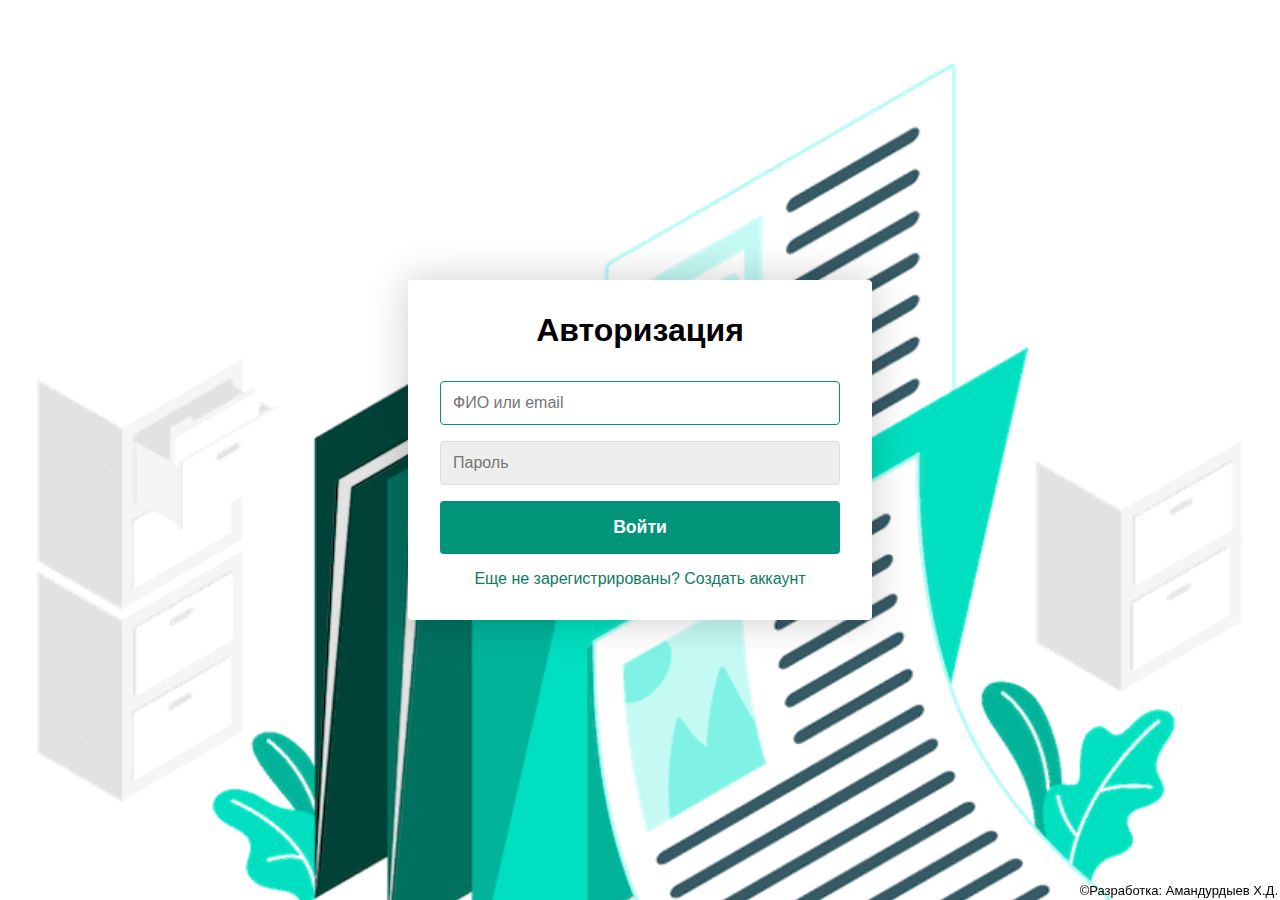
<file: index.html>
<!DOCTYPE html>

<head>
    <meta name="viewport" content="width=device-width, initial-scale=1.0">
    <meta charset="utf-8">
    <title>Вход</title>
    <link rel="shortcut icon" href="images/loginico.png">
    <link rel="stylesheet" href="styles/login.css">
</head>

<body>
    <div class="eventName">
        <h1>ТАМОЖЕННОЕ ДЕКЛАРИРОВАНИЕ</h1>
        <h2>Северо-Кавказский федеральный университет</h2>
        <h3>Кафедра экономики и внешнеэкономической деятельности</h3>
    </div>
    <div class="container">
        <form class="form" id="login">
            <h1 class="form__title">Авторизация</h1>
            <div class="form__message form__message--error"></div>
            <div class="form__input-group">
                <input type="text" name="data[loginUsername]" id="loginUsername" class="form__input" autofocus
                    placeholder="ФИО или email">
                <div class="form__input-error-message"></div>
            </div>
            <div class="form__input-group">
                <input type="password" name="data[loginPassword]" id="loginPassword" class="form__input" autofocus
                    placeholder="Пароль">
                <div class="form__input-error-message"></div>
            </div>
            <button class="form__button" type="submit">Войти</button>
            <p class="form__text">
                <a href="#" id="forgot" class="form__link"
                    title="Временно не работает. Обратитесь к администратору">Забыли пароль?</a>
            </p>
            <p class="form__text">
                <a class="form__link" href="./" id="linkCreateAccount">Еще не зарегистрированы? Создать аккаунт</a>
            </p>
        </form>
        <form method="POST" action="https://sheetdb.io/api/v1/35s7lj587xbgs" class="form form--hidden"
            id="createAccount">
            <h1 class="form__title">Регистрация</h1>
            <div class="form__message form__message--error"></div>
            <div class="form__input-group">
                <input type="text" name="data[signupUsername]" id="signupUsername" class="form__input" autofocus
                    placeholder="ФИО">
                <div class="form__input-error-message"></div>
            </div>
            <div class="form__input-group">
                <input type="text" name="data[signupEmail]" id="signupEmail" class="form__input" autofocus
                    placeholder="Email">
                <div class="form__input-error-message"></div>
            </div>
            <div class="form__input-group">
                <input type="password" name="data[signupPassword]" id="signupPassword" class="form__input" autofocus
                    placeholder="Пароль">
                <div class="form__input-error-message"></div>
            </div>
            <div class="form__input-group">
                <input type="password" id="signupPasswordConfirm" class="form__input" autofocus
                    placeholder="Подтверждение пароля">
                <div class="form__input-error-message"></div>
            </div>
            <button class="form__button" type="submit">Создать</button>
            <p class="form__text">
                <a class="form__link" href="./" id="linkLogin">Уже есть аккаунт? Вход</a>
            </p>
        </form>
    </div>
    <label for="" class="copyright">&copy;Разработка: Амандурдыев Х.Д.</label>
    <script src="scripts/login.js"></script>
</body>
</file>
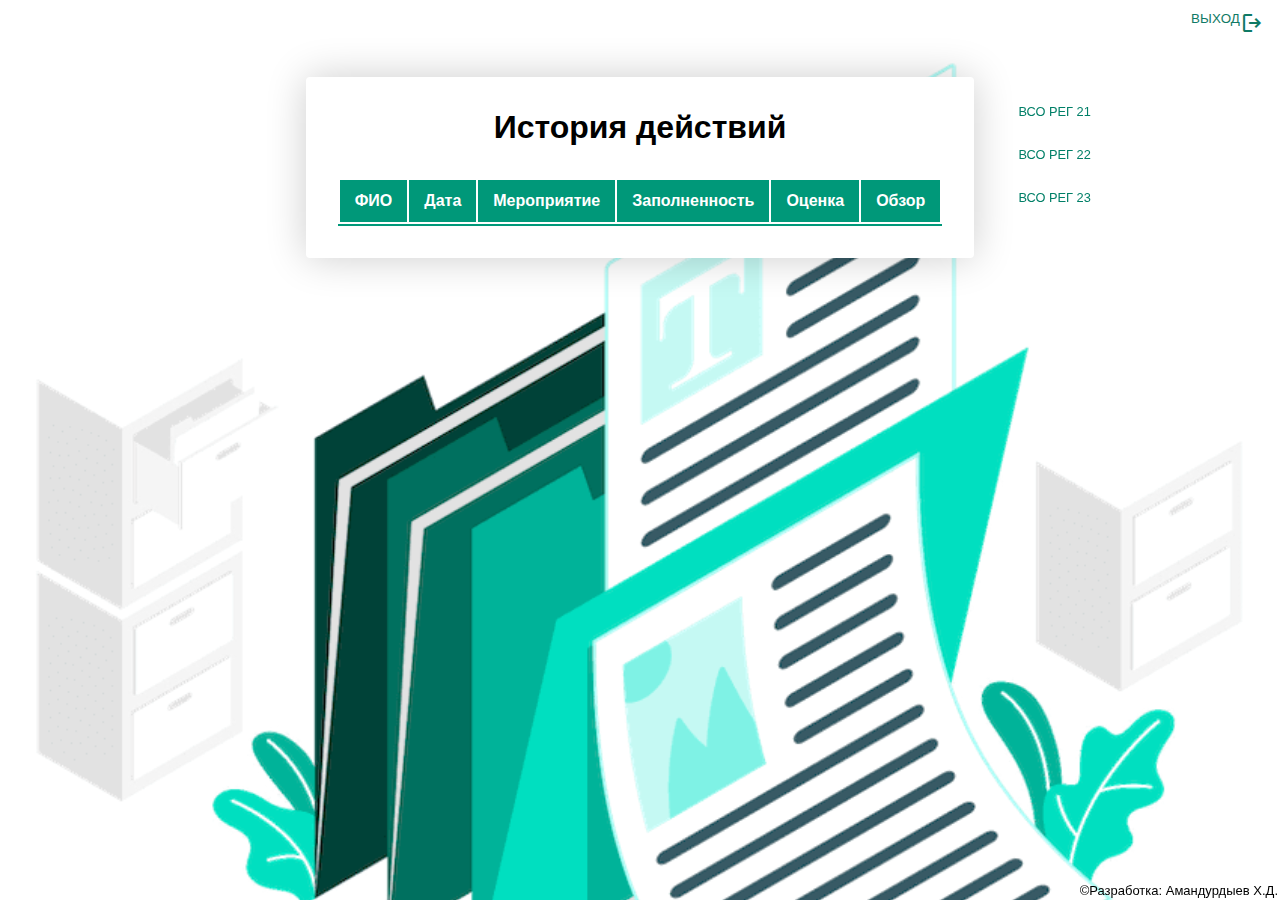
<file: menu.html>
<!DOCTYPE html>

<head>
  <meta name="viewport" lang="en" content="width=device-width, initial-scale=1.0">
  <meta charset="utf-8">
  <title>Меню</title>
  <link rel="shortcut icon" href="images/loginico.png">
  <link rel="stylesheet" href="styles/login.css">
  <link rel="stylesheet"
    href="https://fonts.googleapis.com/css2?family=Material+Symbols+Outlined:opsz,wght,FILL,GRAD@48,400,0,0" />
</head>

<body onload="getTransfering()">
  <!-- getTransfering() -->
  <div class="eventName">
    <h1 id="greeting"></h1>
    <h3>
      <br>Приветствуем Вас </br>
      <br>на Всероссийской олимпиаде</br>
      <br>по специальности "Таможенное дело"</br>
    </h3>
  </div>
  <div class="cont">
    <div class="container">
      <form class="form" id="menuContent">
        <h1 class="form__title">История действий</h1>
        <table class="output" id="resultsTable">
          <thead>
            <tr>
              <th>ФИО</th>
              <th>Дата</th>
              <th>Мероприятие</th>
              <th>Заполненность</th>
              <th>Оценка</th>
              <th id="extra">Обзор</th>
            </tr>
          </thead>
          <tbody id="bodyOfTable">

          </tbody>

        </table>

      </form>
    </div>
  </div>
  <div class="accordion">
    <div>
      <input type="radio" name="example_accordion" id="section1" class="accordion__input">
      <label for="section1" class="accordion__label">ВСО РЕГ 21</label>
      <div class="accordion__content">
        <p>Выберите работу</p>
        <p>
          <button class="workNot">Тесты</button>
          <button class="workNot">Задачи</button>
          <button class="work" work="ВСО РЕГ 21: ДЕКЛАРАЦИЯ">Декларация</button>
        </p>
      </div>
    </div>
    <div>
      <input type="radio" name="example_accordion" id="section2" class="accordion__input">
      <label for="section2" class="accordion__label">ВСО РЕГ 22</label>
      <div class="accordion__content">
        <p>Выберите работу</p>
        <p>
          <button class="workNot">Тесты</button>
          <button class="workNot">Задачи</button>
          <button class="work" work="ВСО РЕГ 22: ДЕКЛАРАЦИЯ">Декларация</button>
        </p>
      </div>
    </div>
    
    <div>
      <input type="radio" name="example_accordion" id="section4" class="accordion__input">
      <label for="section4" class="accordion__label">ВСО РЕГ 23</label>
      <div class="accordion__content">
        <p>Выберите работу</p>
        <p>
          <button class="work" work="ВСО РЕГ 23: ТЕСТЫ">Тесты</button>
          <button class="work" work="ВСО РЕГ 23: ЗАДАЧИ">Задачи</button>
          <button class="work" work="ВСО РЕГ 23: ДЕКЛАРАЦИЯ">Декларация</button>
        </p>
      </div>
    </div>
  </div>
  </div>
  <button type="button" class="quit">ВЫХОД<span class="material-symbols-outlined">logout</span></button>
  <label for="" class="copyright">&copy;Разработка: Амандурдыев Х.Д.</label>

  <div class="loader loader--hidden"></div>
  <script src='scripts/menu.js'></script>

</body>
</file>
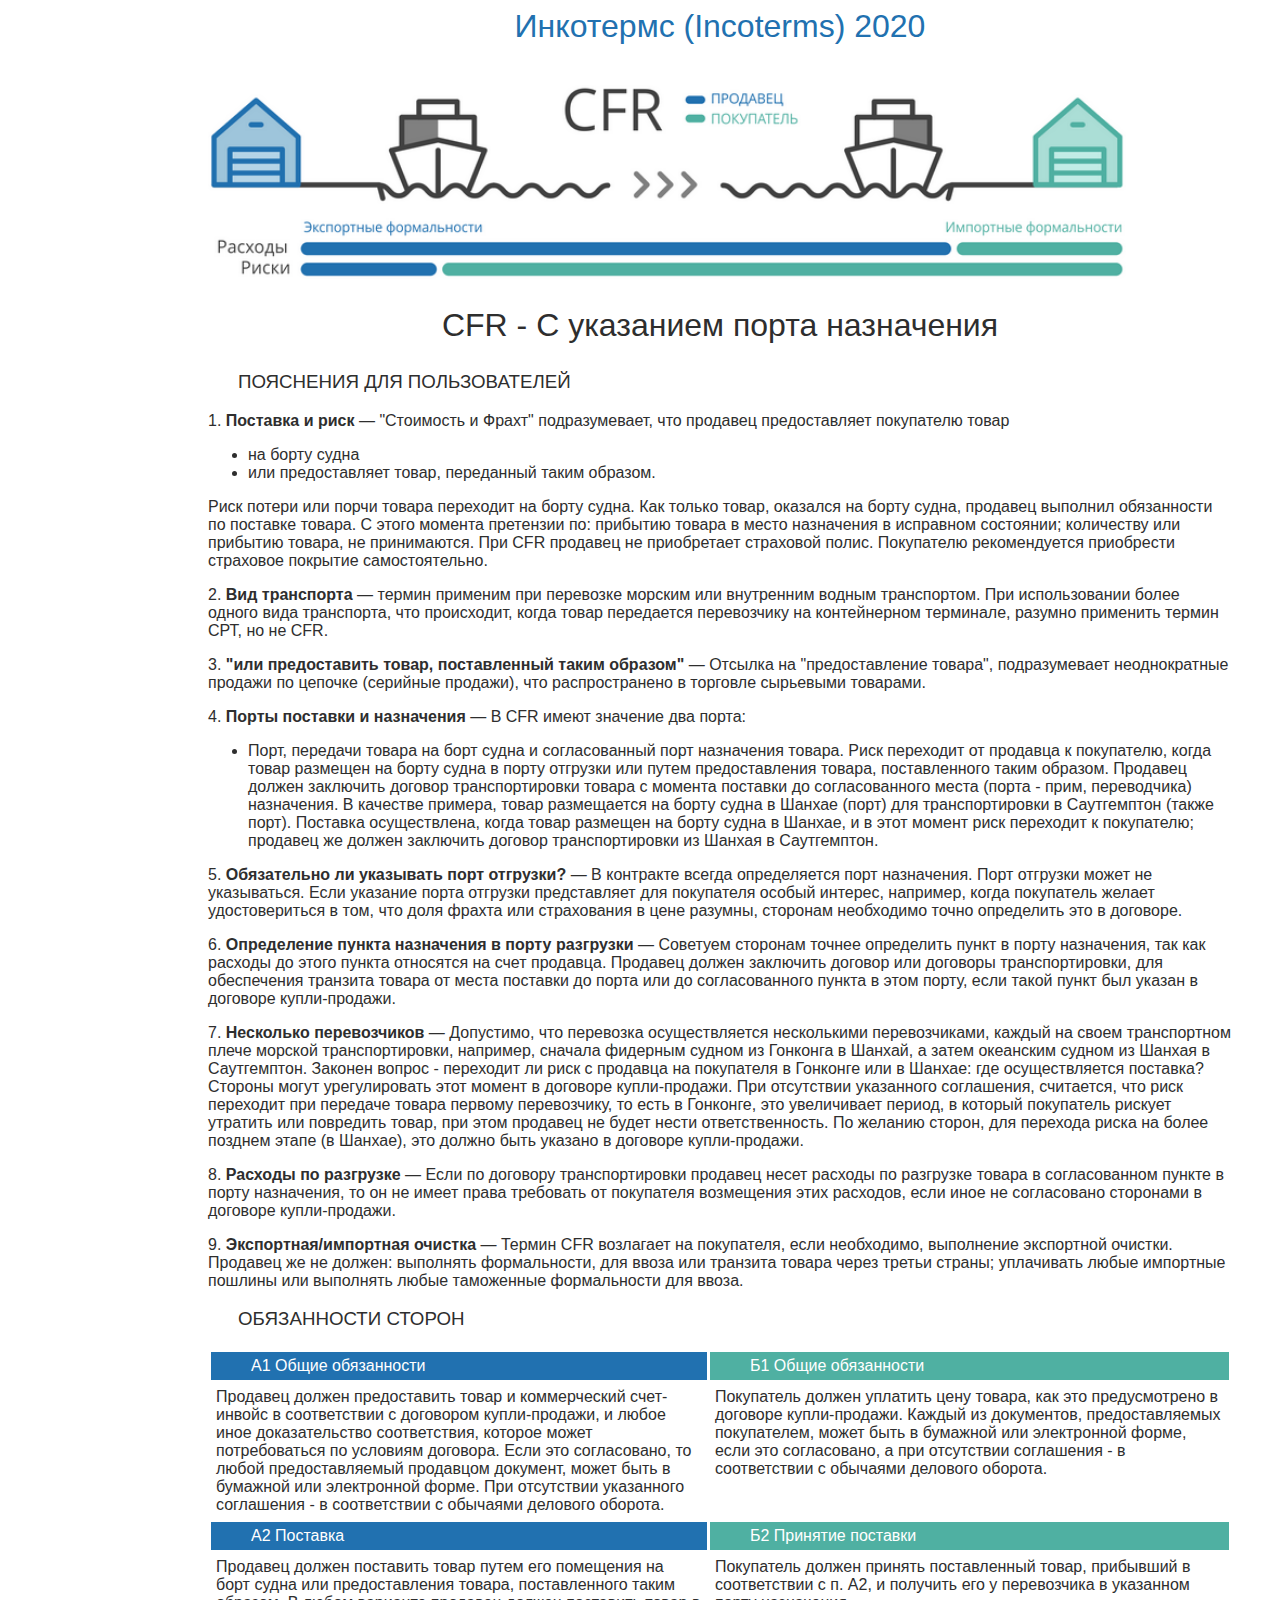
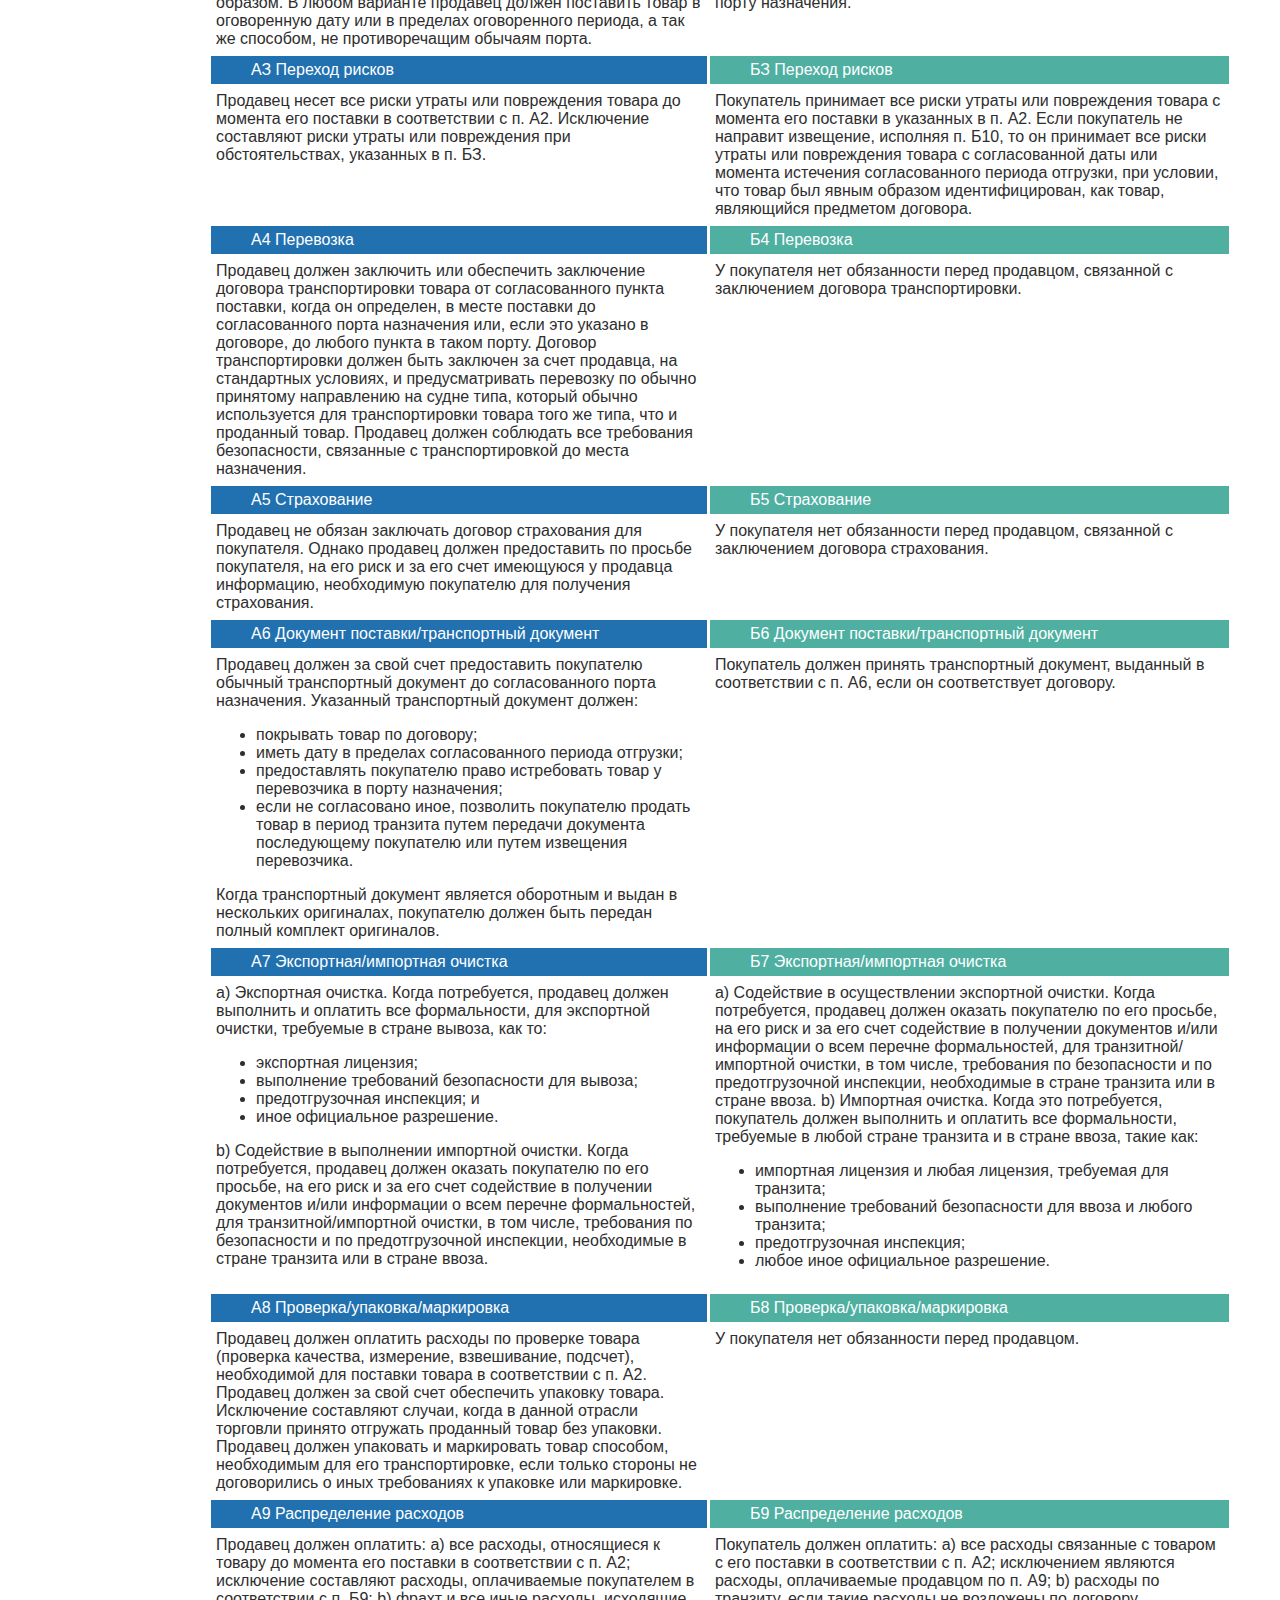
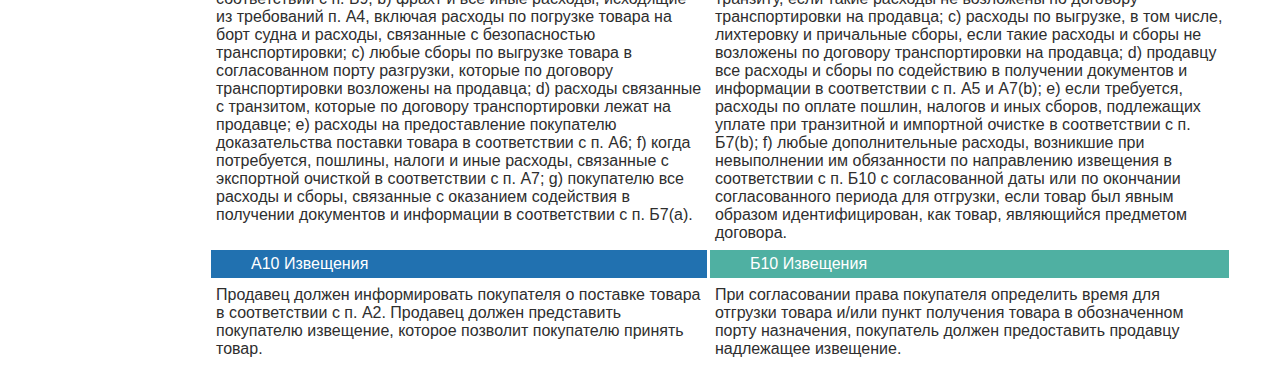
<file: pages/CFR.html>
<html><head>
    <meta http-equiv="Content-Type" content="text/html; charset=UTF-8">
    <title>Инкотермс (Incoterms) 2020 - CFR Стоимость и фрахт</title>
    <style type="text/css">
       body {background-color: white; color: #2e2e2e; width: 1024px; font-family: sans-serif; 
            padding-left: 200px; padding-right: 200px }
       h1 {color: #2171b0; font-size: 24pt; font-weight: lighter; text-align: center}
       h2 { font-size: 24pt; font-weight: lighter; text-align: center}
       h3 { font-weight: lighter; padding-left: 30px}
       a {color: #2171b0;}
       table {border-collapse: collapse;}
       tr {padding: 5px; border: 3px solid white;}
       td {padding: 5px; border: 3px solid white; vertical-align:top}
  
       .term {font-weight:bold; text-align: center;}
       .sel {padding-left: 40; background-color: #2171b0; color: white}
       .buy {padding-left: 40; background-color: #4fb0a2; color: white}
    </style>
  </head>
  <body>
  
  
  <h1>Инкотермс (Incoterms) 2020</h1>
  <img style="width:90%" src="../images/CFR.PNG">
  <h2>CFR - С указанием порта назначения</h2>
  <h3>ПОЯСНЕНИЯ ДЛЯ ПОЛЬЗОВАТЕЛЕЙ</h3>
  
  <p>1. <b>Поставка и риск</b> — "Стоимость и Фрахт" подразумевает, что продавец предоставляет покупателю товар</p>
  <ul>
  <li>на борту судна</li>
  <li>или предоставляет товар, переданный таким образом.</li>
  </ul>
  Риск потери или порчи товара переходит на борту судна. Как только товар, оказался на борту судна, продавец выполнил обязанности по поставке товара. С этого момента претензии по: прибытию товара в место назначения в исправном состоянии; количеству или прибытию товара, не принимаются.
  При CFR продавец не приобретает страховой полис. Покупателю рекомендуется приобрести страховое покрытие самостоятельно.
  
  <p>2. <b>Вид транспорта</b> — термин применим при перевозке морским или внутренним водным транспортом. При использовании более одного вида транспорта, что происходит, когда товар передается перевозчику на контейнерном терминале, разумно применить термин СРТ, но не CFR.</p>
  <p>3. <b>"или предоставить товар, поставленный таким образом"</b> — Отсылка на "предоставление товара", подразумевает неоднократные продажи по цепочке (серийные продажи), что распространено в торговле сырьевыми товарами.</p>
  <p>4. <b>Порты поставки и назначения</b> — В CFR имеют значение два порта:</p>
  <ul>
  <li>Порт, передачи товара на борт судна и согласованный порт назначения товара. Риск переходит от продавца к покупателю, когда товар размещен на борту судна в порту отгрузки или путем предоставления товара, поставленного таким образом. Продавец должен заключить договор транспортировки товара с момента поставки до согласованного места (порта - прим, переводчика) назначения. В качестве примера, товар размещается на борту судна в Шанхае (порт) для транспортировки в Саутгемптон (также порт). Поставка осуществлена, когда товар размещен на борту судна в Шанхае, и в этот момент риск переходит к покупателю; продавец же должен заключить договор транспортировки из Шанхая в Саутгемптон.</li>
  </ul>
  
  <p>5. <b>Обязательно ли указывать порт отгрузки?</b> — В контракте всегда определяется порт назначения. Порт отгрузки может не указываться. Если указание порта отгрузки представляет для покупателя особый интерес, например, когда покупатель желает удостовериться в том, что доля фрахта или страхования в цене разумны, сторонам необходимо точно определить это в договоре.</p>
  <p>6. <b>Определение пункта назначения в порту разгрузки</b> — Советуем сторонам точнее определить пункт в порту назначения, так как расходы до этого пункта относятся на счет продавца. Продавец должен заключить договор или договоры транспортировки, для обеспечения транзита товара от места поставки до порта или до согласованного пункта в этом порту, если такой пункт был указан в договоре купли-продажи.</p>
  <p>7. <b>Несколько перевозчиков</b> — Допустимо, что перевозка осуществляется несколькими перевозчиками, каждый на своем транспортном плече морской транспортировки, например, сначала фидерным судном из Гонконга в Шанхай, а затем океанским судном из Шанхая в Саутгемптон. Законен вопрос - переходит ли риск с продавца на покупателя в Гонконге или в Шанхае: где осуществляется поставка? Стороны могут урегулировать этот момент в договоре купли-продажи. При отсутствии указанного соглашения, считается, что риск переходит при передаче товара первому перевозчику, то есть в Гонконге, это увеличивает период, в который покупатель рискует утратить или повредить товар, при этом продавец не будет нести ответственность. По желанию сторон, для перехода риска на более позднем этапе (в Шанхае), это должно быть указано в договоре купли-продажи.</p>
  <p>8. <b>Расходы по разгрузке</b> — Если по договору транспортировки продавец несет расходы по разгрузке товара в согласованном пункте в порту назначения, то он не имеет права требовать от покупателя возмещения этих расходов, если иное не согласовано сторонами в договоре купли-продажи.</p>
  <p>9. <b>Экспортная/импортная очистка</b> — Термин CFR возлагает на покупателя, если необходимо, выполнение экспортной очистки. Продавец же не должен: выполнять формальности, для ввоза или транзита товара через третьи страны; уплачивать любые импортные пошлины или выполнять любые таможенные формальности для ввоза.</p>
  
  <h3>ОБЯЗАННОСТИ СТОРОН</h3>
  <table>
  <tbody><tr clаss="head"><td class="sel">А1 Общие обязанности</td><td class="buy">Б1 Общие обязанности</td></tr>
  <tr>
    <td>
  Продавец должен предоставить товар и коммерческий счет-инвойс в соответствии с договором купли-продажи, и любое иное доказательство соответствия, которое может потребоваться по условиям договора.
  Если это согласовано, то любой предоставляемый продавцом документ, может быть в бумажной или электронной форме. При отсутствии указанного соглашения - в соответствии с обычаями делового оборота.
    </td>
    <td>
  Покупатель должен уплатить цену товара, как это предусмотрено в договоре купли-продажи.
  Каждый из документов, предоставляемых покупателем, может быть в бумажной или электронной форме, если это согласовано, а при отсутствии соглашения - в соответствии с обычаями делового оборота.
    </td>
  </tr>
  
  <tr clаss="head"><td class="sel">А2 Поставка</td><td class="buy">Б2 Принятие поставки</td></tr>
  <tr>
    <td>
  Продавец должен поставить товар путем его помещения на борт судна или предоставления товара, поставленного таким образом. В любом варианте продавец должен поставить товар в оговоренную дату или в пределах оговоренного периода, а так же способом, не противоречащим обычаям порта.
    </td>
    <td>
  Покупатель должен принять поставленный товар, прибывший в соответствии с п. А2, и получить его у перевозчика в указанном порту назначения.
    </td>
  </tr>
  
  <tr clаss="head"><td class="sel">АЗ Переход рисков</td><td class="buy">БЗ Переход рисков</td></tr>
  <tr>
    <td>
  Продавец несет все риски утраты или повреждения товара до момента его поставки в соответствии с п. А2. Исключение составляют риски утраты или повреждения при обстоятельствах, указанных в п. БЗ.
    </td>
    <td>
  Покупатель принимает все риски утраты или повреждения товара с момента его поставки в указанных в п. А2.
  Если покупатель не направит извещение, исполняя п. Б10, то он принимает все риски утраты или повреждения товара с согласованной даты или момента истечения согласованного периода отгрузки, при условии, что товар был явным образом идентифицирован, как товар, являющийся предметом договора.
    </td>
  </tr>
  
  <tr clаss="head"><td class="sel">А4 Перевозка</td><td class="buy">Б4 Перевозка</td></tr>
  <tr>
    <td>
  Продавец должен заключить или обеспечить заключение договора транспортировки товара от согласованного пункта поставки, когда он определен, в месте поставки до согласованного порта назначения или, если это указано в договоре, до любого пункта в таком порту. Договор транспортировки должен быть заключен за счет продавца, на стандартных условиях, и предусматривать перевозку по обычно принятому направлению на судне типа, который обычно используется для транспортировки товара того же типа, что и проданный товар.
  Продавец должен соблюдать все требования безопасности, связанные с транспортировкой до места назначения.
    </td>
    <td>
  У покупателя нет обязанности перед продавцом, связанной с заключением договора транспортировки.
    </td>
  </tr>
  
  <tr clаss="head"><td class="sel">А5 Страхование</td><td class="buy">Б5 Страхование</td></tr>
  <tr>
    <td>
  Продавец не обязан заключать договор страхования для покупателя. Однако продавец должен предоставить по просьбе покупателя, на его риск и за его счет имеющуюся у продавца информацию, необходимую покупателю для получения страхования.
    </td>
    <td>
  У покупателя нет обязанности перед продавцом, связанной с заключением договора страхования.
    </td>
  </tr>
  
  <tr clаss="head"><td class="sel">А6 Документ поставки/транспортный документ</td><td class="buy">Б6 Документ поставки/транспортный документ</td></tr>
  <tr>
    <td>
  Продавец должен за свой счет предоставить покупателю обычный транспортный документ до согласованного порта назначения.
  Указанный транспортный документ должен:
  <ul>
  <li> покрывать товар по договору;</li>
  <li> иметь дату в пределах согласованного периода отгрузки;</li>
  <li> предоставлять покупателю право истребовать товар у перевозчика в порту назначения;</li>
  <li> если не согласовано иное, позволить покупателю продать товар в период транзита путем передачи документа последующему покупателю или путем извещения перевозчика.</li>
  </ul>
  Когда транспортный документ является оборотным и выдан в нескольких оригиналах, покупателю должен быть передан полный комплект оригиналов.
    </td>
    <td>
  Покупатель должен принять транспортный документ, выданный в соответствии с п. А6, если он соответствует договору.
    </td>
  </tr>
  
  <tr clаss="head"><td class="sel">А7 Экспортная/импортная очистка</td><td class="buy">Б7 Экспортная/импортная очистка</td></tr>
  <tr>
    <td>
  a) Экспортная очистка. Когда потребуется, продавец должен выполнить и оплатить все формальности, для экспортной очистки, требуемые в стране вывоза, как то:
  <ul>
  <li> экспортная лицензия;</li>
  <li> выполнение требований безопасности для вывоза;</li>
  <li> предотгрузочная инспекция; и</li>
  <li> иное официальное разрешение.</li>
  </ul>
  b) Содействие в выполнении импортной очистки. Когда потребуется, продавец должен оказать покупателю по его просьбе, на его риск и за его счет содействие в получении документов и/или информации о всем перечне формальностей, для транзитной/импортной очистки, в том числе, требования по безопасности и по предотгрузочной инспекции, необходимые в стране транзита или в стране ввоза.
    </td>
    <td>
  a) Содействие в осуществлении экспортной очистки. Когда потребуется, продавец должен оказать покупателю по его просьбе, на его риск и за его счет содействие в получении документов и/или информации о всем перечне формальностей, для транзитной/импортной очистки, в том числе, требования по безопасности и по предотгрузочной инспекции, необходимые в стране транзита или в стране ввоза.
  b) Импортная очистка. Когда это потребуется, покупатель должен выполнить и оплатить все формальности, требуемые в любой стране транзита и в стране ввоза, такие как:
  <ul>
  <li> импортная лицензия и любая лицензия, требуемая для транзита;</li>
  <li> выполнение требований безопасности для ввоза и любого транзита;</li>
  <li> предотгрузочная инспекция;</li>
  <li> любое иное официальное разрешение.</li>
  </ul>
    </td>
  </tr>
  
  <tr clаss="head"><td class="sel">А8 Проверка/упаковка/маркировка</td><td class="buy">Б8 Проверка/упаковка/маркировка</td></tr>
  <tr>
    <td>
  Продавец должен оплатить расходы по проверке товара (проверка качества, измерение, взвешивание, подсчет), необходимой для поставки товара в соответствии с п. А2.
  Продавец должен за свой счет обеспечить упаковку товара. Исключение составляют случаи, когда в данной отрасли торговли принято отгружать проданный товар без упаковки. Продавец должен упаковать и маркировать товар способом, необходимым для его транспортировке, если только стороны не договорились о иных требованиях к упаковке или маркировке.
    </td>
    <td>
  У покупателя нет обязанности перед продавцом.
    </td>
  </tr>
  
  <tr clаss="head"><td class="sel">А9 Распределение расходов</td><td class="buy">Б9 Распределение расходов</td></tr>
  <tr>
    <td>
  Продавец должен оплатить:
  a) все расходы, относящиеся к товару до момента его поставки в соответствии с п. А2; исключение составляют расходы, оплачиваемые покупателем в соответствии с п. Б9;
  b) фрахт и все иные расходы, исходящие из требований п. А4, включая расходы по погрузке товара на борт судна и расходы, связанные с безопасностью транспортировки;
  c) любые сборы по выгрузке товара в согласованном порту разгрузки, которые по договору транспортировки возложены на продавца;
  d) расходы связанные с транзитом, которые по договору транспортировки лежат на продавце;
  e) расходы на предоставление покупателю доказательства поставки товара в соответствии с п. А6;
  f) когда потребуется, пошлины, налоги и иные расходы, связанные с экспортной очисткой в соответствии с п. А7;
  g) покупателю все расходы и сборы, связанные с оказанием содействия в получении документов и информации в соответствии с п. Б7(а).
    </td>
    <td>
  Покупатель должен оплатить:
  a) все расходы связанные с товаром с его поставки в соответствии с п. А2; исключением являются расходы, оплачиваемые продавцом по п. А9;
  b) расходы по транзиту, если такие расходы не возложены по договору транспортировки на продавца;
  c) расходы по выгрузке, в том числе, лихтеровку и причальные сборы, если такие расходы и сборы не возложены по договору транспортировки на продавца;
  d) продавцу все расходы и сборы по содействию в получении документов и информации в соответствии с п. А5 и А7(b);
  e) если требуется, расходы по оплате пошлин, налогов и иных сборов, подлежащих уплате при транзитной и импортной очистке в соответствии с п. Б7(b);
  f) любые дополнительные расходы, возникшие при невыполнении им обязанности по направлению извещения в соответствии с п. Б10 с согласованной даты или по окончании согласованного периода для отгрузки, если товар был явным образом идентифицирован, как товар, являющийся предметом договора.
    </td>
  </tr>
  
  <tr clаss="head"><td class="sel">А10 Извещения</td><td class="buy">Б10 Извещения</td></tr>
  <tr>
    <td>
  Продавец должен информировать покупателя о поставке товара в соответствии с п. А2.
  Продавец должен представить покупателю извещение, которое позволит покупателю принять товар.
    </td>
    <td>
  При согласовании права покупателя определить время для отгрузки товара и/или пункт получения товара в обозначенном порту назначения, покупатель должен предоставить продавцу надлежащее извещение.
    </td>
  </tr>
  </tbody></table>
  
  
  </body></html>
</file>
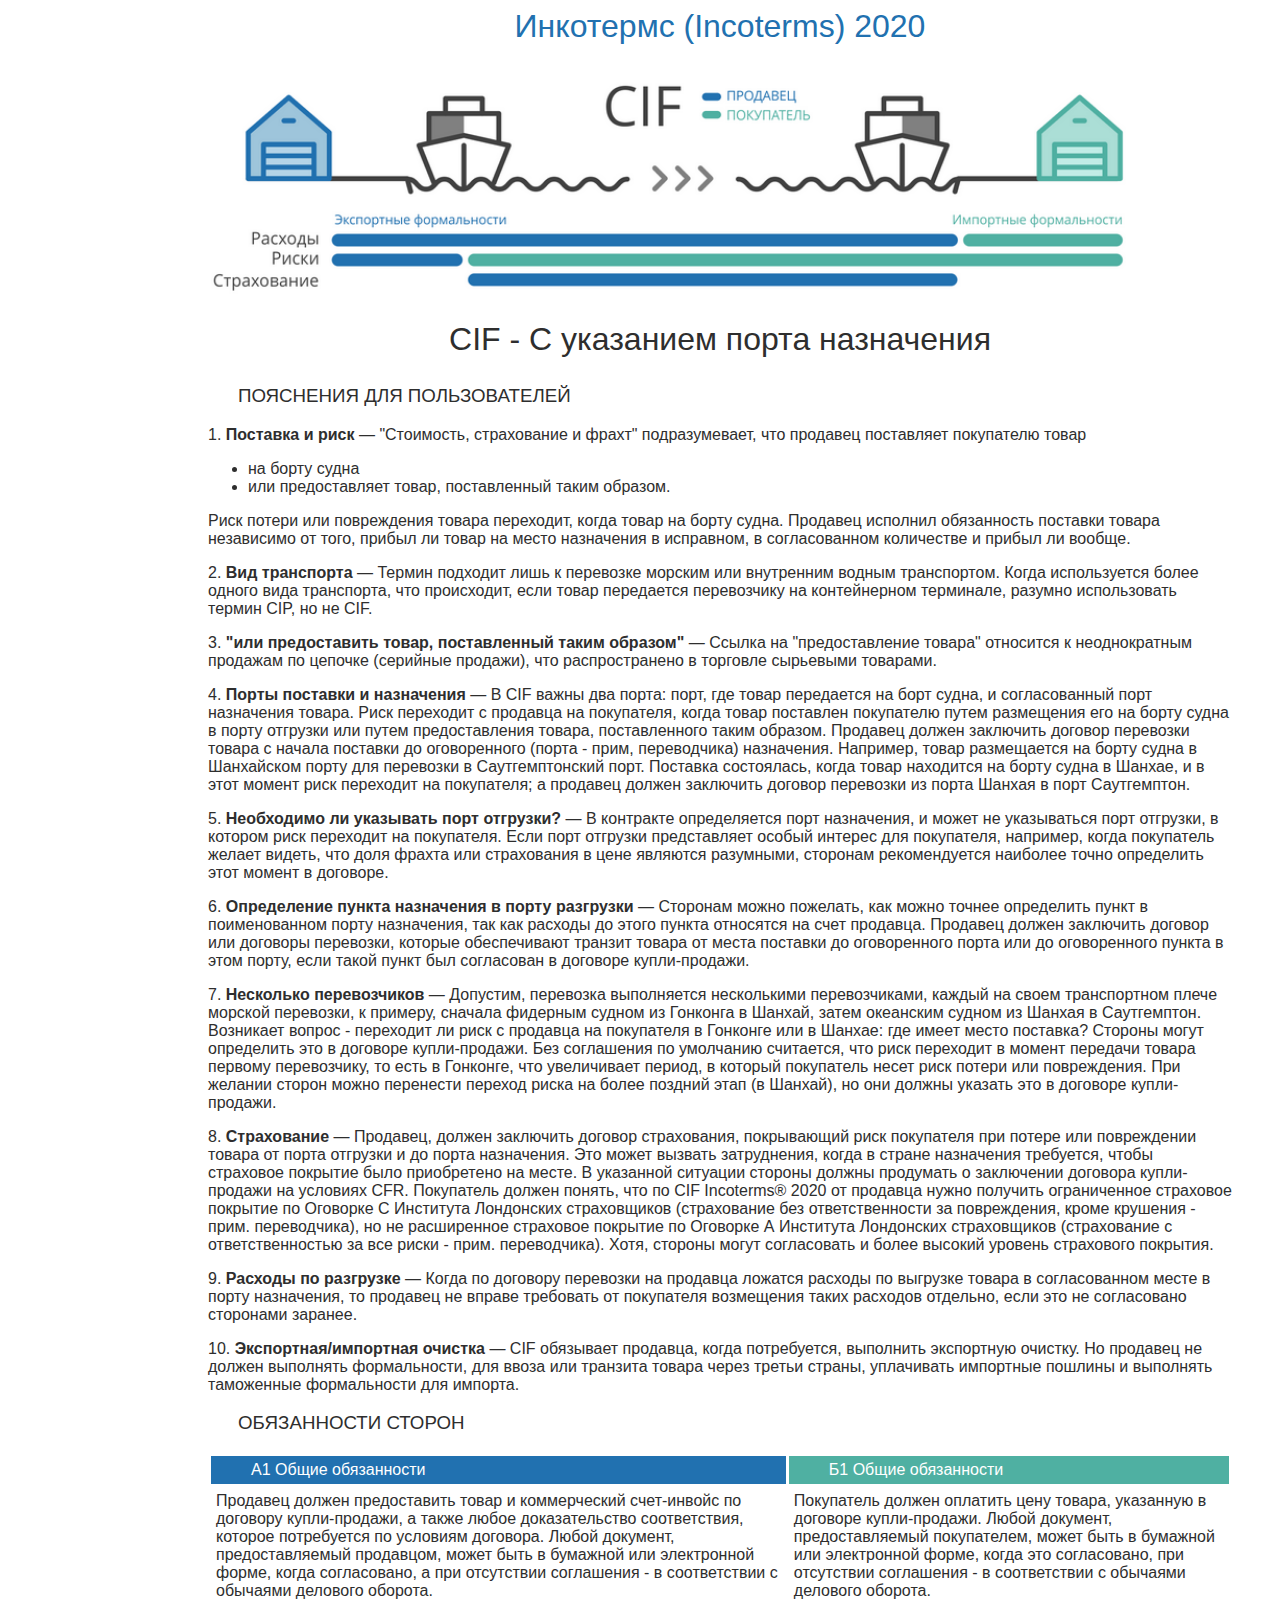
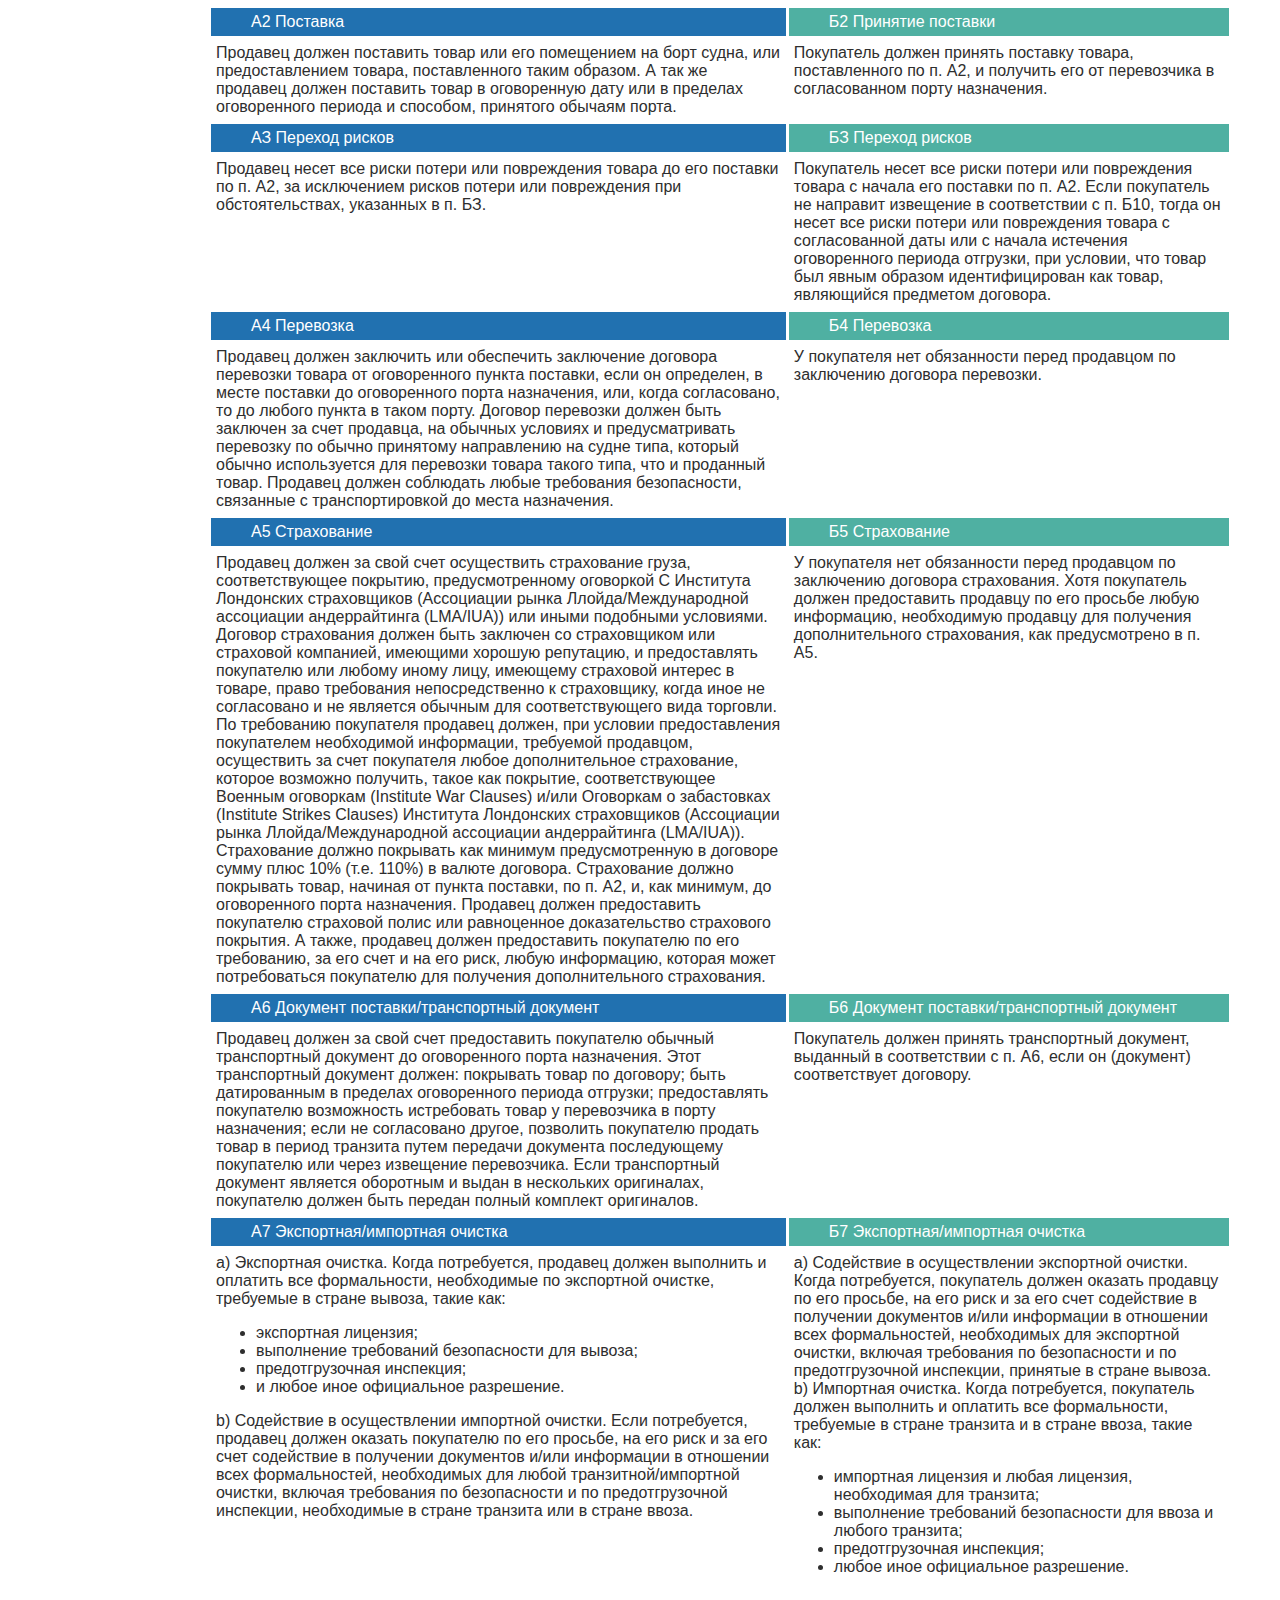
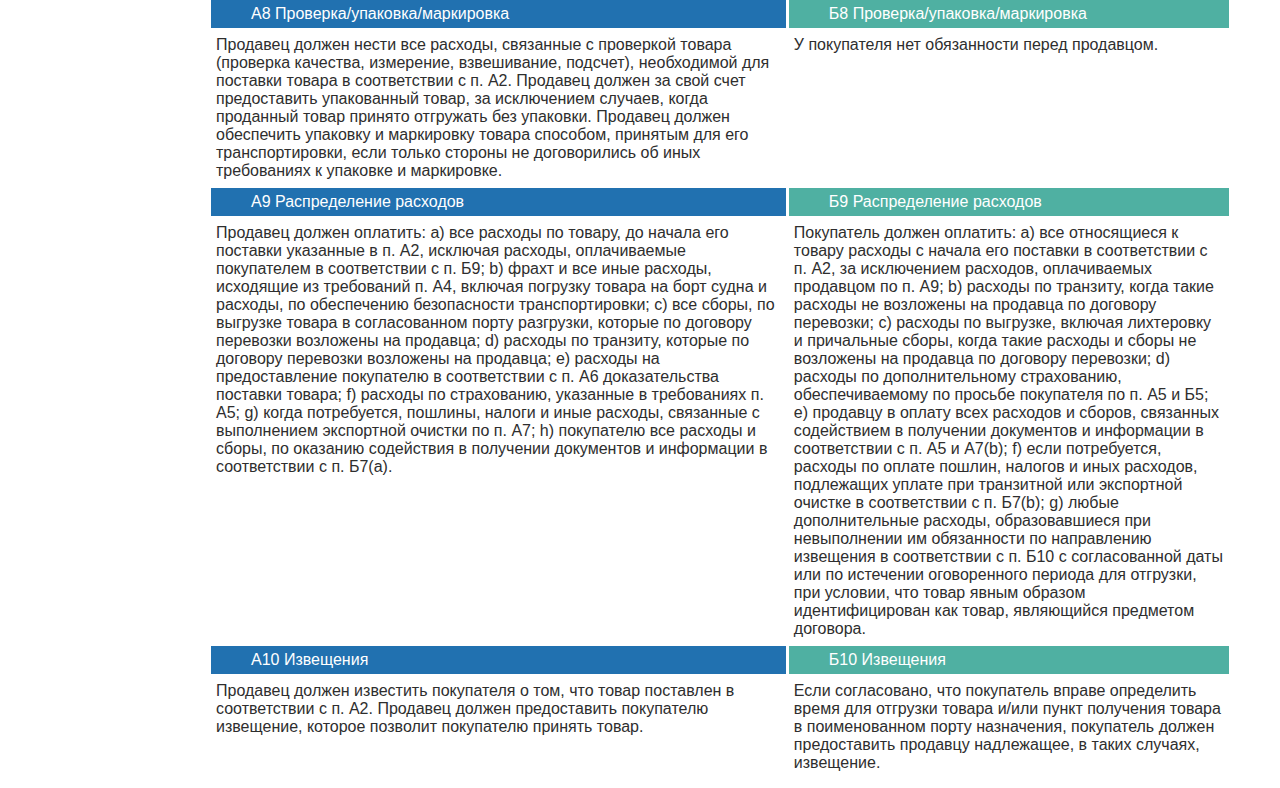
<file: pages/CIF.html>
<html><head>
    <meta http-equiv="Content-Type" content="text/html; charset=UTF-8">
    <title>Инкотермс (Incoterms) 2020 - CIF Стоимость, страхование и фрахт</title>
    <style type="text/css">
       body {background-color: white; color: #2e2e2e; width: 1024px; font-family: sans-serif; 
            padding-left: 200px; padding-right: 200px }
       h1 {color: #2171b0; font-size: 24pt; font-weight: lighter; text-align: center}
       h2 { font-size: 24pt; font-weight: lighter; text-align: center}
       h3 { font-weight: lighter; padding-left: 30px}
       a {color: #2171b0;}
       table {border-collapse: collapse;}
       tr {padding: 5px; border: 3px solid white;}
       td {padding: 5px; border: 3px solid white; vertical-align:top}
  
       .term {font-weight:bold; text-align: center;}
       .sel {padding-left: 40; background-color: #2171b0; color: white}
       .buy {padding-left: 40; background-color: #4fb0a2; color: white}
    </style>
  </head>
  <body>
  
  
  <h1>Инкотермс (Incoterms) 2020</h1>
  <img style="width:90%" src="../images/CIF.PNG">
  <h2>CIF - С указанием порта назначения</h2>
  <h3>ПОЯСНЕНИЯ ДЛЯ ПОЛЬЗОВАТЕЛЕЙ</h3>
  
  <p>1. <b>Поставка и риск</b> — "Стоимость, страхование и фрахт" подразумевает, что продавец поставляет покупателю товар</p>
  <ul>
  <li>на борту судна</li>
  <li>или предоставляет товар, поставленный таким образом.</li>
  </ul>
  Риск потери или повреждения товара переходит, когда товар на борту судна. Продавец исполнил обязанность поставки товара независимо от того, прибыл ли товар на место назначения в исправном, в согласованном количестве и прибыл ли вообще.
  
  <p>2. <b>Вид транспорта</b> — Термин подходит лишь к перевозке морским или внутренним водным транспортом. Когда используется более одного вида транспорта, что происходит, если товар передается перевозчику на контейнерном терминале, разумно использовать термин CIP, но не CIF.</p>
  <p>3. <b>"или предоставить товар, поставленный таким образом"</b> — Ссылка на "предоставление товара" относится к неоднократным продажам по цепочке (серийные продажи), что распространено в торговле сырьевыми товарами.</p>
  <p>4. <b>Порты поставки и назначения</b> — В CIF важны два порта: порт, где товар передается на борт судна, и согласованный порт назначения товара. Риск переходит с продавца на покупателя, когда товар поставлен покупателю путем размещения его на борту судна в порту отгрузки или путем предоставления товара, поставленного таким образом. Продавец должен заключить договор перевозки товара с начала поставки до оговоренного (порта - прим, переводчика) назначения. Например, товар размещается на борту судна в Шанхайском порту для перевозки в Саутгемптонский порт. Поставка состоялась, когда товар находится на борту судна в Шанхае, и в этот момент риск переходит на покупателя; а продавец должен заключить договор перевозки из порта Шанхая в порт Саутгемптон.</p>
  <p>5. <b>Необходимо ли указывать порт отгрузки?</b> — В контракте определяется порт назначения, и может не указываться порт отгрузки, в котором риск переходит на покупателя. Если порт отгрузки представляет особый интерес для покупателя, например, когда покупатель желает видеть, что доля фрахта или страхования в цене являются разумными, сторонам рекомендуется наиболее точно определить этот момент в договоре.</p>
  <p>6. <b>Определение пункта назначения в порту разгрузки</b> — Сторонам можно пожелать, как можно точнее определить пункт в поименованном порту назначения, так как расходы до этого пункта относятся на счет продавца. Продавец должен заключить договор или договоры перевозки, которые обеспечивают транзит товара от места поставки до оговоренного порта или до оговоренного пункта в этом порту, если такой пункт был согласован в договоре купли-продажи.</p>
  <p>7. <b>Несколько перевозчиков</b> — Допустим, перевозка выполняется несколькими перевозчиками, каждый на своем транспортном плече морской перевозки, к примеру, сначала фидерным судном из Гонконга в Шанхай, затем океанским судном из Шанхая в Саутгемптон. Возникает вопрос - переходит ли риск с продавца на покупателя в Гонконге или в Шанхае: где имеет место поставка? Стороны могут определить это в договоре купли-продажи. Без соглашения по умолчанию считается, что риск переходит в момент передачи товара первому перевозчику, то есть в Гонконге, что увеличивает период, в который покупатель несет риск потери или повреждения. При желании сторон можно перенести переход риска на более поздний этап (в Шанхай), но они должны указать это в договоре купли-продажи.</p>
  <p>8. <b>Страхование</b> — Продавец, должен заключить договор страхования, покрывающий риск покупателя при потере или повреждении товара от порта отгрузки и до порта назначения. Это может вызвать затруднения, когда в стране назначения требуется, чтобы страховое покрытие было приобретено на месте. В указанной ситуации стороны должны продумать о заключении договора купли-продажи на условиях CFR. Покупатель должен понять, что по CIF Incoterms® 2020 от продавца нужно получить ограниченное страховое покрытие по Оговорке С Института Лондонских страховщиков (страхование без ответственности за повреждения, кроме крушения - прим. переводчика), но не расширенное страховое покрытие по Оговорке А Института Лондонских страховщиков (страхование с ответственностью за все риски - прим. переводчика). Хотя, стороны могут согласовать и более высокий уровень страхового покрытия.</p>
  <p>9. <b>Расходы по разгрузке</b> — Когда по договору перевозки на продавца ложатся расходы по выгрузке товара в согласованном месте в порту назначения, то продавец не вправе требовать от покупателя возмещения таких расходов отдельно, если это не согласовано сторонами заранее.</p>
  <p>10. <b>Экспортная/импортная очистка</b> — CIF обязывает продавца, когда потребуется, выполнить экспортную очистку. Но продавец не должен выполнять формальности, для ввоза или транзита товара через третьи страны, уплачивать импортные пошлины и выполнять таможенные формальности для импорта.</p>
  
  <h3>ОБЯЗАННОСТИ СТОРОН</h3>
  <table>
  <tbody><tr clаss="head"><td class="sel">А1 Общие обязанности</td><td class="buy">Б1 Общие обязанности</td></tr>
  <tr>
    <td>
  Продавец должен предоставить товар и коммерческий счет-инвойс по договору купли-продажи, а также любое доказательство соответствия, которое потребуется по условиям договора.
  Любой документ, предоставляемый продавцом, может быть в бумажной или электронной форме, когда согласовано, а при отсутствии соглашения - в соответствии с обычаями делового оборота.
    </td>
    <td>
  Покупатель должен оплатить цену товара, указанную в договоре купли-продажи.
  Любой документ, предоставляемый покупателем, может быть в бумажной или электронной форме, когда это согласовано, при отсутствии соглашения - в соответствии с обычаями делового оборота.
    </td>
  </tr>
  
  <tr clаss="head"><td class="sel">А2 Поставка</td><td class="buy">Б2 Принятие поставки</td></tr>
  <tr>
    <td>
  Продавец должен поставить товар или его помещением на борт судна, или предоставлением товара, поставленного таким образом. А так же продавец должен поставить товар в оговоренную дату или в пределах оговоренного периода и способом, принятого обычаям порта.
    </td>
    <td>
  Покупатель должен принять поставку товара, поставленного по п. А2, и получить его от перевозчика в согласованном порту назначения.
    </td>
  </tr>
  
  <tr clаss="head"><td class="sel">АЗ Переход рисков</td><td class="buy">БЗ Переход рисков</td></tr>
  <tr>
    <td>
  Продавец несет все риски потери или повреждения товара до его поставки по п. А2, за исключением рисков потери или повреждения при обстоятельствах, указанных в п. БЗ.
    </td>
    <td>
  Покупатель несет все риски потери или повреждения товара с начала его поставки по п. А2.
  Если покупатель не направит извещение в соответствии с п. Б10, тогда он несет все риски потери или повреждения товара с согласованной даты или с начала истечения оговоренного периода отгрузки, при условии, что товар был явным образом идентифицирован как товар, являющийся предметом договора.
    </td>
  </tr>
  
  <tr clаss="head"><td class="sel">А4 Перевозка</td><td class="buy">Б4 Перевозка</td></tr>
  <tr>
    <td>
  Продавец должен заключить или обеспечить заключение договора перевозки товара от оговоренного пункта поставки, если он определен, в месте поставки до оговоренного порта назначения, или, когда согласовано, то до любого пункта в таком порту. Договор перевозки должен быть заключен за счет продавца, на обычных условиях и предусматривать перевозку по обычно принятому направлению на судне типа, который обычно используется для перевозки товара такого типа, что и проданный товар.
  Продавец должен соблюдать любые требования безопасности, связанные с транспортировкой до места назначения.
    </td>
    <td>
  У покупателя нет обязанности перед продавцом по заключению договора перевозки.
    </td>
  </tr>
  
  <tr clаss="head"><td class="sel">А5 Страхование</td><td class="buy">Б5 Страхование</td></tr>
  <tr>
    <td>
  Продавец должен за свой счет осуществить страхование груза, соответствующее покрытию, предусмотренному оговоркой С Института Лондонских страховщиков (Ассоциации рынка Ллойда/Международной ассоциации андеррайтинга (LMA/IUA)) или иными подобными условиями. Договор страхования должен быть заключен со страховщиком или страховой компанией, имеющими хорошую репутацию, и предоставлять покупателю или любому иному лицу, имеющему страховой интерес в товаре, право требования непосредственно к страховщику, когда иное не согласовано и не является обычным для соответствующего вида торговли.
  По требованию покупателя продавец должен, при условии предоставления покупателем необходимой информации, требуемой продавцом, осуществить за счет покупателя любое дополнительное страхование, которое возможно получить, такое как покрытие, соответствующее Военным оговоркам (Institute War Clauses) и/или Оговоркам о забастовках (Institute Strikes Clauses) Института Лондонских страховщиков (Ассоциации рынка Ллойда/Международной ассоциации андеррайтинга (LMA/IUA)).
  Страхование должно покрывать как минимум предусмотренную в договоре сумму плюс 10% (т.е. 110%) в валюте договора.
  Страхование должно покрывать товар, начиная от пункта поставки, по п. А2, и, как минимум, до оговоренного порта назначения.
  Продавец должен предоставить покупателю страховой полис или равноценное доказательство страхового покрытия.
  А также, продавец должен предоставить покупателю по его требованию, за его счет и на его риск, любую информацию, которая может потребоваться покупателю для получения дополнительного страхования.
    </td>
    <td>
  У покупателя нет обязанности перед продавцом по заключению договора страхования. Хотя покупатель должен предоставить продавцу по его просьбе любую информацию, необходимую продавцу для получения дополнительного страхования, как предусмотрено в п. А5.
    </td>
  </tr>
  
  <tr clаss="head"><td class="sel">А6 Документ поставки/транспортный документ</td><td class="buy">Б6 Документ поставки/транспортный документ</td></tr>
  <tr>
    <td>
  Продавец должен за свой счет предоставить покупателю обычный транспортный документ до оговоренного порта назначения.
  Этот транспортный документ должен:
  покрывать товар по договору;
  быть датированным в пределах оговоренного периода отгрузки;
  предоставлять покупателю возможность истребовать товар у перевозчика в порту назначения;
  если не согласовано другое, позволить покупателю продать товар в период транзита путем передачи документа последующему покупателю или через извещение перевозчика.
  Если транспортный документ является оборотным и выдан в нескольких оригиналах, покупателю должен быть передан полный комплект оригиналов.
    </td>
    <td>
  Покупатель должен принять транспортный документ, выданный в соответствии с п. А6, если он (документ) соответствует договору.
    </td>
  </tr>
  
  <tr clаss="head"><td class="sel">А7 Экспортная/импортная очистка</td><td class="buy">Б7 Экспортная/импортная очистка</td></tr>
  <tr>
    <td>
  a) Экспортная очистка. Когда потребуется, продавец должен выполнить и оплатить все формальности, необходимые по экспортной очистке, требуемые в стране вывоза, такие как:
  <ul>
  <li> экспортная лицензия;</li>
  <li> выполнение требований безопасности для вывоза;</li>
  <li> предотгрузочная инспекция;</li>
  <li> и любое иное официальное разрешение.</li>
  </ul>
  b) Содействие в осуществлении импортной очистки. Если потребуется, продавец должен оказать покупателю по его просьбе, на его риск и за его счет содействие в получении документов и/или информации в отношении всех формальностей, необходимых для любой транзитной/импортной очистки, включая требования по безопасности и по предотгрузочной инспекции, необходимые в стране транзита или в стране ввоза.
    </td>
    <td>
  a) Содействие в осуществлении экспортной очистки. Когда потребуется, покупатель должен оказать продавцу по его просьбе, на его риск и за его счет содействие в получении документов и/или информации в отношении всех формальностей, необходимых для экспортной очистки, включая требования по безопасности и по предотгрузочной инспекции, принятые в стране вывоза.
  b) Импортная очистка. Когда потребуется, покупатель должен выполнить и оплатить все формальности, требуемые в стране транзита и в стране ввоза, такие как:
  <ul>
  <li> импортная лицензия и любая лицензия, необходимая для транзита;</li>
  <li> выполнение требований безопасности для ввоза и любого транзита;</li>
  <li> предотгрузочная инспекция;</li>
  <li> любое иное официальное разрешение.</li>
  </ul>
    </td>
  </tr>
  
  <tr clаss="head"><td class="sel">А8 Проверка/упаковка/маркировка</td><td class="buy">Б8 Проверка/упаковка/маркировка</td></tr>
  <tr>
    <td>
  Продавец должен нести все расходы, связанные с проверкой товара (проверка качества, измерение, взвешивание, подсчет), необходимой для поставки товара в соответствии с п. А2.
  Продавец должен за свой счет предоставить упакованный товар, за исключением случаев, когда проданный товар принято отгружать без упаковки. Продавец должен обеспечить упаковку и маркировку товара способом, принятым для его транспортировки, если только стороны не договорились об иных требованиях к упаковке и маркировке.
    </td>
    <td>
  У покупателя нет обязанности перед продавцом.
    </td>
  </tr>
  
  <tr clаss="head"><td class="sel">А9 Распределение расходов</td><td class="buy">Б9 Распределение расходов</td></tr>
  <tr>
    <td>
  Продавец должен оплатить:
  a) все расходы по товару, до начала его поставки указанные в п. А2, исключая расходы, оплачиваемые покупателем в соответствии с п. Б9;
  b) фрахт и все иные расходы, исходящие из требований п. А4, включая погрузку товара на борт судна и расходы, по обеспечению безопасности транспортировки;
  c) все сборы, по выгрузке товара в согласованном порту разгрузки, которые по договору перевозки возложены на продавца;
  d) расходы по транзиту, которые по договору перевозки возложены на продавца;
  e) расходы на предоставление покупателю в соответствии с п. А6 доказательства поставки товара;
  f) расходы по страхованию, указанные в требованиях п. А5;
  g) когда потребуется, пошлины, налоги и иные расходы, связанные с выполнением экспортной очистки по п. А7;
  h) покупателю все расходы и сборы, по оказанию содействия в получении документов и информации в соответствии с п. Б7(а).
    </td>
    <td>
  Покупатель должен оплатить:
  a) все относящиеся к товару расходы с начала его поставки в соответствии с п. А2, за исключением расходов, оплачиваемых продавцом по п. А9;
  b) расходы по транзиту, когда такие расходы не возложены на продавца по договору перевозки;
  c) расходы по выгрузке, включая лихтеровку и причальные сборы, когда такие расходы и сборы не возложены на продавца по договору перевозки;
  d) расходы по дополнительному страхованию, обеспечиваемому по просьбе покупателя по п. А5 и Б5;
  e) продавцу в оплату всех расходов и сборов, связанных содействием в получении документов и информации в соответствии с п. А5 и А7(b);
  f) если потребуется, расходы по оплате пошлин, налогов и иных расходов, подлежащих уплате при транзитной или экспортной очистке в соответствии с п. Б7(b);
  g) любые дополнительные расходы, образовавшиеся при невыполнении им обязанности по направлению извещения в соответствии с п. Б10 с согласованной даты или по истечении оговоренного периода для отгрузки, при условии, что товар явным образом идентифицирован как товар, являющийся предметом договора.
    </td>
  </tr>
  
  <tr clаss="head"><td class="sel">А10 Извещения</td><td class="buy">Б10 Извещения</td></tr>
  <tr>
    <td>
  Продавец должен известить покупателя о том, что товар поставлен в соответствии с п. А2. Продавец должен предоставить покупателю извещение, которое позволит покупателю принять товар.
    </td>
    <td>
  Если согласовано, что покупатель вправе определить время для отгрузки товара и/или пункт получения товара в поименованном порту назначения, покупатель должен предоставить продавцу надлежащее, в таких случаях, извещение.
    </td>
  </tr>
  </tbody></table>
  
  
  </body></html>
</file>
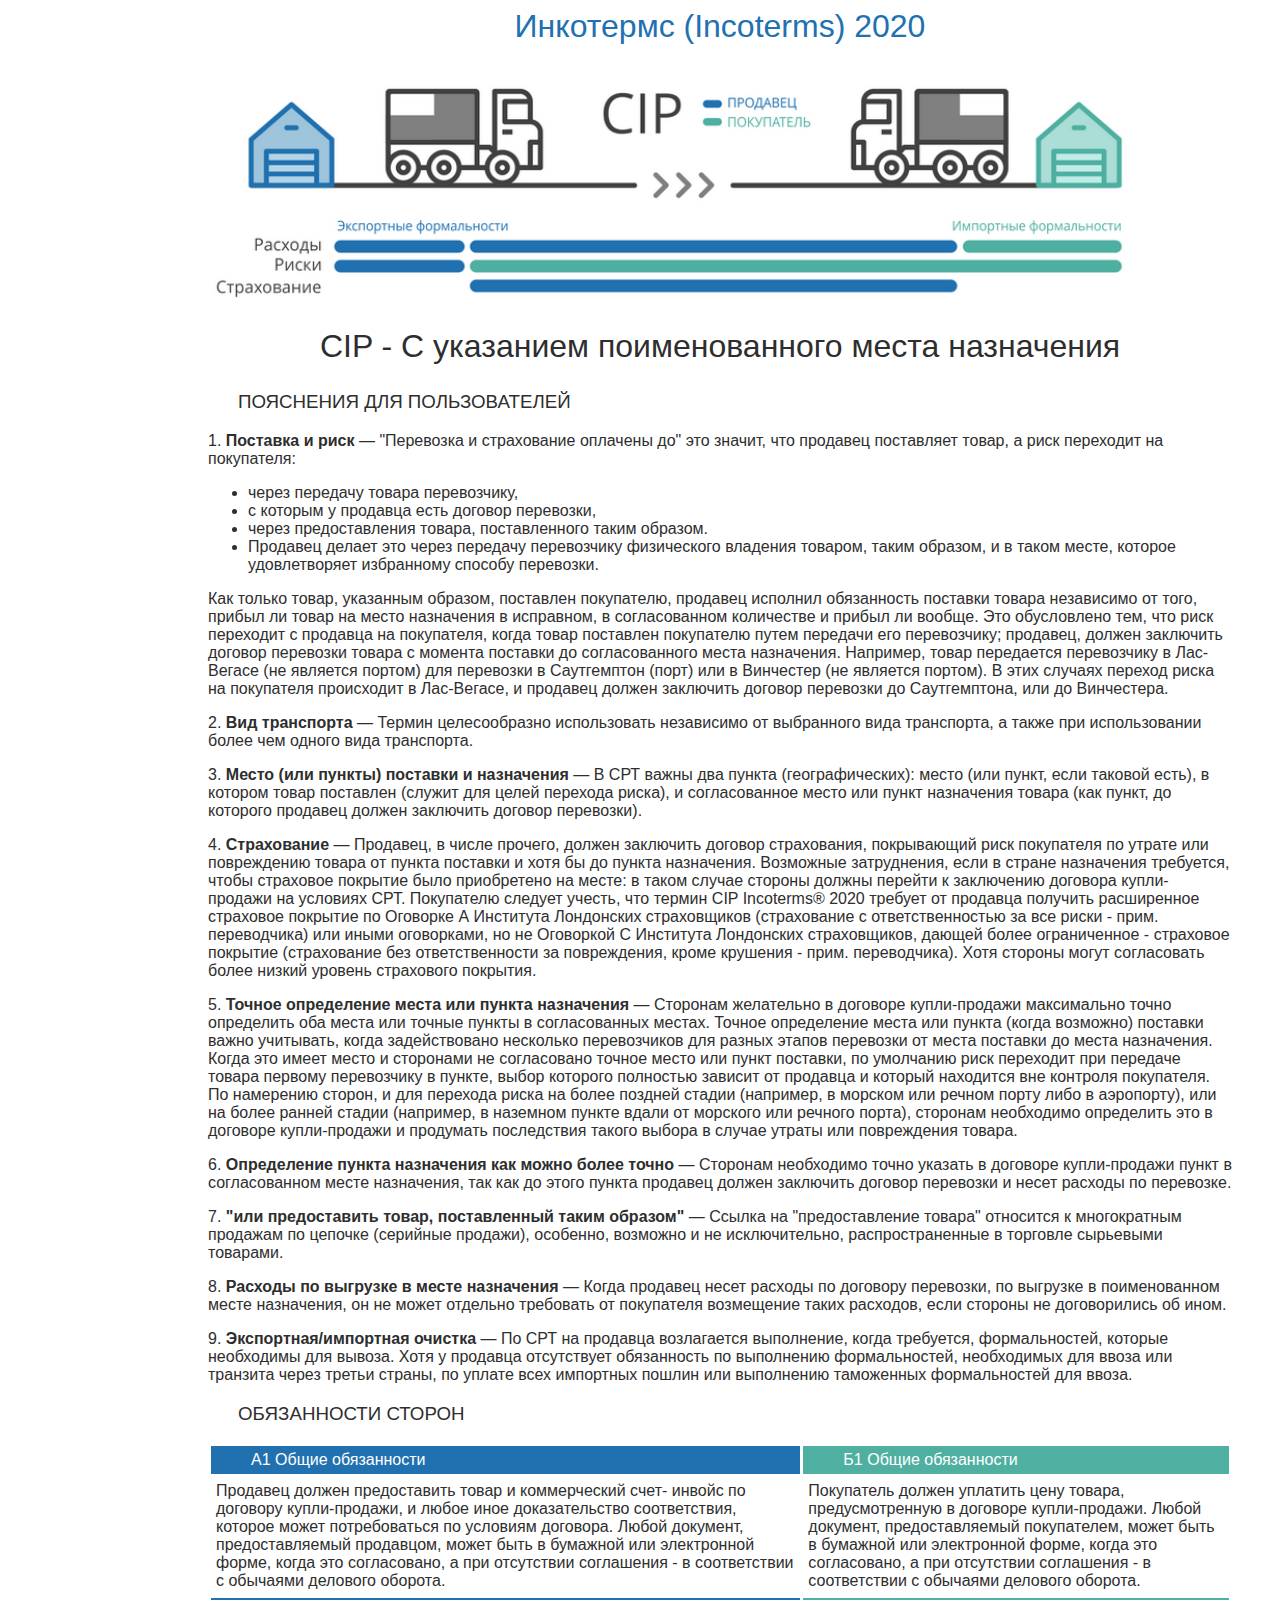
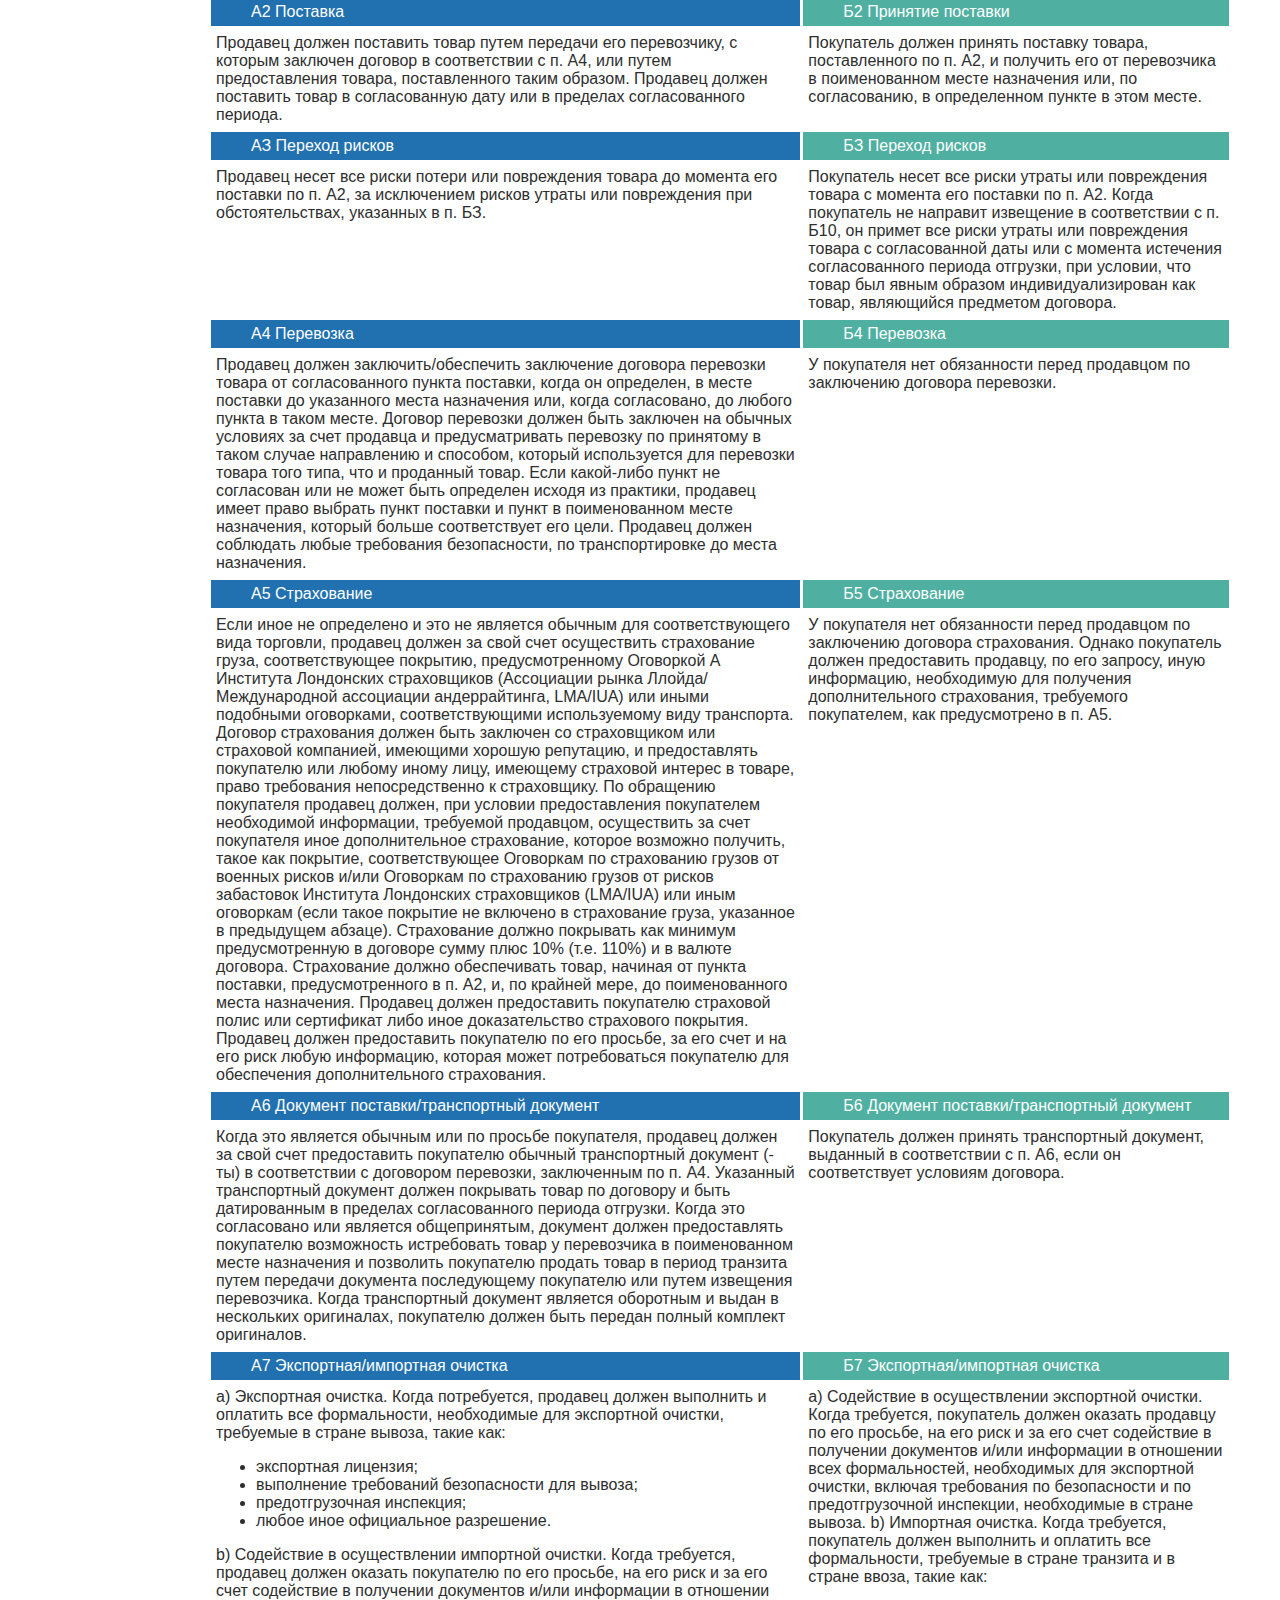
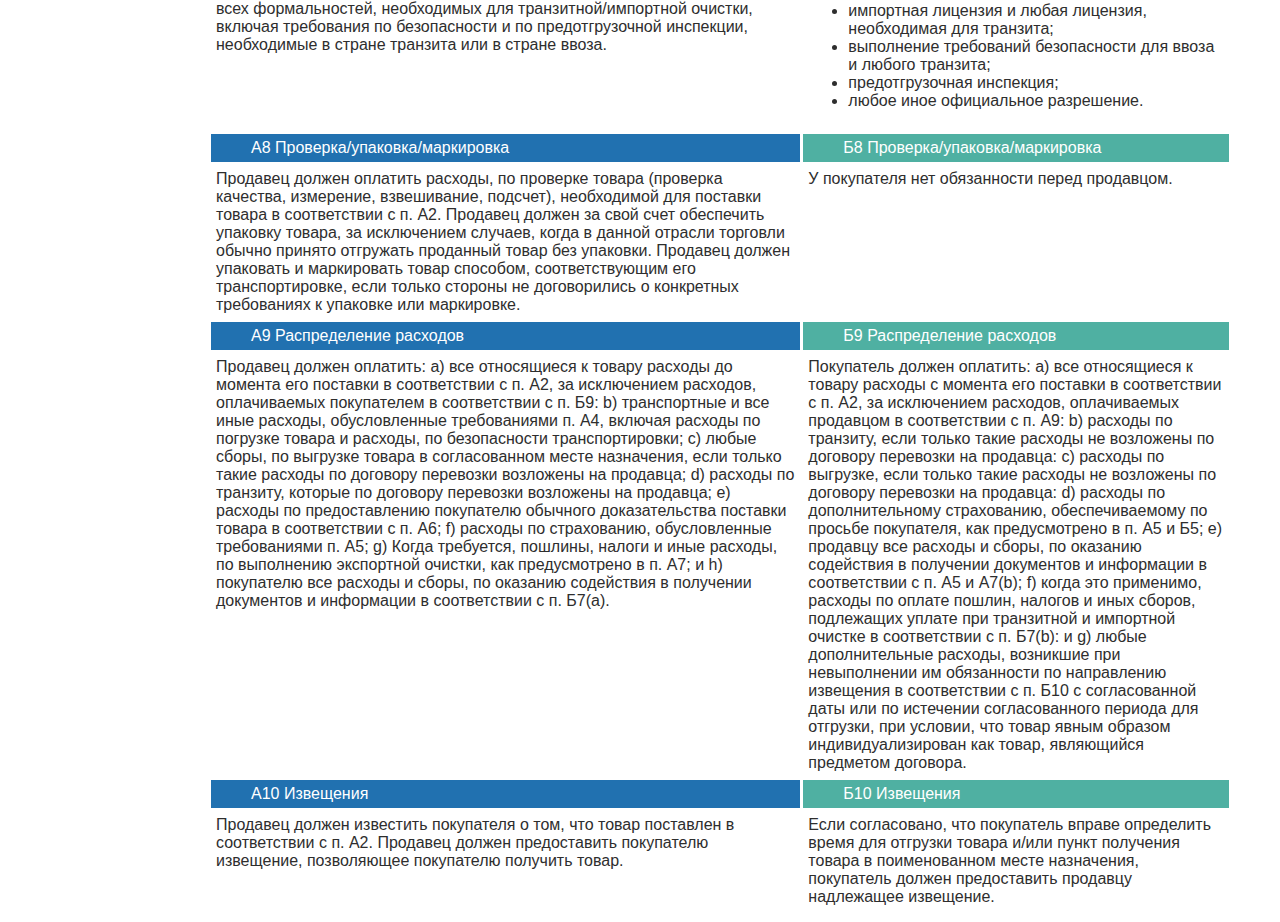
<file: pages/CIP.html>
<html><head>
    <meta http-equiv="Content-Type" content="text/html; charset=UTF-8">
    <title>Инкотермс (Incoterms) 2020 - CIP Перевозка и страхование оплачены до</title>
    <style type="text/css">
       body {background-color: white; color: #2e2e2e; width: 1024px; font-family: sans-serif; 
            padding-left: 200px; padding-right: 200px }
       h1 {color: #2171b0; font-size: 24pt; font-weight: lighter; text-align: center}
       h2 { font-size: 24pt; font-weight: lighter; text-align: center}
       h3 { font-weight: lighter; padding-left: 30px}
       a {color: #2171b0;}
       table {border-collapse: collapse;}
       tr {padding: 5px; border: 3px solid white;}
       td {padding: 5px; border: 3px solid white; vertical-align:top}
  
       .term {font-weight:bold; text-align: center;}
       .sel {padding-left: 40; background-color: #2171b0; color: white}
       .buy {padding-left: 40; background-color: #4fb0a2; color: white}
    </style>
  </head>
  <body>
  
  
  <h1>Инкотермс (Incoterms) 2020</h1>
  <img style="width:90%" src="../images/CIP.PNG">
  <h2>CIP - С указанием поименованного места назначения</h2>
  <h3>ПОЯСНЕНИЯ ДЛЯ ПОЛЬЗОВАТЕЛЕЙ</h3>
  
  <p>1. <b>Поставка и риск</b> — "Перевозка и страхование оплачены до" это значит, что продавец поставляет товар, а риск переходит на покупателя:</p>
  <ul>
  <li>через передачу товара перевозчику,</li>
  <li>с которым у продавца есть договор перевозки,</li>
  <li>через предоставления товара, поставленного таким образом.</li>
  <li>Продавец делает это через передачу перевозчику физического владения товаром, таким образом, и в таком месте, которое удовлетворяет избранному способу перевозки.</li>
  </ul>
  Как только товар, указанным образом, поставлен покупателю, продавец исполнил обязанность поставки товара независимо от того, прибыл ли товар на место назначения в исправном, в согласованном количестве и прибыл ли вообще. Это обусловлено тем, что риск переходит с продавца на покупателя, когда товар поставлен покупателю путем передачи его перевозчику; продавец, должен заключить договор перевозки товара с момента поставки до согласованного места назначения.
  Например, товар передается перевозчику в Лас-Вегасе (не является портом) для перевозки в Саутгемптон (порт) или в Винчестер (не является портом).
  В этих случаях переход риска на покупателя происходит в Лас-Вегасе, и продавец должен заключить договор перевозки до Саутгемптона, или до Винчестера.
  
  <p>2. <b>Вид транспорта</b> — Термин целесообразно использовать независимо от выбранного вида транспорта, а также при использовании более чем одного вида транспорта.</p>
  <p>3. <b>Место (или пункты) поставки и назначения</b> — В СРТ важны два пункта (географических): место (или пункт, если таковой есть), в котором товар поставлен (служит для целей перехода риска), и согласованное место или пункт назначения товара (как пункт, до которого продавец должен заключить договор перевозки).</p>
  <p>4. <b>Страхование</b> — Продавец, в числе прочего, должен заключить договор страхования, покрывающий риск покупателя по утрате или повреждению товара от пункта поставки и хотя бы до пункта назначения. Возможные затруднения, если в стране назначения требуется, чтобы страховое покрытие было приобретено на месте: в таком случае стороны должны перейти к заключению договора купли-продажи на условиях СРТ. Покупателю следует учесть, что термин CIP Incoterms® 2020 требует от продавца получить расширенное страховое покрытие по Оговорке А Института Лондонских страховщиков (страхование с ответственностью за все риски - прим. переводчика) или иными оговорками, но не Оговоркой С Института Лондонских страховщиков, дающей более ограниченное - страховое покрытие (страхование без ответственности за повреждения, кроме крушения - прим. переводчика). Хотя стороны могут согласовать более низкий уровень страхового покрытия.</p>
  <p>5. <b>Точное определение места или пункта назначения</b> — Сторонам желательно в договоре купли-продажи максимально точно определить оба места или точные пункты в согласованных местах. Точное определение места или пункта (когда возможно) поставки важно учитывать, когда задействовано несколько перевозчиков для разных этапов перевозки от места поставки до места назначения. Когда это имеет место и сторонами не согласовано точное место или пункт поставки, по умолчанию риск переходит при передаче товара первому перевозчику в пункте, выбор которого полностью зависит от продавца и который находится вне контроля покупателя. По намерению сторон, и для перехода риска на более поздней стадии (например, в морском или речном порту либо в аэропорту), или на более ранней стадии (например, в наземном пункте вдали от морского или речного порта), сторонам необходимо определить это в договоре купли-продажи и продумать последствия такого выбора в случае утраты или повреждения товара.</p>
  <p>6. <b>Определение пункта назначения как можно более точно</b> — Сторонам необходимо точно указать в договоре купли-продажи пункт в согласованном месте назначения, так как до этого пункта продавец должен заключить договор перевозки и несет расходы по перевозке.</p>
  <p>7. <b>"или предоставить товар, поставленный таким образом"</b> — Ссылка на "предоставление товара" относится к многократным продажам по цепочке (серийные продажи), особенно, возможно и не исключительно, распространенные в торговле сырьевыми товарами.</p>
  <p>8. <b>Расходы по выгрузке в месте назначения</b> — Когда продавец несет расходы по договору перевозки, по выгрузке в поименованном месте назначения, он не может отдельно требовать от покупателя возмещение таких расходов, если стороны не договорились об ином.</p>
  <p>9. <b>Экспортная/импортная очистка</b> — По СРТ на продавца возлагается выполнение, когда требуется, формальностей, которые необходимы для вывоза. Хотя у продавца отсутствует обязанность по выполнению формальностей, необходимых для ввоза или транзита через третьи страны, по уплате всех импортных пошлин или выполнению таможенных формальностей для ввоза.</p>
  
  <h3>ОБЯЗАННОСТИ СТОРОН</h3>
  <table>
  <tbody><tr clаss="head"><td class="sel">А1 Общие обязанности</td><td class="buy">Б1 Общие обязанности</td></tr>
  <tr>
    <td>
  Продавец должен предоставить товар и коммерческий счет- инвойс по договору купли-продажи, и любое иное доказательство соответствия, которое может потребоваться по условиям договора.
  Любой документ, предоставляемый продавцом, может быть в бумажной или электронной форме, когда это согласовано, а при отсутствии соглашения - в соответствии с обычаями делового оборота.
    </td>
    <td>
  Покупатель должен уплатить цену товара, предусмотренную в договоре купли-продажи.
  Любой документ, предоставляемый покупателем, может быть в бумажной или электронной форме, когда это согласовано, а при отсутствии соглашения - в соответствии с обычаями делового оборота.
    </td>
  </tr>
  
  <tr clаss="head"><td class="sel">А2 Поставка</td><td class="buy">Б2 Принятие поставки</td></tr>
  <tr>
    <td>
  Продавец должен поставить товар путем передачи его перевозчику, с которым заключен договор в соответствии с п. А4, или путем предоставления товара, поставленного таким образом. Продавец должен поставить товар в согласованную дату или в пределах согласованного периода.
    </td>
    <td>
  Покупатель должен принять поставку товара, поставленного по п. А2, и получить его от перевозчика в поименованном месте назначения или, по согласованию, в определенном пункте в этом месте.
    </td>
  </tr>
  
  <tr clаss="head"><td class="sel">АЗ Переход рисков</td><td class="buy">БЗ Переход рисков</td></tr>
  <tr>
    <td>
  Продавец несет все риски потери или повреждения товара до момента его поставки по п. А2, за исключением рисков утраты или повреждения при обстоятельствах, указанных в п. БЗ.
    </td>
    <td>
  Покупатель несет все риски утраты или повреждения товара с момента его поставки по п. А2.
  Когда покупатель не направит извещение в соответствии с п. Б10, он примет все риски утраты или повреждения товара с согласованной даты или с момента истечения согласованного периода отгрузки, при условии, что товар был явным образом индивидуализирован как товар, являющийся предметом договора.
    </td>
  </tr>
  
  <tr clаss="head"><td class="sel">А4 Перевозка</td><td class="buy">Б4 Перевозка</td></tr>
  <tr>
    <td>
  Продавец должен заключить/обеспечить заключение договора перевозки товара от согласованного пункта поставки, когда он определен, в месте поставки до указанного места назначения или, когда согласовано, до любого пункта в таком месте. Договор перевозки должен быть заключен на обычных условиях за счет продавца и предусматривать перевозку по принятому в таком случае направлению и способом, который используется для перевозки товара того типа, что и проданный товар. Если какой-либо пункт не согласован или не может быть определен исходя из практики, продавец имеет право выбрать пункт поставки и пункт в поименованном месте назначения, который больше соответствует его цели.
  Продавец должен соблюдать любые требования безопасности, по транспортировке до места назначения.
    </td>
    <td>
  У покупателя нет обязанности перед продавцом по заключению договора перевозки.
    </td>
  </tr>
  
  <tr clаss="head"><td class="sel">А5 Страхование</td><td class="buy">Б5 Страхование</td></tr>
  <tr>
    <td>
  Если иное не определено и это не является обычным для соответствующего вида торговли, продавец должен за свой счет осуществить страхование груза, соответствующее покрытию, предусмотренному Оговоркой А Института Лондонских страховщиков (Ассоциации рынка Ллойда/ Международной ассоциации андеррайтинга, LMA/IUA) или иными подобными оговорками, соответствующими используемому виду транспорта. Договор страхования должен быть заключен со страховщиком или страховой компанией, имеющими хорошую репутацию, и предоставлять покупателю или любому иному лицу, имеющему страховой интерес в товаре, право требования непосредственно к страховщику.
  По обращению покупателя продавец должен, при условии предоставления покупателем необходимой информации, требуемой продавцом, осуществить за счет покупателя иное дополнительное страхование, которое возможно получить, такое как покрытие, соответствующее Оговоркам по страхованию грузов от военных рисков и/или Оговоркам по страхованию грузов от рисков забастовок Института Лондонских страховщиков (LMA/IUA) или иным оговоркам (если такое покрытие не включено в страхование груза, указанное в предыдущем абзаце).
  Страхование должно покрывать как минимум предусмотренную в договоре сумму плюс 10% (т.е. 110%) и в валюте договора.
  Страхование должно обеспечивать товар, начиная от пункта поставки, предусмотренного в п. А2, и, по крайней мере, до поименованного места назначения.
  Продавец должен предоставить покупателю страховой полис или сертификат либо иное доказательство страхового покрытия.
  Продавец должен предоставить покупателю по его просьбе, за его счет и на его риск любую информацию, которая может потребоваться покупателю для обеспечения дополнительного страхования.
    </td>
    <td>
  У покупателя нет обязанности перед продавцом по заключению договора страхования. Однако покупатель должен предоставить продавцу, по его запросу, иную информацию, необходимую для получения дополнительного страхования, требуемого покупателем, как предусмотрено в п. А5.
    </td>
  </tr>
  
  <tr clаss="head"><td class="sel">А6 Документ поставки/транспортный документ</td><td class="buy">Б6 Документ поставки/транспортный документ</td></tr>
  <tr>
    <td>
  Когда это является обычным или по просьбе покупателя, продавец должен за свой счет предоставить покупателю обычный транспортный документ (-ты) в соответствии с договором перевозки, заключенным по п. А4.
  Указанный транспортный документ должен покрывать товар по договору и быть датированным в пределах согласованного периода отгрузки. Когда это согласовано или является общепринятым, документ должен предоставлять покупателю возможность истребовать товар у перевозчика в поименованном месте назначения и позволить покупателю продать товар в период транзита путем передачи документа последующему покупателю или путем извещения перевозчика.
  Когда транспортный документ является оборотным и выдан в нескольких оригиналах, покупателю должен быть передан полный комплект оригиналов.
    </td>
    <td>
  Покупатель должен принять транспортный документ, выданный в соответствии с п. А6, если он соответствует условиям договора.
    </td>
  </tr>
  
  <tr clаss="head"><td class="sel">А7 Экспортная/импортная очистка</td><td class="buy">Б7 Экспортная/импортная очистка</td></tr>
  <tr>
    <td>
  a) Экспортная очистка. Когда потребуется, продавец должен выполнить и оплатить все формальности, необходимые для экспортной очистки, требуемые в стране вывоза, такие как:
  <ul>
  <li> экспортная лицензия;</li>
  <li> выполнение требований безопасности для вывоза;</li>
  <li> предотгрузочная инспекция;</li>
  <li> любое иное официальное разрешение.</li>
  </ul>
  b) Содействие в осуществлении импортной очистки. Когда требуется, продавец должен оказать покупателю по его просьбе, на его риск и за его счет содействие в получении документов и/или информации в отношении всех формальностей, необходимых для транзитной/импортной очистки, включая требования по безопасности и по предотгрузочной инспекции, необходимые в стране транзита или в стране ввоза.
    </td>
    <td>
  a) Содействие в осуществлении экспортной очистки. Когда требуется, покупатель должен оказать продавцу по его просьбе, на его риск и за его счет содействие в получении документов и/или информации в отношении всех формальностей, необходимых для экспортной очистки, включая требования по безопасности и по предотгрузочной инспекции, необходимые в стране вывоза.
  b) Импортная очистка. Когда требуется, покупатель должен выполнить и оплатить все формальности, требуемые в стране транзита и в стране ввоза, такие как:
  <ul>
  <li> импортная лицензия и любая лицензия, необходимая для транзита;</li>
  <li> выполнение требований безопасности для ввоза и любого транзита;</li>
  <li> предотгрузочная инспекция;</li>
  <li> любое иное официальное разрешение.</li>
  </ul>
    </td>
  </tr>
  
  <tr clаss="head"><td class="sel">А8 Проверка/упаковка/маркировка</td><td class="buy">Б8 Проверка/упаковка/маркировка</td></tr>
  <tr>
    <td>
  Продавец должен оплатить расходы, по проверке товара (проверка качества, измерение, взвешивание, подсчет), необходимой для поставки товара в соответствии с п. А2.
  Продавец должен за свой счет обеспечить упаковку товара, за исключением случаев, когда в данной отрасли торговли обычно принято отгружать проданный товар без упаковки. Продавец должен упаковать и маркировать товар способом, соответствующим его транспортировке, если только стороны не договорились о конкретных требованиях к упаковке или маркировке.
    </td>
    <td>
  У покупателя нет обязанности перед продавцом.
    </td>
  </tr>
  
  <tr clаss="head"><td class="sel">А9 Распределение расходов</td><td class="buy">Б9 Распределение расходов</td></tr>
  <tr>
    <td>
  Продавец должен оплатить:
  a) все относящиеся к товару расходы до момента его поставки в соответствии с п. А2, за исключением расходов, оплачиваемых покупателем в соответствии с п. Б9:
  b) транспортные и все иные расходы, обусловленные требованиями п. А4, включая расходы по погрузке товара и расходы, по безопасности транспортировки;
  c) любые сборы, по выгрузке товара в согласованном месте назначения, если только такие расходы по договору перевозки возложены на продавца;
  d) расходы по транзиту, которые по договору перевозки возложены на продавца;
  e) расходы по предоставлению покупателю обычного доказательства поставки товара в соответствии с п. А6;
  f) расходы по страхованию, обусловленные требованиями п. А5;
  g) Когда требуется, пошлины, налоги и иные расходы, по выполнению экспортной очистки, как предусмотрено в п. А7; и
  h) покупателю все расходы и сборы, по оказанию содействия в получении документов и информации в соответствии с п. Б7(а).
    </td>
    <td>
  Покупатель должен оплатить:
  a) все относящиеся к товару расходы с момента его поставки в соответствии с п. А2, за исключением расходов, оплачиваемых продавцом в соответствии с п. А9:
  b) расходы по транзиту, если только такие расходы не возложены по договору перевозки на продавца:
  c) расходы по выгрузке, если только такие расходы не возложены по договору перевозки на продавца:
  d) расходы по дополнительному страхованию, обеспечиваемому по просьбе покупателя, как предусмотрено в п. А5 и Б5;
  e) продавцу все расходы и сборы, по оказанию содействия в получении документов и информации в соответствии с п. А5 и А7(b);
  f) когда это применимо, расходы по оплате пошлин, налогов и иных сборов, подлежащих уплате при транзитной и импортной очистке в соответствии с п. Б7(b): и
  g) любые дополнительные расходы, возникшие при невыполнении им обязанности по направлению извещения в соответствии с п. Б10 с согласованной даты или по истечении согласованного периода для отгрузки, при условии, что товар явным образом индивидуализирован как товар, являющийся предметом договора.
    </td>
  </tr>
  
  <tr clаss="head"><td class="sel">А10 Извещения</td><td class="buy">Б10 Извещения</td></tr>
  <tr>
    <td>
  Продавец должен известить покупателя о том, что товар поставлен в соответствии с п. А2.
  Продавец должен предоставить покупателю извещение, позволяющее покупателю получить товар.
    </td>
    <td>
  Если согласовано, что покупатель вправе определить время для отгрузки товара и/или пункт получения товара в поименованном месте назначения, покупатель должен предоставить продавцу надлежащее извещение.
    </td>
  </tr>
  </tbody></table>
  
  
  </body></html>
</file>
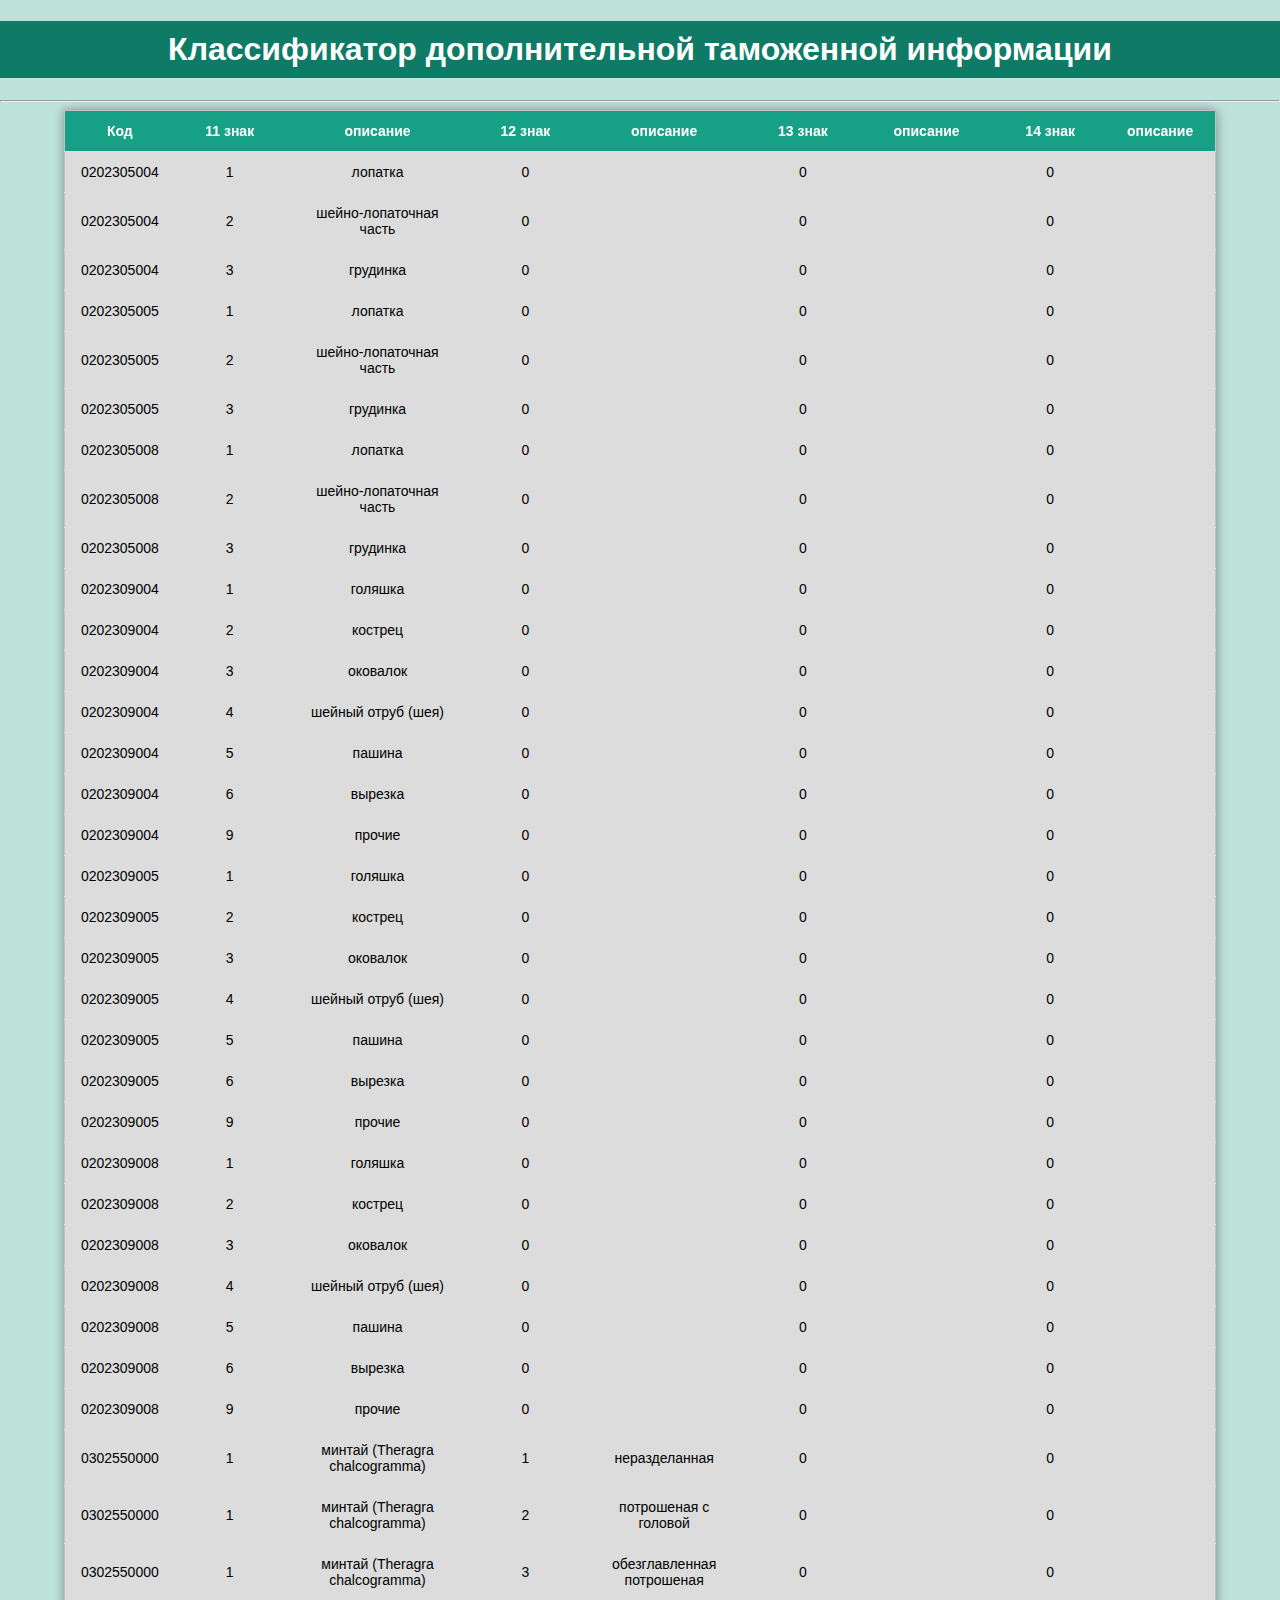
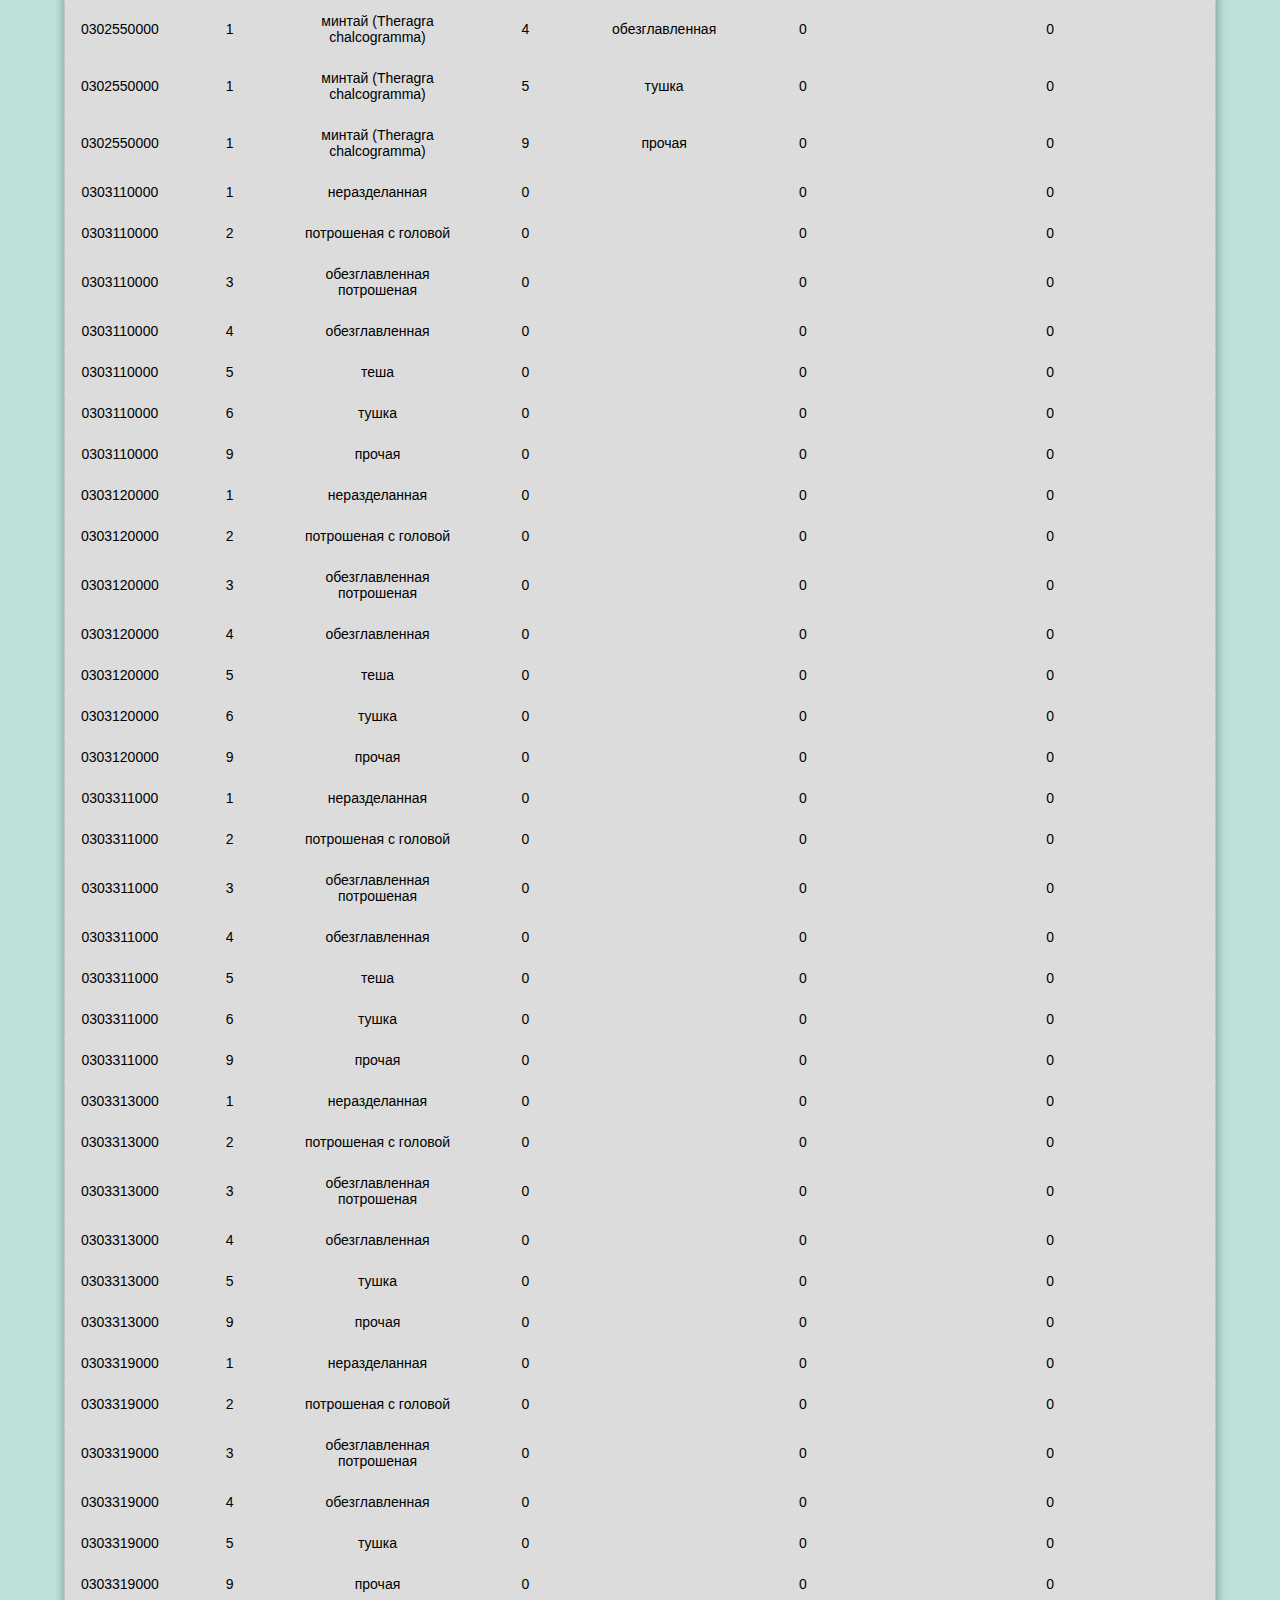
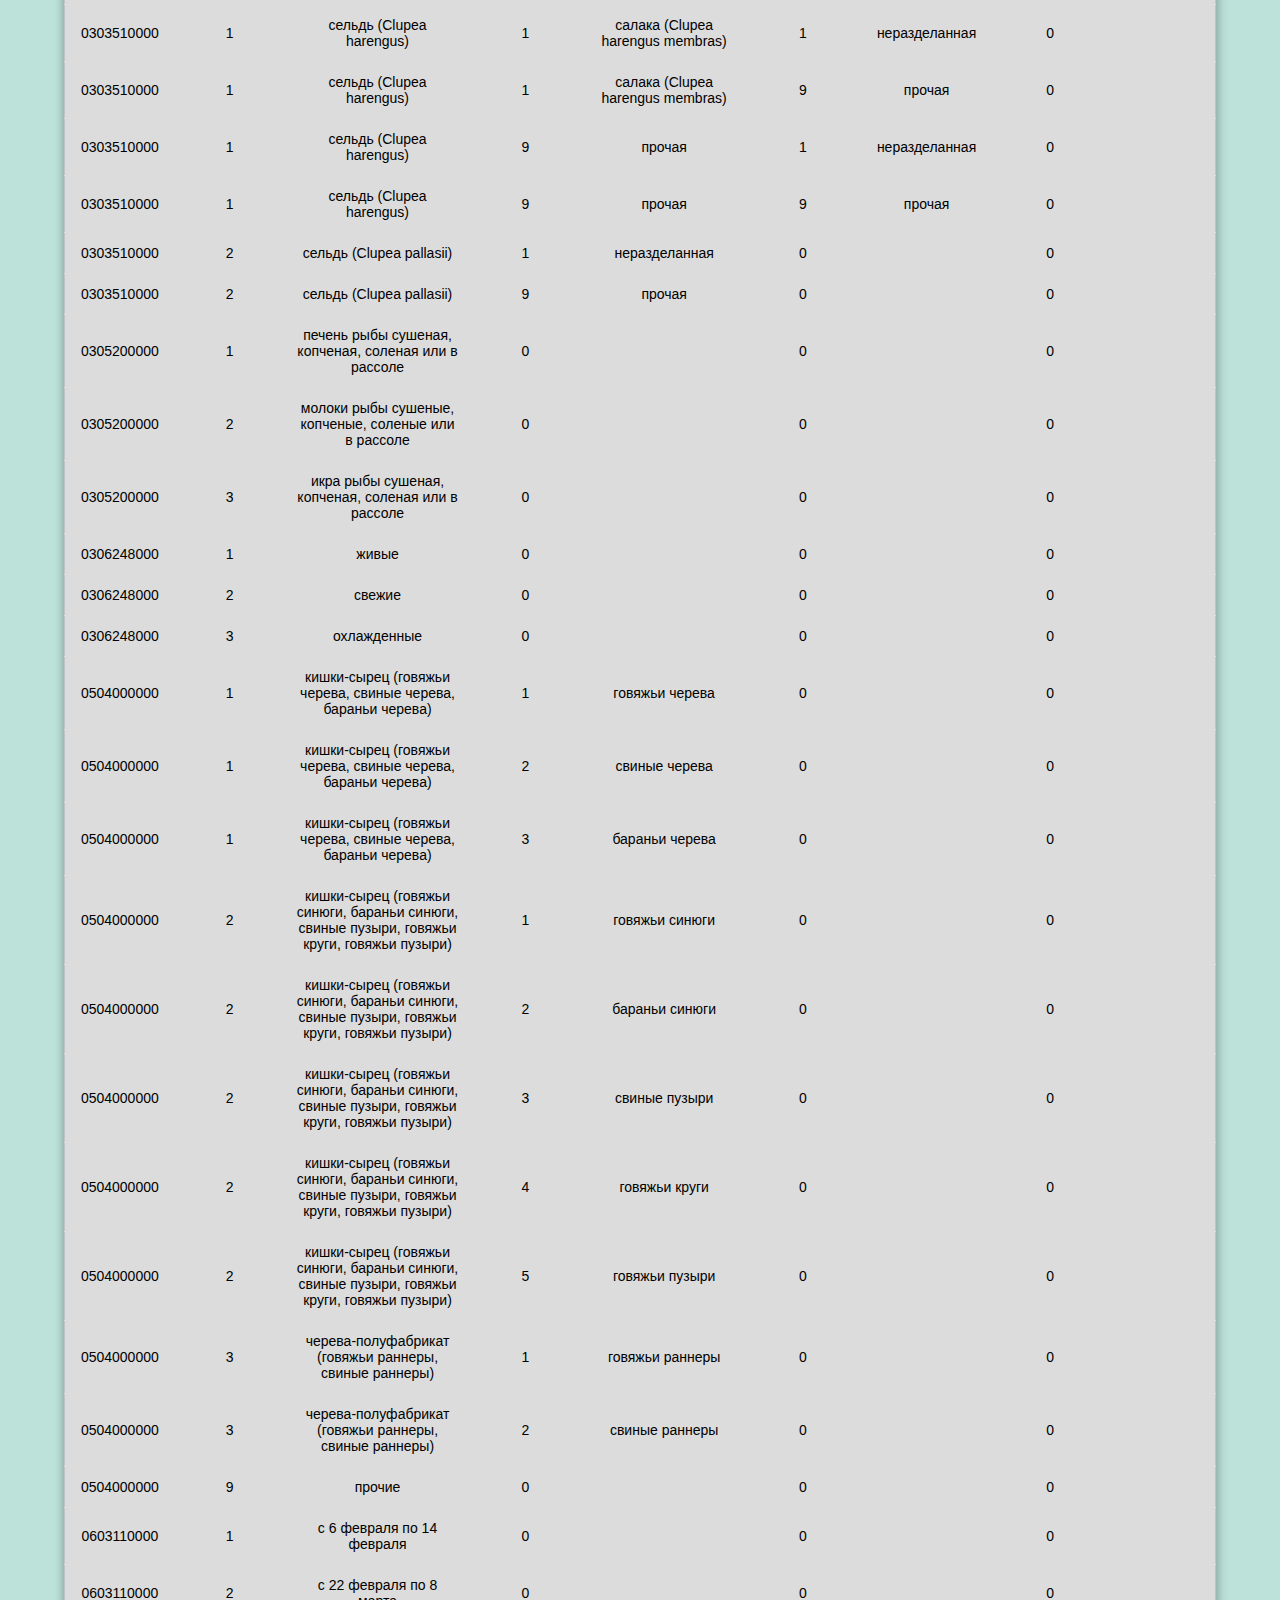
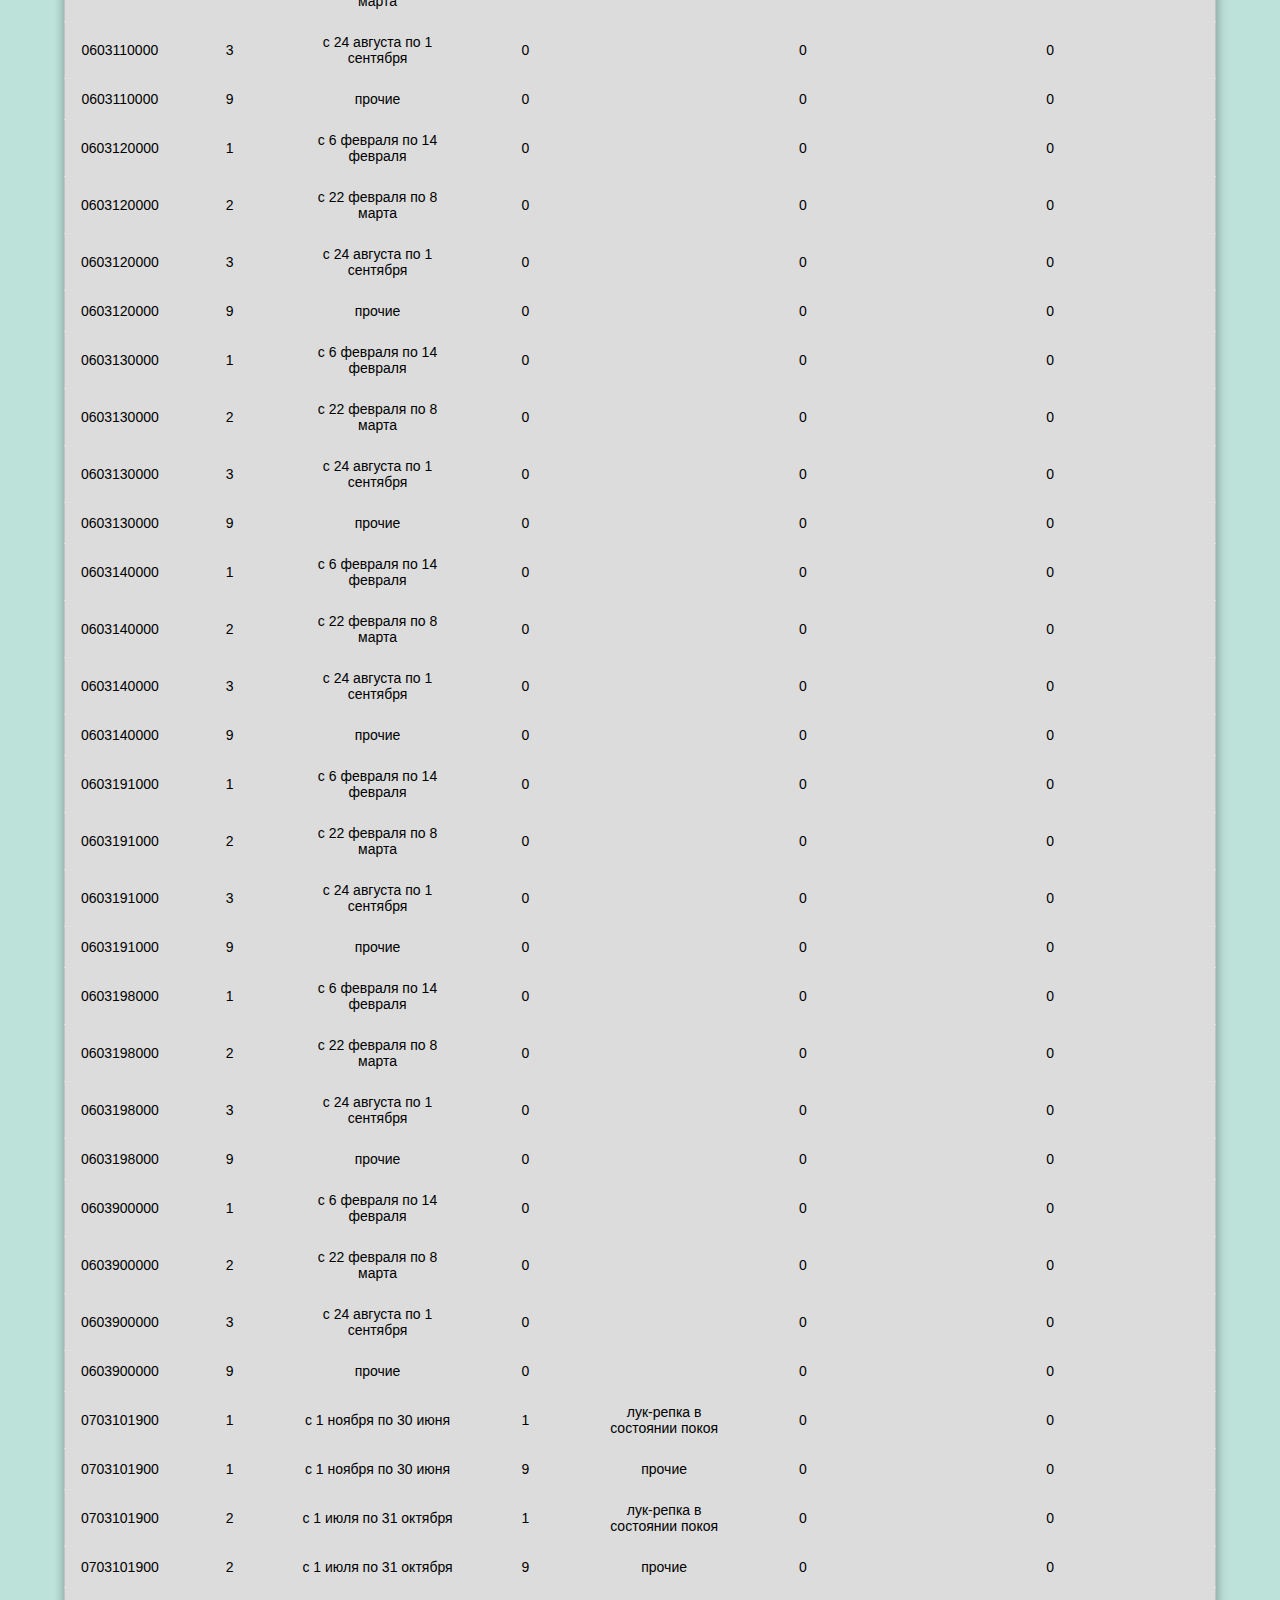
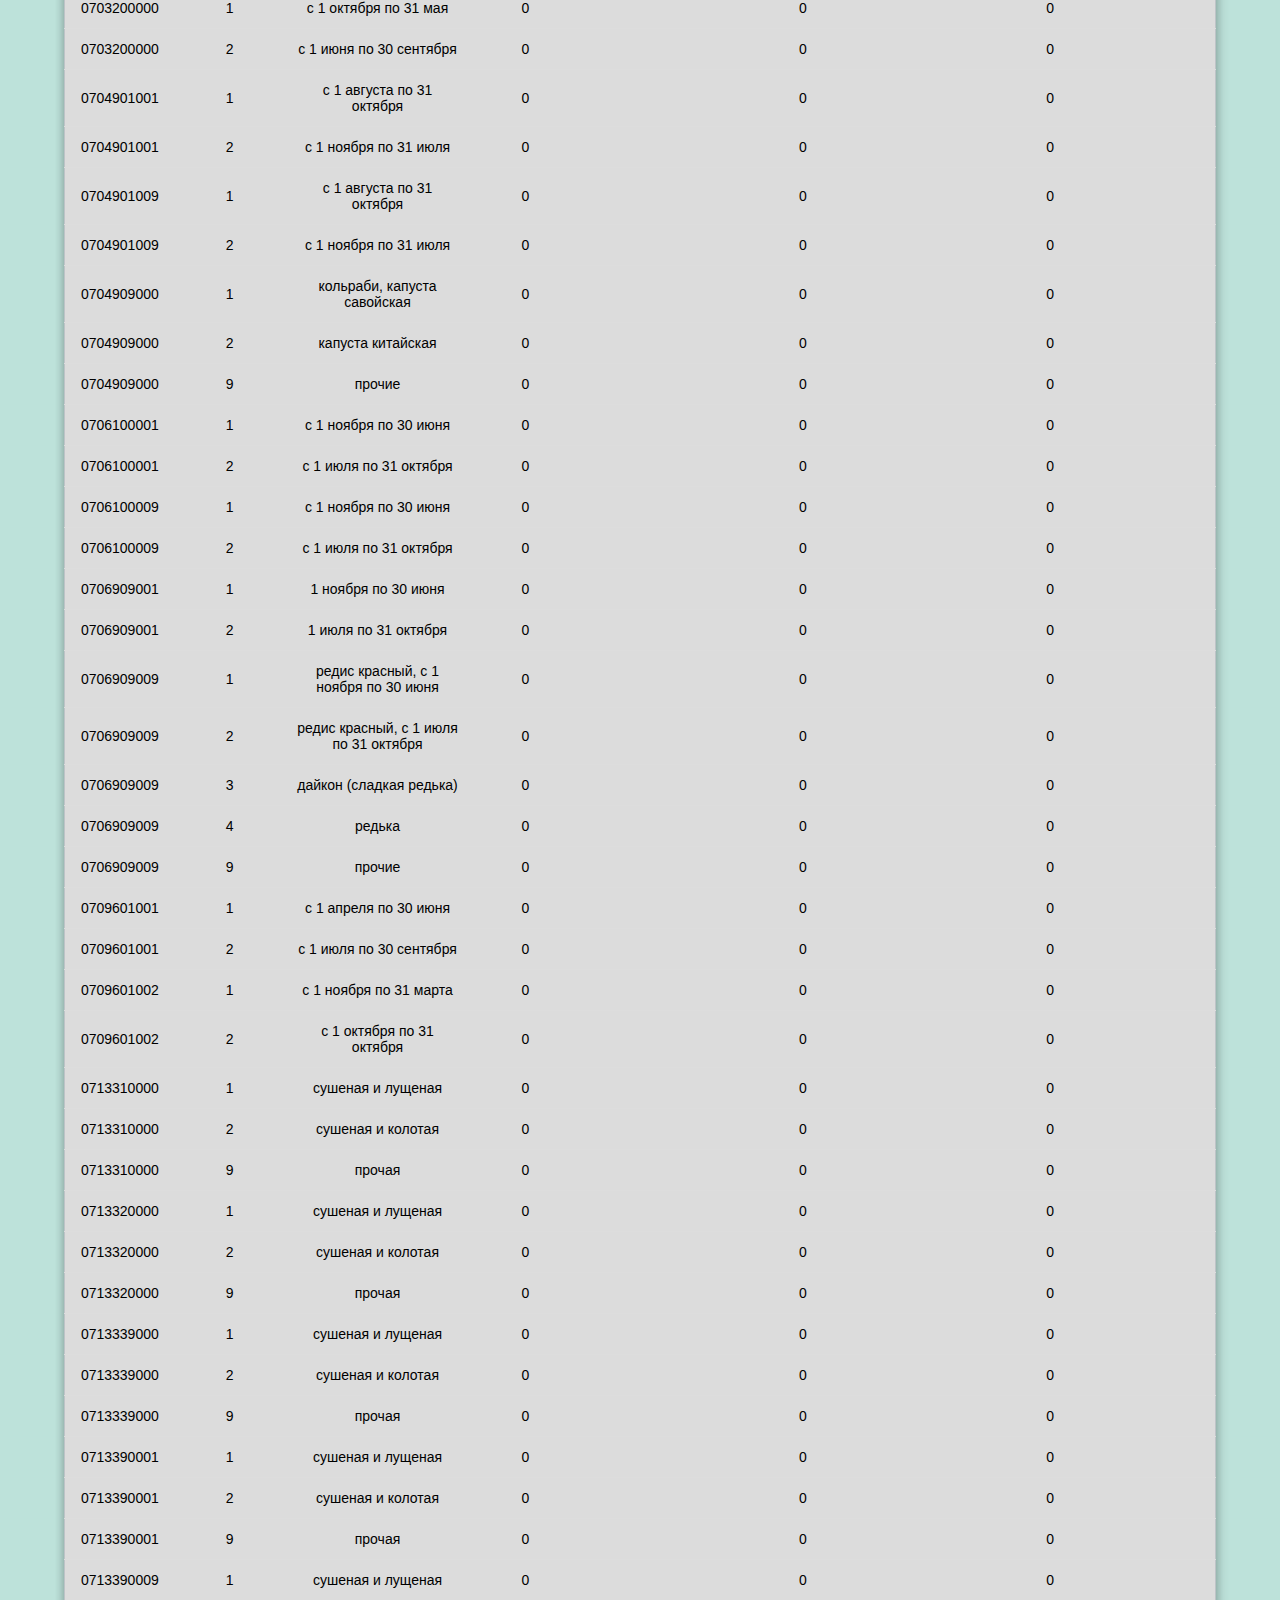
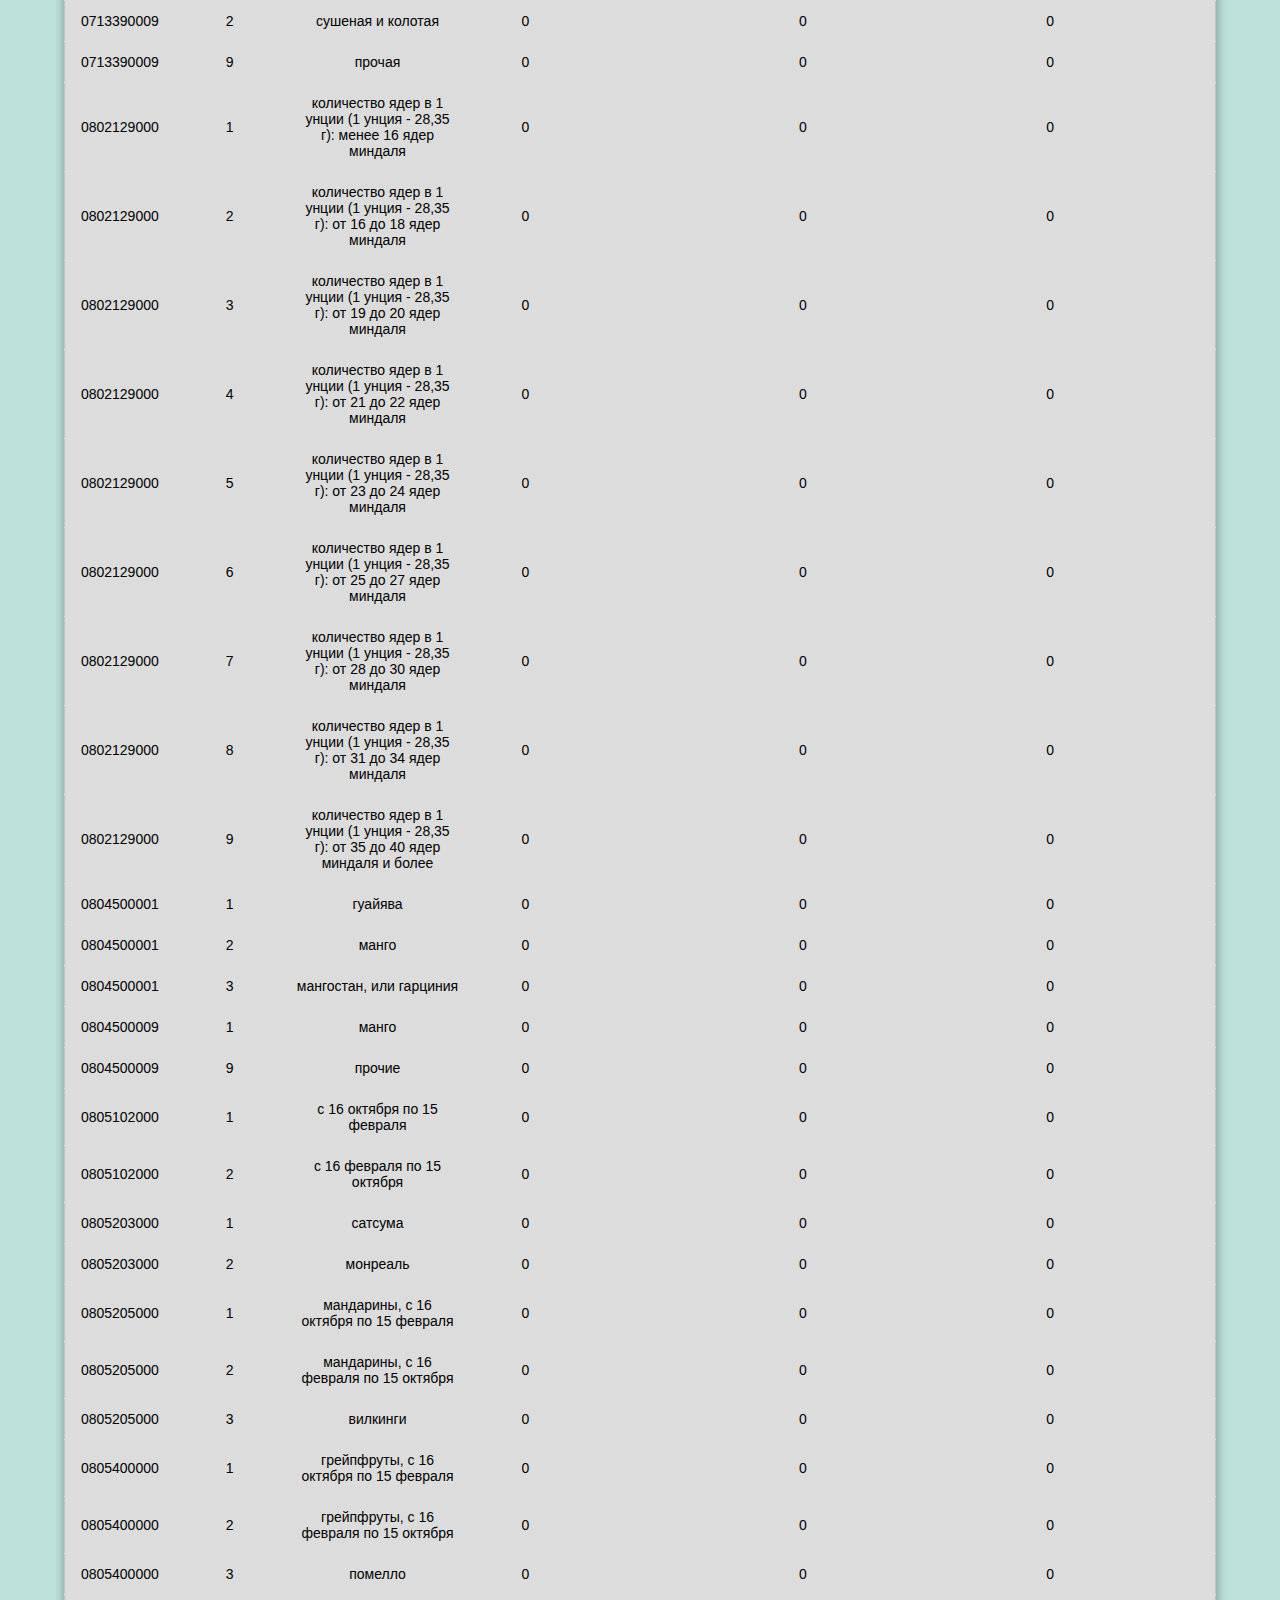
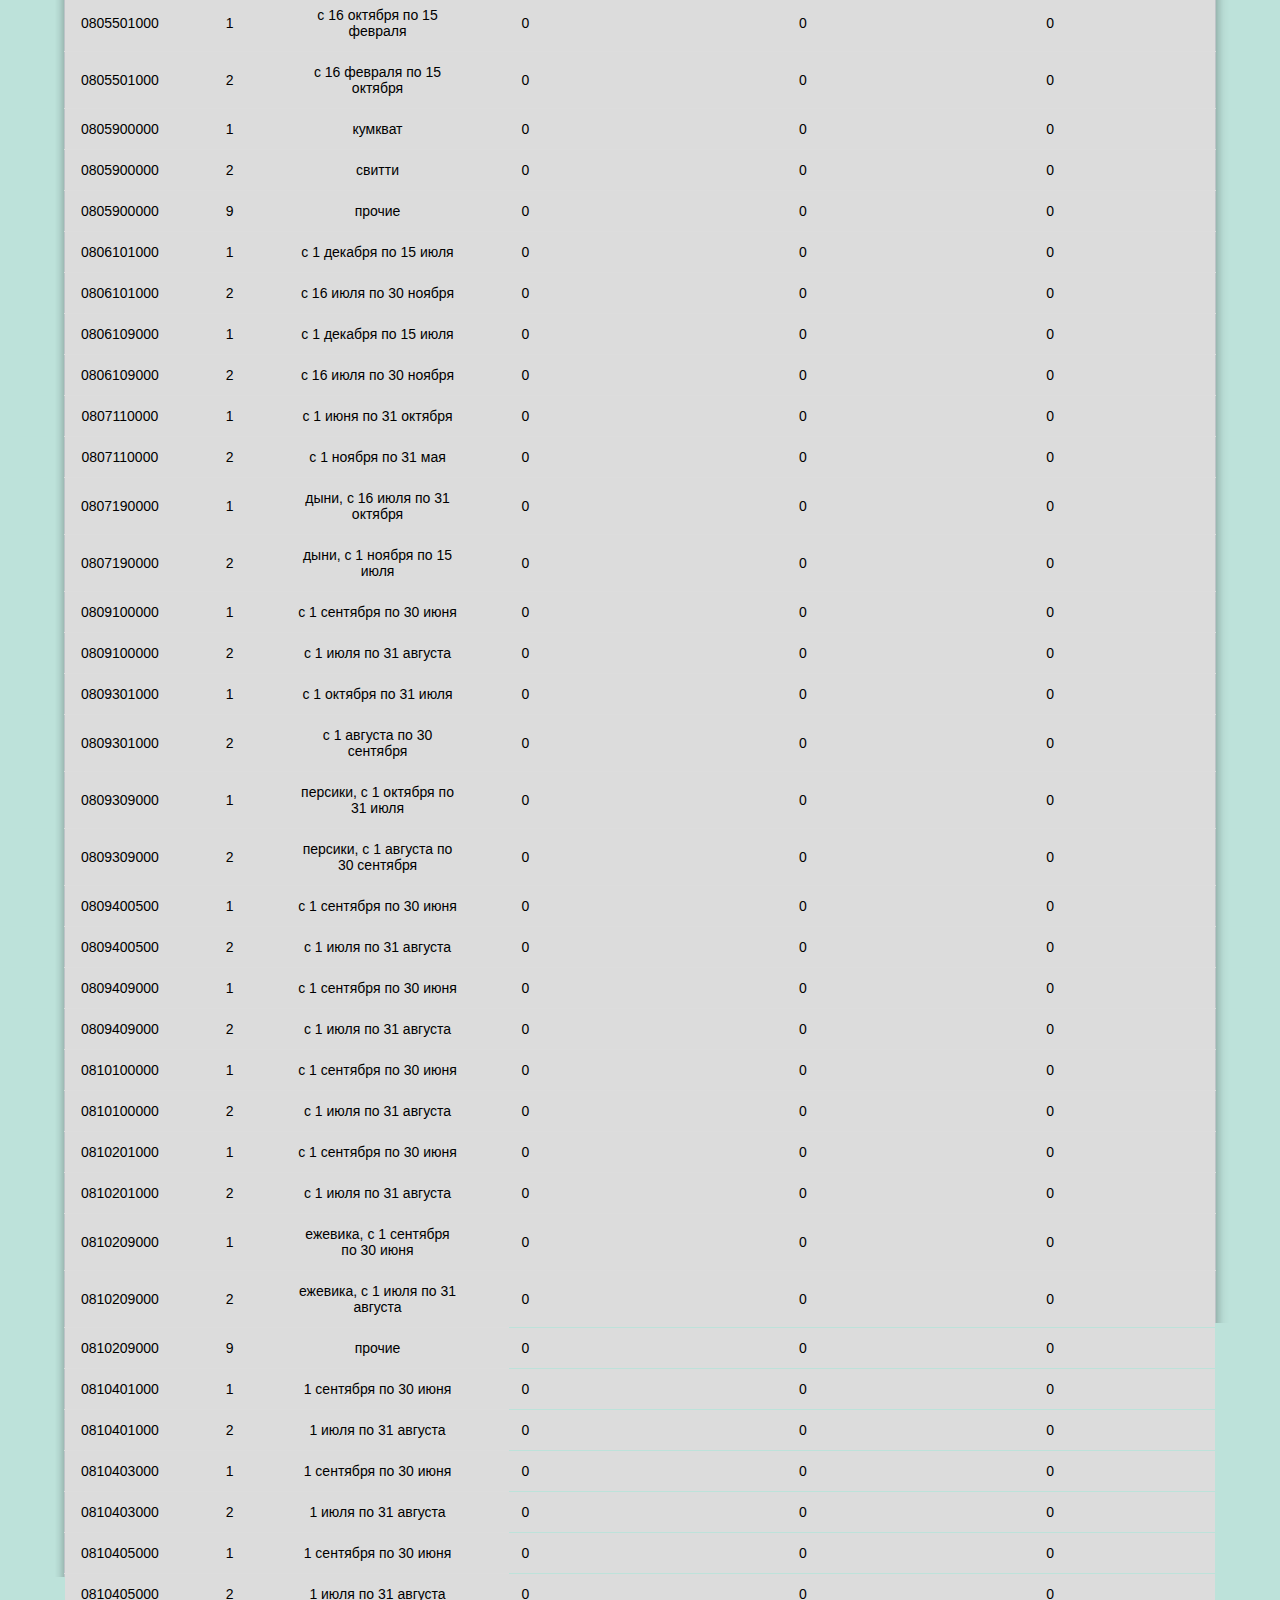
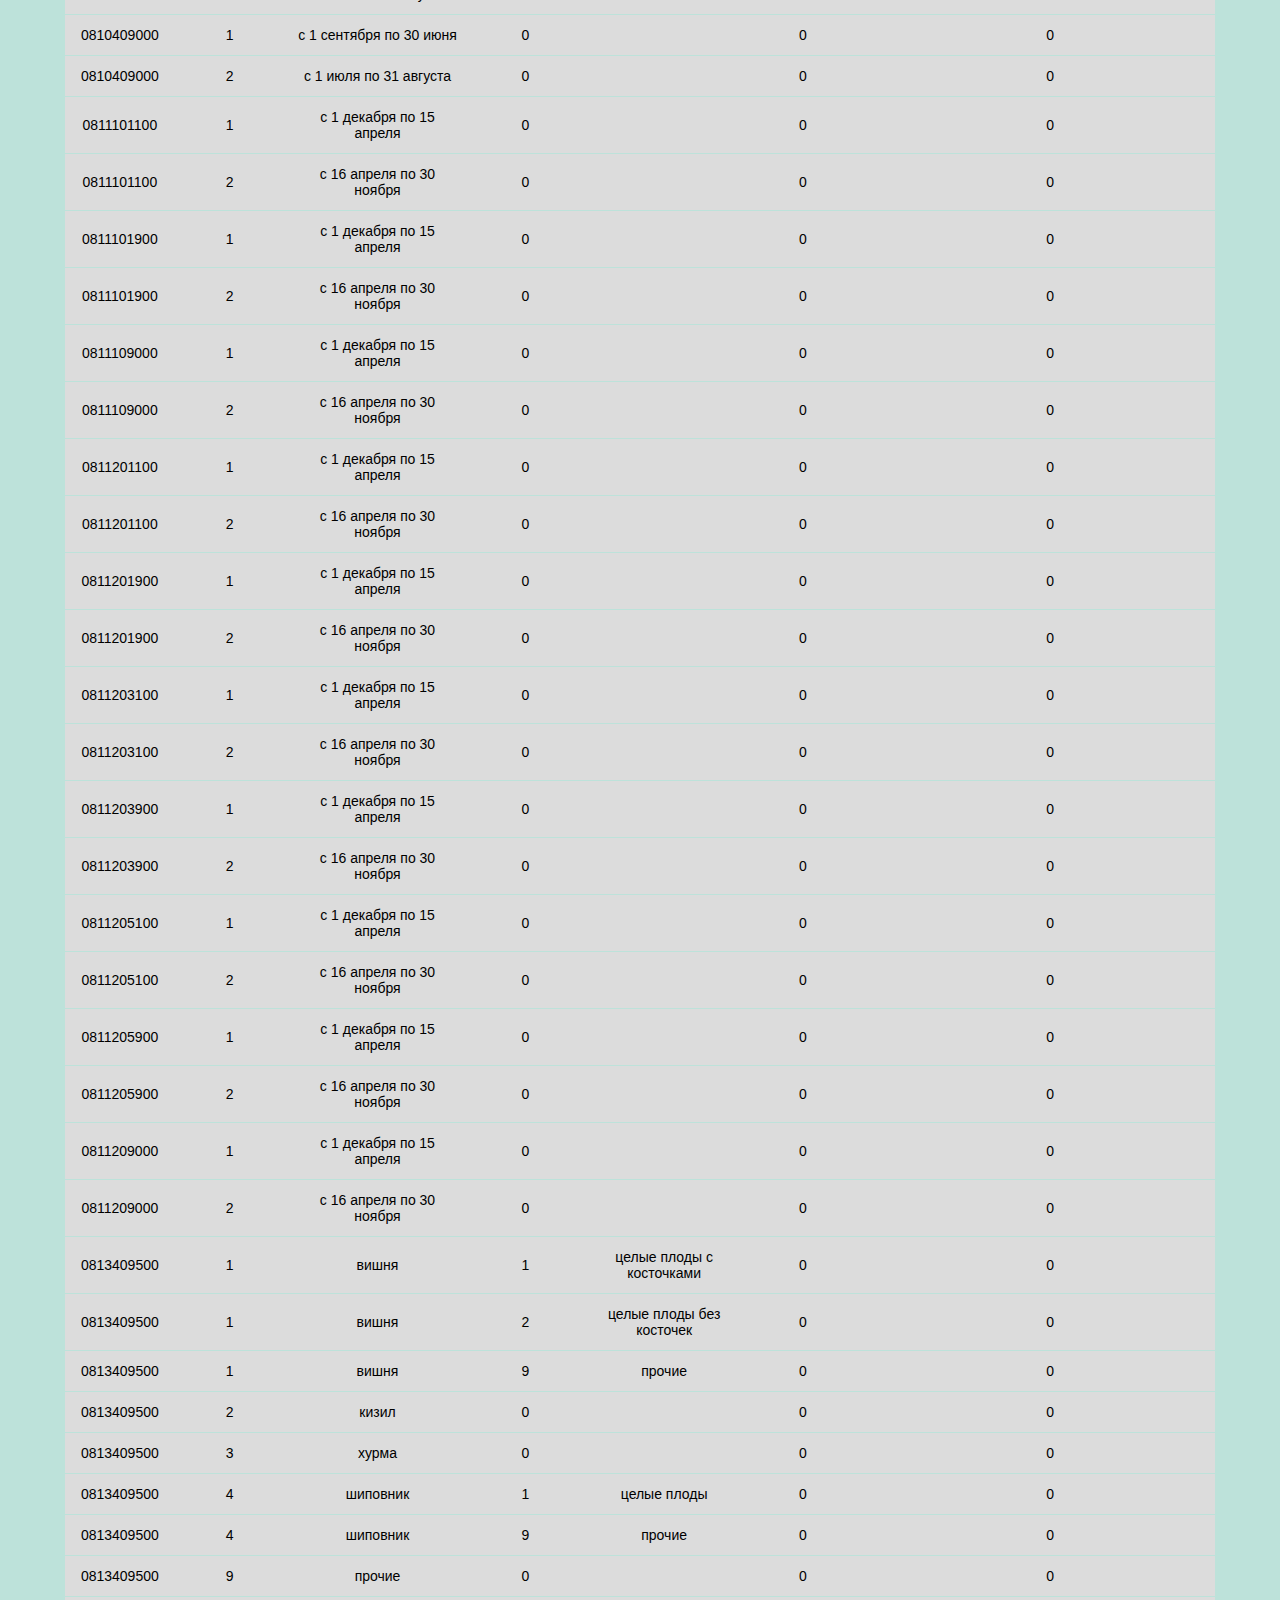
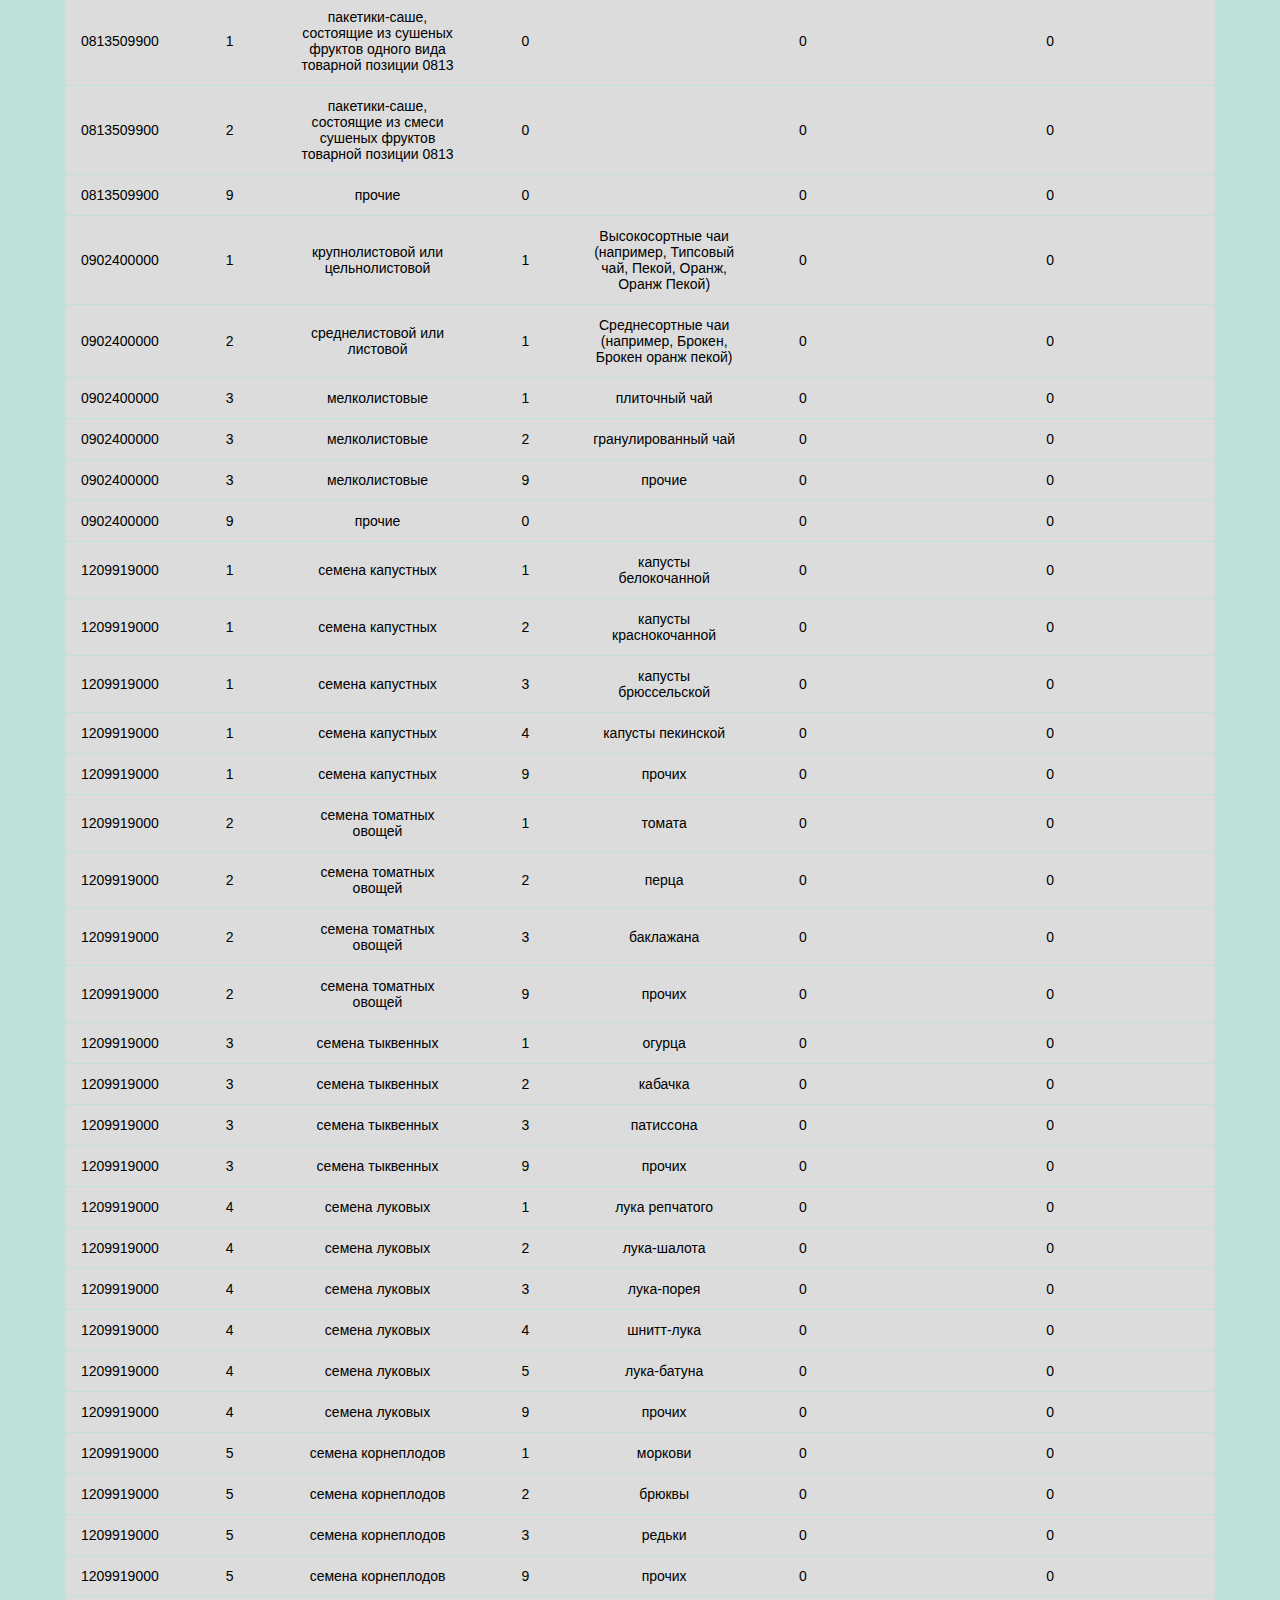
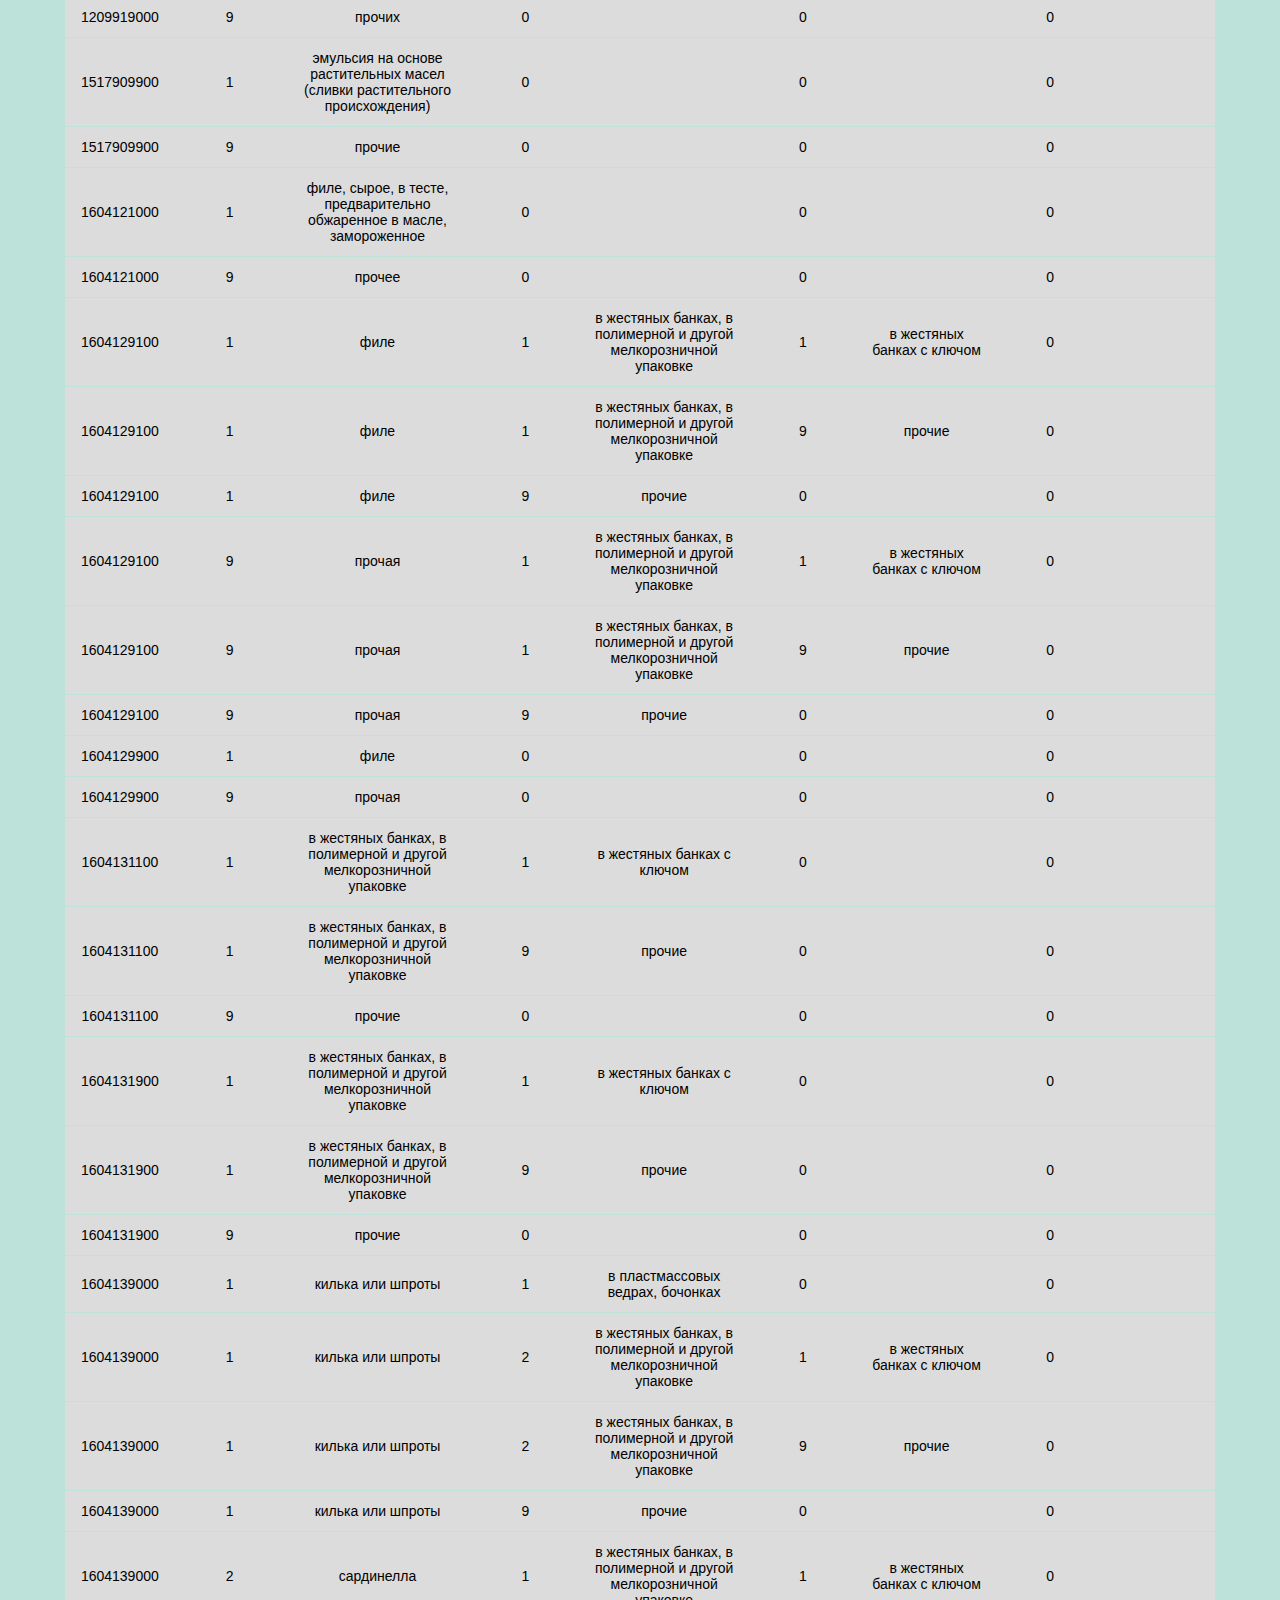
<file: pages/classificationOfDti.html>
<!DOCTYPE html>
<html lang="en">
<head>
    <meta charset="UTF-8">
    <meta http-equiv="X-UA-Compatible" content="IE=edge">
    <meta name="viewport" content="width=device-width, initial-scale=1.0">
    <link rel="stylesheet" href= "../styles/style.css">
    <title>Доп.информация</title>
</head>
<body class="classificationBody">
    <h1>Классификатор дополнительной таможенной информации</h1>
    <hr>
    
        <table class="modalTable">
            
                <tr id="header">
                  <th>Код</th>
                  <th>11 знак</th>
                  <th>описание</th>
                  <th>12 знак</th>
                  <th>описание</th>
                  <th>13 знак</th>
                  <th>описание</th>
                  <th>14 знак</th>
                  <th>описание</th>
                </tr>
      
          
                <tr><td>0202305004</td><td>1</td><td>лопатка</td><td>0</td><td></td><td>0</td><td></td><td>0</td><td></td></tr>
                <tr><td>0202305004</td><td>2</td><td>шейно-лопаточная часть</td><td>0</td><td></td><td>0</td><td></td><td>0</td><td></td></tr>
                <tr><td>0202305004</td><td>3</td><td>грудинка</td><td>0</td><td></td><td>0</td><td></td><td>0</td><td></td></tr>
                <tr><td>0202305005</td><td>1</td><td>лопатка</td><td>0</td><td></td><td>0</td><td></td><td>0</td><td></td></tr>
                <tr><td>0202305005</td><td>2</td><td>шейно-лопаточная часть</td><td>0</td><td></td><td>0</td><td></td><td>0</td><td></td></tr>
                <tr><td>0202305005</td><td>3</td><td>грудинка</td><td>0</td><td></td><td>0</td><td></td><td>0</td><td></td></tr>
                <tr><td>0202305008</td><td>1</td><td>лопатка</td><td>0</td><td></td><td>0</td><td></td><td>0</td><td></td></tr>
                <tr><td>0202305008</td><td>2</td><td>шейно-лопаточная часть</td><td>0</td><td></td><td>0</td><td></td><td>0</td><td></td></tr>
                <tr><td>0202305008</td><td>3</td><td>грудинка</td><td>0</td><td></td><td>0</td><td></td><td>0</td><td></td></tr>
                <tr><td>0202309004</td><td>1</td><td>голяшка</td><td>0</td><td></td><td>0</td><td></td><td>0</td><td></td></tr>
                <tr><td>0202309004</td><td>2</td><td>кострец</td><td>0</td><td></td><td>0</td><td></td><td>0</td><td></td></tr>
                <tr><td>0202309004</td><td>3</td><td>оковалок</td><td>0</td><td></td><td>0</td><td></td><td>0</td><td></td></tr>
                <tr><td>0202309004</td><td>4</td><td>шейный отруб (шея)</td><td>0</td><td></td><td>0</td><td></td><td>0</td><td></td></tr>
                <tr><td>0202309004</td><td>5</td><td>пашина</td><td>0</td><td></td><td>0</td><td></td><td>0</td><td></td></tr>
                <tr><td>0202309004</td><td>6</td><td>вырезка</td><td>0</td><td></td><td>0</td><td></td><td>0</td><td></td></tr>
                <tr><td>0202309004</td><td>9</td><td>прочие</td><td>0</td><td></td><td>0</td><td></td><td>0</td><td></td></tr>
                <tr><td>0202309005</td><td>1</td><td>голяшка</td><td>0</td><td></td><td>0</td><td></td><td>0</td><td></td></tr>
                <tr><td>0202309005</td><td>2</td><td>кострец</td><td>0</td><td></td><td>0</td><td></td><td>0</td><td></td></tr>
                <tr><td>0202309005</td><td>3</td><td>оковалок</td><td>0</td><td></td><td>0</td><td></td><td>0</td><td></td></tr>
                <tr><td>0202309005</td><td>4</td><td>шейный отруб (шея)</td><td>0</td><td></td><td>0</td><td></td><td>0</td><td></td></tr>
                <tr><td>0202309005</td><td>5</td><td>пашина</td><td>0</td><td></td><td>0</td><td></td><td>0</td><td></td></tr>
                <tr><td>0202309005</td><td>6</td><td>вырезка</td><td>0</td><td></td><td>0</td><td></td><td>0</td><td></td></tr>
                <tr><td>0202309005</td><td>9</td><td>прочие</td><td>0</td><td></td><td>0</td><td></td><td>0</td><td></td></tr>
                <tr><td>0202309008</td><td>1</td><td>голяшка</td><td>0</td><td></td><td>0</td><td></td><td>0</td><td></td></tr>
                <tr><td>0202309008</td><td>2</td><td>кострец</td><td>0</td><td></td><td>0</td><td></td><td>0</td><td></td></tr>
                <tr><td>0202309008</td><td>3</td><td>оковалок</td><td>0</td><td></td><td>0</td><td></td><td>0</td><td></td></tr>
                <tr><td>0202309008</td><td>4</td><td>шейный отруб (шея)</td><td>0</td><td></td><td>0</td><td></td><td>0</td><td></td></tr>
                <tr><td>0202309008</td><td>5</td><td>пашина</td><td>0</td><td></td><td>0</td><td></td><td>0</td><td></td></tr>
                <tr><td>0202309008</td><td>6</td><td>вырезка</td><td>0</td><td></td><td>0</td><td></td><td>0</td><td></td></tr>
                <tr><td>0202309008</td><td>9</td><td>прочие</td><td>0</td><td></td><td>0</td><td></td><td>0</td><td></td></tr>
                <tr><td>0302550000</td><td>1</td><td>минтай (Theragra chalcogramma)</td><td>1</td><td>неразделанная</td><td>0</td><td></td><td>0</td><td></td></tr>
                <tr><td>0302550000</td><td>1</td><td>минтай (Theragra chalcogramma)</td><td>2</td><td>потрошеная с головой</td><td>0</td><td></td><td>0</td><td></td></tr>
                <tr><td>0302550000</td><td>1</td><td>минтай (Theragra chalcogramma)</td><td>3</td><td>обезглавленная потрошеная</td><td>0</td><td></td><td>0</td><td></td></tr>
                <tr><td>0302550000</td><td>1</td><td>минтай (Theragra chalcogramma)</td><td>4</td><td>обезглавленная</td><td>0</td><td></td><td>0</td><td></td></tr>
                <tr><td>0302550000</td><td>1</td><td>минтай (Theragra chalcogramma)</td><td>5</td><td>тушка</td><td>0</td><td></td><td>0</td><td></td></tr>
                <tr><td>0302550000</td><td>1</td><td>минтай (Theragra chalcogramma)</td><td>9</td><td>прочая</td><td>0</td><td></td><td>0</td><td></td></tr>
                <tr><td>0303110000</td><td>1</td><td>неразделанная</td><td>0</td><td></td><td>0</td><td></td><td>0</td><td></td></tr>
                <tr><td>0303110000</td><td>2</td><td>потрошеная с головой</td><td>0</td><td></td><td>0</td><td></td><td>0</td><td></td></tr>
                <tr><td>0303110000</td><td>3</td><td>обезглавленная потрошеная</td><td>0</td><td></td><td>0</td><td></td><td>0</td><td></td></tr>
                <tr><td>0303110000</td><td>4</td><td>обезглавленная</td><td>0</td><td></td><td>0</td><td></td><td>0</td><td></td></tr>
                <tr><td>0303110000</td><td>5</td><td>теша</td><td>0</td><td></td><td>0</td><td></td><td>0</td><td></td></tr>
                <tr><td>0303110000</td><td>6</td><td>тушка</td><td>0</td><td></td><td>0</td><td></td><td>0</td><td></td></tr>
                <tr><td>0303110000</td><td>9</td><td>прочая</td><td>0</td><td></td><td>0</td><td></td><td>0</td><td></td></tr>
                <tr><td>0303120000</td><td>1</td><td>неразделанная</td><td>0</td><td></td><td>0</td><td></td><td>0</td><td></td></tr>
                <tr><td>0303120000</td><td>2</td><td>потрошеная с головой</td><td>0</td><td></td><td>0</td><td></td><td>0</td><td></td></tr>
                <tr><td>0303120000</td><td>3</td><td>обезглавленная потрошеная</td><td>0</td><td></td><td>0</td><td></td><td>0</td><td></td></tr>
                <tr><td>0303120000</td><td>4</td><td>обезглавленная</td><td>0</td><td></td><td>0</td><td></td><td>0</td><td></td></tr>
                <tr><td>0303120000</td><td>5</td><td>теша</td><td>0</td><td></td><td>0</td><td></td><td>0</td><td></td></tr>
                <tr><td>0303120000</td><td>6</td><td>тушка</td><td>0</td><td></td><td>0</td><td></td><td>0</td><td></td></tr>
                <tr><td>0303120000</td><td>9</td><td>прочая</td><td>0</td><td></td><td>0</td><td></td><td>0</td><td></td></tr>
                <tr><td>0303311000</td><td>1</td><td>неразделанная</td><td>0</td><td></td><td>0</td><td></td><td>0</td><td></td></tr>
                <tr><td>0303311000</td><td>2</td><td>потрошеная с головой</td><td>0</td><td></td><td>0</td><td></td><td>0</td><td></td></tr>
                <tr><td>0303311000</td><td>3</td><td>обезглавленная потрошеная</td><td>0</td><td></td><td>0</td><td></td><td>0</td><td></td></tr>
                <tr><td>0303311000</td><td>4</td><td>обезглавленная</td><td>0</td><td></td><td>0</td><td></td><td>0</td><td></td></tr>
                <tr><td>0303311000</td><td>5</td><td>теша</td><td>0</td><td></td><td>0</td><td></td><td>0</td><td></td></tr>
                <tr><td>0303311000</td><td>6</td><td>тушка</td><td>0</td><td></td><td>0</td><td></td><td>0</td><td></td></tr>
                <tr><td>0303311000</td><td>9</td><td>прочая</td><td>0</td><td></td><td>0</td><td></td><td>0</td><td></td></tr>
                <tr><td>0303313000</td><td>1</td><td>неразделанная</td><td>0</td><td></td><td>0</td><td></td><td>0</td><td></td></tr>
                <tr><td>0303313000</td><td>2</td><td>потрошеная с головой</td><td>0</td><td></td><td>0</td><td></td><td>0</td><td></td></tr>
                <tr><td>0303313000</td><td>3</td><td>обезглавленная потрошеная</td><td>0</td><td></td><td>0</td><td></td><td>0</td><td></td></tr>
                <tr><td>0303313000</td><td>4</td><td>обезглавленная</td><td>0</td><td></td><td>0</td><td></td><td>0</td><td></td></tr>
                <tr><td>0303313000</td><td>5</td><td>тушка</td><td>0</td><td></td><td>0</td><td></td><td>0</td><td></td></tr>
                <tr><td>0303313000</td><td>9</td><td>прочая</td><td>0</td><td></td><td>0</td><td></td><td>0</td><td></td></tr>
                <tr><td>0303319000</td><td>1</td><td>неразделанная</td><td>0</td><td></td><td>0</td><td></td><td>0</td><td></td></tr>
                <tr><td>0303319000</td><td>2</td><td>потрошеная с головой</td><td>0</td><td></td><td>0</td><td></td><td>0</td><td></td></tr>
                <tr><td>0303319000</td><td>3</td><td>обезглавленная потрошеная</td><td>0</td><td></td><td>0</td><td></td><td>0</td><td></td></tr>
                <tr><td>0303319000</td><td>4</td><td>обезглавленная</td><td>0</td><td></td><td>0</td><td></td><td>0</td><td></td></tr>
                <tr><td>0303319000</td><td>5</td><td>тушка</td><td>0</td><td></td><td>0</td><td></td><td>0</td><td></td></tr>
                <tr><td>0303319000</td><td>9</td><td>прочая</td><td>0</td><td></td><td>0</td><td></td><td>0</td><td></td></tr>
                <tr><td>0303510000</td><td>1</td><td>сельдь (Clupea harengus)</td><td>1</td><td>салака (Clupea harengus membras)</td><td>1</td><td>неразделанная</td><td>0</td><td></td></tr>
                <tr><td>0303510000</td><td>1</td><td>сельдь (Clupea harengus)</td><td>1</td><td>салака (Clupea harengus membras)</td><td>9</td><td>прочая</td><td>0</td><td></td></tr>
                <tr><td>0303510000</td><td>1</td><td>сельдь (Clupea harengus)</td><td>9</td><td>прочая</td><td>1</td><td>неразделанная</td><td>0</td><td></td></tr>
                <tr><td>0303510000</td><td>1</td><td>сельдь (Clupea harengus)</td><td>9</td><td>прочая</td><td>9</td><td>прочая</td><td>0</td><td></td></tr>
                <tr><td>0303510000</td><td>2</td><td>сельдь (Clupea pallasii)</td><td>1</td><td>неразделанная</td><td>0</td><td></td><td>0</td><td></td></tr>
                <tr><td>0303510000</td><td>2</td><td>сельдь (Clupea pallasii)</td><td>9</td><td>прочая</td><td>0</td><td></td><td>0</td><td></td></tr>
                <tr><td>0305200000</td><td>1</td><td>печень рыбы сушеная, копченая, соленая или в рассоле</td><td>0</td><td></td><td>0</td><td></td><td>0</td><td></td></tr>
                <tr><td>0305200000</td><td>2</td><td>молоки рыбы сушеные, копченые, соленые или в рассоле</td><td>0</td><td></td><td>0</td><td></td><td>0</td><td></td></tr>
                <tr><td>0305200000</td><td>3</td><td>икра рыбы сушеная, копченая, соленая или в рассоле</td><td>0</td><td></td><td>0</td><td></td><td>0</td><td></td></tr>
                <tr><td>0306248000</td><td>1</td><td>живые</td><td>0</td><td></td><td>0</td><td></td><td>0</td><td></td></tr>
                <tr><td>0306248000</td><td>2</td><td>свежие</td><td>0</td><td></td><td>0</td><td></td><td>0</td><td></td></tr>
                <tr><td>0306248000</td><td>3</td><td>охлажденные</td><td>0</td><td></td><td>0</td><td></td><td>0</td><td></td></tr>
                <tr><td>0504000000</td><td>1</td><td>кишки-сырец (говяжьи черева, свиные черева, бараньи черева)</td><td>1</td><td>говяжьи черева</td><td>0</td><td></td><td>0</td><td></td></tr>
                <tr><td>0504000000</td><td>1</td><td>кишки-сырец (говяжьи черева, свиные черева, бараньи черева)</td><td>2</td><td>свиные черева</td><td>0</td><td></td><td>0</td><td></td></tr>
                <tr><td>0504000000</td><td>1</td><td>кишки-сырец (говяжьи черева, свиные черева, бараньи черева)</td><td>3</td><td>бараньи черева</td><td>0</td><td></td><td>0</td><td></td></tr>
                <tr><td>0504000000</td><td>2</td><td>кишки-сырец (говяжьи синюги, бараньи синюги, свиные пузыри, говяжьи круги, говяжьи пузыри)</td><td>1</td><td>говяжьи синюги</td><td>0</td><td></td><td>0</td><td></td></tr>
                <tr><td>0504000000</td><td>2</td><td>кишки-сырец (говяжьи синюги, бараньи синюги, свиные пузыри, говяжьи круги, говяжьи пузыри)</td><td>2</td><td>бараньи синюги</td><td>0</td><td></td><td>0</td><td></td></tr>
                <tr><td>0504000000</td><td>2</td><td>кишки-сырец (говяжьи синюги, бараньи синюги, свиные пузыри, говяжьи круги, говяжьи пузыри)</td><td>3</td><td>свиные пузыри</td><td>0</td><td></td><td>0</td><td></td></tr>
                <tr><td>0504000000</td><td>2</td><td>кишки-сырец (говяжьи синюги, бараньи синюги, свиные пузыри, говяжьи круги, говяжьи пузыри)</td><td>4</td><td>говяжьи круги</td><td>0</td><td></td><td>0</td><td></td></tr>
                <tr><td>0504000000</td><td>2</td><td>кишки-сырец (говяжьи синюги, бараньи синюги, свиные пузыри, говяжьи круги, говяжьи пузыри)</td><td>5</td><td>говяжьи пузыри</td><td>0</td><td></td><td>0</td><td></td></tr>
                <tr><td>0504000000</td><td>3</td><td>черева-полуфабрикат (говяжьи раннеры, свиные раннеры)</td><td>1</td><td>говяжьи раннеры</td><td>0</td><td></td><td>0</td><td></td></tr>
                <tr><td>0504000000</td><td>3</td><td>черева-полуфабрикат (говяжьи раннеры, свиные раннеры)</td><td>2</td><td>свиные раннеры</td><td>0</td><td></td><td>0</td><td></td></tr>
                <tr><td>0504000000</td><td>9</td><td>прочие</td><td>0</td><td></td><td>0</td><td></td><td>0</td><td></td></tr>
                <tr><td>0603110000</td><td>1</td><td>с 6 февраля по 14 февраля</td><td>0</td><td></td><td>0</td><td></td><td>0</td><td></td></tr>
                <tr><td>0603110000</td><td>2</td><td>с 22 февраля по 8 марта</td><td>0</td><td></td><td>0</td><td></td><td>0</td><td></td></tr>
                <tr><td>0603110000</td><td>3</td><td>с 24 августа по 1 сентября</td><td>0</td><td></td><td>0</td><td></td><td>0</td><td></td></tr>
                <tr><td>0603110000</td><td>9</td><td>прочие</td><td>0</td><td></td><td>0</td><td></td><td>0</td><td></td></tr>
                <tr><td>0603120000</td><td>1</td><td>с 6 февраля по 14 февраля</td><td>0</td><td></td><td>0</td><td></td><td>0</td><td></td></tr>
                <tr><td>0603120000</td><td>2</td><td>с 22 февраля по 8 марта</td><td>0</td><td></td><td>0</td><td></td><td>0</td><td></td></tr>
                <tr><td>0603120000</td><td>3</td><td>с 24 августа по 1 сентября</td><td>0</td><td></td><td>0</td><td></td><td>0</td><td></td></tr>
                <tr><td>0603120000</td><td>9</td><td>прочие</td><td>0</td><td></td><td>0</td><td></td><td>0</td><td></td></tr>
                <tr><td>0603130000</td><td>1</td><td>с 6 февраля по 14 февраля</td><td>0</td><td></td><td>0</td><td></td><td>0</td><td></td></tr>
                <tr><td>0603130000</td><td>2</td><td>с 22 февраля по 8 марта</td><td>0</td><td></td><td>0</td><td></td><td>0</td><td></td></tr>
                <tr><td>0603130000</td><td>3</td><td>с 24 августа по 1 сентября</td><td>0</td><td></td><td>0</td><td></td><td>0</td><td></td></tr>
                <tr><td>0603130000</td><td>9</td><td>прочие</td><td>0</td><td></td><td>0</td><td></td><td>0</td><td></td></tr>
                <tr><td>0603140000</td><td>1</td><td>с 6 февраля по 14 февраля</td><td>0</td><td></td><td>0</td><td></td><td>0</td><td></td></tr>
                <tr><td>0603140000</td><td>2</td><td>с 22 февраля по 8 марта</td><td>0</td><td></td><td>0</td><td></td><td>0</td><td></td></tr>
                <tr><td>0603140000</td><td>3</td><td>с 24 августа по 1 сентября</td><td>0</td><td></td><td>0</td><td></td><td>0</td><td></td></tr>
                <tr><td>0603140000</td><td>9</td><td>прочие</td><td>0</td><td></td><td>0</td><td></td><td>0</td><td></td></tr>
                <tr><td>0603191000</td><td>1</td><td>с 6 февраля по 14 февраля</td><td>0</td><td></td><td>0</td><td></td><td>0</td><td></td></tr>
                <tr><td>0603191000</td><td>2</td><td>с 22 февраля по 8 марта</td><td>0</td><td></td><td>0</td><td></td><td>0</td><td></td></tr>
                <tr><td>0603191000</td><td>3</td><td>с 24 августа по 1 сентября</td><td>0</td><td></td><td>0</td><td></td><td>0</td><td></td></tr>
                <tr><td>0603191000</td><td>9</td><td>прочие</td><td>0</td><td></td><td>0</td><td></td><td>0</td><td></td></tr>
                <tr><td>0603198000</td><td>1</td><td>с 6 февраля по 14 февраля</td><td>0</td><td></td><td>0</td><td></td><td>0</td><td></td></tr>
                <tr><td>0603198000</td><td>2</td><td>с 22 февраля по 8 марта</td><td>0</td><td></td><td>0</td><td></td><td>0</td><td></td></tr>
                <tr><td>0603198000</td><td>3</td><td>с 24 августа по 1 сентября</td><td>0</td><td></td><td>0</td><td></td><td>0</td><td></td></tr>
                <tr><td>0603198000</td><td>9</td><td>прочие</td><td>0</td><td></td><td>0</td><td></td><td>0</td><td></td></tr>
                <tr><td>0603900000</td><td>1</td><td>с 6 февраля по 14 февраля</td><td>0</td><td></td><td>0</td><td></td><td>0</td><td></td></tr>
                <tr><td>0603900000</td><td>2</td><td>с 22 февраля по 8 марта</td><td>0</td><td></td><td>0</td><td></td><td>0</td><td></td></tr>
                <tr><td>0603900000</td><td>3</td><td>с 24 августа по 1 сентября</td><td>0</td><td></td><td>0</td><td></td><td>0</td><td></td></tr>
                <tr><td>0603900000</td><td>9</td><td>прочие</td><td>0</td><td></td><td>0</td><td></td><td>0</td><td></td></tr>
                <tr><td>0703101900</td><td>1</td><td>с 1 ноября по 30 июня</td><td>1</td><td>лук-репка в состоянии покоя</td><td>0</td><td></td><td>0</td><td></td></tr>
                <tr><td>0703101900</td><td>1</td><td>с 1 ноября по 30 июня</td><td>9</td><td>прочие</td><td>0</td><td></td><td>0</td><td></td></tr>
                <tr><td>0703101900</td><td>2</td><td>с 1 июля по 31 октября</td><td>1</td><td>лук-репка в состоянии покоя</td><td>0</td><td></td><td>0</td><td></td></tr>
                <tr><td>0703101900</td><td>2</td><td>с 1 июля по 31 октября</td><td>9</td><td>прочие</td><td>0</td><td></td><td>0</td><td></td></tr>
                <tr><td>0703200000</td><td>1</td><td>с 1 октября по 31 мая</td><td>0</td><td></td><td>0</td><td></td><td>0</td><td></td></tr>
                <tr><td>0703200000</td><td>2</td><td>с 1 июня по 30 сентября</td><td>0</td><td></td><td>0</td><td></td><td>0</td><td></td></tr>
                <tr><td>0704901001</td><td>1</td><td>с 1 августа по 31 октября</td><td>0</td><td></td><td>0</td><td></td><td>0</td><td></td></tr>
                <tr><td>0704901001</td><td>2</td><td>с 1 ноября по 31 июля</td><td>0</td><td></td><td>0</td><td></td><td>0</td><td></td></tr>
                <tr><td>0704901009</td><td>1</td><td>с 1 августа по 31 октября</td><td>0</td><td></td><td>0</td><td></td><td>0</td><td></td></tr>
                <tr><td>0704901009</td><td>2</td><td>с 1 ноября по 31 июля</td><td>0</td><td></td><td>0</td><td></td><td>0</td><td></td></tr>
                <tr><td>0704909000</td><td>1</td><td>кольраби, капуста савойская</td><td>0</td><td></td><td>0</td><td></td><td>0</td><td></td></tr>
                <tr><td>0704909000</td><td>2</td><td>капуста китайская</td><td>0</td><td></td><td>0</td><td></td><td>0</td><td></td></tr>
                <tr><td>0704909000</td><td>9</td><td>прочие</td><td>0</td><td></td><td>0</td><td></td><td>0</td><td></td></tr>
                <tr><td>0706100001</td><td>1</td><td>с 1 ноября по 30 июня</td><td>0</td><td></td><td>0</td><td></td><td>0</td><td></td></tr>
                <tr><td>0706100001</td><td>2</td><td>с 1 июля по 31 октября</td><td>0</td><td></td><td>0</td><td></td><td>0</td><td></td></tr>
                <tr><td>0706100009</td><td>1</td><td>с 1 ноября по 30 июня</td><td>0</td><td></td><td>0</td><td></td><td>0</td><td></td></tr>
                <tr><td>0706100009</td><td>2</td><td>с 1 июля по 31 октября</td><td>0</td><td></td><td>0</td><td></td><td>0</td><td></td></tr>
                <tr><td>0706909001</td><td>1</td><td>1 ноября по 30 июня</td><td>0</td><td></td><td>0</td><td></td><td>0</td><td></td></tr>
                <tr><td>0706909001</td><td>2</td><td>1 июля по 31 октября</td><td>0</td><td></td><td>0</td><td></td><td>0</td><td></td></tr>
                <tr><td>0706909009</td><td>1</td><td>редис красный, с 1 ноября по 30 июня</td><td>0</td><td></td><td>0</td><td></td><td>0</td><td></td></tr>
                <tr><td>0706909009</td><td>2</td><td>редис красный, с 1 июля по 31 октября</td><td>0</td><td></td><td>0</td><td></td><td>0</td><td></td></tr>
                <tr><td>0706909009</td><td>3</td><td>дайкон (сладкая редька)</td><td>0</td><td></td><td>0</td><td></td><td>0</td><td></td></tr>
                <tr><td>0706909009</td><td>4</td><td>редька</td><td>0</td><td></td><td>0</td><td></td><td>0</td><td></td></tr>
                <tr><td>0706909009</td><td>9</td><td>прочие</td><td>0</td><td></td><td>0</td><td></td><td>0</td><td></td></tr>
                <tr><td>0709601001</td><td>1</td><td>с 1 апреля по 30 июня</td><td>0</td><td></td><td>0</td><td></td><td>0</td><td></td></tr>
                <tr><td>0709601001</td><td>2</td><td>с 1 июля по 30 сентября</td><td>0</td><td></td><td>0</td><td></td><td>0</td><td></td></tr>
                <tr><td>0709601002</td><td>1</td><td>с 1 ноября по 31 марта</td><td>0</td><td></td><td>0</td><td></td><td>0</td><td></td></tr>
                <tr><td>0709601002</td><td>2</td><td>с 1 октября по 31 октября</td><td>0</td><td></td><td>0</td><td></td><td>0</td><td></td></tr>
                <tr><td>0713310000</td><td>1</td><td>сушеная и лущеная</td><td>0</td><td></td><td>0</td><td></td><td>0</td><td></td></tr>
                <tr><td>0713310000</td><td>2</td><td>сушеная и колотая</td><td>0</td><td></td><td>0</td><td></td><td>0</td><td></td></tr>
                <tr><td>0713310000</td><td>9</td><td>прочая</td><td>0</td><td></td><td>0</td><td></td><td>0</td><td></td></tr>
                <tr><td>0713320000</td><td>1</td><td>сушеная и лущеная</td><td>0</td><td></td><td>0</td><td></td><td>0</td><td></td></tr>
                <tr><td>0713320000</td><td>2</td><td>сушеная и колотая</td><td>0</td><td></td><td>0</td><td></td><td>0</td><td></td></tr>
                <tr><td>0713320000</td><td>9</td><td>прочая</td><td>0</td><td></td><td>0</td><td></td><td>0</td><td></td></tr>
                <tr><td>0713339000</td><td>1</td><td>сушеная и лущеная</td><td>0</td><td></td><td>0</td><td></td><td>0</td><td></td></tr>
                <tr><td>0713339000</td><td>2</td><td>сушеная и колотая</td><td>0</td><td></td><td>0</td><td></td><td>0</td><td></td></tr>
                <tr><td>0713339000</td><td>9</td><td>прочая</td><td>0</td><td></td><td>0</td><td></td><td>0</td><td></td></tr>
                <tr><td>0713390001</td><td>1</td><td>сушеная и лущеная</td><td>0</td><td></td><td>0</td><td></td><td>0</td><td></td></tr>
                <tr><td>0713390001</td><td>2</td><td>сушеная и колотая</td><td>0</td><td></td><td>0</td><td></td><td>0</td><td></td></tr>
                <tr><td>0713390001</td><td>9</td><td>прочая</td><td>0</td><td></td><td>0</td><td></td><td>0</td><td></td></tr>
                <tr><td>0713390009</td><td>1</td><td>сушеная и лущеная</td><td>0</td><td></td><td>0</td><td></td><td>0</td><td></td></tr>
                <tr><td>0713390009</td><td>2</td><td>сушеная и колотая</td><td>0</td><td></td><td>0</td><td></td><td>0</td><td></td></tr>
                <tr><td>0713390009</td><td>9</td><td>прочая</td><td>0</td><td></td><td>0</td><td></td><td>0</td><td></td></tr>
                <tr><td>0802129000</td><td>1</td><td>количество ядер в 1 унции (1 унция - 28,35 г): менее 16 ядер миндаля</td><td>0</td><td></td><td>0</td><td></td><td>0</td><td></td></tr>
                <tr><td>0802129000</td><td>2</td><td>количество ядер в 1 унции (1 унция - 28,35 г): от 16 до 18 ядер миндаля</td><td>0</td><td></td><td>0</td><td></td><td>0</td><td></td></tr>
                <tr><td>0802129000</td><td>3</td><td>количество ядер в 1 унции (1 унция - 28,35 г): от 19 до 20 ядер миндаля</td><td>0</td><td></td><td>0</td><td></td><td>0</td><td></td></tr>
                <tr><td>0802129000</td><td>4</td><td>количество ядер в 1 унции (1 унция - 28,35 г): от 21 до 22 ядер миндаля</td><td>0</td><td></td><td>0</td><td></td><td>0</td><td></td></tr>
                <tr><td>0802129000</td><td>5</td><td>количество ядер в 1 унции (1 унция - 28,35 г): от 23 до 24 ядер миндаля</td><td>0</td><td></td><td>0</td><td></td><td>0</td><td></td></tr>
                <tr><td>0802129000</td><td>6</td><td>количество ядер в 1 унции (1 унция - 28,35 г): от 25 до 27 ядер миндаля</td><td>0</td><td></td><td>0</td><td></td><td>0</td><td></td></tr>
                <tr><td>0802129000</td><td>7</td><td>количество ядер в 1 унции (1 унция - 28,35 г): от 28 до 30 ядер миндаля</td><td>0</td><td></td><td>0</td><td></td><td>0</td><td></td></tr>
                <tr><td>0802129000</td><td>8</td><td>количество ядер в 1 унции (1 унция - 28,35 г): от 31 до 34 ядер миндаля</td><td>0</td><td></td><td>0</td><td></td><td>0</td><td></td></tr>
                <tr><td>0802129000</td><td>9</td><td>количество ядер в 1 унции (1 унция - 28,35 г): от 35 до 40 ядер миндаля и более</td><td>0</td><td></td><td>0</td><td></td><td>0</td><td></td></tr>
                <tr><td>0804500001</td><td>1</td><td>гуайява</td><td>0</td><td></td><td>0</td><td></td><td>0</td><td></td></tr>
                <tr><td>0804500001</td><td>2</td><td>манго</td><td>0</td><td></td><td>0</td><td></td><td>0</td><td></td></tr>
                <tr><td>0804500001</td><td>3</td><td>мангостан, или гарциния</td><td>0</td><td></td><td>0</td><td></td><td>0</td><td></td></tr>
                <tr><td>0804500009</td><td>1</td><td>манго</td><td>0</td><td></td><td>0</td><td></td><td>0</td><td></td></tr>
                <tr><td>0804500009</td><td>9</td><td>прочие</td><td>0</td><td></td><td>0</td><td></td><td>0</td><td></td></tr>
                <tr><td>0805102000</td><td>1</td><td>с 16 октября по 15 февраля</td><td>0</td><td></td><td>0</td><td></td><td>0</td><td></td></tr>
                <tr><td>0805102000</td><td>2</td><td>с 16 февраля по 15 октября</td><td>0</td><td></td><td>0</td><td></td><td>0</td><td></td></tr>
                <tr><td>0805203000</td><td>1</td><td>сатсума</td><td>0</td><td></td><td>0</td><td></td><td>0</td><td></td></tr>
                <tr><td>0805203000</td><td>2</td><td>монреаль</td><td>0</td><td></td><td>0</td><td></td><td>0</td><td></td></tr>
                <tr><td>0805205000</td><td>1</td><td>мандарины, с 16 октября по 15 февраля</td><td>0</td><td></td><td>0</td><td></td><td>0</td><td></td></tr>
                <tr><td>0805205000</td><td>2</td><td>мандарины, с 16 февраля по 15 октября</td><td>0</td><td></td><td>0</td><td></td><td>0</td><td></td></tr>
                <tr><td>0805205000</td><td>3</td><td>вилкинги</td><td>0</td><td></td><td>0</td><td></td><td>0</td><td></td></tr>
                <tr><td>0805400000</td><td>1</td><td>грейпфруты, с 16 октября по 15 февраля</td><td>0</td><td></td><td>0</td><td></td><td>0</td><td></td></tr>
                <tr><td>0805400000</td><td>2</td><td>грейпфруты, с 16 февраля по 15 октября</td><td>0</td><td></td><td>0</td><td></td><td>0</td><td></td></tr>
                <tr><td>0805400000</td><td>3</td><td>помелло</td><td>0</td><td></td><td>0</td><td></td><td>0</td><td></td></tr>
                <tr><td>0805501000</td><td>1</td><td>с 16 октября по 15 февраля</td><td>0</td><td></td><td>0</td><td></td><td>0</td><td></td></tr>
                <tr><td>0805501000</td><td>2</td><td>с 16 февраля по 15 октября</td><td>0</td><td></td><td>0</td><td></td><td>0</td><td></td></tr>
                <tr><td>0805900000</td><td>1</td><td>кумкват</td><td>0</td><td></td><td>0</td><td></td><td>0</td><td></td></tr>
                <tr><td>0805900000</td><td>2</td><td>свитти</td><td>0</td><td></td><td>0</td><td></td><td>0</td><td></td></tr>
                <tr><td>0805900000</td><td>9</td><td>прочие</td><td>0</td><td></td><td>0</td><td></td><td>0</td><td></td></tr>
                <tr><td>0806101000</td><td>1</td><td>с 1 декабря по 15 июля</td><td>0</td><td></td><td>0</td><td></td><td>0</td><td></td></tr>
                <tr><td>0806101000</td><td>2</td><td>с 16 июля по 30 ноября</td><td>0</td><td></td><td>0</td><td></td><td>0</td><td></td></tr>
                <tr><td>0806109000</td><td>1</td><td>с 1 декабря по 15 июля</td><td>0</td><td></td><td>0</td><td></td><td>0</td><td></td></tr>
                <tr><td>0806109000</td><td>2</td><td>с 16 июля по 30 ноября</td><td>0</td><td></td><td>0</td><td></td><td>0</td><td></td></tr>
                <tr><td>0807110000</td><td>1</td><td>с 1 июня по 31 октября</td><td>0</td><td></td><td>0</td><td></td><td>0</td><td></td></tr>
                <tr><td>0807110000</td><td>2</td><td>с 1 ноября по 31 мая</td><td>0</td><td></td><td>0</td><td></td><td>0</td><td></td></tr>
                <tr><td>0807190000</td><td>1</td><td>дыни, с 16 июля по 31 октября</td><td>0</td><td></td><td>0</td><td></td><td>0</td><td></td></tr>
                <tr><td>0807190000</td><td>2</td><td>дыни, с 1 ноября по 15 июля</td><td>0</td><td></td><td>0</td><td></td><td>0</td><td></td></tr>
                <tr><td>0809100000</td><td>1</td><td>с 1 сентября по 30 июня</td><td>0</td><td></td><td>0</td><td></td><td>0</td><td></td></tr>
                <tr><td>0809100000</td><td>2</td><td>с 1 июля по 31 августа</td><td>0</td><td></td><td>0</td><td></td><td>0</td><td></td></tr>
                <tr><td>0809301000</td><td>1</td><td>с 1 октября по 31 июля</td><td>0</td><td></td><td>0</td><td></td><td>0</td><td></td></tr>
                <tr><td>0809301000</td><td>2</td><td>с 1 августа по 30 сентября</td><td>0</td><td></td><td>0</td><td></td><td>0</td><td></td></tr>
                <tr><td>0809309000</td><td>1</td><td>персики, с 1 октября по 31 июля</td><td>0</td><td></td><td>0</td><td></td><td>0</td><td></td></tr>
                <tr><td>0809309000</td><td>2</td><td>персики, с 1 августа по 30 сентября</td><td>0</td><td></td><td>0</td><td></td><td>0</td><td></td></tr>
                <tr><td>0809400500</td><td>1</td><td>с 1 сентября по 30 июня</td><td>0</td><td></td><td>0</td><td></td><td>0</td><td></td></tr>
                <tr><td>0809400500</td><td>2</td><td>с 1 июля по 31 августа</td><td>0</td><td></td><td>0</td><td></td><td>0</td><td></td></tr>
                <tr><td>0809409000</td><td>1</td><td>с 1 сентября по 30 июня</td><td>0</td><td></td><td>0</td><td></td><td>0</td><td></td></tr>
                <tr><td>0809409000</td><td>2</td><td>с 1 июля по 31 августа</td><td>0</td><td></td><td>0</td><td></td><td>0</td><td></td></tr>
                <tr><td>0810100000</td><td>1</td><td>с 1 сентября по 30 июня</td><td>0</td><td></td><td>0</td><td></td><td>0</td><td></td></tr>
                <tr><td>0810100000</td><td>2</td><td>с 1 июля по 31 августа</td><td>0</td><td></td><td>0</td><td></td><td>0</td><td></td></tr>
                <tr><td>0810201000</td><td>1</td><td>с 1 сентября по 30 июня</td><td>0</td><td></td><td>0</td><td></td><td>0</td><td></td></tr>
                <tr><td>0810201000</td><td>2</td><td>с 1 июля по 31 августа</td><td>0</td><td></td><td>0</td><td></td><td>0</td><td></td></tr>
                <tr><td>0810209000</td><td>1</td><td>ежевика, с 1 сентября по 30 июня</td><td>0</td><td></td><td>0</td><td></td><td>0</td><td></td></tr>
                <tr><td>0810209000</td><td>2</td><td>ежевика, с 1 июля по 31 августа</td><td>0</td><td></td><td>0</td><td></td><td>0</td><td></td></tr>
                <tr><td>0810209000</td><td>9</td><td>прочие</td><td>0</td><td></td><td>0</td><td></td><td>0</td><td></td></tr>
                <tr><td>0810401000</td><td>1</td><td>1 сентября по 30 июня</td><td>0</td><td></td><td>0</td><td></td><td>0</td><td></td></tr>
                <tr><td>0810401000</td><td>2</td><td>1 июля по 31 августа</td><td>0</td><td></td><td>0</td><td></td><td>0</td><td></td></tr>
                <tr><td>0810403000</td><td>1</td><td>1 сентября по 30 июня</td><td>0</td><td></td><td>0</td><td></td><td>0</td><td></td></tr>
                <tr><td>0810403000</td><td>2</td><td>1 июля по 31 августа</td><td>0</td><td></td><td>0</td><td></td><td>0</td><td></td></tr>
                <tr><td>0810405000</td><td>1</td><td>1 сентября по 30 июня</td><td>0</td><td></td><td>0</td><td></td><td>0</td><td></td></tr>
                <tr><td>0810405000</td><td>2</td><td>1 июля по 31 августа</td><td>0</td><td></td><td>0</td><td></td><td>0</td><td></td></tr>
                <tr><td>0810409000</td><td>1</td><td>с 1 сентября по 30 июня</td><td>0</td><td></td><td>0</td><td></td><td>0</td><td></td></tr>
                <tr><td>0810409000</td><td>2</td><td>с 1 июля по 31 августа</td><td>0</td><td></td><td>0</td><td></td><td>0</td><td></td></tr>
                <tr><td>0811101100</td><td>1</td><td>с 1 декабря по 15 апреля</td><td>0</td><td></td><td>0</td><td></td><td>0</td><td></td></tr>
                <tr><td>0811101100</td><td>2</td><td>с 16 апреля по 30 ноября</td><td>0</td><td></td><td>0</td><td></td><td>0</td><td></td></tr>
                <tr><td>0811101900</td><td>1</td><td>с 1 декабря по 15 апреля</td><td>0</td><td></td><td>0</td><td></td><td>0</td><td></td></tr>
                <tr><td>0811101900</td><td>2</td><td>с 16 апреля по 30 ноября</td><td>0</td><td></td><td>0</td><td></td><td>0</td><td></td></tr>
                <tr><td>0811109000</td><td>1</td><td>с 1 декабря по 15 апреля</td><td>0</td><td></td><td>0</td><td></td><td>0</td><td></td></tr>
                <tr><td>0811109000</td><td>2</td><td>с 16 апреля по 30 ноября</td><td>0</td><td></td><td>0</td><td></td><td>0</td><td></td></tr>
                <tr><td>0811201100</td><td>1</td><td>с 1 декабря по 15 апреля</td><td>0</td><td></td><td>0</td><td></td><td>0</td><td></td></tr>
                <tr><td>0811201100</td><td>2</td><td>с 16 апреля по 30 ноября</td><td>0</td><td></td><td>0</td><td></td><td>0</td><td></td></tr>
                <tr><td>0811201900</td><td>1</td><td>с 1 декабря по 15 апреля</td><td>0</td><td></td><td>0</td><td></td><td>0</td><td></td></tr>
                <tr><td>0811201900</td><td>2</td><td>с 16 апреля по 30 ноября</td><td>0</td><td></td><td>0</td><td></td><td>0</td><td></td></tr>
                <tr><td>0811203100</td><td>1</td><td>с 1 декабря по 15 апреля</td><td>0</td><td></td><td>0</td><td></td><td>0</td><td></td></tr>
                <tr><td>0811203100</td><td>2</td><td>с 16 апреля по 30 ноября</td><td>0</td><td></td><td>0</td><td></td><td>0</td><td></td></tr>
                <tr><td>0811203900</td><td>1</td><td>с 1 декабря по 15 апреля</td><td>0</td><td></td><td>0</td><td></td><td>0</td><td></td></tr>
                <tr><td>0811203900</td><td>2</td><td>с 16 апреля по 30 ноября</td><td>0</td><td></td><td>0</td><td></td><td>0</td><td></td></tr>
                <tr><td>0811205100</td><td>1</td><td>с 1 декабря по 15 апреля</td><td>0</td><td></td><td>0</td><td></td><td>0</td><td></td></tr>
                <tr><td>0811205100</td><td>2</td><td>с 16 апреля по 30 ноября</td><td>0</td><td></td><td>0</td><td></td><td>0</td><td></td></tr>
                <tr><td>0811205900</td><td>1</td><td>с 1 декабря по 15 апреля</td><td>0</td><td></td><td>0</td><td></td><td>0</td><td></td></tr>
                <tr><td>0811205900</td><td>2</td><td>с 16 апреля по 30 ноября</td><td>0</td><td></td><td>0</td><td></td><td>0</td><td></td></tr>
                <tr><td>0811209000</td><td>1</td><td>с 1 декабря по 15 апреля</td><td>0</td><td></td><td>0</td><td></td><td>0</td><td></td></tr>
                <tr><td>0811209000</td><td>2</td><td>с 16 апреля по 30 ноября</td><td>0</td><td></td><td>0</td><td></td><td>0</td><td></td></tr>
                <tr><td>0813409500</td><td>1</td><td>вишня</td><td>1</td><td>целые плоды с косточками</td><td>0</td><td></td><td>0</td><td></td></tr>
                <tr><td>0813409500</td><td>1</td><td>вишня</td><td>2</td><td>целые плоды без косточек</td><td>0</td><td></td><td>0</td><td></td></tr>
                <tr><td>0813409500</td><td>1</td><td>вишня</td><td>9</td><td>прочие</td><td>0</td><td></td><td>0</td><td></td></tr>
                <tr><td>0813409500</td><td>2</td><td>кизил</td><td>0</td><td></td><td>0</td><td></td><td>0</td><td></td></tr>
                <tr><td>0813409500</td><td>3</td><td>хурма</td><td>0</td><td></td><td>0</td><td></td><td>0</td><td></td></tr>
                <tr><td>0813409500</td><td>4</td><td>шиповник</td><td>1</td><td>целые плоды</td><td>0</td><td></td><td>0</td><td></td></tr>
                <tr><td>0813409500</td><td>4</td><td>шиповник</td><td>9</td><td>прочие</td><td>0</td><td></td><td>0</td><td></td></tr>
                <tr><td>0813409500</td><td>9</td><td>прочие</td><td>0</td><td></td><td>0</td><td></td><td>0</td><td></td></tr>
                <tr><td>0813509900</td><td>1</td><td>пакетики-саше, состоящие из сушеных фруктов одного вида товарной позиции 0813</td><td>0</td><td></td><td>0</td><td></td><td>0</td><td></td></tr>
                <tr><td>0813509900</td><td>2</td><td>пакетики-саше, состоящие из смеси сушеных фруктов товарной позиции 0813</td><td>0</td><td></td><td>0</td><td></td><td>0</td><td></td></tr>
                <tr><td>0813509900</td><td>9</td><td>прочие</td><td>0</td><td></td><td>0</td><td></td><td>0</td><td></td></tr>
                <tr><td>0902400000</td><td>1</td><td>крупнолистовой или цельнолистовой</td><td>1</td><td>Высокосортные чаи (например, Типсовый чай, Пекой, Оранж, Оранж Пекой)</td><td>0</td><td></td><td>0</td><td></td></tr>
                <tr><td>0902400000</td><td>2</td><td>среднелистовой или листовой</td><td>1</td><td>Среднесортные чаи (например, Брокен, Брокен оранж пекой)</td><td>0</td><td></td><td>0</td><td></td></tr>
                <tr><td>0902400000</td><td>3</td><td>мелколистовые</td><td>1</td><td>плиточный чай</td><td>0</td><td></td><td>0</td><td></td></tr>
                <tr><td>0902400000</td><td>3</td><td>мелколистовые</td><td>2</td><td>гранулированный чай</td><td>0</td><td></td><td>0</td><td></td></tr>
                <tr><td>0902400000</td><td>3</td><td>мелколистовые</td><td>9</td><td>прочие</td><td>0</td><td></td><td>0</td><td></td></tr>
                <tr><td>0902400000</td><td>9</td><td>прочие</td><td>0</td><td></td><td>0</td><td></td><td>0</td><td></td></tr>
                
                <tr><td>1209919000</td><td>1</td><td>семена капустных</td><td>1</td><td>капусты белокочанной</td><td>0</td><td></td><td>0</td><td></td></tr>
                <tr><td>1209919000</td><td>1</td><td>семена капустных</td><td>2</td><td>капусты краснокочанной</td><td>0</td><td></td><td>0</td><td></td></tr>
                <tr><td>1209919000</td><td>1</td><td>семена капустных</td><td>3</td><td>капусты брюссельской</td><td>0</td><td></td><td>0</td><td></td></tr>
                <tr><td>1209919000</td><td>1</td><td>семена капустных</td><td>4</td><td>капусты пекинской</td><td>0</td><td></td><td>0</td><td></td></tr>
                <tr><td>1209919000</td><td>1</td><td>семена капустных</td><td>9</td><td>прочих</td><td>0</td><td></td><td>0</td><td></td></tr>
                <tr><td>1209919000</td><td>2</td><td>семена томатных овощей</td><td>1</td><td>томата</td><td>0</td><td></td><td>0</td><td></td></tr>
                <tr><td>1209919000</td><td>2</td><td>семена томатных овощей</td><td>2</td><td>перца</td><td>0</td><td></td><td>0</td><td></td></tr>
                <tr><td>1209919000</td><td>2</td><td>семена томатных овощей</td><td>3</td><td>баклажана</td><td>0</td><td></td><td>0</td><td></td></tr>
                <tr><td>1209919000</td><td>2</td><td>семена томатных овощей</td><td>9</td><td>прочих</td><td>0</td><td></td><td>0</td><td></td></tr>
                <tr><td>1209919000</td><td>3</td><td>семена тыквенных</td><td>1</td><td>огурца</td><td>0</td><td></td><td>0</td><td></td></tr>
                <tr><td>1209919000</td><td>3</td><td>семена тыквенных</td><td>2</td><td>кабачка</td><td>0</td><td></td><td>0</td><td></td></tr>
                <tr><td>1209919000</td><td>3</td><td>семена тыквенных</td><td>3</td><td>патиссона</td><td>0</td><td></td><td>0</td><td></td></tr>
                <tr><td>1209919000</td><td>3</td><td>семена тыквенных</td><td>9</td><td>прочих</td><td>0</td><td></td><td>0</td><td></td></tr>
                <tr><td>1209919000</td><td>4</td><td>семена луковых</td><td>1</td><td>лука репчатого</td><td>0</td><td></td><td>0</td><td></td></tr>
                <tr><td>1209919000</td><td>4</td><td>семена луковых</td><td>2</td><td>лука-шалота</td><td>0</td><td></td><td>0</td><td></td></tr>
                <tr><td>1209919000</td><td>4</td><td>семена луковых</td><td>3</td><td>лука-порея</td><td>0</td><td></td><td>0</td><td></td></tr>
                <tr><td>1209919000</td><td>4</td><td>семена луковых</td><td>4</td><td>шнитт-лука</td><td>0</td><td></td><td>0</td><td></td></tr>
                <tr><td>1209919000</td><td>4</td><td>семена луковых</td><td>5</td><td>лука-батуна</td><td>0</td><td></td><td>0</td><td></td></tr>
                <tr><td>1209919000</td><td>4</td><td>семена луковых</td><td>9</td><td>прочих</td><td>0</td><td></td><td>0</td><td></td></tr>
                <tr><td>1209919000</td><td>5</td><td>семена корнеплодов</td><td>1</td><td>моркови</td><td>0</td><td></td><td>0</td><td></td></tr>
                <tr><td>1209919000</td><td>5</td><td>семена корнеплодов</td><td>2</td><td>брюквы</td><td>0</td><td></td><td>0</td><td></td></tr>
                <tr><td>1209919000</td><td>5</td><td>семена корнеплодов</td><td>3</td><td>редьки</td><td>0</td><td></td><td>0</td><td></td></tr>
                <tr><td>1209919000</td><td>5</td><td>семена корнеплодов</td><td>9</td><td>прочих</td><td>0</td><td></td><td>0</td><td></td></tr>
                <tr><td>1209919000</td><td>9</td><td>прочих</td><td>0</td><td></td><td>0</td><td></td><td>0</td><td></td></tr>
                <tr><td>1517909900</td><td>1</td><td>эмульсия на основе растительных масел (сливки растительного происхождения)</td><td>0</td><td></td><td>0</td><td></td><td>0</td><td></td></tr>
                <tr><td>1517909900</td><td>9</td><td>прочие</td><td>0</td><td></td><td>0</td><td></td><td>0</td><td></td></tr>
                <tr><td>1604121000</td><td>1</td><td>филе, сырое, в тесте, предварительно обжаренное в масле, замороженное</td><td>0</td><td></td><td>0</td><td></td><td>0</td><td></td></tr>
                <tr><td>1604121000</td><td>9</td><td>прочее</td><td>0</td><td></td><td>0</td><td></td><td>0</td><td></td></tr>
                <tr><td>1604129100</td><td>1</td><td>филе</td><td>1</td><td>в жестяных банках, в полимерной и другой мелкорозничной упаковке</td><td>1</td><td>в жестяных банках с ключом</td><td>0</td><td></td></tr>
                <tr><td>1604129100</td><td>1</td><td>филе</td><td>1</td><td>в жестяных банках, в полимерной и другой мелкорозничной упаковке</td><td>9</td><td>прочие</td><td>0</td><td></td></tr>
                <tr><td>1604129100</td><td>1</td><td>филе</td><td>9</td><td>прочие</td><td>0</td><td></td><td>0</td><td></td></tr>
                <tr><td>1604129100</td><td>9</td><td>прочая</td><td>1</td><td>в жестяных банках, в полимерной и другой мелкорозничной упаковке</td><td>1</td><td>в жестяных банках с ключом</td><td>0</td><td></td></tr>
                <tr><td>1604129100</td><td>9</td><td>прочая</td><td>1</td><td>в жестяных банках, в полимерной и другой мелкорозничной упаковке</td><td>9</td><td>прочие</td><td>0</td><td></td></tr>
                <tr><td>1604129100</td><td>9</td><td>прочая</td><td>9</td><td>прочие</td><td>0</td><td></td><td>0</td><td></td></tr>
                <tr><td>1604129900</td><td>1</td><td>филе</td><td>0</td><td></td><td>0</td><td></td><td>0</td><td></td></tr>
                <tr><td>1604129900</td><td>9</td><td>прочая</td><td>0</td><td></td><td>0</td><td></td><td>0</td><td></td></tr>
                <tr><td>1604131100</td><td>1</td><td>в жестяных банках, в полимерной и другой мелкорозничной упаковке</td><td>1</td><td>в жестяных банках с ключом</td><td>0</td><td></td><td>0</td><td></td></tr>
                <tr><td>1604131100</td><td>1</td><td>в жестяных банках, в полимерной и другой мелкорозничной упаковке</td><td>9</td><td>прочие</td><td>0</td><td></td><td>0</td><td></td></tr>
                <tr><td>1604131100</td><td>9</td><td>прочие</td><td>0</td><td></td><td>0</td><td></td><td>0</td><td></td></tr>
                <tr><td>1604131900</td><td>1</td><td>в жестяных банках, в полимерной и другой мелкорозничной упаковке</td><td>1</td><td>в жестяных банках с ключом</td><td>0</td><td></td><td>0</td><td></td></tr>
                <tr><td>1604131900</td><td>1</td><td>в жестяных банках, в полимерной и другой мелкорозничной упаковке</td><td>9</td><td>прочие</td><td>0</td><td></td><td>0</td><td></td></tr>
                <tr><td>1604131900</td><td>9</td><td>прочие</td><td>0</td><td></td><td>0</td><td></td><td>0</td><td></td></tr>
                <tr><td>1604139000</td><td>1</td><td>килька или шпроты</td><td>1</td><td>в пластмассовых ведрах, бочонках</td><td>0</td><td></td><td>0</td><td></td></tr>
                <tr><td>1604139000</td><td>1</td><td>килька или шпроты</td><td>2</td><td>в жестяных банках, в полимерной и другой мелкорозничной упаковке</td><td>1</td><td>в жестяных банках с ключом</td><td>0</td><td></td></tr>
                <tr><td>1604139000</td><td>1</td><td>килька или шпроты</td><td>2</td><td>в жестяных банках, в полимерной и другой мелкорозничной упаковке</td><td>9</td><td>прочие</td><td>0</td><td></td></tr>
                <tr><td>1604139000</td><td>1</td><td>килька или шпроты</td><td>9</td><td>прочие</td><td>0</td><td></td><td>0</td><td></td></tr>
                <tr><td>1604139000</td><td>2</td><td>сардинелла</td><td>1</td><td>в жестяных банках, в полимерной и другой мелкорозничной упаковке</td><td>1</td><td>в жестяных банках с ключом</td><td>0</td><td></td></tr>
                <tr><td>1604139000</td><td>2</td><td>сардинелла</td><td>1</td><td>в жестяных банках, в полимерной и другой мелкорозничной упаковке</td><td>9</td><td>прочие</td><td>0</td><td></td></tr>
                <tr><td>1604139000</td><td>2</td><td>сардинелла</td><td>9</td><td>прочие</td><td>0</td><td></td><td>0</td><td></td></tr>
                <tr><td>1604141100</td><td>1</td><td>в жестяных банках, в полимерной и другой мелкорозничной упаковке</td><td>1</td><td>в жестяных банках с ключом</td><td>0</td><td></td><td>0</td><td></td></tr>
                <tr><td>1604141100</td><td>1</td><td>в жестяных банках, в полимерной и другой мелкорозничной упаковке</td><td>9</td><td>прочие</td><td>0</td><td></td><td>0</td><td></td></tr>
                <tr><td>1604141100</td><td>9</td><td>прочие</td><td>0</td><td></td><td>0</td><td></td><td>0</td><td></td></tr>
                <tr><td>1604141800</td><td>1</td><td>в жестяных банках, в полимерной и другой мелкорозничной упаковке</td><td>1</td><td>в жестяных банках с ключом</td><td>0</td><td></td><td>0</td><td></td></tr>
                <tr><td>1604141800</td><td>1</td><td>в жестяных банках, в полимерной и другой мелкорозничной упаковке</td><td>9</td><td>прочие</td><td>0</td><td></td><td>0</td><td></td></tr>
                <tr><td>1604141800</td><td>9</td><td>прочие</td><td>0</td><td></td><td>0</td><td></td><td>0</td><td></td></tr>
                <tr><td>1604149000</td><td>1</td><td>в жестяных банках, в полимерной и другой мелкорозничной упаковке</td><td>1</td><td>в жестяных банках с ключом</td><td>0</td><td></td><td>0</td><td></td></tr>
                <tr><td>1604149000</td><td>1</td><td>в жестяных банках, в полимерной и другой мелкорозничной упаковке</td><td>9</td><td>прочие</td><td>0</td><td></td><td>0</td><td></td></tr>
                <tr><td>1604149000</td><td>9</td><td>прочие</td><td>0</td><td></td><td>0</td><td></td><td>0</td><td></td></tr>
                <tr><td>1604151100</td><td>1</td><td>в жестяных банках, в полимерной и другой мелкорозничной упаковке</td><td>1</td><td>в жестяных банках с ключом</td><td>0</td><td></td><td>0</td><td></td></tr>
                <tr><td>1604151100</td><td>1</td><td>в жестяных банках, в полимерной и другой мелкорозничной упаковке</td><td>9</td><td>прочие</td><td>0</td><td></td><td>0</td><td></td></tr>
                <tr><td>1604151100</td><td>9</td><td>прочие</td><td>0</td><td></td><td>0</td><td></td><td>0</td><td></td></tr>
                <tr><td>1604151900</td><td>1</td><td>в жестяных банках, в полимерной и другой мелкорозничной упаковке</td><td>1</td><td>в жестяных банках с ключом</td><td>0</td><td></td><td>0</td><td></td></tr>
                <tr><td>1604151900</td><td>1</td><td>в жестяных банках, в полимерной и другой мелкорозничной упаковке</td><td>9</td><td>прочие</td><td>0</td><td></td><td>0</td><td></td></tr>
                <tr><td>1604151900</td><td>9</td><td>прочие</td><td>0</td><td></td><td>0</td><td></td><td>0</td><td></td></tr>
                <tr><td>1604159000</td><td>1</td><td>в жестяных банках, в полимерной и другой мелкорозничной упаковке</td><td>1</td><td>в жестяных банках с ключом</td><td>0</td><td></td><td>0</td><td></td></tr>
                <tr><td>1604159000</td><td>1</td><td>в жестяных банках, в полимерной и другой мелкорозничной упаковке</td><td>9</td><td>прочие</td><td>0</td><td></td><td>0</td><td></td></tr>
                <tr><td>1604159000</td><td>9</td><td>прочие</td><td>0</td><td></td><td>0</td><td></td><td>0</td><td></td></tr>
                <tr><td>1604191000</td><td>1</td><td>в жестяных банках, в полимерной и другой мелкорозничной упаковке</td><td>1</td><td>в жестяных банках с ключом</td><td>0</td><td></td><td>0</td><td></td></tr>
                <tr><td>1604191000</td><td>1</td><td>в жестяных банках, в полимерной и другой мелкорозничной упаковке</td><td>9</td><td>прочие</td><td>0</td><td></td><td>0</td><td></td></tr>
                <tr><td>1604191000</td><td>1</td><td>прочие</td><td>0</td><td></td><td>0</td><td></td><td>0</td><td></td></tr>
                <tr><td>1604193900</td><td>1</td><td>в жестяных банках, в полимерной и другой мелкорозничной упаковке</td><td>1</td><td>в жестяных банках с ключом</td><td>0</td><td></td><td>0</td><td></td></tr>
                <tr><td>1604193900</td><td>1</td><td>в жестяных банках, в полимерной и другой мелкорозничной упаковке</td><td>9</td><td>прочие</td><td>0</td><td></td><td>0</td><td></td></tr>
                <tr><td>1604193900</td><td>9</td><td>прочие</td><td>0</td><td></td><td>0</td><td></td><td>0</td><td></td></tr>
                <tr><td>1604195000</td><td>1</td><td>в жестяных банках, в полимерной и другой мелкорозничной упаковке</td><td>1</td><td>в жестяных банках с ключом</td><td>0</td><td></td><td>0</td><td></td></tr>
                <tr><td>1604195000</td><td>1</td><td>в жестяных банках, в полимерной и другой мелкорозничной упаковке</td><td>9</td><td>прочие</td><td>0</td><td></td><td>0</td><td></td></tr>
                <tr><td>1604195000</td><td>9</td><td>прочие</td><td>0</td><td></td><td>0</td><td></td><td>0</td><td></td></tr>
                <tr><td>1604199200</td><td>1</td><td>печень</td><td>1</td><td>в стеклянных банках</td><td>0</td><td></td><td>0</td><td></td></tr>
                <tr><td>1604199200</td><td>1</td><td>печень</td><td>2</td><td>в жестяных банках</td><td>0</td><td></td><td>0</td><td></td></tr>
                <tr><td>1604199200</td><td>1</td><td>печень</td><td>3</td><td>в полимерной и другой мелкорозничной упаковке</td><td>0</td><td></td><td>0</td><td></td></tr>
                <tr><td>1604199200</td><td>1</td><td>печень</td><td>9</td><td>прочие</td><td>0</td><td></td><td>0</td><td></td></tr>
                <tr><td>1604199200</td><td>9</td><td>прочая</td><td>1</td><td>в жестяных банках, в полимерной и другой мелкорозничной упаковке</td><td>1</td><td>в жестяных банках с ключом</td><td>0</td><td></td></tr>
                <tr><td>1604199200</td><td>9</td><td>прочая</td><td>1</td><td>в жестяных банках, в полимерной и другой мелкорозничной упаковке</td><td>9</td><td>прочие</td><td>0</td><td></td></tr>
                <tr><td>1604199200</td><td>9</td><td>прочая</td><td>9</td><td>прочие</td><td>0</td><td></td><td>0</td><td></td></tr>
                <tr><td>1604199300</td><td>1</td><td>в жестяных банках, в полимерной и другой мелкорозничной упаковке</td><td>1</td><td>в жестяных банках с ключом</td><td>0</td><td></td><td>0</td><td></td></tr>
                <tr><td>1604199300</td><td>1</td><td>в жестяных банках, в полимерной и другой мелкорозничной упаковке</td><td>9</td><td>прочие</td><td>0</td><td></td><td>0</td><td></td></tr>
                <tr><td>1604199300</td><td>9</td><td>прочие</td><td>0</td><td></td><td>0</td><td></td><td>0</td><td></td></tr>
                <tr><td>1604199400</td><td>1</td><td>в жестяных банках, в полимерной и другой мелкорозничной упаковке</td><td>1</td><td>в жестяных банках с ключом</td><td>0</td><td></td><td>0</td><td></td></tr>
                <tr><td>1604199400</td><td>1</td><td>в жестяных банках, в полимерной и другой мелкорозничной упаковке</td><td>9</td><td>прочие</td><td>0</td><td></td><td>0</td><td></td></tr>
                <tr><td>1604199400</td><td>9</td><td>прочие</td><td>0</td><td></td><td>0</td><td></td><td>0</td><td></td></tr>
                <tr><td>1604199500</td><td>1</td><td>в жестяных банках, в полимерной и другой мелкорозничной упаковке</td><td>1</td><td>в жестяных банках с ключом</td><td>0</td><td></td><td>0</td><td></td></tr>
                <tr><td>1604199500</td><td>1</td><td>в жестяных банках, в полимерной и другой мелкорозничной упаковке</td><td>9</td><td>прочие</td><td>0</td><td></td><td>0</td><td></td></tr>
                <tr><td>1604199500</td><td>9</td><td>прочие</td><td>0</td><td></td><td>0</td><td></td><td>0</td><td></td></tr>
                <tr><td>1604200500</td><td>1</td><td>"крабовые палочки" на основе сурими</td><td>1</td><td>с содержанием рыбы более 20 мас.%, но не более 30 мас.%</td><td>0</td><td></td><td>0</td><td></td></tr>
                <tr><td>1604200500</td><td>1</td><td>"крабовые палочки" на основе сурими</td><td>2</td><td>с содержанием рыбы более 30 мас.%, но не более 40 мас.%</td><td>0</td><td></td><td>0</td><td></td></tr>
                <tr><td>1604200500</td><td>1</td><td>"крабовые палочки" на основе сурими</td><td>3</td><td>с содержанием рыбы более 40 мас.%, но не более 50 мас.%</td><td>0</td><td></td><td>0</td><td></td></tr>
                <tr><td>1604200500</td><td>1</td><td>"крабовые палочки" на основе сурими</td><td>9</td><td>с содержанием рыбы более 50 мас.%</td><td>0</td><td></td><td>0</td><td></td></tr>
                <tr><td>1604200500</td><td>2</td><td>"крабовое мясо" на основе сурими</td><td>1</td><td>с содержанием рыбы более 20 мас.%, но не более 30 мас.%</td><td>0</td><td></td><td>0</td><td></td></tr>
                <tr><td>1604200500</td><td>2</td><td>"крабовое мясо" на основе сурими</td><td>2</td><td>с содержанием рыбы более 30 мас.%, но не более 40 мас.%</td><td>0</td><td></td><td>0</td><td></td></tr>
                <tr><td>1604200500</td><td>2</td><td>"крабовое мясо" на основе сурими</td><td>3</td><td>с содержанием рыбы более 40 мас.%, но не более 50 мас.%</td><td>0</td><td></td><td>0</td><td></td></tr>
                <tr><td>1604200500</td><td>2</td><td>"крабовое мясо" на основе сурими</td><td>9</td><td>с содержанием рыбы более 50 мас.%</td><td>0</td><td></td><td>0</td><td></td></tr>
                <tr><td>1604200500</td><td>3</td><td>"крабовые рулеты" на основе сурими</td><td>1</td><td>с содержанием рыбы более 20 мас.%, но не более 30 мас.%</td><td>0</td><td></td><td>0</td><td></td></tr>
                <tr><td>1604200500</td><td>3</td><td>"крабовые рулеты" на основе сурими</td><td>2</td><td>с содержанием рыбы более 30 мас.%, но не более 40 мас.%</td><td>0</td><td></td><td>0</td><td></td></tr>
                <tr><td>1604200500</td><td>3</td><td>"крабовые рулеты" на основе сурими</td><td>3</td><td>с содержанием рыбы более 40 мас.%, но не более 50 мас.%</td><td>0</td><td></td><td>0</td><td></td></tr>
                <tr><td>1604200500</td><td>3</td><td>"крабовые рулеты" на основе сурими</td><td>9</td><td>с содержанием рыбы более 50 мас.%</td><td>0</td><td></td><td>0</td><td></td></tr>
                <tr><td>1604200500</td><td>9</td><td>прочие</td><td>0</td><td></td><td>0</td><td></td><td>0</td><td></td></tr>
                <tr><td>1604201000</td><td>1</td><td>паштет</td><td>1</td><td>в жестяных банках, в полимерной и другой мелкорозничной упаковке</td><td>1</td><td>в жестяных банках с ключом</td><td>0</td><td></td></tr>
                <tr><td>1604201000</td><td>1</td><td>паштет</td><td>1</td><td>в жестяных банках, в полимерной и другой мелкорозничной упаковке</td><td>9</td><td>прочие</td><td>0</td><td></td></tr>
                <tr><td>1604201000</td><td>1</td><td>паштет</td><td>9</td><td>прочие</td><td>0</td><td></td><td>0</td><td></td></tr>
                <tr><td>1604201000</td><td>2</td><td>тефтели, котлеты и фрикадельки (в собственном соку, в масле, томатном соусе, в другой заливке, с овощами)</td><td>1</td><td>в жестяных банках, в полимерной и другой мелкорозничной упаковке</td><td>1</td><td>в жестяных банках с ключом</td><td>0</td><td></td></tr>
                <tr><td>1604201000</td><td>2</td><td>тефтели, котлеты и фрикадельки (в собственном соку, в масле, томатном соусе, в другой заливке, с овощами)</td><td>1</td><td>в жестяных банках, в полимерной и другой мелкорозничной упаковке</td><td>9</td><td>прочие</td><td>0</td><td></td></tr>
                <tr><td>1604201000</td><td>2</td><td>тефтели, котлеты и фрикадельки (в собственном соку, в масле, томатном соусе, в другой заливке, с овощами)</td><td>9</td><td>прочие</td><td>0</td><td></td><td>0</td><td></td></tr>
                <tr><td>1604201000</td><td>9</td><td>прочие</td><td>1</td><td>в жестяных банках, в полимерной и другой мелкорозничной упаковке</td><td>1</td><td>в жестяных банках с ключом</td><td>0</td><td></td></tr>
                <tr><td>1604201000</td><td>9</td><td>прочие</td><td>1</td><td>в жестяных банках, в полимерной и другой мелкорозничной упаковке</td><td>9</td><td>прочие</td><td>0</td><td></td></tr>
                <tr><td>1604201000</td><td>9</td><td>прочие</td><td>9</td><td>прочие</td><td>0</td><td></td><td>0</td><td></td></tr>
                <tr><td>1604203000</td><td>1</td><td>паштет</td><td>1</td><td>в жестяных банках, в полимерной и другой мелкорозничной упаковке</td><td>1</td><td>в жестяных банках с ключом</td><td>0</td><td></td></tr>
                <tr><td>1604203000</td><td>1</td><td>паштет</td><td>1</td><td>в жестяных банках, в полимерной и другой мелкорозничной упаковке</td><td>9</td><td>прочие</td><td>0</td><td></td></tr>
                <tr><td>1604203000</td><td>1</td><td>паштет</td><td>9</td><td>прочие</td><td>0</td><td></td><td>0</td><td></td></tr>
                <tr><td>1604203000</td><td>2</td><td>тефтели, котлеты и фрикадельки (в собственном соку, в масле, томатном соусе, в другой заливке, с овощами)</td><td>1</td><td>в жестяных банках, в полимерной и другой мелкорозничной упаковке</td><td>1</td><td>в жестяных банках с ключом</td><td>0</td><td></td></tr>
                <tr><td>1604203000</td><td>2</td><td>тефтели, котлеты и фрикадельки (в собственном соку, в масле, томатном соусе, в другой заливке, с овощами)</td><td>1</td><td>в жестяных банках, в полимерной и другой мелкорозничной упаковке</td><td>9</td><td>прочие</td><td>0</td><td></td></tr>
                <tr><td>1604203000</td><td>2</td><td>тефтели, котлеты и фрикадельки (в собственном соку, в масле, томатном соусе, в другой заливке, с овощами)</td><td>9</td><td>прочие</td><td>0</td><td></td><td>0</td><td></td></tr>
                <tr><td>1604203000</td><td>9</td><td>прочие</td><td>1</td><td>в жестяных банках, в полимерной и другой мелкорозничной упаковке</td><td>1</td><td>в жестяных банках с ключом</td><td>0</td><td></td></tr>
                <tr><td>1604203000</td><td>9</td><td>прочие</td><td>1</td><td>в жестяных банках, в полимерной и другой мелкорозничной упаковке</td><td>9</td><td>прочие</td><td>0</td><td></td></tr>
                <tr><td>1604203000</td><td>9</td><td>прочие</td><td>9</td><td>прочие</td><td>0</td><td></td><td>0</td><td></td></tr>
                <tr><td>1604204000</td><td>1</td><td>паштет</td><td>1</td><td>в жестяных банках, в полимерной и другой мелкорозничной упаковке</td><td>1</td><td>в жестяных банках с ключом</td><td>0</td><td></td></tr>
                <tr><td>1604204000</td><td>1</td><td>паштет</td><td>1</td><td>в жестяных банках, в полимерной и другой мелкорозничной упаковке</td><td>9</td><td>прочие</td><td>0</td><td></td></tr>
                <tr><td>1604204000</td><td>1</td><td>паштет</td><td>9</td><td>прочие</td><td>0</td><td></td><td>0</td><td></td></tr>
                <tr><td>1604204000</td><td>2</td><td>тефтели, котлеты и фрикадельки (в собственном соку, в масле, томатном соусе, в другой заливке, с овощами)</td><td>1</td><td>в жестяных банках, в полимерной и другой мелкорозничной упаковке</td><td>1</td><td>в жестяных банках с ключом</td><td>0</td><td></td></tr>
                <tr><td>1604204000</td><td>2</td><td>тефтели, котлеты и фрикадельки (в собственном соку, в масле, томатном соусе, в другой заливке, с овощами)</td><td>1</td><td>в жестяных банках, в полимерной и другой мелкорозничной упаковке</td><td>9</td><td>прочие</td><td>0</td><td></td></tr>
                <tr><td>1604204000</td><td>2</td><td>тефтели, котлеты и фрикадельки (в собственном соку, в масле, томатном соусе, в другой заливке, с овощами)</td><td>9</td><td>прочие</td><td>0</td><td></td><td>0</td><td></td></tr>
                <tr><td>1604204000</td><td>9</td><td>прочие</td><td>1</td><td>в жестяных банках, в полимерной и другой мелкорозничной упаковке</td><td>1</td><td>в жестяных банках с ключом</td><td>0</td><td></td></tr>
                <tr><td>1604204000</td><td>9</td><td>прочие</td><td>1</td><td>в жестяных банках, в полимерной и другой мелкорозничной упаковке</td><td>9</td><td>прочие</td><td>0</td><td></td></tr>
                <tr><td>1604204000</td><td>9</td><td>прочие</td><td>9</td><td>прочие</td><td>0</td><td></td><td>0</td><td></td></tr>
                <tr><td>1604205000</td><td>1</td><td>паштет</td><td>1</td><td>в жестяных банках, в полимерной и другой мелкорозничной упаковке</td><td>1</td><td>в жестяных банках с ключом</td><td>0</td><td></td></tr>
                <tr><td>1604205000</td><td>1</td><td>паштет</td><td>1</td><td>в жестяных банках, в полимерной и другой мелкорозничной упаковке</td><td>9</td><td>прочие</td><td>0</td><td></td></tr>
                <tr><td>1604205000</td><td>1</td><td>паштет</td><td>9</td><td>прочие</td><td>0</td><td></td><td>0</td><td></td></tr>
                <tr><td>1604205000</td><td>2</td><td>тефтели, котлеты и фрикадельки (в собственном соку, в масле, томатном соусе, в другой заливке, с овощами)</td><td>1</td><td>в жестяных банках, в полимерной и другой мелкорозничной упаковке</td><td>1</td><td>в жестяных банках с ключом</td><td>0</td><td></td></tr>
                <tr><td>1604205000</td><td>2</td><td>тефтели, котлеты и фрикадельки (в собственном соку, в масле, томатном соусе, в другой заливке, с овощами)</td><td>1</td><td>в жестяных банках, в полимерной и другой мелкорозничной упаковке</td><td>9</td><td>прочие</td><td>0</td><td></td></tr>
                <tr><td>1604205000</td><td>2</td><td>тефтели, котлеты и фрикадельки (в собственном соку, в масле, томатном соусе, в другой заливке, с овощами)</td><td>9</td><td>прочие</td><td>0</td><td></td><td>0</td><td></td></tr>
                <tr><td>1604205000</td><td>9</td><td>прочие</td><td>1</td><td>в жестяных банках, в полимерной и другой мелкорозничной упаковке</td><td>1</td><td>в жестяных банках с ключом</td><td>0</td><td></td></tr>
                <tr><td>1604205000</td><td>9</td><td>прочие</td><td>1</td><td>в жестяных банках, в полимерной и другой мелкорозничной упаковке</td><td>9</td><td>прочие</td><td>0</td><td></td></tr>
                <tr><td>1604205000</td><td>9</td><td>прочие</td><td>9</td><td>прочие</td><td>0</td><td></td><td>0</td><td></td></tr>
                <tr><td>1604207000</td><td>1</td><td>паштет</td><td>1</td><td>в жестяных банках, в полимерной и другой мелкорозничной упаковке</td><td>1</td><td>в жестяных банках с ключом</td><td>0</td><td></td></tr>
                <tr><td>1604207000</td><td>1</td><td>паштет</td><td>1</td><td>в жестяных банках, в полимерной и другой мелкорозничной упаковке</td><td>9</td><td>прочие</td><td>0</td><td></td></tr>
                <tr><td>1604207000</td><td>1</td><td>паштет</td><td>9</td><td>прочие</td><td>0</td><td></td><td>0</td><td></td></tr>
                <tr><td>1604207000</td><td>2</td><td>тефтели, котлеты и фрикадельки (в собственном соку, в масле, томатном соусе, в другой заливке, с овощами)</td><td>1</td><td>в жестяных банках, в полимерной и другой мелкорозничной упаковке</td><td>1</td><td>в жестяных банках с ключом</td><td>0</td><td></td></tr>
                <tr><td>1604207000</td><td>2</td><td>тефтели, котлеты и фрикадельки (в собственном соку, в масле, томатном соусе, в другой заливке, с овощами)</td><td>1</td><td>в жестяных банках, в полимерной и другой мелкорозничной упаковке</td><td>9</td><td>прочие</td><td>0</td><td></td></tr>
                <tr><td>1604207000</td><td>2</td><td>тефтели, котлеты и фрикадельки (в собственном соку, в масле, томатном соусе, в другой заливке, с овощами)</td><td>9</td><td>прочие</td><td>0</td><td></td><td>0</td><td></td></tr>
                <tr><td>1604207000</td><td>9</td><td>прочие</td><td>1</td><td>в жестяных банках, в полимерной и другой мелкорозничной упаковке</td><td>1</td><td>в жестяных банках с ключом</td><td>0</td><td></td></tr>
                <tr><td>1604207000</td><td>9</td><td>прочие</td><td>1</td><td>в жестяных банках, в полимерной и другой мелкорозничной упаковке</td><td>9</td><td>прочие</td><td>0</td><td></td></tr>
                <tr><td>1604207000</td><td>9</td><td>прочие</td><td>9</td><td>прочие</td><td>0</td><td></td><td>0</td><td></td></tr>
                <tr><td>1604209090</td><td>1</td><td>тефтели, котлеты и фрикадельки (в собственном соку, в масле, томатном соусе, в другой заливке, с овощами) из прочей рыбы</td><td>1</td><td>в жестяных банках, в полимерной и другой мелкорозничной упаковке</td><td>1</td><td>в жестяных банках с ключом</td><td>0</td><td></td></tr>
                <tr><td>1604209090</td><td>1</td><td>тефтели, котлеты и фрикадельки (в собственном соку, в масле, томатном соусе, в другой заливке, с овощами) из прочей рыбы</td><td>1</td><td>в жестяных банках, в полимерной и другой мелкорозничной упаковке</td><td>9</td><td>прочие</td><td>0</td><td></td></tr>
                <tr><td>1604209090</td><td>1</td><td>тефтели, котлеты и фрикадельки (в собственном соку, в масле, томатном соусе, в другой заливке с овощами) из прочей рыбы</td><td>9</td><td>прочие</td><td>0</td><td></td><td>0</td><td></td></tr>
                <tr><td>1604209090</td><td>2</td><td>паштет из шпрот</td><td>1</td><td>в жестяных банках, в полимерной и другой мелкорозничной упаковке</td><td>1</td><td>в жестяных банках с ключом</td><td>0</td><td></td></tr>
                <tr><td>1604209090</td><td>2</td><td>паштет из шпрот</td><td>1</td><td>в жестяных банках, в полимерной и другой мелкорозничной упаковке</td><td>9</td><td>прочие</td><td>0</td><td></td></tr>
                <tr><td>1604209090</td><td>2</td><td>паштет из шпрот</td><td>9</td><td>прочие</td><td>0</td><td></td><td>0</td><td></td></tr>
                <tr><td>1604209090</td><td>3</td><td>паштет из печени трески</td><td>1</td><td>в стеклянных банках</td><td>0</td><td></td><td>0</td><td></td></tr>
                <tr><td>1604209090</td><td>3</td><td>паштет из печени трески</td><td>2</td><td>в жестяных банках</td><td>0</td><td></td><td>0</td><td></td></tr>
                <tr><td>1604209090</td><td>3</td><td>паштет из печени трески</td><td>3</td><td>в полимерной и другой мелкорозничной упаковке</td><td>0</td><td></td><td>0</td><td></td></tr>
                <tr><td>1604209090</td><td>3</td><td>паштет из печени трески</td><td>9</td><td>прочие</td><td>0</td><td></td><td>0</td><td></td></tr>
                <tr><td>1604209090</td><td>4</td><td>паштет из печени щуки</td><td>1</td><td>в стеклянных банках</td><td>0</td><td></td><td>0</td><td></td></tr>
                <tr><td>1604209090</td><td>4</td><td>паштет из печени щуки</td><td>2</td><td>в жестяных банках</td><td>0</td><td></td><td>0</td><td></td></tr>
                <tr><td>1604209090</td><td>4</td><td>паштет из печени щуки</td><td>3</td><td>в полимерной и другой мелкорозничной упаковке</td><td>0</td><td></td><td>0</td><td></td></tr>
                <tr><td>1604209090</td><td>4</td><td>паштет из печени щуки</td><td>9</td><td>прочие</td><td>0</td><td></td><td>0</td><td></td></tr>
                <tr><td>1604209090</td><td>5</td><td>паштет из печени прочей рыбы</td><td>1</td><td>в стеклянных банках</td><td>0</td><td></td><td>0</td><td></td></tr>
                <tr><td>1604209090</td><td>5</td><td>паштет из печени прочей рыбы</td><td>2</td><td>в жестяных банках</td><td>0</td><td></td><td>0</td><td></td></tr>
                <tr><td>1604209090</td><td>5</td><td>паштет из печени прочей рыбы</td><td>3</td><td>в полимерной и другой мелкорозничной упаковке</td><td>0</td><td></td><td>0</td><td></td></tr>
                <tr><td>1604209090</td><td>5</td><td>паштет из печени прочей рыбы</td><td>9</td><td>прочие</td><td>0</td><td></td><td>0</td><td></td></tr>
                <tr><td>1604209090</td><td>9</td><td>прочие</td><td>1</td><td>в жестяных банках, в полимерной и другой мелкорозничной упаковке</td><td>1</td><td>в жестяных банках с ключом</td><td>0</td><td></td></tr>
                <tr><td>1604209090</td><td>9</td><td>прочие</td><td>1</td><td>в жестяных банках, в полимерной и другой мелкорозничной упаковке</td><td>9</td><td>прочие</td><td>0</td><td></td></tr>
                <tr><td>1604209090</td><td>9</td><td>прочие</td><td>9</td><td>прочие</td><td>0</td><td></td><td>0</td><td></td></tr>
                <tr><td>2002901100</td><td>1</td><td>в первичных упаковках нетто-массой более 1 кг, но не более 50 кг</td><td>0</td><td></td><td>0</td><td></td><td>0</td><td></td></tr>
                <tr><td>2002901100</td><td>2</td><td>в первичных упаковках нетто-массой более 50 кг</td><td>0</td><td></td><td>0</td><td></td><td>0</td><td></td></tr>
                <tr><td>2002901900</td><td>1</td><td>в первичных упаковках нетто-массой не более 99 г</td><td>0</td><td></td><td>0</td><td></td><td>0</td><td></td></tr>
                <tr><td>2002901900</td><td>2</td><td>в первичных упаковках нетто-массой не менее 100 г, но не более 199 г</td><td>0</td><td></td><td>0</td><td></td><td>0</td><td></td></tr>
                <tr><td>2002901900</td><td>3</td><td>в первичных упаковках нетто-массой не менее 200 г, но не более 399 г</td><td>0</td><td></td><td>0</td><td></td><td>0</td><td></td></tr>
                <tr><td>2002901900</td><td>4</td><td>в первичных упаковках нетто-массой не менее 400 г, но не более 799 г</td><td>0</td><td></td><td>0</td><td></td><td>0</td><td></td></tr>
                <tr><td>2002901900</td><td>5</td><td>в первичных упаковках нетто-массой не менее 800 г, но не более 1 кг</td><td>0</td><td></td><td>0</td><td></td><td>0</td><td></td></tr>
                <tr><td>2002903100</td><td>1</td><td>в первичных упаковках нетто-массой более 1 кг, но не более 50 кг</td><td>0</td><td></td><td>0</td><td></td><td>0</td><td></td></tr>
                <tr><td>2002903100</td><td>2</td><td>в первичных упаковках нетто-массой более 50 кг</td><td>0</td><td></td><td>0</td><td></td><td>0</td><td></td></tr>
                <tr><td>2002903900</td><td>1</td><td>в первичных упаковках нетто-массой не более 99 г</td><td>0</td><td></td><td>0</td><td></td><td>0</td><td></td></tr>
                <tr><td>2002903900</td><td>2</td><td>в первичных упаковках нетто-массой не менее 100 г, но не более 199 г</td><td>0</td><td></td><td>0</td><td></td><td>0</td><td></td></tr>
                <tr><td>2002903900</td><td>3</td><td>в первичных упаковках нетто-массой не менее 200 г, но не более 399 г</td><td>0</td><td></td><td>0</td><td></td><td>0</td><td></td></tr>
                <tr><td>2002903900</td><td>4</td><td>в первичных упаковках нетто-массой не менее 400 г, но не более 799 г</td><td>0</td><td></td><td>0</td><td></td><td>0</td><td></td></tr>
                <tr><td>2002903900</td><td>5</td><td>в первичных упаковках нетто-массой не менее 800 г, но не более 1 кг</td><td>0</td><td></td><td>0</td><td></td><td>0</td><td></td></tr>
                <tr><td>2002909100</td><td>1</td><td>в первичных упаковках нетто-массой более 1 кг, но не более 50 кг</td><td>0</td><td></td><td>0</td><td></td><td>0</td><td></td></tr>
                <tr><td>2002909100</td><td>2</td><td>в первичных упаковках нетто-массой более 50 кг</td><td>0</td><td></td><td>0</td><td></td><td>0</td><td></td></tr>
                <tr><td>2002909900</td><td>1</td><td>в первичных упаковках нетто-массой не более 99 г</td><td>0</td><td></td><td>0</td><td></td><td>0</td><td></td></tr>
                <tr><td>2002909900</td><td>2</td><td>в первичных упаковках нетто-массой не менее 100 г, но не более 199 г</td><td>0</td><td></td><td>0</td><td></td><td>0</td><td></td></tr>
                <tr><td>2002909900</td><td>3</td><td>в первичных упаковках нетто-массой не менее 200 г, но не более 399 г</td><td>0</td><td></td><td>0</td><td></td><td>0</td><td></td></tr>
                <tr><td>2002909900</td><td>4</td><td>в первичных упаковках нетто-массой не менее 400 г, но не более 799 г</td><td>0</td><td></td><td>0</td><td></td><td>0</td><td></td></tr>
                <tr><td>2002909900</td><td>5</td><td>в первичных упаковках нетто-массой не менее 800 г, но не более 1 кг</td><td>0</td><td></td><td>0</td><td></td><td>0</td><td></td></tr>
                <tr><td>2008205900</td><td>1</td><td>в сахарном сиропе</td><td>0</td><td></td><td>0</td><td></td><td>0</td><td></td></tr>
                <tr><td>2008205900</td><td>2</td><td>консервированные путем осмотического обезвоживания</td><td>0</td><td></td><td>0</td><td></td><td>0</td><td></td></tr>
                <tr><td>2008205900</td><td>9</td><td>прочие</td><td>0</td><td></td><td>0</td><td></td><td>0</td><td></td></tr>
                <tr><td>2008605001</td><td>1</td><td>в сахарном сиропе</td><td>0</td><td></td><td>0</td><td></td><td>0</td><td></td></tr>
                <tr><td>2008605001</td><td>2</td><td>консервированные путем осмотического обезвоживания</td><td>0</td><td></td><td>0</td><td></td><td>0</td><td></td></tr>
                <tr><td>2008605001</td><td>9</td><td>прочие</td><td>0</td><td></td><td>0</td><td></td><td>0</td><td></td></tr>
                <tr><td>2008605009</td><td>1</td><td>в сахарном сиропе</td><td>0</td><td></td><td>0</td><td></td><td>0</td><td></td></tr>
                <tr><td>2008605009</td><td>2</td><td>консервированные путем осмотического обезвоживания</td><td>0</td><td></td><td>0</td><td></td><td>0</td><td></td></tr>
                <tr><td>2008605009</td><td>9</td><td>прочие</td><td>0</td><td></td><td>0</td><td></td><td>0</td><td></td></tr>
                <tr><td>2103100000</td><td>1</td><td>в стеклянной таре</td><td>0</td><td></td><td>0</td><td></td><td>0</td><td></td></tr>
                <tr><td>2103100000</td><td>9</td><td>прочие</td><td>0</td><td></td><td>0</td><td></td><td>0</td><td></td></tr>
                <tr><td>2103200000</td><td>1</td><td>в стеклянной таре</td><td>1</td><td>кетчуп томатный</td><td>0</td><td></td><td>0</td><td></td></tr>
                <tr><td>2103200000</td><td>1</td><td>в стеклянной таре</td><td>2</td><td>томатные соусы</td><td>0</td><td></td><td>0</td><td></td></tr>
                <tr><td>2103200000</td><td>9</td><td>прочие</td><td>1</td><td>кетчуп томатный</td><td>0</td><td></td><td>0</td><td></td></tr>
                <tr><td>2103200000</td><td>9</td><td>прочие</td><td>2</td><td>томатные соусы</td><td>0</td><td></td><td>0</td><td></td></tr>
                <tr><td>2103309000</td><td>1</td><td>в первичной упаковке нетто-массой не более 1 кг</td><td>0</td><td></td><td>0</td><td></td><td>0</td><td></td></tr>
                <tr><td>2103309000</td><td>9</td><td>прочие</td><td>0</td><td></td><td>0</td><td></td><td>0</td><td></td></tr>
                <tr><td>2103909001</td><td>1</td><td>в первичной упаковке нетто-массой не более 1 кг</td><td>0</td><td></td><td>0</td><td></td><td>0</td><td></td></tr>
                <tr><td>2103909001</td><td>9</td><td>прочие</td><td>0</td><td></td><td>0</td><td></td><td>0</td><td></td></tr>
                <tr><td>2103909009</td><td>1</td><td>соевый соус</td><td>0</td><td></td><td>0</td><td></td><td>0</td><td></td></tr>
                <tr><td>2103909009</td><td>2</td><td>грибной соус</td><td>0</td><td></td><td>0</td><td></td><td>0</td><td></td></tr>
                <tr><td>2103909009</td><td>3</td><td>фруктовые соусы</td><td>0</td><td></td><td>0</td><td></td><td>0</td><td></td></tr>
                <tr><td>2103909009</td><td>4</td><td>сельдерейная соль</td><td>0</td><td></td><td>0</td><td></td><td>0</td><td></td></tr>
                <tr><td>2103909009</td><td>9</td><td>прочие</td><td>0</td><td></td><td>0</td><td></td><td>0</td><td></td></tr>
                <tr><td>2106108000</td><td>1</td><td>соевая текстурированная мука и прочие текстурированные белковые вещества</td><td>0</td><td></td><td>0</td><td></td><td>0</td><td></td></tr>
                <tr><td>2106108000</td><td>2</td><td>белковые концентраты</td><td>0</td><td></td><td>0</td><td></td><td>0</td><td></td></tr>
                <tr><td>2106108000</td><td>9</td><td>прочие</td><td>0</td><td></td><td>0</td><td></td><td>0</td><td></td></tr>
                <tr><td>3208109000</td><td>1</td><td>алкидные краски</td><td>1</td><td>краски для строительства и ремонта</td><td>0</td><td></td><td>0</td><td></td></tr>
                <tr><td>3208109000</td><td>1</td><td>алкидные краски</td><td>2</td><td>краски по металлу с антикоррозионными свойствами</td><td>0</td><td></td><td>0</td><td></td></tr>
                <tr><td>3208109000</td><td>1</td><td>алкидные краски</td><td>9</td><td>прочие</td><td>0</td><td></td><td>0</td><td></td></tr>
                <tr><td>3208109000</td><td>2</td><td>алкидные лаки</td><td>1</td><td>лаки для строительства и ремонта</td><td>0</td><td></td><td>0</td><td></td></tr>
                <tr><td>3208109000</td><td>2</td><td>алкидные лаки</td><td>2</td><td>лаки по металлу с антикоррозионными свойствами</td><td>0</td><td></td><td>0</td><td></td></tr>
                <tr><td>3208109000</td><td>2</td><td>алкидные лаки</td><td>9</td><td>прочие</td><td>0</td><td></td><td>0</td><td></td></tr>
                <tr><td>3208109000</td><td>3</td><td>алкидно-уретановые краски и лаки</td><td>1</td><td>краски и лаки для строительства и ремонта</td><td>0</td><td></td><td>0</td><td></td></tr>
                <tr><td>3208109000</td><td>3</td><td>алкидно-уретановые краски и лаки</td><td>2</td><td>краски и лаки по металлу с антикоррозионными свойствами</td><td>0</td><td></td><td>0</td><td></td></tr>
                <tr><td>3208109000</td><td>3</td><td>алкидно-уретановые краски и лаки</td><td>9</td><td>прочие</td><td>0</td><td></td><td>0</td><td></td></tr>
                <tr><td>3208109000</td><td>4</td><td>меламин-формальдегидные краски и лаки для автомобилей и других транспортных средств</td><td>0</td><td></td><td>0</td><td></td><td>0</td><td></td></tr>
                <tr><td>3208109000</td><td>9</td><td>прочие</td><td>0</td><td></td><td>0</td><td></td><td>0</td><td></td></tr>
                <tr><td>3208209009</td><td>1</td><td>акриловые краски и лаки</td><td>1</td><td>краски и лаки для строительства и ремонта</td><td>0</td><td></td><td>0</td><td></td></tr>
                <tr><td>3208209009</td><td>1</td><td>акриловые краски и лаки</td><td>2</td><td>краски и лаки для автомобилей и других транспортных средств</td><td>0</td><td></td><td>0</td><td></td></tr>
                <tr><td>3208209009</td><td>1</td><td>акриловые краски и лаки</td><td>9</td><td>прочие</td><td>0</td><td></td><td>0</td><td></td></tr>
                <tr><td>3208209009</td><td>9</td><td>прочие</td><td>0</td><td></td><td>0</td><td></td><td>0</td><td></td></tr>
                <tr><td>3208909109</td><td>1</td><td>алкидно-уретановые краски и лаки</td><td>1</td><td>краски и лаки для строительства и ремонта</td><td>0</td><td></td><td>0</td><td></td></tr>
                <tr><td>3208909109</td><td>1</td><td>алкидно-уретановые краски и лаки</td><td>2</td><td>краски и лаки по металлу с антикоррозионными свойствами</td><td>0</td><td></td><td>0</td><td></td></tr>
                <tr><td>3208909109</td><td>1</td><td>алкидно-уретановые краски и лаки</td><td>9</td><td>прочие</td><td>0</td><td></td><td>0</td><td></td></tr>
                <tr><td>3208909109</td><td>2</td><td>полиуретановые краски и лаки</td><td>0</td><td></td><td>0</td><td></td><td>0</td><td></td></tr>
                <tr><td>3208909109</td><td>3</td><td>нитроцеллюлозные краски и лаки для строительства и ремонта</td><td>0</td><td></td><td>0</td><td></td><td>0</td><td></td></tr>
                <tr><td>3208909109</td><td>4</td><td>полиэфирцеллюлозные краски и лаки для автомобилей и других транспортных средств</td><td>0</td><td></td><td>0</td><td></td><td>0</td><td></td></tr>
                <tr><td>3208909109</td><td>9</td><td>прочие</td><td>0</td><td></td><td>0</td><td></td><td>0</td><td></td></tr>
                <tr><td>3209100009</td><td>1</td><td>акриловые краски</td><td>1</td><td>фасадные краски для наружных работ</td><td>0</td><td></td><td>0</td><td></td></tr>
                <tr><td>3209100009</td><td>1</td><td>акриловые краски</td><td>2</td><td>интерьерные краски для внутренних работ</td><td>0</td><td></td><td>0</td><td></td></tr>
                <tr><td>3209100009</td><td>1</td><td>акриловые краски</td><td>3</td><td>краски для медицинских учреждений</td><td>0</td><td></td><td>0</td><td></td></tr>
                <tr><td>3209100009</td><td>1</td><td>акриловые краски</td><td>4</td><td>краски для влажных помещений</td><td>0</td><td></td><td>0</td><td></td></tr>
                <tr><td>3209100009</td><td>1</td><td>акриловые краски</td><td>5</td><td>краски световозвращающие</td><td>0</td><td></td><td>0</td><td></td></tr>
                <tr><td>3209100009</td><td>1</td><td>акриловые краски</td><td>9</td><td>прочие</td><td>0</td><td></td><td>0</td><td></td></tr>
                <tr><td>3209100009</td><td>2</td><td>акриловые лаки</td><td>1</td><td>лаки по дереву</td><td>1</td><td>для внутренних работ</td><td>1</td><td>лаки для паркетной доски</td></tr>
                <tr><td>3209100009</td><td>2</td><td>акриловые лаки</td><td>1</td><td>лаки по дереву</td><td>1</td><td>для внутренних работ</td><td>9</td><td>прочие</td></tr>
                <tr><td>3209100009</td><td>2</td><td>акриловые лаки</td><td>1</td><td>лаки по дереву</td><td>2</td><td>для наружных работ</td><td>1</td><td>лаки для паркетной доски</td></tr>
                <tr><td>3209100009</td><td>2</td><td>акриловые лаки</td><td>1</td><td>лаки по дереву</td><td>2</td><td>для наружных работ</td><td>9</td><td>прочие</td></tr>
                <tr><td>3209100009</td><td>2</td><td>акриловые лаки</td><td>9</td><td>прочие</td><td>0</td><td></td><td>0</td><td></td></tr>
                <tr><td>3209100009</td><td>3</td><td>виниловые краски</td><td>1</td><td>интерьерные поливинилацетат- ные краски для внутренних работ</td><td>0</td><td></td><td>0</td><td></td></tr>
                <tr><td>3209100009</td><td>3</td><td>виниловые краски</td><td>2</td><td>поливинилацетат- ные краски для медицинских учреждений</td><td>0</td><td></td><td>0</td><td></td></tr>
                <tr><td>3209100009</td><td>3</td><td>виниловые краски</td><td>3</td><td>поливинилацетат- ные краски для влажных помещений</td><td>0</td><td></td><td>0</td><td></td></tr>
                <tr><td>3209100009</td><td>3</td><td>виниловые краски</td><td>4</td><td>поливинилацетат- ные краски световозвращающие</td><td>0</td><td></td><td>0</td><td></td></tr>
                <tr><td>3209100009</td><td>3</td><td>виниловые краски</td><td>5</td><td>интерьерные виниловые краски для внутренних работ</td><td>0</td><td></td><td>0</td><td></td></tr>
                <tr><td>3209100009</td><td>3</td><td>виниловые краски</td><td>9</td><td>прочие</td><td>0</td><td></td><td>0</td><td></td></tr>
                <tr><td>3209100009</td><td>4</td><td>виниловые лаки</td><td>1</td><td>лаки по дереву</td><td>1</td><td>для внутренних работ</td><td>1</td><td>лаки для паркетной доски</td></tr>
                <tr><td>3209100009</td><td>4</td><td>виниловые лаки</td><td>1</td><td>лаки по дереву</td><td>1</td><td>для внутренних работ</td><td>9</td><td>прочие</td></tr>
                <tr><td>3209100009</td><td>4</td><td>виниловые лаки</td><td>1</td><td>лаки по дереву</td><td>2</td><td>для наружных работ</td><td>1</td><td>лаки для паркетной доски</td></tr>
                <tr><td>3209100009</td><td>4</td><td>виниловые лаки</td><td>1</td><td>лаки по дереву</td><td>2</td><td>для наружных работ</td><td>9</td><td>прочие</td></tr>
                <tr><td>3209100009</td><td>4</td><td>виниловые лаки</td><td>9</td><td>прочие</td><td>0</td><td></td><td>0</td><td></td></tr>
                <tr><td>3210001000</td><td>1</td><td>масляные лаки и краски для строительных работ</td><td>0</td><td></td><td>0</td><td></td><td>0</td><td></td></tr>
                <tr><td>3210001000</td><td>2</td><td>фасадные масляные краски и лаки для наружных работ</td><td>0</td><td></td><td>0</td><td></td><td>0</td><td></td></tr>
                <tr><td>3210001000</td><td>3</td><td>политуры для строительных работ</td><td>0</td><td></td><td>0</td><td></td><td>0</td><td></td></tr>
                <tr><td>3210001000</td><td>9</td><td>прочие</td><td>0</td><td></td><td>0</td><td></td><td>0</td><td></td></tr>
                <tr><td>3214101009</td><td>1</td><td>нитроцеллюлозные шпаклевки для строительства и ремонта</td><td>0</td><td></td><td>0</td><td></td><td>0</td><td></td></tr>
                <tr><td>3214101009</td><td>2</td><td>алкидные шпаклевки для строительства и ремонта</td><td>0</td><td></td><td>0</td><td></td><td>0</td><td></td></tr>
                <tr><td>3214101009</td><td>3</td><td>эпоксидные шпаклевки для строительства и ремонта</td><td>0</td><td></td><td>0</td><td></td><td>0</td><td></td></tr>
                <tr><td>3214101009</td><td>4</td><td>виниловые шпаклевки для строительства и ремонта</td><td>0</td><td></td><td>0</td><td></td><td>0</td><td></td></tr>
                <tr><td>3214101009</td><td>5</td><td>полиэфирные шпаклевки для автомобилей и других транспортных средств</td><td>0</td><td></td><td>0</td><td></td><td>0</td><td></td></tr>
                <tr><td>3214101009</td><td>6</td><td>эпоксидные шпаклевки для автомобилей и других транспортных средств</td><td>0</td><td></td><td>0</td><td></td><td>0</td><td></td></tr>
                <tr><td>3214101009</td><td>7</td><td>герметики акриловые</td><td>1</td><td>водостойкие</td><td>0</td><td></td><td>0</td><td></td></tr>
                <tr><td>3214101009</td><td>7</td><td>герметики акриловые</td><td>9</td><td>прочие</td><td>0</td><td></td><td>0</td><td></td></tr>
                <tr><td>3214101009</td><td>8</td><td>герметики силиконовые</td><td>1</td><td>нейтральные</td><td>0</td><td></td><td>0</td><td></td></tr>
                <tr><td>3214101009</td><td>8</td><td>герметики силиконовые</td><td>2</td><td>термостойкие</td><td>0</td><td></td><td>0</td><td></td></tr>
                <tr><td>3214101009</td><td>8</td><td>герметики силиконовые</td><td>3</td><td>кислотные (уксусные, ацетатные)</td><td>0</td><td></td><td>0</td><td></td></tr>
                <tr><td>3214101009</td><td>8</td><td>герметики силиконовые</td><td>4</td><td>санитарные противогрибковые</td><td>0</td><td></td><td>0</td><td></td></tr>
                <tr><td>3214101009</td><td>8</td><td>герметики силиконовые</td><td>9</td><td>прочие</td><td>0</td><td></td><td>0</td><td></td></tr>
                <tr><td>3214101009</td><td>9</td><td>прочие</td><td>0</td><td></td><td>0</td><td></td><td>0</td><td></td></tr>
                <tr><td>3214109000</td><td>1</td><td>шпаклевки для малярных работ нитроцеллюлозные</td><td>0</td><td></td><td>0</td><td></td><td>0</td><td></td></tr>
                <tr><td>3214109000</td><td>2</td><td>шпаклевки для малярных работ алкидные</td><td>0</td><td></td><td>0</td><td></td><td>0</td><td></td></tr>
                <tr><td>3214109000</td><td>3</td><td>шпаклевки для малярных работ эпоксидные</td><td>0</td><td></td><td>0</td><td></td><td>0</td><td></td></tr>
                <tr><td>3214109000</td><td>4</td><td>шпаклевки для малярных работ виниловые</td><td>0</td><td></td><td>0</td><td></td><td>0</td><td></td></tr>
                <tr><td>3214109000</td><td>9</td><td>прочие</td><td>0</td><td></td><td>0</td><td></td><td>0</td><td></td></tr>
                <tr><td>3506100000</td><td>1</td><td>клеи поливинилацетатные</td><td>0</td><td></td><td>0</td><td></td><td>0</td><td></td></tr>
                <tr><td>3506100000</td><td>2</td><td>клеи эпоксидные</td><td>0</td><td></td><td>0</td><td></td><td>0</td><td></td></tr>
                <tr><td>3506100000</td><td>3</td><td>клеи изоцианатные</td><td>0</td><td></td><td>0</td><td></td><td>0</td><td></td></tr>
                <tr><td>3506100000</td><td>9</td><td>клеи прочие</td><td>0</td><td></td><td>0</td><td></td><td>0</td><td></td></tr>
                <tr><td>3824904500</td><td>1</td><td>составы, препятствующие образованию известковой накипи в стиральных и посудомоечных машинах</td><td>0</td><td></td><td>0</td><td></td><td>0</td><td></td></tr>
                <tr><td>3824904500</td><td>2</td><td>составы, препятствующие образованию накипи в трубопроводах городских (промышленных) систем водоснабжения (водозабора)</td><td>0</td><td></td><td>0</td><td></td><td>0</td><td></td></tr>
                <tr><td>3824904500</td><td>9</td><td>прочие</td><td>0</td><td></td><td>0</td><td></td><td>0</td><td></td></tr>
                <tr><td>3824909709</td><td>1</td><td>фарфоровые смеси (массы) для изготовления керамических изделий</td><td>0</td><td></td><td>0</td><td></td><td>0</td><td></td></tr>
                <tr><td>3824909709</td><td>2</td><td>наполнители для кошачьих туалетов</td><td>0</td><td></td><td>0</td><td></td><td>0</td><td></td></tr>
                <tr><td>3824909709</td><td>3</td><td>корректирующие жидкости для печатных (типографских) работ</td><td>0</td><td></td><td>0</td><td></td><td>0</td><td></td></tr>
                <tr><td>3824909709</td><td>4</td><td>смеси химических веществ для пищевой промышленности, в том числе используемые для приготовления безалкогольных напитков</td><td>0</td><td></td><td>0</td><td></td><td>0</td><td></td></tr>
                <tr><td>3824909709</td><td>9</td><td>прочие</td><td>0</td><td></td><td>0</td><td></td><td>0</td><td></td></tr>
                <tr><td>3901909000</td><td>1</td><td>полимеры этилена прочие</td><td>1</td><td>для производства кабельной оболочки</td><td>0</td><td></td><td>0</td><td></td></tr>
                <tr><td>3901909000</td><td>1</td><td>полимеры этилена прочие</td><td>2</td><td>для производства колбасной оболочки</td><td>0</td><td></td><td>0</td><td></td></tr>
                <tr><td>3901909000</td><td>1</td><td>полимеры этилена прочие</td><td>3</td><td>для использования в химической промышленности</td><td>0</td><td></td><td>0</td><td></td></tr>
                <tr><td>3901909000</td><td>9</td><td>прочие</td><td>0</td><td></td><td>0</td><td></td><td>0</td><td></td></tr>
                <tr><td>3903909000</td><td>1</td><td>прочие полимеры стирола, содержащие менее 50 масс.% воды</td><td>0</td><td></td><td>0</td><td></td><td>0</td><td></td></tr>
                <tr><td>3903909000</td><td>2</td><td>прочие полимеры стирола, содержащие 50 масс.% воды и более</td><td>0</td><td></td><td>0</td><td></td><td>0</td><td></td></tr>
                <tr><td>3914000000</td><td>1</td><td>смолы ионнообменные, содержащие менее 55 мас.% воды</td><td>0</td><td></td><td>0</td><td></td><td>0</td><td></td></tr>
                <tr><td>3914000000</td><td>2</td><td>смолы ионнообменные, содержащие 55 мас.% воды и более</td><td>0</td><td></td><td>0</td><td></td><td>0</td><td></td></tr>
                <tr><td>3917219001</td><td>1</td><td>не армированные</td><td>0</td><td></td><td>0</td><td></td><td>0</td><td></td></tr>
                <tr><td>3917219001</td><td>2</td><td>армированные только металлом</td><td>1</td><td>имеющие наружный диаметр поперечного сечения менее 25 мм</td><td>0</td><td></td><td>0</td><td></td></tr>
                <tr><td>3917219001</td><td>2</td><td>армированные только металлом</td><td>2</td><td>имеющие наружный диаметр поперечного сечения 25 мм или более, но не более 32 мм</td><td>0</td><td></td><td>0</td><td></td></tr>
                <tr><td>3917219001</td><td>2</td><td>армированные только металлом</td><td>3</td><td>имеющие наружный диаметр поперечного сечения 32 мм или более</td><td>0</td><td></td><td>0</td><td></td></tr>
                <tr><td>3917219001</td><td>9</td><td>прочие</td><td>0</td><td></td><td>0</td><td></td><td>0</td><td></td></tr>
                <tr><td>3917219009</td><td>1</td><td>не армированные</td><td>0</td><td></td><td>0</td><td></td><td>0</td><td></td></tr>
                <tr><td>3917219009</td><td>2</td><td>армированные только металлом</td><td>1</td><td>имеющие наружный диаметр поперечного сечения менее 25 мм</td><td>0</td><td></td><td>0</td><td></td></tr>
                <tr><td>3917219009</td><td>2</td><td>армированные только металлом</td><td>2</td><td>имеющие наружный диаметр поперечного сечения 25 мм или более, но не более 32 мм</td><td>0</td><td></td><td>0</td><td></td></tr>
                <tr><td>3917219009</td><td>2</td><td>армированные только металлом</td><td>3</td><td>имеющие наружный диаметр поперечного сечения 32 мм или более</td><td>0</td><td></td><td>0</td><td></td></tr>
                <tr><td>3917219009</td><td>9</td><td>прочие</td><td>0</td><td></td><td>0</td><td></td><td>0</td><td></td></tr>
                <tr><td>3923100000</td><td>1</td><td>футляры из полистирола или полипропилена для CD и DVD дисков</td><td>1</td><td>черные</td><td>1</td><td>толщиной не более 9 мм</td><td>1</td><td>для одного диска</td></tr>
                <tr><td>3923100000</td><td>1</td><td>футляры из полистирола или полипропилена для CD и DVD дисков</td><td>1</td><td>черные</td><td>1</td><td>толщиной не более 9 мм</td><td>2</td><td>для двух дисков</td></tr>
                <tr><td>3923100000</td><td>1</td><td>футляры из полистирола или полипропилена для CD и DVD дисков</td><td>1</td><td>черные</td><td>1</td><td>толщиной не более 9 мм</td><td>9</td><td>прочие</td></tr>
                <tr><td>3923100000</td><td>1</td><td>футляры из полистирола или полипропилена для CD и DVD дисков</td><td>1</td><td>черные</td><td>2</td><td>толщиной более 9 мм, но не более 12 мм</td><td>1</td><td>для одного диска</td></tr>
                <tr><td>3923100000</td><td>1</td><td>футляры из полистирола или полипропилена для CD и DVD дисков</td><td>1</td><td>черные</td><td>2</td><td>толщиной более 9 мм, но не более 12 мм</td><td>2</td><td>для двух дисков</td></tr>
                <tr><td>3923100000</td><td>1</td><td>футляры из полистирола или полипропилена для CD и DVD дисков</td><td>1</td><td>черные</td><td>2</td><td>толщиной более 9 мм, но не более 12 мм</td><td>9</td><td>прочие</td></tr>
                <tr><td>3923100000</td><td>1</td><td>футляры из полистирола или полипропилена для CD и DVD дисков</td><td>1</td><td>черные</td><td>3</td><td>толщиной более 12 мм, но не более 14 мм</td><td>1</td><td>для одного диска</td></tr>
                <tr><td>3923100000</td><td>1</td><td>футляры из полистирола или полипропилена для CD и DVD дисков</td><td>1</td><td>черные</td><td>3</td><td>толщиной более 12 мм, но не более 14 мм</td><td>2</td><td>для двух дисков</td></tr>
                <tr><td>3923100000</td><td>1</td><td>футляры из полистирола или полипропилена для CD и DVD дисков</td><td>1</td><td>черные</td><td>3</td><td>толщиной более 12 мм, но не более 14 мм</td><td>9</td><td>прочие</td></tr>
                <tr><td>3923100000</td><td>1</td><td>футляры из полистирола или полипропилена для CD и DVD дисков</td><td>1</td><td>черные</td><td>4</td><td>толщиной более 14 мм</td><td>1</td><td>для одного диска</td></tr>
                <tr><td>3923100000</td><td>1</td><td>футляры из полистирола или полипропилена для CD и DVD дисков</td><td>1</td><td>черные</td><td>4</td><td>толщиной более 14 мм</td><td>2</td><td>для двух дисков</td></tr>
                <tr><td>3923100000</td><td>1</td><td>футляры из полистирола или полипропилена для CD и DVD дисков</td><td>1</td><td>черные</td><td>4</td><td>толщиной более 14 мм</td><td>9</td><td>прочие</td></tr>
                <tr><td>3923100000</td><td>1</td><td>футляры из полистирола или полипропилена для CD и DVD дисков</td><td>2</td><td>прозрачные</td><td>1</td><td>толщиной не более 9 мм</td><td>1</td><td>для одного диска</td></tr>
                <tr><td>3923100000</td><td>1</td><td>футляры из полистирола или полипропилена для CD и DVD дисков</td><td>2</td><td>прозрачные</td><td>1</td><td>толщиной не более 9 мм</td><td>2</td><td>для двух дисков</td></tr>
                <tr><td>3923100000</td><td>1</td><td>футляры из полистирола или полипропилена для CD и DVD дисков</td><td>2</td><td>прозрачные</td><td>1</td><td>толщиной не более 9 мм</td><td>9</td><td>прочие</td></tr>
                <tr><td>3923100000</td><td>1</td><td>футляры из полистирола или полипропилена для CD и DVD дисков</td><td>2</td><td>прозрачные</td><td>2</td><td>толщиной более 9 мм, но не более 12 мм</td><td>1</td><td>для одного диска</td></tr>
                <tr><td>3923100000</td><td>1</td><td>футляры из полистирола или полипропилена для CD и DVD дисков</td><td>2</td><td>прозрачные</td><td>2</td><td>толщиной более 9 мм, но не более 12 мм</td><td>2</td><td>для двух дисков</td></tr>
                <tr><td>3923100000</td><td>1</td><td>футляры из полистирола или полипропилена для CD и DVD дисков</td><td>2</td><td>прозрачные</td><td>2</td><td>толщиной более 9 мм, но не более 12 мм</td><td>9</td><td>прочие</td></tr>
                <tr><td>3923100000</td><td>1</td><td>футляры из полистирола или полипропилена для CD и DVD дисков</td><td>2</td><td>прозрачные</td><td>3</td><td>толщиной более 12 мм, но не более 14 мм</td><td>1</td><td>для одного диска</td></tr>
                <tr><td>3923100000</td><td>1</td><td>футляры из полистирола или полипропилена для CD и DVD дисков</td><td>2</td><td>прозрачные</td><td>3</td><td>толщиной более 12 мм, но не более 14 мм</td><td>2</td><td>для двух дисков</td></tr>
                <tr><td>3923100000</td><td>1</td><td>футляры из полистирола или полипропилена для CD и DVD дисков</td><td>1</td><td>прозрачные</td><td>3</td><td>толщиной более 12 мм, но не более 14 мм</td><td>9</td><td>прочие</td></tr>
                <tr><td>3923100000</td><td>1</td><td>футляры из полистирола или полипропилена для CD и DVD дисков</td><td>2</td><td>прозрачные</td><td>4</td><td>толщиной более 14 мм</td><td>1</td><td>для одного диска</td></tr>
                <tr><td>3923100000</td><td>1</td><td>футляры из полистирола или полипропилена для CD и DVD дисков</td><td>2</td><td>прозрачные</td><td>4</td><td>толщиной более 14 мм</td><td>2</td><td>для двух дисков</td></tr>
                <tr><td>3923100000</td><td>1</td><td>футляры из полистирола или полипропилена для CD и DVD дисков</td><td>2</td><td>прозрачные</td><td>4</td><td>толщиной более 14 мм</td><td>9</td><td>прочие</td></tr>
                <tr><td>3923100000</td><td>1</td><td>футляры из полистирола или полипропилена для CD и DVD дисков</td><td>9</td><td>прочие</td><td>1</td><td>толщиной не более 9 мм</td><td>1</td><td>для одного диска</td></tr>
                <tr><td>3923100000</td><td>1</td><td>футляры из полистирола или полипропилена для CD и DVD дисков</td><td>9</td><td>прочие</td><td>1</td><td>толщиной не более 9 мм</td><td>2</td><td>для двух дисков</td></tr>
                <tr><td>3923100000</td><td>1</td><td>футляры из полистирола или полипропилена для CD и DVD дисков</td><td>9</td><td>прочие</td><td>1</td><td>толщиной не более 9 мм</td><td>9</td><td>прочие</td></tr>
                <tr><td>3923100000</td><td>1</td><td>футляры из полистирола или полипропилена для CD и DVD дисков</td><td>9</td><td>прочие</td><td>2</td><td>толщиной более 9 мм, но не более 12 мм</td><td>1</td><td>для одного диска</td></tr>
                <tr><td>3923100000</td><td>1</td><td>футляры из полистирола или полипропилена для CD и DVD дисков</td><td>9</td><td>прочие</td><td>2</td><td>толщиной более 9 мм, но не более 12 мм</td><td>2</td><td>для двух дисков</td></tr>
                <tr><td>3923100000</td><td>1</td><td>футляры из полистирола или полипропилена для CD и DVD дисков</td><td>9</td><td>прочие</td><td>2</td><td>толщиной более 9 мм, но не более 12 мм</td><td>9</td><td>прочие</td></tr>
                <tr><td>3923100000</td><td>1</td><td>футляры из полистирола или полипропилена для CD и DVD дисков</td><td>9</td><td>прочие</td><td>3</td><td>толщиной более 12 мм, но не более 14 мм</td><td>1</td><td>для одного диска</td></tr>
                <tr><td>3923100000</td><td>1</td><td>футляры из полистирола или полипропилена для CD и DVD дисков</td><td>9</td><td>прочие</td><td>3</td><td>толщиной более 12 мм, но не более 14 мм</td><td>2</td><td>для двух дисков</td></tr>
                <tr><td>3923100000</td><td>1</td><td>футляры из полистирола или полипропилена для CD и DVD дисков</td><td>9</td><td>прочие</td><td>3</td><td>толщиной более 12 мм, но не более 14 мм</td><td>9</td><td>прочие</td></tr>
                <tr><td>3923100000</td><td>1</td><td>футляры из полистирола или полипропилена для CD и DVD дисков</td><td>9</td><td>прочие</td><td>4</td><td>толщиной более 14 мм</td><td>1</td><td>для одного диска</td></tr>
                <tr><td>3923100000</td><td>1</td><td>футляры из полистирола или полипропилена для CD и DVD дисков</td><td>9</td><td>прочие</td><td>4</td><td>толщиной более 14 мм</td><td>2</td><td>для двух дисков</td></tr>
                <tr><td>3923100000</td><td>1</td><td>футляры из полистирола или полипропилена для CD и DVD дисков</td><td>9</td><td>прочие</td><td>4</td><td>толщиной более 14 мм</td><td>9</td><td>прочие</td></tr>
                <tr><td>3923100000</td><td>9</td><td>прочие</td><td>0</td><td></td><td>0</td><td></td><td>0</td><td></td></tr>
                <tr><td>4811590009</td><td>1</td><td>бумага текстурная, пропитанная синтетическими смолами</td><td>1</td><td>предназначенная для облицовки (декорирования) фанеры (древесных плит)</td><td>1</td><td>без рисунка</td><td>0</td><td></td></tr>
                <tr><td>4811590009</td><td>1</td><td>бумага текстурная, пропитанная синтетическими смолами</td><td>1</td><td>предназначенная для облицовки (декорирования) фанеры (древесных плит)</td><td>2</td><td>с нанесенным рисунком, имитирующим текстуру древесины</td><td>0</td><td></td></tr>
                <tr><td>4811590009</td><td>1</td><td>бумага текстурная, пропитанная синтетическими смолами</td><td>1</td><td>предназначенная для облицовки (декорирования) фанеры (древесных плит)</td><td>3</td><td>с нанесенным рисунком, кроме изображающего текстуру древесины</td><td>0</td><td></td></tr>
                <tr><td>4811590009</td><td>1</td><td>бумага текстурная, пропитанная синтетическими смолами</td><td>1</td><td>предназначенная для облицовки (декорирования) фанеры (древесных плит)</td><td>9</td><td>прочая</td><td>0</td><td></td></tr>
                <tr><td>4811590009</td><td>2</td><td>бумага, ламинированная только полиэтиленом с одной или обеих сторон</td><td>0</td><td></td><td>0</td><td></td><td>0</td><td></td></tr>
                <tr><td>4811590009</td><td>3</td><td>бумага, дублированная слоем алюминиевой фольги, ламинированная полиэтиленом</td><td>0</td><td></td><td>0</td><td></td><td>0</td><td></td></tr>
                <tr><td>4811590009</td><td>9</td><td>прочая</td><td>0</td><td></td><td>0</td><td></td><td>0</td><td></td></tr>
                <tr><td>6815990001</td><td>1</td><td>прочие изделия из камня или других минеральных веществ (включая углеродные волокна, изделия из углеродных волокон и изделия из торфа), в другом месте не поименованные или не включенные, из огнеупорных материалов с химическим связующим веществом, с преобладающим содержанием корунда, алюмомагниевой шпинели или периклаза более 90%</td><td>0</td><td></td><td>0</td><td></td><td>0</td><td></td></tr>
                <tr><td>6815990001</td><td>2</td><td>прочие изделия из камня или других минеральных веществ, из огнеупорных материалов с химическим связующим веществом, с содержанием периклаза менее 90%</td><td>0</td><td></td><td>0</td><td></td><td>0</td><td></td></tr>
                <tr><td>6815990001</td><td>3</td><td>прочие изделия из камня или других минеральных веществ, из огнеупорных материалов (брикеты, ремонтный материал) с содержанием периклаза менее 80%</td><td>0</td><td></td><td>0</td><td></td><td>0</td><td></td></tr>
                <tr><td></td><td></td><td></td><td></td><td></td><td></td><td></td><td></td><td></td></tr>
                <tr><td>6910100000</td><td>1</td><td>раковины из фарфора</td><td>1</td><td>встраиваемые белые</td><td>1</td><td>в комплекте с сантехнической арматурой</td><td>1</td><td>с крепежной арматурой</td></tr>
                <tr><td>6910100000</td><td>1</td><td>раковины из фарфора</td><td>1</td><td>встраиваемые белые</td><td>1</td><td>в комплекте с сантехнической арматурой</td><td>9</td><td>прочие</td></tr>
                <tr><td>6910100000</td><td>1</td><td>раковины из фарфора</td><td>1</td><td>встраиваемые белые</td><td>9</td><td>прочие</td><td>1</td><td>с крепежной арматурой</td></tr>
                <tr><td>6910100000</td><td>1</td><td>раковины из фарфора</td><td>1</td><td>встраиваемые белые</td><td>9</td><td>прочие</td><td>9</td><td>прочие</td></tr>
                <tr><td>6910100000</td><td>1</td><td>раковины из фарфора</td><td>2</td><td>встраиваемые прочие</td><td>1</td><td>в комплекте с сантехнической арматурой</td><td>1</td><td>с крепежной арматурой</td></tr>
                <tr><td>6910100000</td><td>1</td><td>раковины из фарфора</td><td>2</td><td>встраиваемые прочие</td><td>1</td><td>в комплекте с сантехнической арматурой</td><td>9</td><td>прочие</td></tr>
                <tr><td>6910100000</td><td>1</td><td>раковины из фарфора</td><td>2</td><td>встраиваемые прочие</td><td>9</td><td>прочие</td><td>1</td><td>с крепежной арматурой</td></tr>
                <tr><td>6910100000</td><td>1</td><td>раковины из фарфора</td><td>2</td><td>встраиваемые прочие</td><td>9</td><td>прочие</td><td>9</td><td>прочие</td></tr>
                <tr><td>6910100000</td><td>1</td><td>раковины из фарфора</td><td>3</td><td>с консолью белые</td><td>1</td><td>в комплекте с сантехнической арматурой</td><td>1</td><td>с крепежной арматурой</td></tr>
                <tr><td>6910100000</td><td>1</td><td>раковины из фарфора</td><td>3</td><td>с консолью белые</td><td>1</td><td>в комплекте с сантехнической арматурой</td><td>9</td><td>прочие</td></tr>
                <tr><td>6910100000</td><td>1</td><td>раковины из фарфора</td><td>3</td><td>с консолью белые</td><td>9</td><td>прочие</td><td>1</td><td>с крепежной арматурой</td></tr>
                <tr><td>6910100000</td><td>1</td><td>раковины из фарфора</td><td>3</td><td>с консолью белые</td><td>9</td><td>прочие</td><td>9</td><td>прочие</td></tr>
                <tr><td>6910100000</td><td>1</td><td>раковины из фарфора</td><td>4</td><td>с консолью прочие</td><td>1</td><td>в комплекте с сантехнической арматурой</td><td>1</td><td>с крепежной арматурой</td></tr>
                <tr><td>6910100000</td><td>1</td><td>раковины из фарфора</td><td>4</td><td>с консолью прочие</td><td>1</td><td>в комплекте с сантехнической арматурой</td><td>9</td><td>прочие</td></tr>
                <tr><td>6910100000</td><td>1</td><td>раковины из фарфора</td><td>4</td><td>с консолью прочие</td><td>9</td><td>прочие</td><td>1</td><td>с крепежной арматурой</td></tr>
                <tr><td>6910100000</td><td>1</td><td>раковины из фарфора</td><td>4</td><td>с консолью прочие</td><td>9</td><td>прочие</td><td>9</td><td>прочие</td></tr>
                <tr><td>6910100000</td><td>1</td><td>раковины из фарфора</td><td>5</td><td>прочие белые</td><td>1</td><td>в комплекте с сантехнической арматурой</td><td>1</td><td>с крепежной арматурой</td></tr>
                <tr><td>6910100000</td><td>1</td><td>раковины из фарфора</td><td>5</td><td>прочие белые</td><td>1</td><td>в комплекте с сантехнической арматурой</td><td>9</td><td>прочие</td></tr>
                <tr><td>6910100000</td><td>1</td><td>раковины из фарфора</td><td>5</td><td>прочие белые</td><td>9</td><td>прочие</td><td>1</td><td>с крепежной арматурой</td></tr>
                <tr><td>6910100000</td><td>1</td><td>раковины из фарфора</td><td>5</td><td>прочие белые</td><td>9</td><td>прочие</td><td>9</td><td>прочие</td></tr>
                <tr><td>6910100000</td><td>1</td><td>раковины из фарфора</td><td>9</td><td>прочие</td><td>1</td><td>в комплекте с сантехнической арматурой</td><td>1</td><td>с крепежной арматурой</td></tr>
                <tr><td>6910100000</td><td>1</td><td>раковины из фарфора</td><td>9</td><td>прочие</td><td>1</td><td>в комплекте с сантехнической арматурой</td><td>9</td><td>прочие</td></tr>
                <tr><td>6910100000</td><td>1</td><td>раковины из фарфора</td><td>9</td><td>прочие</td><td>9</td><td>прочие</td><td>1</td><td>с крепежной арматурой</td></tr>
                <tr><td>6910100000</td><td>1</td><td>раковины из фарфора</td><td>9</td><td>прочие</td><td>9</td><td>прочие</td><td>9</td><td>прочие</td></tr>
                <tr><td>6910100000</td><td>9</td><td>прочие</td><td>0</td><td></td><td>0</td><td></td><td>0</td><td></td></tr>
                <tr><td>6910900000</td><td>1</td><td>раковины прочие</td><td>1</td><td>встраиваемые белые</td><td>1</td><td>в комплекте с сантехнической арматурой</td><td>1</td><td>с крепежной арматурой</td></tr>
                <tr><td>6910900000</td><td>1</td><td>раковины прочие</td><td>1</td><td>встраиваемые белые</td><td>1</td><td>в комплекте с сантехнической арматурой</td><td>9</td><td>прочие</td></tr>
                <tr><td>6910900000</td><td>1</td><td>раковины прочие</td><td>1</td><td>встраиваемые белые</td><td>9</td><td>прочие</td><td>1</td><td>с крепежной арматурой</td></tr>
                <tr><td>6910900000</td><td>1</td><td>раковины прочие</td><td>1</td><td>встраиваемые белые</td><td>9</td><td>прочие</td><td>9</td><td>прочие</td></tr>
                <tr><td>6910900000</td><td>1</td><td>раковины прочие</td><td>2</td><td>встраиваемые прочие</td><td>1</td><td>в комплекте с сантехнической арматурой</td><td>1</td><td>с крепежной арматурой</td></tr>
                <tr><td>6910900000</td><td>1</td><td>раковины прочие</td><td>2</td><td>встраиваемые прочие</td><td>1</td><td>в комплекте с сантехнической арматурой</td><td>9</td><td>прочие</td></tr>
                <tr><td>6910900000</td><td>1</td><td>раковины прочие</td><td>2</td><td>встраиваемые прочие</td><td>9</td><td>прочие</td><td>1</td><td>с крепежной арматурой</td></tr>
                <tr><td>6910900000</td><td>1</td><td>раковины прочие</td><td>2</td><td>встраиваемые прочие</td><td>9</td><td>прочие</td><td>9</td><td>прочие</td></tr>
                <tr><td>6910900000</td><td>1</td><td>раковины прочие</td><td>3</td><td>с консолью белые</td><td>1</td><td>в комплекте с сантехнической арматурой</td><td>1</td><td>с крепежной арматурой</td></tr>
                <tr><td>6910900000</td><td>1</td><td>раковины прочие</td><td>3</td><td>с консолью белые</td><td>1</td><td>в комплекте с сантехнической арматурой</td><td>9</td><td>прочие</td></tr>
                <tr><td>6910900000</td><td>1</td><td>раковины прочие</td><td>3</td><td>с консолью белые</td><td>9</td><td>прочие</td><td>1</td><td>с крепежной арматурой</td></tr>
                <tr><td>6910900000</td><td>1</td><td>раковины прочие</td><td>3</td><td>с консолью белые</td><td>9</td><td>прочие</td><td>9</td><td>прочие</td></tr>
                <tr><td>6910900000</td><td>1</td><td>раковины прочие</td><td>4</td><td>с консолью прочие</td><td>1</td><td>в комплекте с сантехнической арматурой</td><td>1</td><td>с крепежной арматурой</td></tr>
                <tr><td>6910900000</td><td>1</td><td>раковины прочие</td><td>4</td><td>с консолью прочие</td><td>1</td><td>в комплекте с сантехнической арматурой</td><td>9</td><td>прочие</td></tr>
                <tr><td>6910900000</td><td>1</td><td>раковины прочие</td><td>4</td><td>с консолью прочие</td><td>9</td><td>прочие</td><td>1</td><td>с крепежной арматурой</td></tr>
                <tr><td>6910900000</td><td>1</td><td>раковины прочие</td><td>4</td><td>с консолью прочие</td><td>9</td><td>прочие</td><td>9</td><td>прочие</td></tr>
                <tr><td>6910900000</td><td>1</td><td>раковины прочие</td><td>5</td><td>прочие белые</td><td>1</td><td>в комплекте с сантехнической арматурой</td><td>1</td><td>с крепежной арматурой</td></tr>
                <tr><td>6910900000</td><td>1</td><td>раковины прочие</td><td>5</td><td>прочие белые</td><td>1</td><td>в комплекте с сантехнической арматурой</td><td>9</td><td>прочие</td></tr>
                <tr><td>6910900000</td><td>1</td><td>раковины прочие</td><td>5</td><td>прочие белые</td><td>9</td><td>прочие</td><td>1</td><td>с крепежной арматурой</td></tr>
                <tr><td>6910900000</td><td>1</td><td>раковины прочие</td><td>5</td><td>прочие белые</td><td>9</td><td>прочие</td><td>9</td><td>прочие</td></tr>
                <tr><td>6910900000</td><td>1</td><td>раковины прочие</td><td>9</td><td>прочие</td><td>1</td><td>в комплекте с сантехнической арматурой</td><td>1</td><td>с крепежной арматурой</td></tr>
                <tr><td>6910900000</td><td>1</td><td>раковины прочие</td><td>9</td><td>прочие</td><td>1</td><td>в комплекте с сантехнической арматурой</td><td>9</td><td>прочие</td></tr>
                <tr><td>6910900000</td><td>1</td><td>раковины прочие</td><td>9</td><td>прочие</td><td>9</td><td>прочие</td><td>1</td><td>с крепежной арматурой</td></tr>
                <tr><td>6910900000</td><td>1</td><td>раковины прочие</td><td>9</td><td>прочие</td><td>9</td><td>прочие</td><td>9</td><td>прочие</td></tr>
                <tr><td>6910900000</td><td>2</td><td>консоли раковин</td><td>1</td><td>белые</td><td>1</td><td>с крепежной арматурой</td><td>0</td><td></td></tr>
                <tr><td>6910900000</td><td>2</td><td>консоли раковин</td><td>1</td><td>белые</td><td>9</td><td>прочие</td><td>0</td><td></td></tr>
                <tr><td>6910900000</td><td>2</td><td>консоли раковин</td><td>9</td><td>прочие</td><td>1</td><td>с крепежной арматурой</td><td>0</td><td></td></tr>
                <tr><td>6910900000</td><td>2</td><td>консоли раковин</td><td>9</td><td>прочие</td><td>9</td><td>прочие</td><td>0</td><td></td></tr>
                <tr><td>6910900000</td><td>3</td><td>биде</td><td>1</td><td>подвесные белые</td><td>1</td><td>в комплекте с сантехнической арматурой</td><td>1</td><td>с крепежной арматурой</td></tr>
                <tr><td>6910900000</td><td>3</td><td>биде</td><td>1</td><td>подвесные белые</td><td>1</td><td>в комплекте с сантехнической арматурой</td><td>9</td><td>прочие</td></tr>
                <tr><td>6910900000</td><td>3</td><td>биде</td><td>1</td><td>подвесные белые</td><td>9</td><td>прочие</td><td>1</td><td>с крепежной арматурой</td></tr>
                <tr><td>6910900000</td><td>3</td><td>биде</td><td>1</td><td>подвесные белые</td><td>9</td><td>прочие</td><td>9</td><td>прочие</td></tr>
                <tr><td>6910900000</td><td>3</td><td>биде</td><td>2</td><td>подвесные прочие</td><td>1</td><td>в комплекте с сантехнической арматурой</td><td>1</td><td>с крепежной арматурой</td></tr>
                <tr><td>6910900000</td><td>3</td><td>биде</td><td>2</td><td>подвесные прочие</td><td>1</td><td>в комплекте с сантехнической арматурой</td><td>9</td><td>прочие</td></tr>
                <tr><td>6910900000</td><td>3</td><td>биде</td><td>2</td><td>подвесные прочие</td><td>9</td><td>прочие</td><td>1</td><td>с крепежной арматурой</td></tr>
                <tr><td>6910900000</td><td>3</td><td>биде</td><td>2</td><td>подвесные прочие</td><td>9</td><td>прочие</td><td>9</td><td>прочие</td></tr>
                <tr><td>6910900000</td><td>3</td><td>биде</td><td>3</td><td>напольные белые</td><td>1</td><td>в комплекте с сантехнической арматурой</td><td>1</td><td>с крепежной арматурой</td></tr>
                <tr><td>6910900000</td><td>3</td><td>биде</td><td>3</td><td>напольные белые</td><td>1</td><td>в комплекте с сантехнической арматурой</td><td>9</td><td>прочие</td></tr>
                <tr><td>6910900000</td><td>3</td><td>биде</td><td>3</td><td>напольные белые</td><td>9</td><td>прочие</td><td>1</td><td>с крепежной арматурой</td></tr>
                <tr><td>6910900000</td><td>3</td><td>биде</td><td>3</td><td>напольные белые</td><td>9</td><td>прочие</td><td>9</td><td>прочие</td></tr>
                <tr><td>6910900000</td><td>3</td><td>биде</td><td>9</td><td>напольные прочие</td><td>1</td><td>в комплекте с сантехнической арматурой</td><td>1</td><td>с крепежной арматурой</td></tr>
                <tr><td>6910900000</td><td>3</td><td>биде</td><td>9</td><td>напольные прочие</td><td>1</td><td>в комплекте с сантехнической арматурой</td><td>9</td><td>прочие</td></tr>
                <tr><td>6910900000</td><td>3</td><td>биде</td><td>9</td><td>напольные прочие</td><td>9</td><td>прочие</td><td>1</td><td>с крепежной арматурой</td></tr>
                <tr><td>6910900000</td><td>3</td><td>биде</td><td>9</td><td>напольные прочие</td><td>9</td><td>прочие</td><td>9</td><td>прочие</td></tr>
                <tr><td>6910900000</td><td>4</td><td>унитазы</td><td>1</td><td>подвесные белые</td><td>1</td><td>в комплекте со сливным механизмом</td><td>1</td><td>с крепежной арматурой</td></tr>
                <tr><td>6910900000</td><td>4</td><td>унитазы</td><td>1</td><td>подвесные белые</td><td>1</td><td>в комплекте со сливным механизмом</td><td>9</td><td>прочие</td></tr>
                <tr><td>6910900000</td><td>4</td><td>унитазы</td><td>1</td><td>подвесные белые</td><td>9</td><td>прочие</td><td>1</td><td>с крепежной арматурой</td></tr>
                <tr><td>6910900000</td><td>4</td><td>унитазы</td><td>1</td><td>подвесные белые</td><td>9</td><td>прочие</td><td>9</td><td>прочие</td></tr>
                <tr><td>6910900000</td><td>4</td><td>унитазы</td><td>2</td><td>подвесные прочие</td><td>1</td><td>в комплекте со сливным механизмом</td><td>1</td><td>с крепежной арматурой</td></tr>
                <tr><td>6910900000</td><td>4</td><td>унитазы</td><td>2</td><td>подвесные прочие</td><td>1</td><td>в комплекте со сливным механизмом</td><td>9</td><td>прочие</td></tr>
                <tr><td>6910900000</td><td>4</td><td>унитазы</td><td>2</td><td>подвесные прочие</td><td>9</td><td>прочие</td><td>1</td><td>с крепежной арматурой</td></tr>
                <tr><td>6910900000</td><td>4</td><td>унитазы</td><td>2</td><td>подвесные прочие</td><td>9</td><td>прочие</td><td>9</td><td>прочие</td></tr>
                <tr><td>6910900000</td><td>4</td><td>унитазы</td><td>3</td><td>напольные белые</td><td>1</td><td>в комплекте со сливным механизмом</td><td>1</td><td>с крепежной арматурой</td></tr>
                <tr><td>6910900000</td><td>4</td><td>унитазы</td><td>3</td><td>напольные белые</td><td>1</td><td>в комплекте со сливным механизмом</td><td>9</td><td>прочие</td></tr>
                <tr><td>6910900000</td><td>4</td><td>унитазы</td><td>3</td><td>напольные белые</td><td>9</td><td>прочие</td><td>1</td><td>с крепежной арматурой</td></tr>
                <tr><td>6910900000</td><td>4</td><td>унитазы</td><td>3</td><td>напольные белые</td><td>9</td><td>прочие</td><td>9</td><td>прочие</td></tr>
                <tr><td>6910900000</td><td>4</td><td>унитазы</td><td>9</td><td>напольные прочие</td><td>1</td><td>в комплекте со сливным механизмом</td><td>1</td><td>с крепежной арматурой</td></tr>
                <tr><td>6910900000</td><td>4</td><td>унитазы</td><td>9</td><td>напольные прочие</td><td>1</td><td>в комплекте со сливным механизмом</td><td>9</td><td>прочие</td></tr>
                <tr><td>6910900000</td><td>4</td><td>унитазы</td><td>9</td><td>напольные прочие</td><td>9</td><td>прочие</td><td>1</td><td>с крепежной арматурой</td></tr>
                <tr><td>6910900000</td><td>4</td><td>унитазы</td><td>9</td><td>напольные прочие</td><td>9</td><td>прочие</td><td>9</td><td>прочие</td></tr>
                <tr><td>6910900000</td><td>5</td><td>сливные бачки</td><td>1</td><td>отдельно вывешиваемые белые</td><td>1</td><td>в комплекте со сливным механизмом</td><td>1</td><td>с крепежной арматурой</td></tr>
                <tr><td>6910900000</td><td>5</td><td>сливные бачки</td><td>1</td><td>отдельно вывешиваемые белые</td><td>1</td><td>в комплекте со сливным механизмом</td><td>9</td><td>прочие</td></tr>
                <tr><td>6910900000</td><td>5</td><td>сливные бачки</td><td>1</td><td>отдельно вывешиваемые белые</td><td>9</td><td>прочие</td><td>1</td><td>с крепежной арматурой</td></tr>
                <tr><td>6910900000</td><td>5</td><td>сливные бачки</td><td>1</td><td>отдельно вывешиваемые белые</td><td>9</td><td>прочие</td><td>9</td><td>прочие</td></tr>
                <tr><td>6910900000</td><td>5</td><td>сливные бачки</td><td>2</td><td>отдельно вывешиваемые прочие</td><td>1</td><td>в комплекте со сливным механизмом</td><td>1</td><td>с крепежной арматурой</td></tr>
                <tr><td>6910900000</td><td>5</td><td>сливные бачки</td><td>2</td><td>отдельно вывешиваемые прочие</td><td>1</td><td>в комплекте со сливным механизмом</td><td>9</td><td>прочие</td></tr>
                <tr><td>6910900000</td><td>5</td><td>сливные бачки</td><td>2</td><td>отдельно вывешиваемые прочие</td><td>9</td><td>прочие</td><td>1</td><td>с крепежной арматурой</td></tr>
                <tr><td>6910900000</td><td>5</td><td>сливные бачки</td><td>2</td><td>отдельно вывешиваемые прочие</td><td>9</td><td>прочие</td><td>9</td><td>прочие</td></tr>
                <tr><td>6910900000</td><td>5</td><td>сливные бачки</td><td>3</td><td>прочие белые</td><td>1</td><td>в комплекте со сливным механизмом</td><td>1</td><td>с крепежной арматурой</td></tr>
                <tr><td>6910900000</td><td>5</td><td>сливные бачки</td><td>3</td><td>прочие белые</td><td>1</td><td>в комплекте со сливным механизмом</td><td>9</td><td>прочие</td></tr>
                <tr><td>6910900000</td><td>5</td><td>сливные бачки</td><td>3</td><td>прочие белые</td><td>9</td><td>прочие</td><td>1</td><td>с крепежной арматурой</td></tr>
                <tr><td>6910900000</td><td>5</td><td>сливные бачки</td><td>3</td><td>прочие белые</td><td>9</td><td>прочие</td><td>9</td><td>прочие</td></tr>
                <tr><td>6910900000</td><td>5</td><td>сливные бачки</td><td>9</td><td>прочие</td><td>1</td><td>в комплекте со сливным механизмом</td><td>1</td><td>с крепежной арматурой</td></tr>
                <tr><td>6910900000</td><td>5</td><td>сливные бачки</td><td>9</td><td>прочие</td><td>1</td><td>в комплекте со сливным механизмом</td><td>9</td><td>прочие</td></tr>
                <tr><td>6910900000</td><td>5</td><td>сливные бачки</td><td>9</td><td>прочие</td><td>9</td><td>прочие</td><td>1</td><td>с крепежной арматурой</td></tr>
                <tr><td>6910900000</td><td>5</td><td>сливные бачки</td><td>9</td><td>прочие</td><td>9</td><td>прочие</td><td>9</td><td>прочие</td></tr>
                <tr><td>6910900000</td><td>6</td><td>писсуары</td><td>1</td><td>белые</td><td>1</td><td>в комплекте с сантехнической арматурой</td><td>1</td><td>с крепежной арматурой</td></tr>
                <tr><td>6910900000</td><td>6</td><td>писсуары</td><td>1</td><td>белые</td><td>1</td><td>в комплекте с сантехнической арматурой</td><td>9</td><td>прочие</td></tr>
                <tr><td>6910900000</td><td>6</td><td>писсуары</td><td>1</td><td>белые</td><td>9</td><td>прочие</td><td>1</td><td>с крепежной арматурой</td></tr>
                <tr><td>6910900000</td><td>6</td><td>писсуары</td><td>1</td><td>белые</td><td>9</td><td>прочие</td><td>9</td><td>прочие</td></tr>
                <tr><td>6910900000</td><td>6</td><td>писсуары</td><td>9</td><td>прочие</td><td>1</td><td>в комплекте с сантехнической арматурой</td><td>1</td><td>с крепежной арматурой</td></tr>
                <tr><td>6910900000</td><td>6</td><td>писсуары</td><td>9</td><td>прочие</td><td>1</td><td>в комплекте с сантехнической арматурой</td><td>9</td><td>прочие</td></tr>
                <tr><td>6910900000</td><td>6</td><td>писсуары</td><td>9</td><td>прочие</td><td>9</td><td>прочие</td><td>1</td><td>с крепежной арматурой</td></tr>
                <tr><td>6910900000</td><td>6</td><td>писсуары</td><td>9</td><td>прочие</td><td>9</td><td>прочие</td><td>9</td><td>прочие</td></tr>
                <tr><td>6910900000</td><td>9</td><td>прочие</td><td>1</td><td>белые</td><td>1</td><td>в комплекте с сантехнической арматурой</td><td>1</td><td>с крепежной арматурой</td></tr>
                <tr><td>6910900000</td><td>9</td><td>прочие</td><td>1</td><td>белые</td><td>1</td><td>в комплекте с сантехнической арматурой</td><td>9</td><td>прочие</td></tr>
                <tr><td>6910900000</td><td>9</td><td>прочие</td><td>1</td><td>белые</td><td>9</td><td>прочие</td><td>1</td><td>с крепежной арматурой</td></tr>
                <tr><td>6910900000</td><td>9</td><td>прочие</td><td>1</td><td>белые</td><td>9</td><td>прочие</td><td>9</td><td>прочие</td></tr>
                <tr><td>6910900000</td><td>9</td><td>прочие</td><td>9</td><td>прочие</td><td>1</td><td>в комплекте с сантехнической арматурой</td><td>1</td><td>с крепежной арматурой</td></tr>
                <tr><td>6910900000</td><td>9</td><td>прочие</td><td>9</td><td>прочие</td><td>1</td><td>в комплекте с сантехнической арматурой</td><td>9</td><td>прочие</td></tr>
                <tr><td>6910900000</td><td>9</td><td>прочие</td><td>9</td><td>прочие</td><td>9</td><td>прочие</td><td>1</td><td>с крепежной арматурой</td></tr>
                <tr><td>6910900000</td><td>9</td><td>прочие</td><td>9</td><td>прочие</td><td>9</td><td>прочие</td><td>9</td><td>прочие</td></tr>
                <tr><td>7202300000</td><td>1</td><td>содержащий не более 65 мас.% марганца и не более 17 мас.% кремния</td><td>0</td><td></td><td>0</td><td></td><td>0</td><td></td></tr>
                <tr><td>7202300000</td><td>2</td><td>содержащий более 65 мас.% марганца и не более 25 мас. % кремния</td><td>0</td><td></td><td>0</td><td></td><td>0</td><td></td></tr>
                <tr><td>7202300000</td><td>9</td><td>прочие</td><td>0</td><td></td><td>0</td><td></td><td>0</td><td></td></tr>
                <tr><td>7202411000</td><td>1</td><td>содержащий не более 52 мас.% хрома</td><td>0</td><td></td><td>0</td><td></td><td>0</td><td></td></tr>
                <tr><td>7202411000</td><td>2</td><td>содержащий более 52 мас.%, но не более 60 мас.% хрома</td><td>0</td><td></td><td>0</td><td></td><td>0</td><td></td></tr>
                <tr><td>7202411000</td><td>3</td><td>содержащий более 60 мас.%, но не более 68 мас.% хрома</td><td>0</td><td></td><td>0</td><td></td><td>0</td><td></td></tr>
                <tr><td>7202411000</td><td>9</td><td>содержащий более 68 мас.% хрома</td><td>0</td><td></td><td>0</td><td></td><td>0</td><td></td></tr>
                <tr><td>7202419000</td><td>1</td><td>содержащий не более 52 мас.% хрома</td><td>0</td><td></td><td>0</td><td></td><td>0</td><td></td></tr>
                <tr><td>7202419000</td><td>2</td><td>содержащий более 52 мас.%, но не более 60 мас.% хрома</td><td>0</td><td></td><td>0</td><td></td><td>0</td><td></td></tr>
                <tr><td>7202419000</td><td>3</td><td>содержащий более 60 мас.%, но не более 68 мас.% хрома</td><td>0</td><td></td><td>0</td><td></td><td>0</td><td></td></tr>
                <tr><td>7202419000</td><td>9</td><td>содержащий более 68 мас.% хрома</td><td>0</td><td></td><td>0</td><td></td><td>0</td><td></td></tr>
                <tr><td>7202491000</td><td>1</td><td>содержащий не более 52 мас.% хрома</td><td>0</td><td></td><td>0</td><td></td><td>0</td><td></td></tr>
                <tr><td>7202491000</td><td>2</td><td>содержащий более 52 мас.%, но не более 60 мас.% хрома</td><td>0</td><td></td><td>0</td><td></td><td>0</td><td></td></tr>
                <tr><td>7202491000</td><td>3</td><td>содержащий более 60 мас.%, но не более 68 мас.% хрома</td><td>0</td><td></td><td>0</td><td></td><td>0</td><td></td></tr>
                <tr><td>7202491000</td><td>9</td><td>содержащий более 68 мас.% хрома</td><td>0</td><td></td><td>0</td><td></td><td>0</td><td></td></tr>
                <tr><td>7202495000</td><td>1</td><td>содержащий не более 52 мас.% хрома</td><td>0</td><td></td><td>0</td><td></td><td>0</td><td></td></tr>
                <tr><td>7202495000</td><td>2</td><td>содержащий более 52 мас.%, но не более 60 мас.% хрома</td><td>0</td><td></td><td>0</td><td></td><td>0</td><td></td></tr>
                <tr><td>7202495000</td><td>3</td><td>содержащий более 60 мас.%, но не более 68 мас.% хрома</td><td>0</td><td></td><td>0</td><td></td><td>0</td><td></td></tr>
                <tr><td>7202495000</td><td>9</td><td>содержащий более 68 мас.% хрома</td><td>0</td><td></td><td>0</td><td></td><td>0</td><td></td></tr>
                <tr><td>7202499000</td><td>1</td><td>содержащий не более 52 мас.% хрома</td><td>0</td><td></td><td>0</td><td></td><td>0</td><td></td></tr>
                <tr><td>7202499000</td><td>2</td><td>содержащий более 52 мас.%, но не более 60 мас.% хрома</td><td>0</td><td></td><td>0</td><td></td><td>0</td><td></td></tr>
                <tr><td>7202499000</td><td>3</td><td>содержащий более 60 мас.%, но не более 68 мас.% хрома</td><td>0</td><td></td><td>0</td><td></td><td>0</td><td></td></tr>
                <tr><td>7202499000</td><td>9</td><td>содержащий более 68 мас.% хрома</td><td>0</td><td></td><td>0</td><td></td><td>0</td><td></td></tr>
                <tr><td>7202700000</td><td>1</td><td>содержащий не более 65 мас.% молибдена</td><td>0</td><td></td><td>0</td><td></td><td>0</td><td></td></tr>
                <tr><td>7202700000</td><td>9</td><td>содержащий более 65 мас.% молибдена</td><td>0</td><td></td><td>0</td><td></td><td>0</td><td></td></tr>
                <tr><td>7202800000</td><td>1</td><td>содержащий не более 75 мас.% вольфрама</td><td>0</td><td></td><td>0</td><td></td><td>0</td><td></td></tr>
                <tr><td>7202800000</td><td>9</td><td>содержащий более 75 мас.% вольфрама</td><td>0</td><td></td><td>0</td><td></td><td>0</td><td></td></tr>
                <tr><td>7202910000</td><td>1</td><td>содержащий не более 90 мас.% титана</td><td>0</td><td></td><td>0</td><td></td><td>0</td><td></td></tr>
                <tr><td>7202910000</td><td>9</td><td>содержащий более 90 мас.% титана</td><td>0</td><td></td><td>0</td><td></td><td>0</td><td></td></tr>
                <tr><td>7202920000</td><td>1</td><td>содержащий не более 70 мас.% ванадия</td><td>0</td><td></td><td>0</td><td></td><td>0</td><td></td></tr>
                <tr><td>7202920000</td><td>2</td><td>содержащий более 70 мас.%, но не более 80 мас.% ванадия</td><td>0</td><td></td><td>0</td><td></td><td>0</td><td></td></tr>
                <tr><td>7202920000</td><td>9</td><td>содержащий более 80 мас.% ванадия</td><td>0</td><td></td><td>0</td><td></td><td>0</td><td></td></tr>
                <tr><td>7218100001</td><td>1</td><td>содержащая 2,5 мас.% или более никеля</td><td>0</td><td></td><td>0</td><td></td><td>0</td><td></td></tr>
                <tr><td>7218100001</td><td>9</td><td>содержащая менее 2,5 мас.% никеля</td><td>0</td><td></td><td>0</td><td></td><td>0</td><td></td></tr>
                <tr><td>7218100009</td><td>1</td><td>содержащая 2,5 мас.% или более никеля</td><td>0</td><td></td><td>0</td><td></td><td>0</td><td></td></tr>
                <tr><td>7218100009</td><td>9</td><td>содержащая менее 2,5 мас.% никеля</td><td>0</td><td></td><td>0</td><td></td><td>0</td><td></td></tr>
                <tr><td>7218991100</td><td>1</td><td>содержащая 2,5 мас.% или более никеля</td><td>0</td><td></td><td>0</td><td></td><td>0</td><td></td></tr>
                <tr><td>7218991100</td><td>9</td><td>содержащая менее 2,5 мас.% никеля</td><td>0</td><td></td><td>0</td><td></td><td>0</td><td></td></tr>
                <tr><td>7218991900</td><td>1</td><td>содержащая 2,5 мас.% или более никеля</td><td>0</td><td></td><td>0</td><td></td><td>0</td><td></td></tr>
                <tr><td>7218991900</td><td>9</td><td>содержащая менее 2,5 мас.% никеля</td><td>0</td><td></td><td>0</td><td></td><td>0</td><td></td></tr>
                <tr><td>7218992000</td><td>1</td><td>содержащая 2,5 мас.% или более никеля</td><td>0</td><td></td><td>0</td><td></td><td>0</td><td></td></tr>
                <tr><td>7218992000</td><td>9</td><td>содержащая менее 2,5 мас.% никеля</td><td>0</td><td></td><td>0</td><td></td><td>0</td><td></td></tr>
                <tr><td>7218998000</td><td>1</td><td>содержащая 2,5 мас.% или более никеля</td><td>0</td><td></td><td>0</td><td></td><td>0</td><td></td></tr>
                <tr><td>7218998000</td><td>9</td><td>содержащая менее 2,5 мас.% никеля</td><td>0</td><td></td><td>0</td><td></td><td>0</td><td></td></tr>
                <tr><td>7219110000</td><td>1</td><td>содержащая 2,5 мас.% или более никеля</td><td>0</td><td></td><td>0</td><td></td><td>0</td><td></td></tr>
                <tr><td>7219110000</td><td>9</td><td>содержащая менее 2,5 мас.% никеля</td><td>0</td><td></td><td>0</td><td></td><td>0</td><td></td></tr>
                <tr><td>7219230001</td><td>1</td><td>содержащая 2,5 мас.% или более никеля</td><td>0</td><td></td><td>0</td><td></td><td>0</td><td></td></tr>
                <tr><td>7219230001</td><td>9</td><td>содержащая менее 2,5 мас.% никеля</td><td>0</td><td></td><td>0</td><td></td><td>0</td><td></td></tr>
                <tr><td>7219230009</td><td>1</td><td>содержащая 2,5 мас.% или более никеля</td><td>0</td><td></td><td>0</td><td></td><td>0</td><td></td></tr>
                <tr><td>7219230009</td><td>9</td><td>содержащая менее 2,5 мас.% никеля</td><td>0</td><td></td><td>0</td><td></td><td>0</td><td></td></tr>
                <tr><td>7219240001</td><td>1</td><td>содержащая 2,5 мас.% или более никеля</td><td>0</td><td></td><td>0</td><td></td><td>0</td><td></td></tr>
                <tr><td>7219240001</td><td>9</td><td>содержащая менее 2,5 мас.% никеля</td><td>0</td><td></td><td>0</td><td></td><td>0</td><td></td></tr>
                <tr><td>7219240009</td><td>1</td><td>содержащая 2,5 мас.% или более никеля</td><td>0</td><td></td><td>0</td><td></td><td>0</td><td></td></tr>
                <tr><td>7219240009</td><td>9</td><td>содержащая менее 2,5 мас.% никеля</td><td>0</td><td></td><td>0</td><td></td><td>0</td><td></td></tr>
                <tr><td>7219310000</td><td>1</td><td>содержащая 2,5 мас.% или более никеля</td><td>0</td><td></td><td>0</td><td></td><td>0</td><td></td></tr>
                <tr><td>7219310000</td><td>9</td><td>содержащая менее 2,5 мас.% никеля</td><td>0</td><td></td><td>0</td><td></td><td>0</td><td></td></tr>
                <tr><td>7219902000</td><td>1</td><td>содержащая 2,5 мас.% или более никеля</td><td>0</td><td></td><td>0</td><td></td><td>0</td><td></td></tr>
                <tr><td>7219902000</td><td>9</td><td>содержащая менее 2,5 мас.% никеля</td><td>0</td><td></td><td>0</td><td></td><td>0</td><td></td></tr>
                <tr><td>7219908001</td><td>1</td><td>содержащая 2,5 мас.% или более никеля</td><td>0</td><td></td><td>0</td><td></td><td>0</td><td></td></tr>
                <tr><td>7219908001</td><td>9</td><td>содержащая менее 2,5 мас.% никеля</td><td>0</td><td></td><td>0</td><td></td><td>0</td><td></td></tr>
                <tr><td>7219908009</td><td>1</td><td>содержащая 2,5 мас.% или более никеля</td><td>0</td><td></td><td>0</td><td></td><td>0</td><td></td></tr>
                <tr><td>7219908009</td><td>9</td><td>содержащая менее 2,5 мас.% никеля</td><td>0</td><td></td><td>0</td><td></td><td>0</td><td></td></tr>
                <tr><td>7220110001</td><td>1</td><td>содержащая 2,5 мас.% или более никеля</td><td>0</td><td></td><td>0</td><td></td><td>0</td><td></td></tr>
                <tr><td>7220110001</td><td>9</td><td>содержащая менее 2,5 мас.% никеля</td><td>0</td><td></td><td>0</td><td></td><td>0</td><td></td></tr>
                <tr><td>7220110009</td><td>1</td><td>содержащая 2,5 мас.% или более никеля</td><td>0</td><td></td><td>0</td><td></td><td>0</td><td></td></tr>
                <tr><td>7220110009</td><td>9</td><td>содержащая менее 2,5 мас.% никеля</td><td>0</td><td></td><td>0</td><td></td><td>0</td><td></td></tr>
                <tr><td>7220120000</td><td>1</td><td>содержащая 2,5 мас.% или более никеля</td><td>0</td><td></td><td>0</td><td></td><td>0</td><td></td></tr>
                <tr><td>7220120000</td><td>9</td><td>содержащая менее 2,5 мас.% никеля</td><td>0</td><td></td><td>0</td><td></td><td>0</td><td></td></tr>
                <tr><td>7220902000</td><td>1</td><td>содержащая 2,5 мас.% или более никеля</td><td>0</td><td></td><td>0</td><td></td><td>0</td><td></td></tr>
                <tr><td>7220902000</td><td>9</td><td>содержащая менее 2,5 мас.% никеля</td><td>0</td><td></td><td>0</td><td></td><td>0</td><td></td></tr>
                <tr><td>7222309701</td><td>1</td><td>содержащая 2,5 мас.% или более никеля</td><td>0</td><td></td><td>0</td><td></td><td>0</td><td></td></tr>
                <tr><td>7222309701</td><td>9</td><td>содержащая менее 2,5 мас.% никеля</td><td>0</td><td></td><td>0</td><td></td><td>0</td><td></td></tr>
                <tr><td>7222309709</td><td>1</td><td>содержащая 2,5 мас.% или более никеля</td><td>0</td><td></td><td>0</td><td></td><td>0</td><td></td></tr>
                <tr><td>7222309709</td><td>9</td><td>содержащая менее 2,5 мас.% никеля</td><td>0</td><td></td><td>0</td><td></td><td>0</td><td></td></tr>
                <tr><td>7222401000</td><td>1</td><td>содержащая 2,5 мас.% или более никеля</td><td>0</td><td></td><td>0</td><td></td><td>0</td><td></td></tr>
                <tr><td>7222401000</td><td>9</td><td>содержащая менее 2,5 мас.% никеля</td><td>0</td><td></td><td>0</td><td></td><td>0</td><td></td></tr>
                <tr><td>7222405000</td><td>1</td><td>содержащая 2,5 мас.% или более никеля</td><td>0</td><td></td><td>0</td><td></td><td>0</td><td></td></tr>
                <tr><td>7222405000</td><td>9</td><td>содержащая менее 2,5 мас.% никеля</td><td>0</td><td></td><td>0</td><td></td><td>0</td><td></td></tr>
                <tr><td>7222409000</td><td>1</td><td>содержащая 2,5 мас.% или более никеля</td><td>0</td><td></td><td>0</td><td></td><td>0</td><td></td></tr>
                <tr><td>7222409000</td><td>9</td><td>содержащая менее 2,5 мас.% никеля</td><td>0</td><td></td><td>0</td><td></td><td>0</td><td></td></tr>
                <tr><td>8471705000</td><td>1</td><td>с габаритными размерами (Д x Ш x В) не менее 80 x 64 x 8 мм, но не более 105 x 75 x 15 мм</td><td>1</td><td>встраиваемые</td><td>1</td><td>с памятью емкостью не более 300 Гб</td><td>0</td><td></td></tr>
                <tr><td>8471705000</td><td>1</td><td>с габаритными размерами (Д x Ш x В) не менее 80 x 64 x 8 мм, но не более 105 x 75 x 15 мм</td><td>1</td><td>встраиваемые</td><td>2</td><td>с памятью емкостью более 300 Гб, но не более 1 Тб</td><td>0</td><td></td></tr>
                <tr><td>8471705000</td><td>1</td><td>с габаритными размерами (Д x Ш x В) не менее 80 x 64 x 8 мм, но не более 105 x 75 x 15 мм</td><td>1</td><td>встраиваемые</td><td>9</td><td>с памятью емкостью более 1 Тб</td><td>0</td><td></td></tr>
                <tr><td>8471705000</td><td>1</td><td>с габаритными размерами (Д x Ш x В) не менее 80 x 64 x 8 мм, но не более 105 x 75 x 15 мм</td><td>9</td><td>прочие</td><td>1</td><td>с памятью емкостью не более 300 Гб</td><td>0</td><td></td></tr>
                <tr><td>8471705000</td><td>1</td><td>с габаритными размерами (Д x Ш x В) не менее 80 x 64 x 8 мм, но не более 105 x 75 x 15 мм</td><td>9</td><td>прочие</td><td>2</td><td>с памятью емкостью более 300 Гб, но не более 1 Тб</td><td>0</td><td></td></tr>
                <tr><td>8471705000</td><td>1</td><td>с габаритными размерами (Д x Ш x В) не менее 80 x 64 x 8 мм, но не более 105 x 75 x 15 мм</td><td>9</td><td>прочие</td><td>9</td><td>с памятью емкостью более 1 Тб</td><td>0</td><td></td></tr>
                <tr><td>8471705000</td><td>9</td><td>прочие</td><td>1</td><td>встраиваемые</td><td>1</td><td>с памятью емкостью не более 300 Гб</td><td>0</td><td></td></tr>
                <tr><td>8471705000</td><td>9</td><td>прочие</td><td>1</td><td>встраиваемые</td><td>2</td><td>с памятью емкостью более 300 Гб, но не более 1 Тб</td><td>0</td><td></td></tr>
                <tr><td>8471705000</td><td>9</td><td>прочие</td><td>1</td><td>встраиваемые</td><td>9</td><td>с памятью емкостью более 1 Тб</td><td>0</td><td></td></tr>
                <tr><td>8471705000</td><td>9</td><td>прочие</td><td>9</td><td>прочие</td><td>1</td><td>с памятью емкостью не более 300 Гб</td><td>0</td><td></td></tr>
                <tr><td>8471705000</td><td>9</td><td>прочие</td><td>9</td><td>прочие</td><td>2</td><td>с памятью емкостью более 300 Гб, но не более 1 Тб</td><td>0</td><td></td></tr>
                <tr><td>8471705000</td><td>9</td><td>прочие</td><td>9</td><td>прочие</td><td>9</td><td>с памятью емкостью более 1 Тб</td><td>0</td><td></td></tr>
                <tr><td>9507100000</td><td>1</td><td>разборные, состоящие из отдельных колен (штекерные)</td><td>1</td><td>с удилищем, изготовленным из пластмассы</td><td>1</td><td>длиной до 40 см</td><td>0</td><td></td></tr>
                <tr><td>9507100000</td><td>1</td><td>разборные, состоящие из отдельных колен (штекерные)</td><td>1</td><td>с удилищем, изготовленным из пластмассы</td><td>2</td><td>длиной от 40 см до 1 м</td><td>0</td><td></td></tr>
                <tr><td>9507100000</td><td>1</td><td>разборные, состоящие из отдельных колен (штекерные)</td><td>1</td><td>с удилищем, изготовленным из пластмассы</td><td>3</td><td>длиной от 1 м до 2 м</td><td>0</td><td></td></tr>
                <tr><td>9507100000</td><td>1</td><td>разборные, состоящие из отдельных колен (штекерные)</td><td>1</td><td>с удилищем, изготовленным из пластмассы</td><td>4</td><td>длиной от 2 м до 4 м</td><td>0</td><td></td></tr>
                <tr><td>9507100000</td><td>1</td><td>разборные, состоящие из отдельных колен (штекерные)</td><td>1</td><td>с удилищем, изготовленным из пластмассы</td><td>5</td><td>длиной от 4 м</td><td>0</td><td></td></tr>
                <tr><td>9507100000</td><td>1</td><td>разборные, состоящие из отдельных колен (штекерные)</td><td>2</td><td>с удилищем, изготовленным из металла</td><td>1</td><td>длиной до 40 см</td><td>0</td><td></td></tr>
                <tr><td>9507100000</td><td>1</td><td>разборные, состоящие из отдельных колен (штекерные)</td><td>2</td><td>с удилищем, изготовленным из металла</td><td>2</td><td>длиной от 40 см до 1 м</td><td>0</td><td></td></tr>
                <tr><td>9507100000</td><td>1</td><td>разборные, состоящие из отдельных колен (штекерные)</td><td>2</td><td>с удилищем, изготовленным из металла</td><td>3</td><td>длиной от 1 м до 2 м</td><td>0</td><td></td></tr>
                <tr><td>9507100000</td><td>1</td><td>разборные, состоящие из отдельных колен (штекерные)</td><td>2</td><td>с удилищем, изготовленным из металла</td><td>4</td><td>длиной от 2 м до 4 м</td><td>0</td><td></td></tr>
                <tr><td>9507100000</td><td>1</td><td>разборные, состоящие из отдельных колен (штекерные)</td><td>2</td><td>с удилищем, изготовленным из металла</td><td>5</td><td>длиной от 4 м</td><td>0</td><td></td></tr>
                <tr><td>9507100000</td><td>1</td><td>разборные, состоящие из отдельных колен (штекерные)</td><td>3</td><td>с удилищем, изготовленным из дерева</td><td>1</td><td>длиной до 40 см</td><td>0</td><td></td></tr>
                <tr><td>9507100000</td><td>1</td><td>разборные, состоящие из отдельных колен (штекерные)</td><td>3</td><td>с удилищем, изготовленным из дерева</td><td>2</td><td>длиной от 40 см до 1 м</td><td>0</td><td></td></tr>
                <tr><td>9507100000</td><td>1</td><td>разборные, состоящие из отдельных колен (штекерные)</td><td>3</td><td>с удилищем, изготовленным из дерева</td><td>3</td><td>длиной от 1 м до 2 м</td><td>0</td><td></td></tr>
                <tr><td>9507100000</td><td>1</td><td>разборные, состоящие из отдельных колен (штекерные)</td><td>3</td><td>с удилищем, изготовленным из дерева</td><td>4</td><td>длиной от 2 м до 4 м</td><td>0</td><td></td></tr>
                <tr><td>9507100000</td><td>1</td><td>разборные, состоящие из отдельных колен (штекерные)</td><td>3</td><td>с удилищем, изготовленным из дерева</td><td>5</td><td>длиной от 4 м</td><td>0</td><td></td></tr>
                <tr><td>9507100000</td><td>1</td><td>разборные, состоящие из отдельных колен (штекерные)</td><td>4</td><td>с удилищем, изготовленным из других материалов</td><td>1</td><td>длиной до 40 см</td><td>0</td><td></td></tr>
                <tr><td>9507100000</td><td>1</td><td>разборные, состоящие из отдельных колен (штекерные)</td><td>4</td><td>с удилищем, изготовленным из других материалов</td><td>2</td><td>длиной от 40 см до 1 м</td><td>0</td><td></td></tr>
                <tr><td>9507100000</td><td>1</td><td>разборные, состоящие из отдельных колен (штекерные)</td><td>4</td><td>с удилищем, изготовленным из других материалов</td><td>3</td><td>длиной от 1 м до 2 м</td><td>0</td><td></td></tr>
                <tr><td>9507100000</td><td>1</td><td>разборные, состоящие из отдельных колен (штекерные)</td><td>4</td><td>с удилищем, изготовленным из других материалов</td><td>4</td><td>длиной от 2 м до 4 м</td><td>0</td><td></td></tr>
                <tr><td>9507100000</td><td>1</td><td>разборные, состоящие из отдельных колен (штекерные)</td><td>4</td><td>с удилищем, изготовленным из других материалов</td><td>5</td><td>длиной от 4 м</td><td>0</td><td></td></tr>
                <tr><td>9507100000</td><td>2</td><td>телескопические (выдвижные)</td><td>1</td><td>с удилищем, изготовленным из пластмассы</td><td>1</td><td>длиной до 40 см</td><td>0</td><td></td></tr>
                <tr><td>9507100000</td><td>2</td><td>телескопические (выдвижные)</td><td>1</td><td>с удилищем, изготовленным из пластмассы</td><td>2</td><td>длиной от 40 см до 1 м</td><td>0</td><td></td></tr>
                <tr><td>9507100000</td><td>2</td><td>телескопические (выдвижные)</td><td>1</td><td>с удилищем, изготовленным из пластмассы</td><td>3</td><td>длиной от 1 м до 2 м</td><td>0</td><td></td></tr>
                <tr><td>9507100000</td><td>2</td><td>телескопические (выдвижные)</td><td>1</td><td>с удилищем, изготовленным из пластмассы</td><td>4</td><td>длиной от 2 м до 4 м</td><td>0</td><td></td></tr>
                <tr><td>9507100000</td><td>2</td><td>телескопические (выдвижные)</td><td>1</td><td>с удилищем, изготовленным из пластмассы</td><td>5</td><td>длиной от 4 м</td><td>0</td><td></td></tr>
                <tr><td>9507100000</td><td>2</td><td>телескопические (выдвижные)</td><td>2</td><td>с удилищем, изготовленным из металла</td><td>1</td><td>длиной до 40 см</td><td>0</td><td></td></tr>
                <tr><td>9507100000</td><td>2</td><td>телескопические (выдвижные)</td><td>2</td><td>с удилищем, изготовленным из металла</td><td>2</td><td>длиной от 40 см до 1 м</td><td>0</td><td></td></tr>
                <tr><td>9507100000</td><td>2</td><td>телескопические (выдвижные)</td><td>2</td><td>с удилищем, изготовленным из металла</td><td>3</td><td>длиной от 1 м до 2 м</td><td>0</td><td></td></tr>
                <tr><td>9507100000</td><td>2</td><td>телескопические (выдвижные)</td><td>2</td><td>с удилищем, изготовленным из металла</td><td>4</td><td>длиной от 2 м до 4 м</td><td>0</td><td></td></tr>
                <tr><td>9507100000</td><td>2</td><td>телескопические (выдвижные)</td><td>2</td><td>с удилищем, изготовленным из металла</td><td>5</td><td>длиной от 4 м</td><td>0</td><td></td></tr>
                <tr><td>9507100000</td><td>2</td><td>телескопические (выдвижные)</td><td>3</td><td>с удилищем, изготовленным из дерева</td><td>1</td><td>длиной до 40 см</td><td>0</td><td></td></tr>
                <tr><td>9507100000</td><td>2</td><td>телескопические (выдвижные)</td><td>3</td><td>с удилищем, изготовленным из дерева</td><td>2</td><td>длиной от 40 см до 1 м</td><td>0</td><td></td></tr>
                <tr><td>9507100000</td><td>2</td><td>телескопические (выдвижные)</td><td>3</td><td>с удилищем, изготовленным из дерева</td><td>3</td><td>длиной от 1 м до 2 м</td><td>0</td><td></td></tr>
                <tr><td>9507100000</td><td>2</td><td>телескопические (выдвижные)</td><td>3</td><td>с удилищем, изготовленным из дерева</td><td>4</td><td>длиной от 2 м до 4 м</td><td>0</td><td></td></tr>
                <tr><td>9507100000</td><td>2</td><td>телескопические (выдвижные)</td><td>3</td><td>с удилищем, изготовленным из дерева</td><td>5</td><td>длиной от 4 м</td><td>0</td><td></td></tr>
                <tr><td>9507100000</td><td>2</td><td>телескопические (выдвижные)</td><td>4</td><td>с удилищем, изготовленным из других материалов</td><td>1</td><td>длиной до 40 см</td><td>0</td><td></td></tr>
                <tr><td>9507100000</td><td>2</td><td>телескопические (выдвижные)</td><td>4</td><td>с удилищем, изготовленным из других материалов</td><td>2</td><td>длиной от 40 см до 1 м</td><td>0</td><td></td></tr>
                <tr><td>9507100000</td><td>2</td><td>телескопические (выдвижные)</td><td>4</td><td>с удилищем, изготовленным из других материалов</td><td>3</td><td>длиной от 1 м до 2 м</td><td>0</td><td></td></tr>
                <tr><td>9507100000</td><td>2</td><td>телескопические (выдвижные)</td><td>4</td><td>с удилищем, изготовленным из других материалов</td><td>4</td><td>длиной от 2 м до 4 м</td><td>0</td><td></td></tr>
                <tr><td>9507100000</td><td>2</td><td>телескопические (выдвижные)</td><td>4</td><td>с удилищем, изготовленным из других материалов</td><td>5</td><td>длиной от 4 м</td><td>0</td><td></td></tr>
                <tr><td>9507100000</td><td>9</td><td>прочие</td><td>1</td><td>с удилищем, изготовленным из пластмассы</td><td>1</td><td>длиной до 40 см</td><td>0</td><td></td></tr>
                <tr><td>9507100000</td><td>9</td><td>прочие</td><td>1</td><td>с удилищем, изготовленным из пластмассы</td><td>2</td><td>длиной от 40 см до 1 м</td><td>0</td><td></td></tr>
                <tr><td>9507100000</td><td>9</td><td>прочие</td><td>1</td><td>с удилищем, изготовленным из пластмассы</td><td>3</td><td>длиной от 1 м до 2 м</td><td>0</td><td></td></tr>
                <tr><td>9507100000</td><td>9</td><td>прочие</td><td>1</td><td>с удилищем, изготовленным из пластмассы</td><td>4</td><td>длиной от 2 м до 4 м</td><td>0</td><td></td></tr>
                <tr><td>9507100000</td><td>9</td><td>прочие</td><td>1</td><td>с удилищем, изготовленным из пластмассы</td><td>5</td><td>длиной от 4 м</td><td>0</td><td></td></tr>
                <tr><td>9507100000</td><td>9</td><td>прочие</td><td>2</td><td>с удилищем, изготовленным из металла</td><td>1</td><td>длиной до 40 см</td><td>0</td><td></td></tr>
                <tr><td>9507100000</td><td>9</td><td>прочие</td><td>2</td><td>с удилищем, изготовленным из металла</td><td>2</td><td>длиной от 40 см до 1 м</td><td>0</td><td></td></tr>
                <tr><td>9507100000</td><td>9</td><td>прочие</td><td>2</td><td>с удилищем, изготовленным из металла</td><td>3</td><td>длиной от 1 м до 2 м</td><td>0</td><td></td></tr>
                <tr><td>9507100000</td><td>9</td><td>прочие</td><td>2</td><td>с удилищем, изготовленным из металла</td><td>4</td><td>длиной от 2 м до 4 м</td><td>0</td><td></td></tr>
                <tr><td>9507100000</td><td>9</td><td>прочие</td><td>2</td><td>с удилищем, изготовленным из металла</td><td>5</td><td>длиной от 4 м</td><td>0</td><td></td></tr>
                <tr><td>9507100000</td><td>9</td><td>прочие</td><td>3</td><td>с удилищем, изготовленным из дерева</td><td>1</td><td>длиной до 40 см</td><td>0</td><td></td></tr>
                <tr><td>9507100000</td><td>9</td><td>прочие</td><td>3</td><td>с удилищем, изготовленным из дерева</td><td>2</td><td>длиной от 40 см до 1 м</td><td>0</td><td></td></tr>
                <tr><td>9507100000</td><td>9</td><td>прочие</td><td>3</td><td>с удилищем, изготовленным из дерева</td><td>3</td><td>длиной от 1 м до 2 м</td><td>0</td><td></td></tr>
                <tr><td>9507100000</td><td>9</td><td>прочие</td><td>3</td><td>с удилищем, изготовленным из дерева</td><td>4</td><td>длиной от 2 м до 4 м</td><td>0</td><td></td></tr>
                <tr><td>9507100000</td><td>9</td><td>прочие</td><td>3</td><td>с удилищем, изготовленным из дерева</td><td>5</td><td>длиной от 4 м</td><td>0</td><td></td></tr>
                <tr><td>9507100000</td><td>9</td><td>прочие</td><td>4</td><td>с удилищем, изготовленным из других материалов</td><td>1</td><td>длиной до 40 см</td><td>0</td><td></td></tr>
                <tr><td>9507100000</td><td>9</td><td>прочие</td><td>4</td><td>с удилищем, изготовленным из других материалов</td><td>2</td><td>длиной от 40 см до 1 м</td><td>0</td><td></td></tr>
                <tr><td>9507100000</td><td>9</td><td>прочие</td><td>4</td><td>с удилищем, изготовленным из других материалов</td><td>3</td><td>длиной от 1 м до 2 м</td><td>0</td><td></td></tr>
                <tr><td>9507100000</td><td>9</td><td>прочие</td><td>4</td><td>с удилищем, изготовленным из других материалов</td><td>4</td><td>длиной от 2 м до 4 м</td><td>0</td><td></td></tr>
                <tr><td>9507100000</td><td>9</td><td>прочие</td><td>4</td><td>с удилищем, изготовленным из других материалов</td><td>5</td><td>длиной от 4 м</td><td>0</td><td></td></tr>
                <tr><td>9507300000</td><td>1</td><td>мультипликаторные</td><td>0</td><td></td><td>0</td><td></td><td>0</td><td></td></tr>
                <tr><td>9507300000</td><td>2</td><td>безынерционные</td><td>1</td><td>открытые</td><td>0</td><td></td><td>0</td><td></td></tr>
                <tr><td>9507300000</td><td>2</td><td>безынерционные</td><td>2</td><td>скоростные и силовые (тяговые)</td><td>0</td><td></td><td>0</td><td></td></tr>
                <tr><td>9507300000</td><td>2</td><td>безынерционные</td><td>3</td><td>закрытые</td><td>0</td><td></td><td>0</td><td></td></tr>
                <tr><td>9507300000</td><td>2</td><td>безынерционные</td><td>4</td><td>полузакрытые</td><td>0</td><td></td><td>0</td><td></td></tr>
                <tr><td>9507300000</td><td>2</td><td>безынерционные</td><td>9</td><td>прочие</td><td>0</td><td></td><td>0</td><td></td></tr>
                <tr><td>9507300000</td><td>3</td><td>инерционные</td><td>1</td><td>нахлыстовые</td><td>0</td><td></td><td>0</td><td></td></tr>
                <tr><td>9507300000</td><td>3</td><td>инерционные</td><td>2</td><td>силовые</td><td>0</td><td></td><td>0</td><td></td></tr>
                <tr><td>9507300000</td><td>3</td><td>инерционные</td><td>3</td><td>матчевые</td><td>0</td><td></td><td>0</td><td></td></tr>
                <tr><td>9507300000</td><td>3</td><td>инерционные</td><td>4</td><td>проводочные</td><td>0</td><td></td><td>0</td><td></td></tr>
                <tr><td>9507300000</td><td>3</td><td>инерционные</td><td>9</td><td>прочие</td><td>0</td><td></td><td>0</td><td></td></tr>
                <tr><td>9507300000</td><td>9</td><td>прочие</td><td>0</td><td></td><td>0</td><td></td><td>0</td><td></td></tr>
                <tr><td>9507900000</td><td>1</td><td>блесны</td><td>1</td><td>колеблющиеся</td><td>1</td><td>с покрытием из хрома или никеля</td><td>0</td><td></td></tr>
                <tr><td>9507900000</td><td>1</td><td>блесны</td><td>1</td><td>колеблющиеся</td><td>2</td><td>с серебрением или позолотой</td><td>0</td><td></td></tr>
                <tr><td>9507900000</td><td>1</td><td>блесны</td><td>1</td><td>колеблющиеся</td><td>9</td><td>прочие</td><td>0</td><td></td></tr>
                <tr><td>9507900000</td><td>1</td><td>блесны</td><td>2</td><td>вращающиеся</td><td>1</td><td>с покрытием из хрома или никеля</td><td>0</td><td></td></tr>
                <tr><td>9507900000</td><td>1</td><td>блесны</td><td>2</td><td>вращающиеся</td><td>2</td><td>с серебрением или позолотой</td><td>0</td><td></td></tr>
                <tr><td>9507900000</td><td>1</td><td>блесны</td><td>2</td><td>вращающиеся</td><td>9</td><td>прочие</td><td>0</td><td></td></tr>
                <tr><td>9507900000</td><td>1</td><td>блесны</td><td>9</td><td>прочие</td><td>1</td><td>с покрытием из хрома или никеля</td><td>0</td><td></td></tr>
                <tr><td>9507900000</td><td>1</td><td>блесны</td><td>9</td><td>прочие</td><td>2</td><td>с серебрением или позолотой</td><td>0</td><td></td></tr>
                <tr><td>9507900000</td><td>1</td><td>блесны</td><td>9</td><td>прочие</td><td>9</td><td>прочие</td><td>0</td><td></td></tr>
                <tr><td>9507900000</td><td>2</td><td>сачки для рыб, сачки для бабочек и аналогичные сачки</td><td>1</td><td>с телескопическими ручками</td><td>1</td><td>с ручками, изготовленными из металла</td><td>0</td><td></td></tr>
                <tr><td>9507900000</td><td>2</td><td>сачки для рыб, сачки для бабочек и аналогичные сачки</td><td>1</td><td>с телескопическими ручками</td><td>2</td><td>с ручками, изготовленными из дерева</td><td>0</td><td></td></tr>
                <tr><td>9507900000</td><td>2</td><td>сачки для рыб, сачки для бабочек и аналогичные сачки</td><td>1</td><td>с телескопическими ручками</td><td>3</td><td>с ручками, изготовленными из пластмассы</td><td>0</td><td></td></tr>
                <tr><td>9507900000</td><td>2</td><td>сачки для рыб, сачки для бабочек и аналогичные сачки</td><td>1</td><td>с телескопическими ручками</td><td>9</td><td>с ручками, изготовленными из прочих материалов</td><td>0</td><td></td></tr>
                <tr><td>9507900000</td><td>2</td><td>сачки для рыб, сачки для бабочек и аналогичные сачки</td><td>2</td><td>с ручками с фиксированной длиной</td><td>1</td><td>с ручками, изготовленными из металла</td><td>0</td><td></td></tr>
                <tr><td>9507900000</td><td>2</td><td>сачки для рыб, сачки для бабочек и аналогичные сачки</td><td>2</td><td>с ручками с фиксированной длиной</td><td>2</td><td>с ручками, изготовленными из дерева</td><td>0</td><td></td></tr>
                <tr><td>9507900000</td><td>2</td><td>сачки для рыб, сачки для бабочек и аналогичные сачки</td><td>2</td><td>с ручками с фиксированной длиной</td><td>3</td><td>с ручками, изготовленными из пластмассы</td><td>0</td><td></td></tr>
                <tr><td>9507900000</td><td>2</td><td>сачки для рыб, сачки для бабочек и аналогичные сачки</td><td>2</td><td>с ручками с фиксированной длиной</td><td>9</td><td>с ручками, изготовленными из прочих материалов</td><td>0</td><td></td></tr>
                <tr><td>9507900000</td><td>2</td><td>сачки для рыб, сачки для бабочек и аналогичные сачки</td><td>9</td><td>прочие</td><td>0</td><td></td><td>0</td><td></td></tr>
                <tr><td>9507900000</td><td>9</td><td>прочие</td><td>0</td><td></td><td>0</td><td></td><td>0</td><td></td></tr>
             
            </table>     
          </body>
</html>
</file>
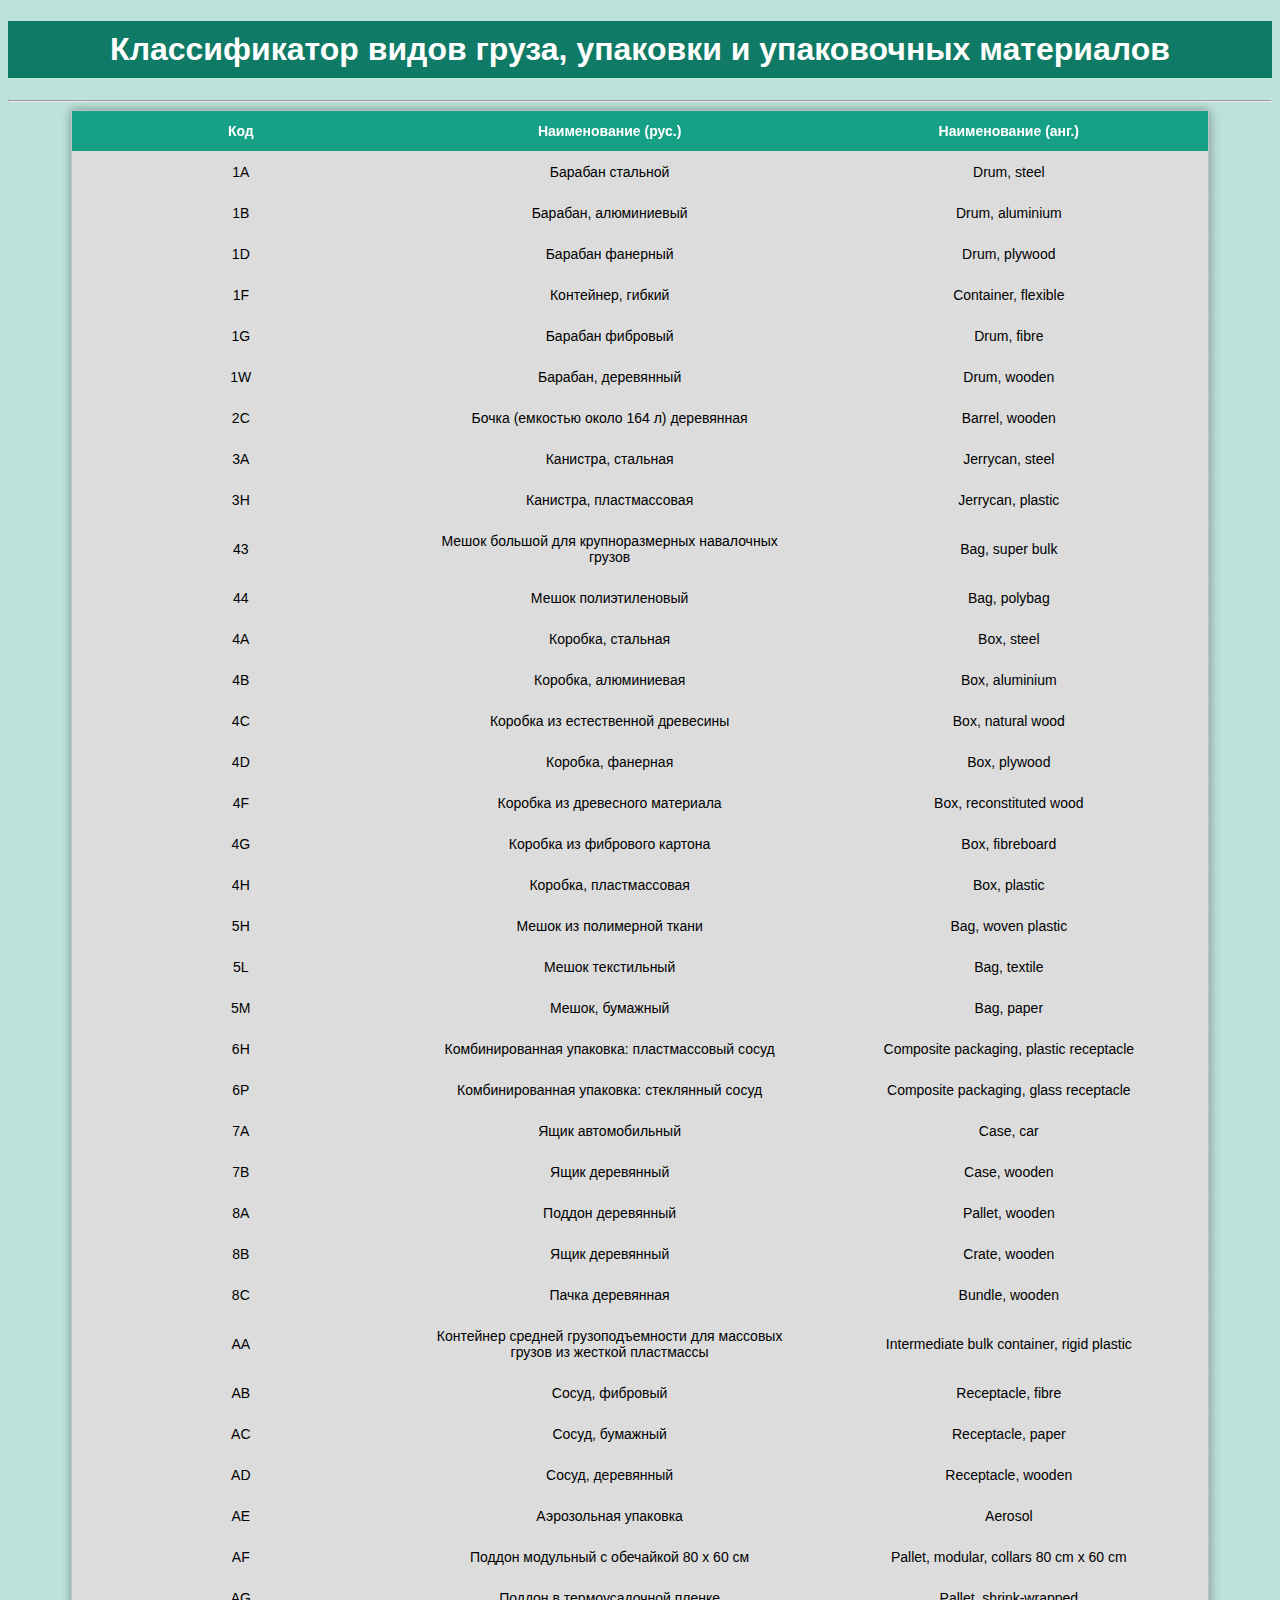
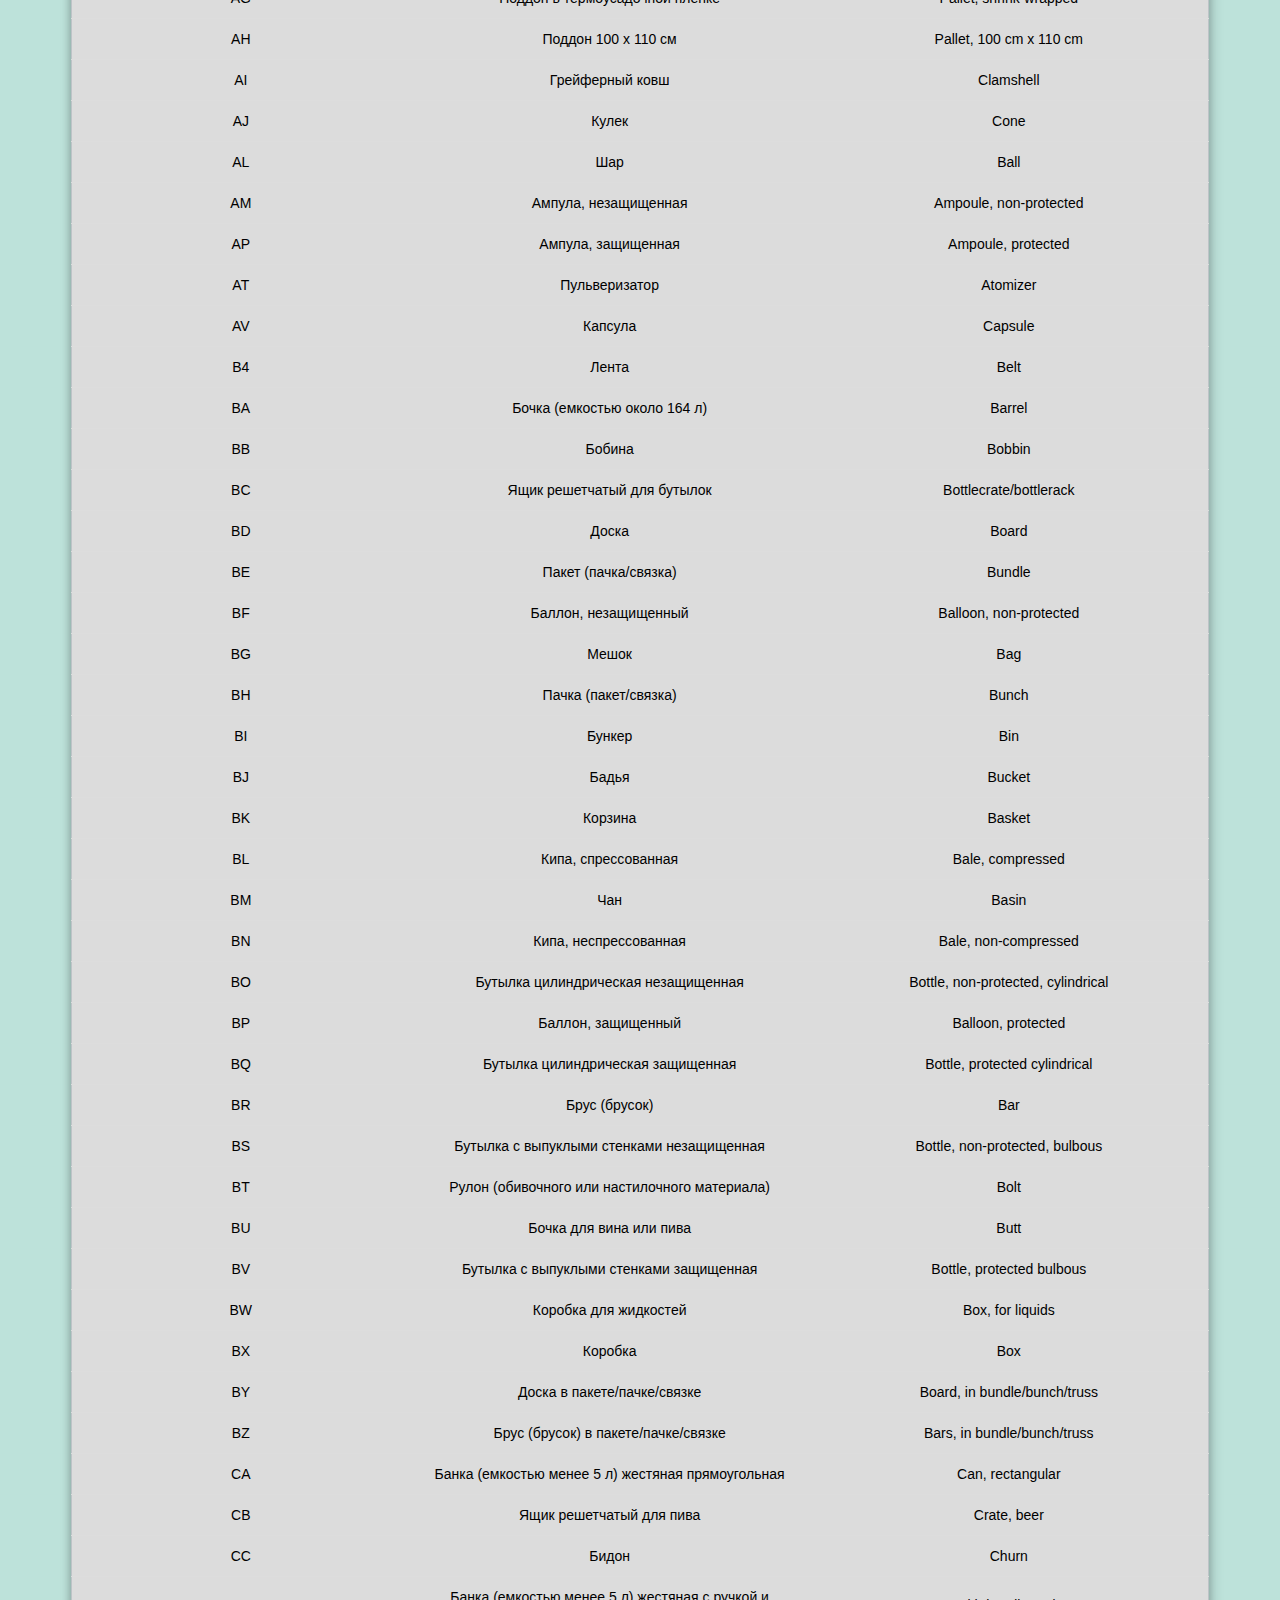
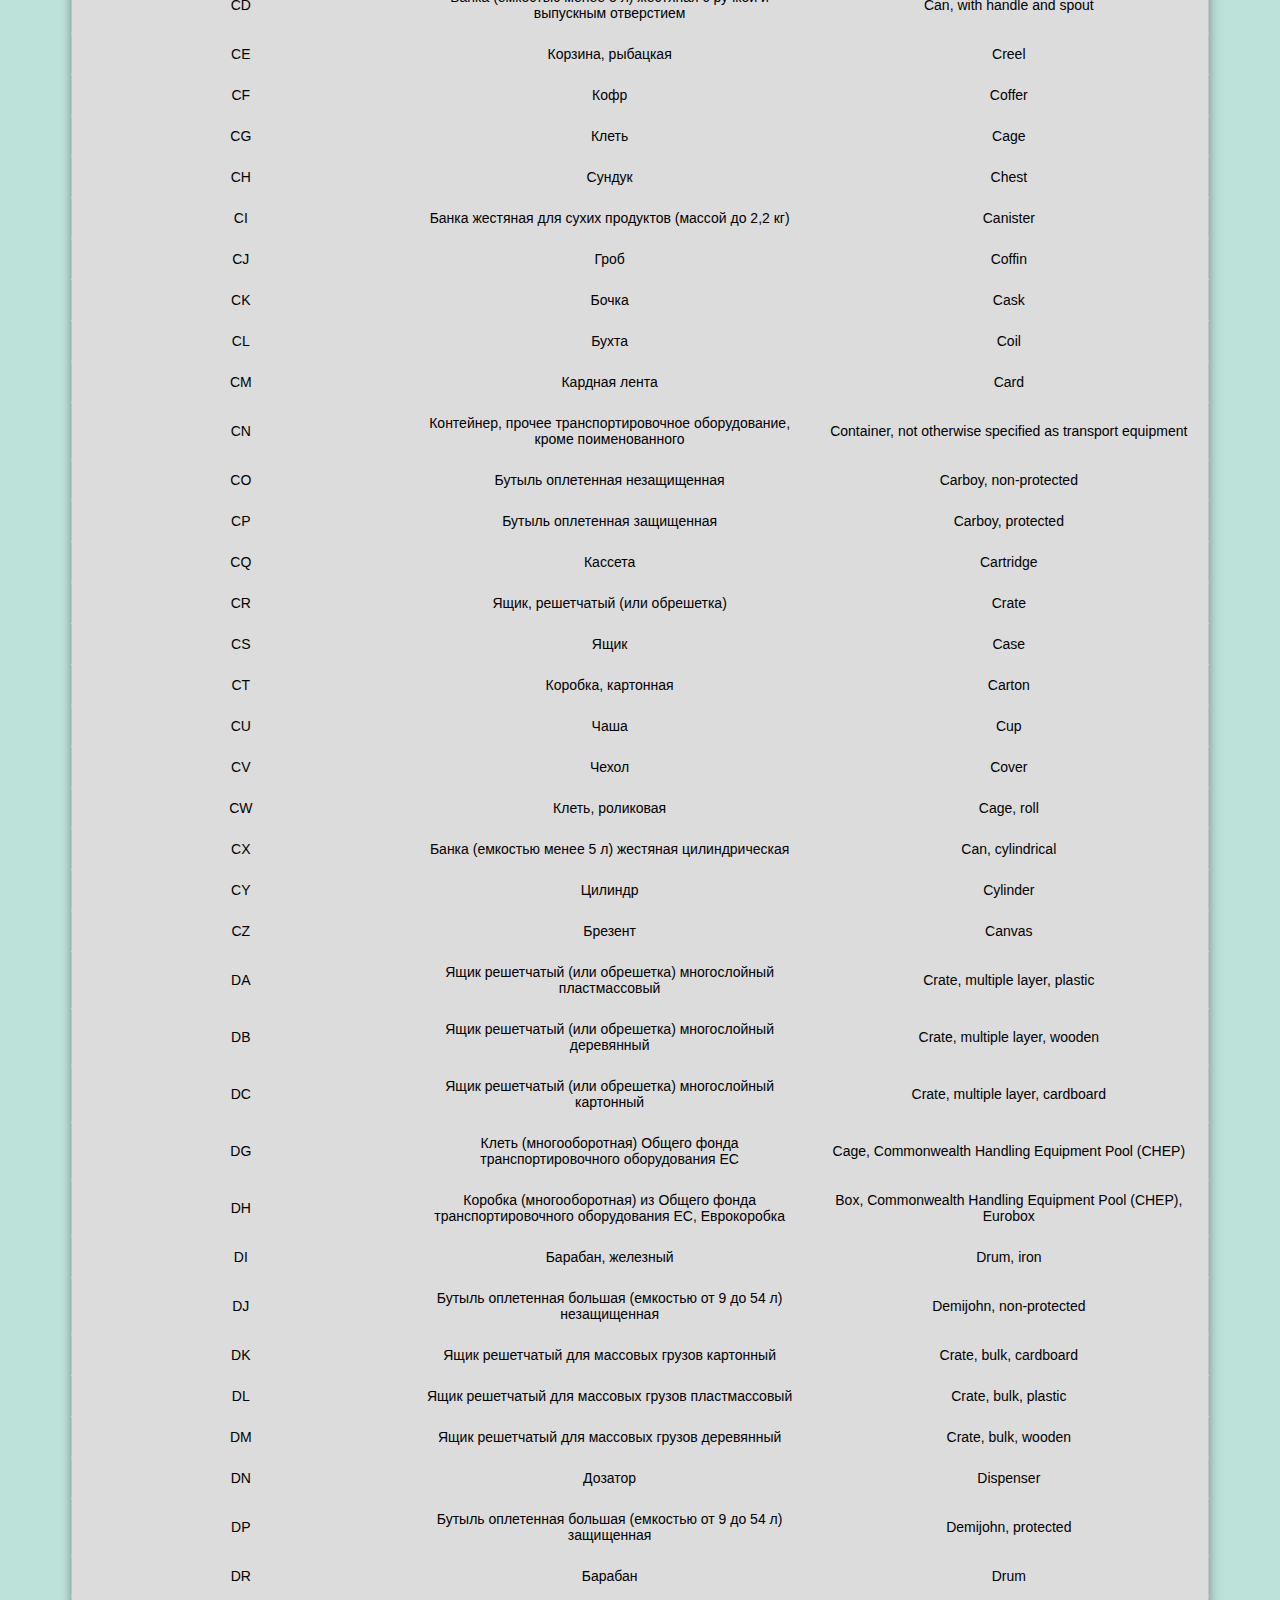
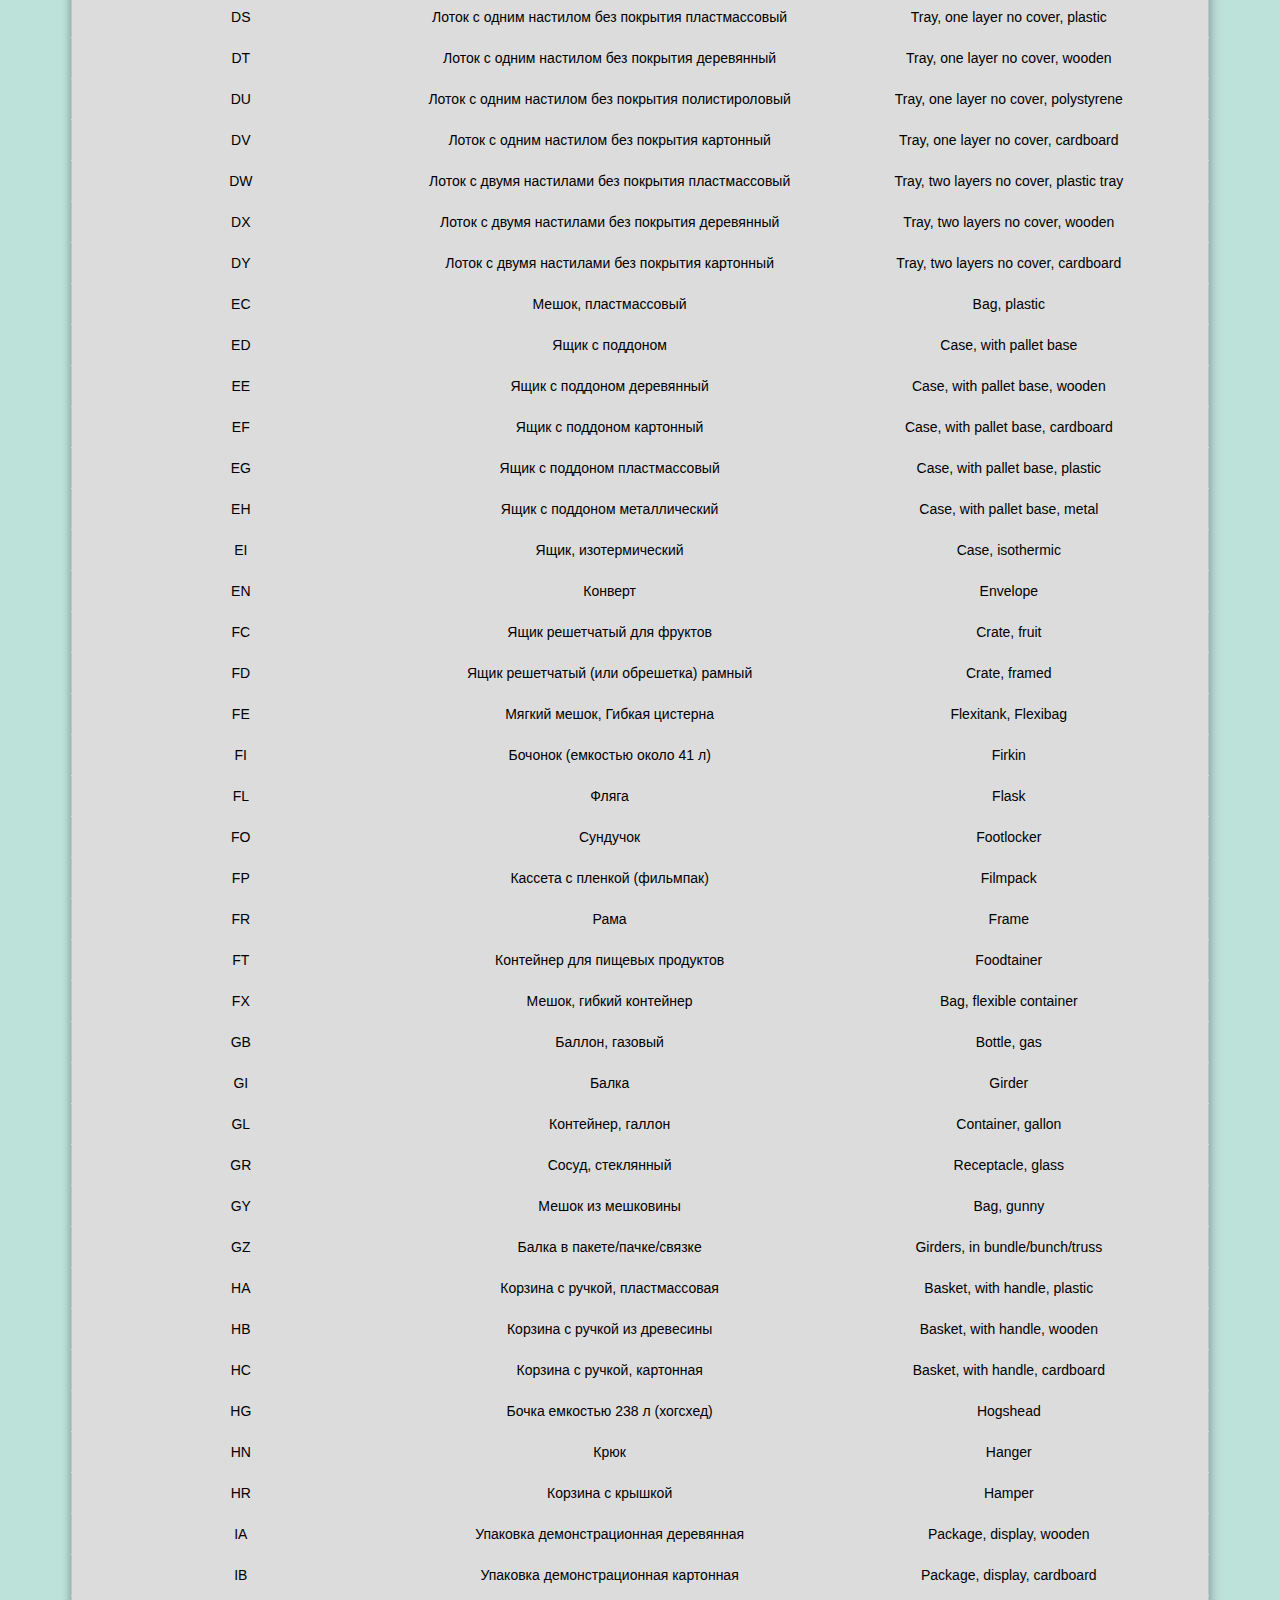
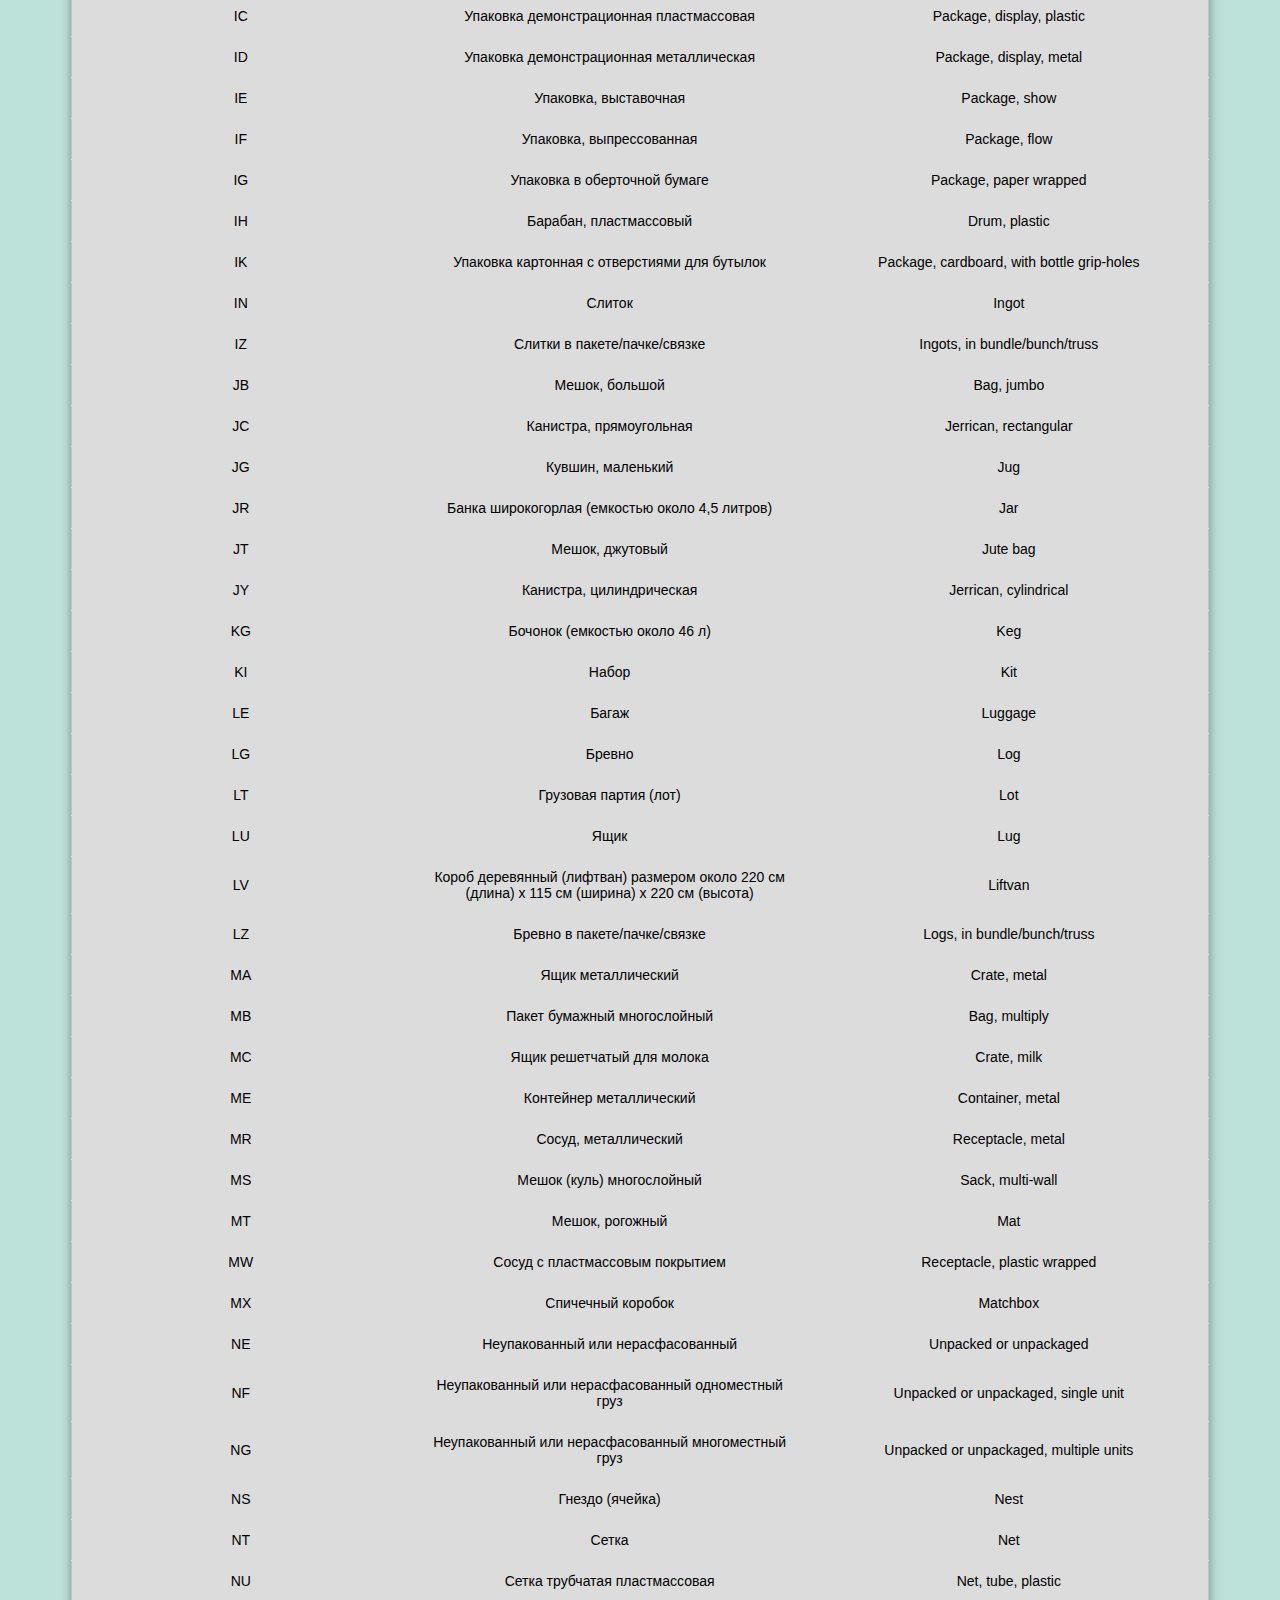
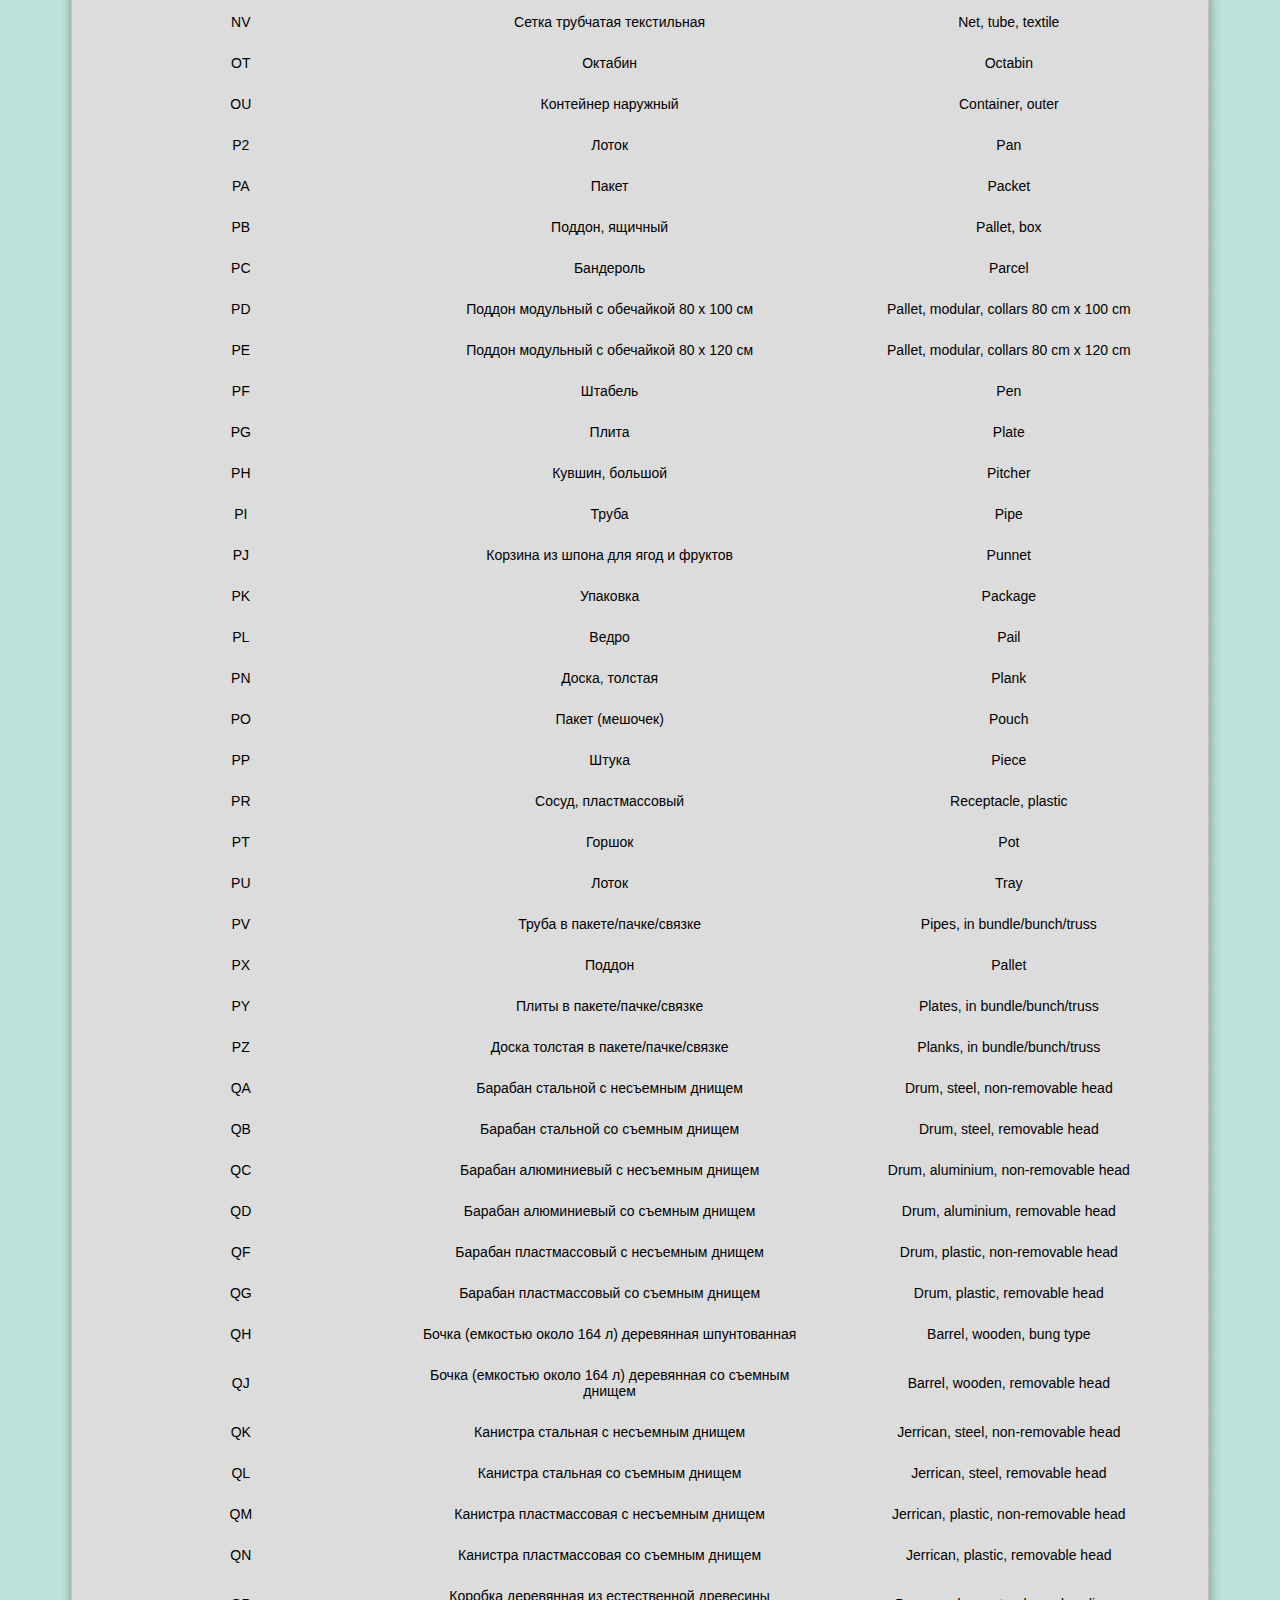
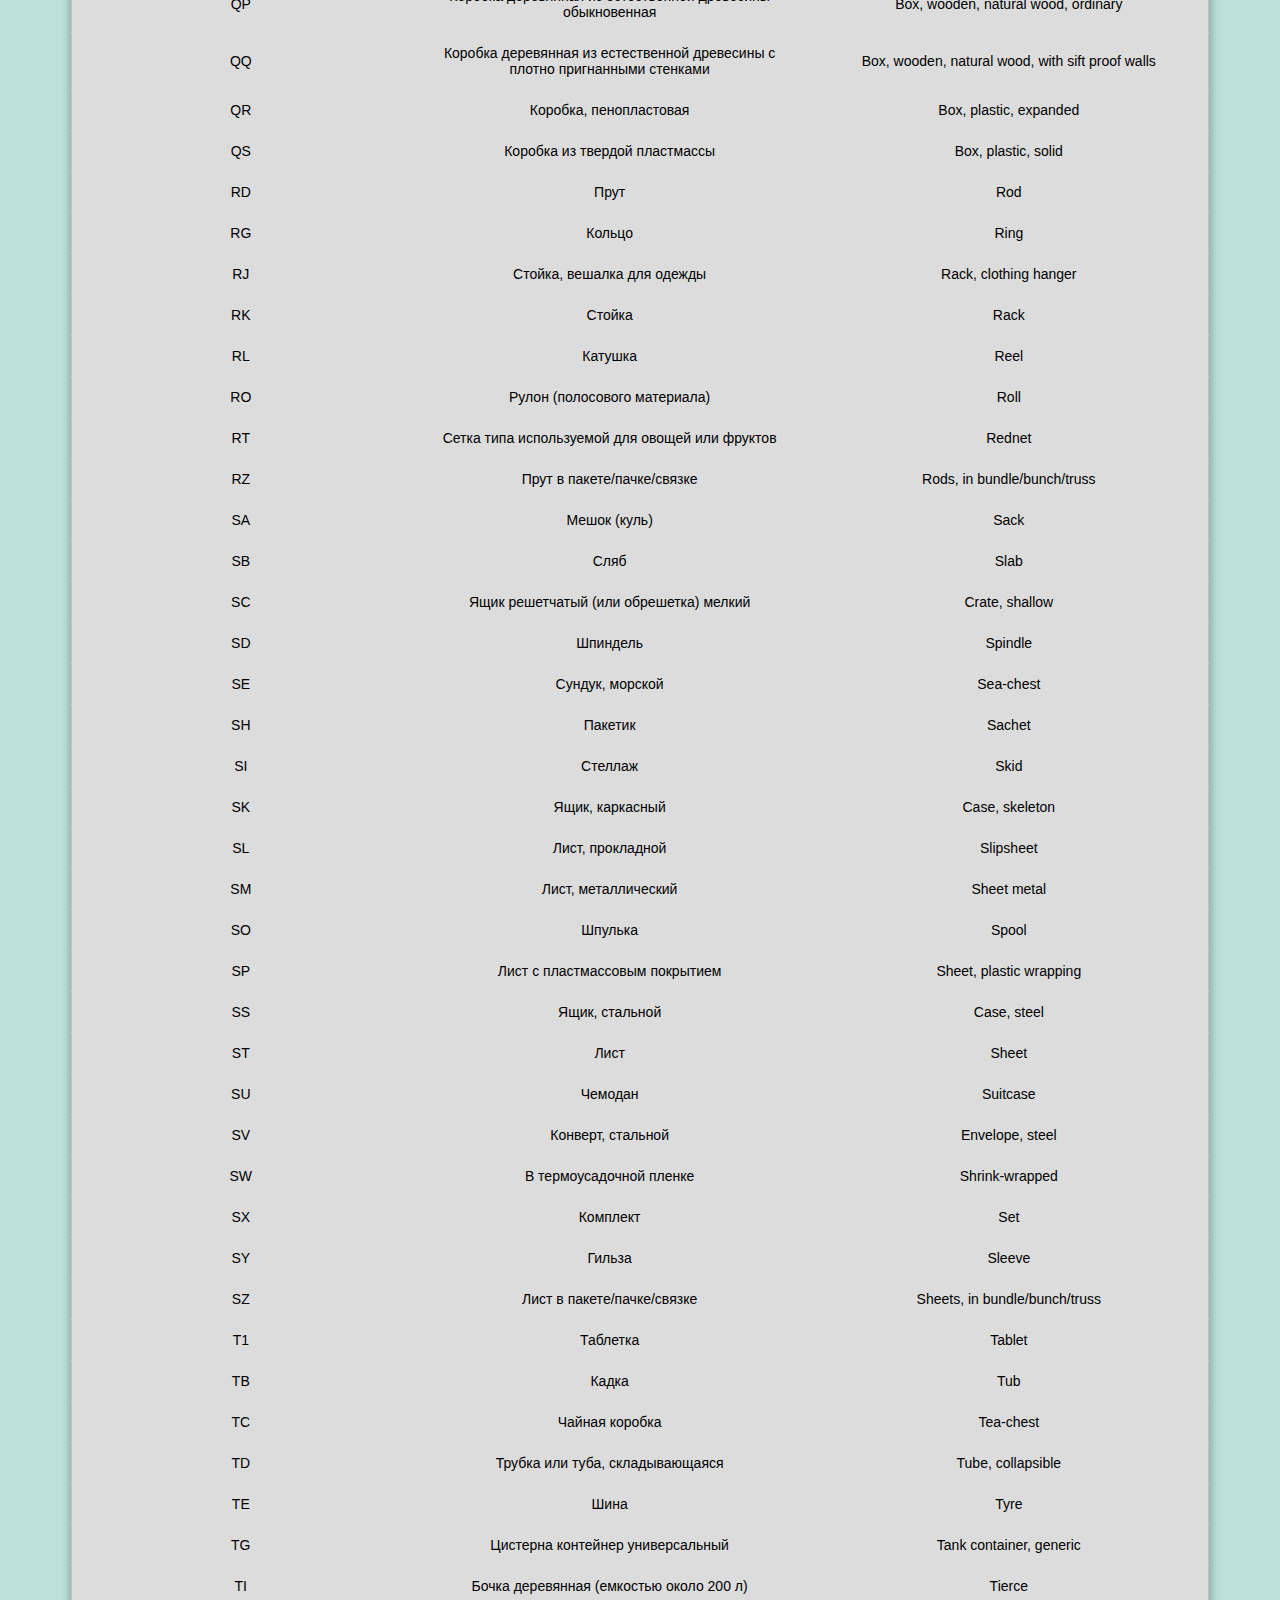
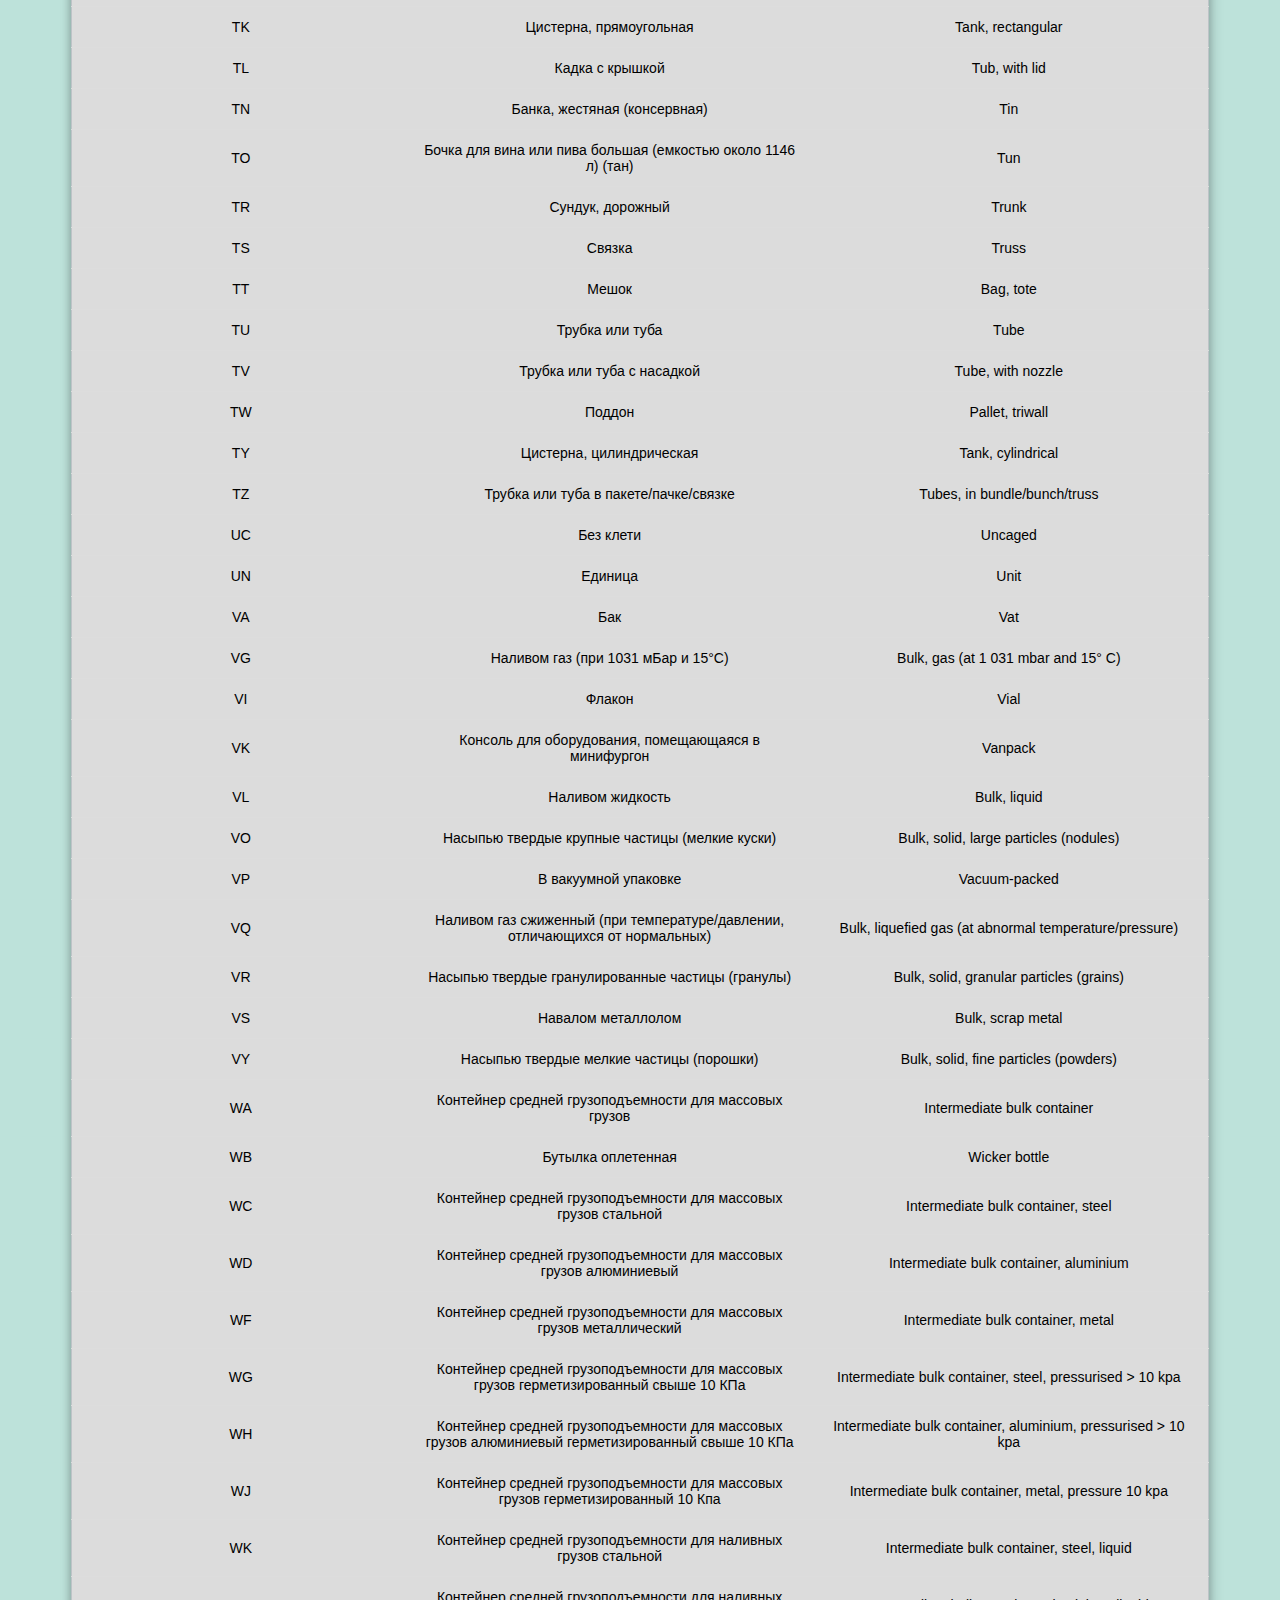
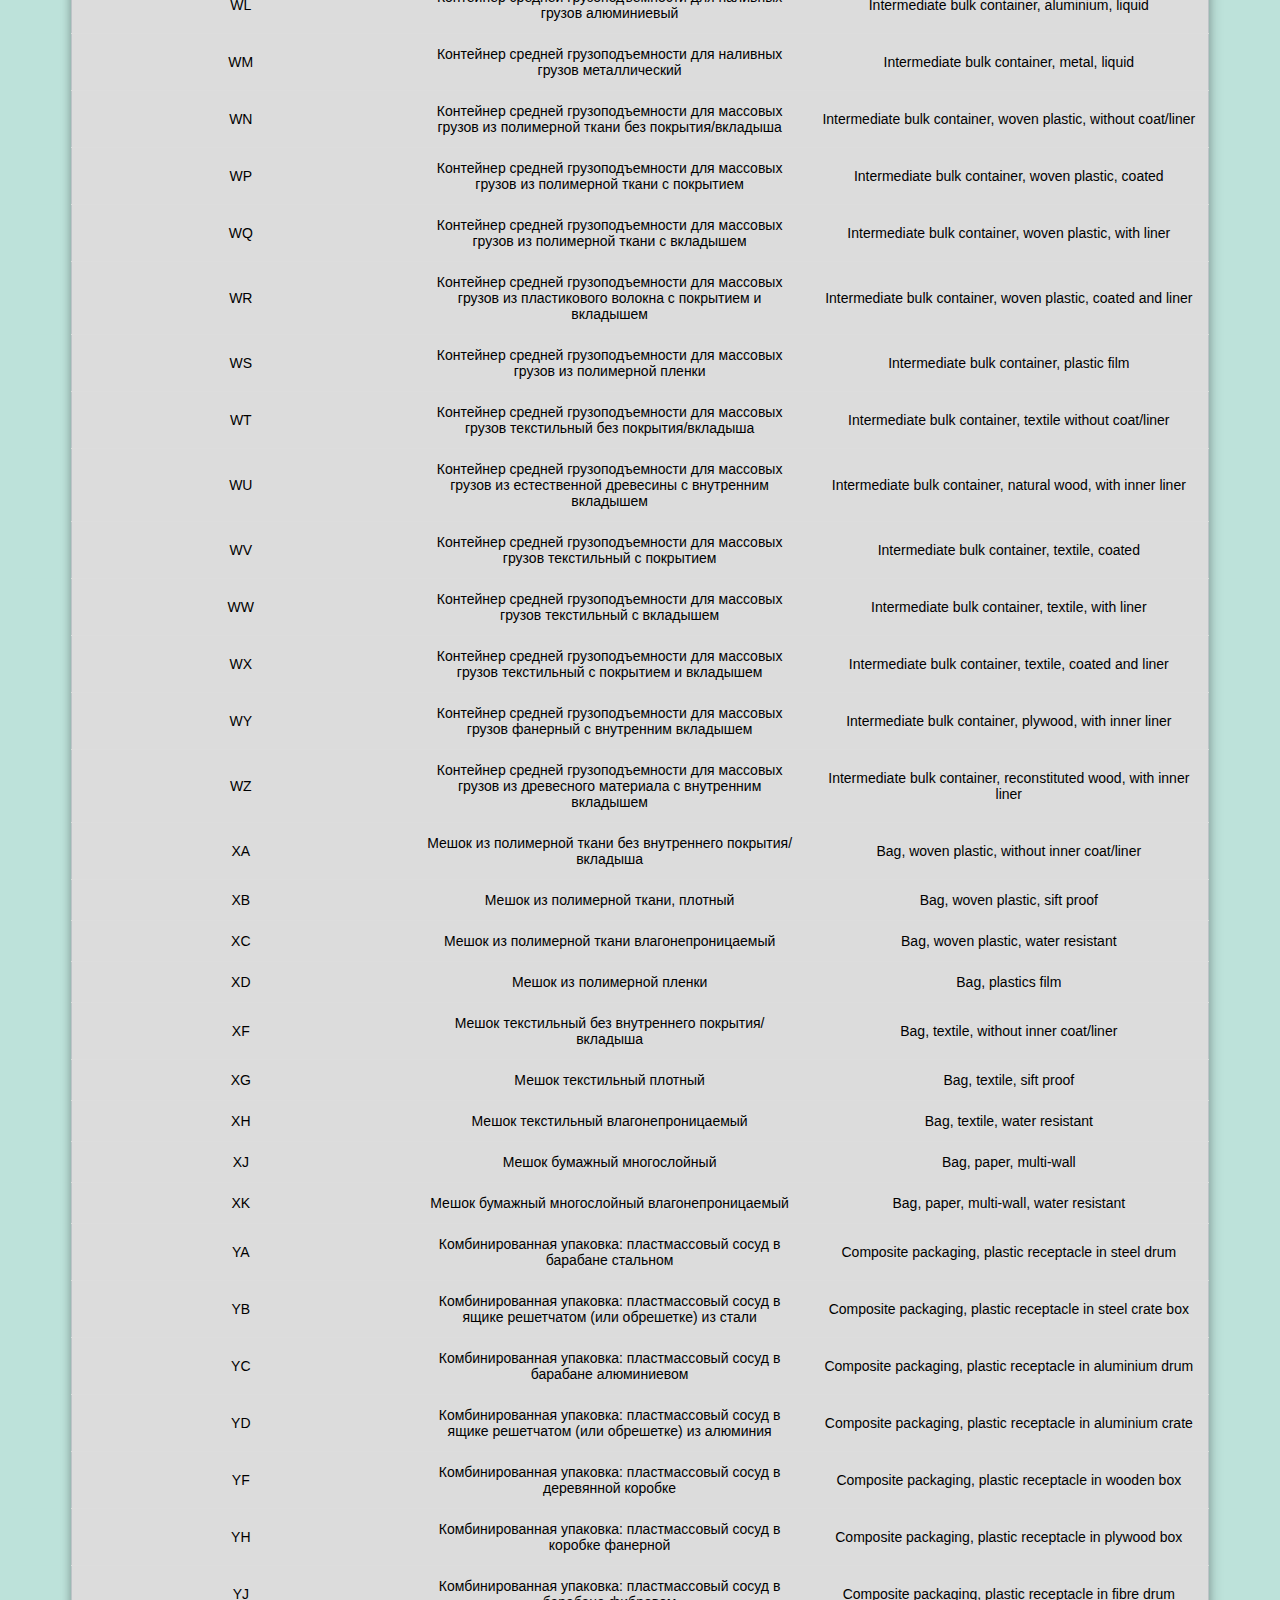
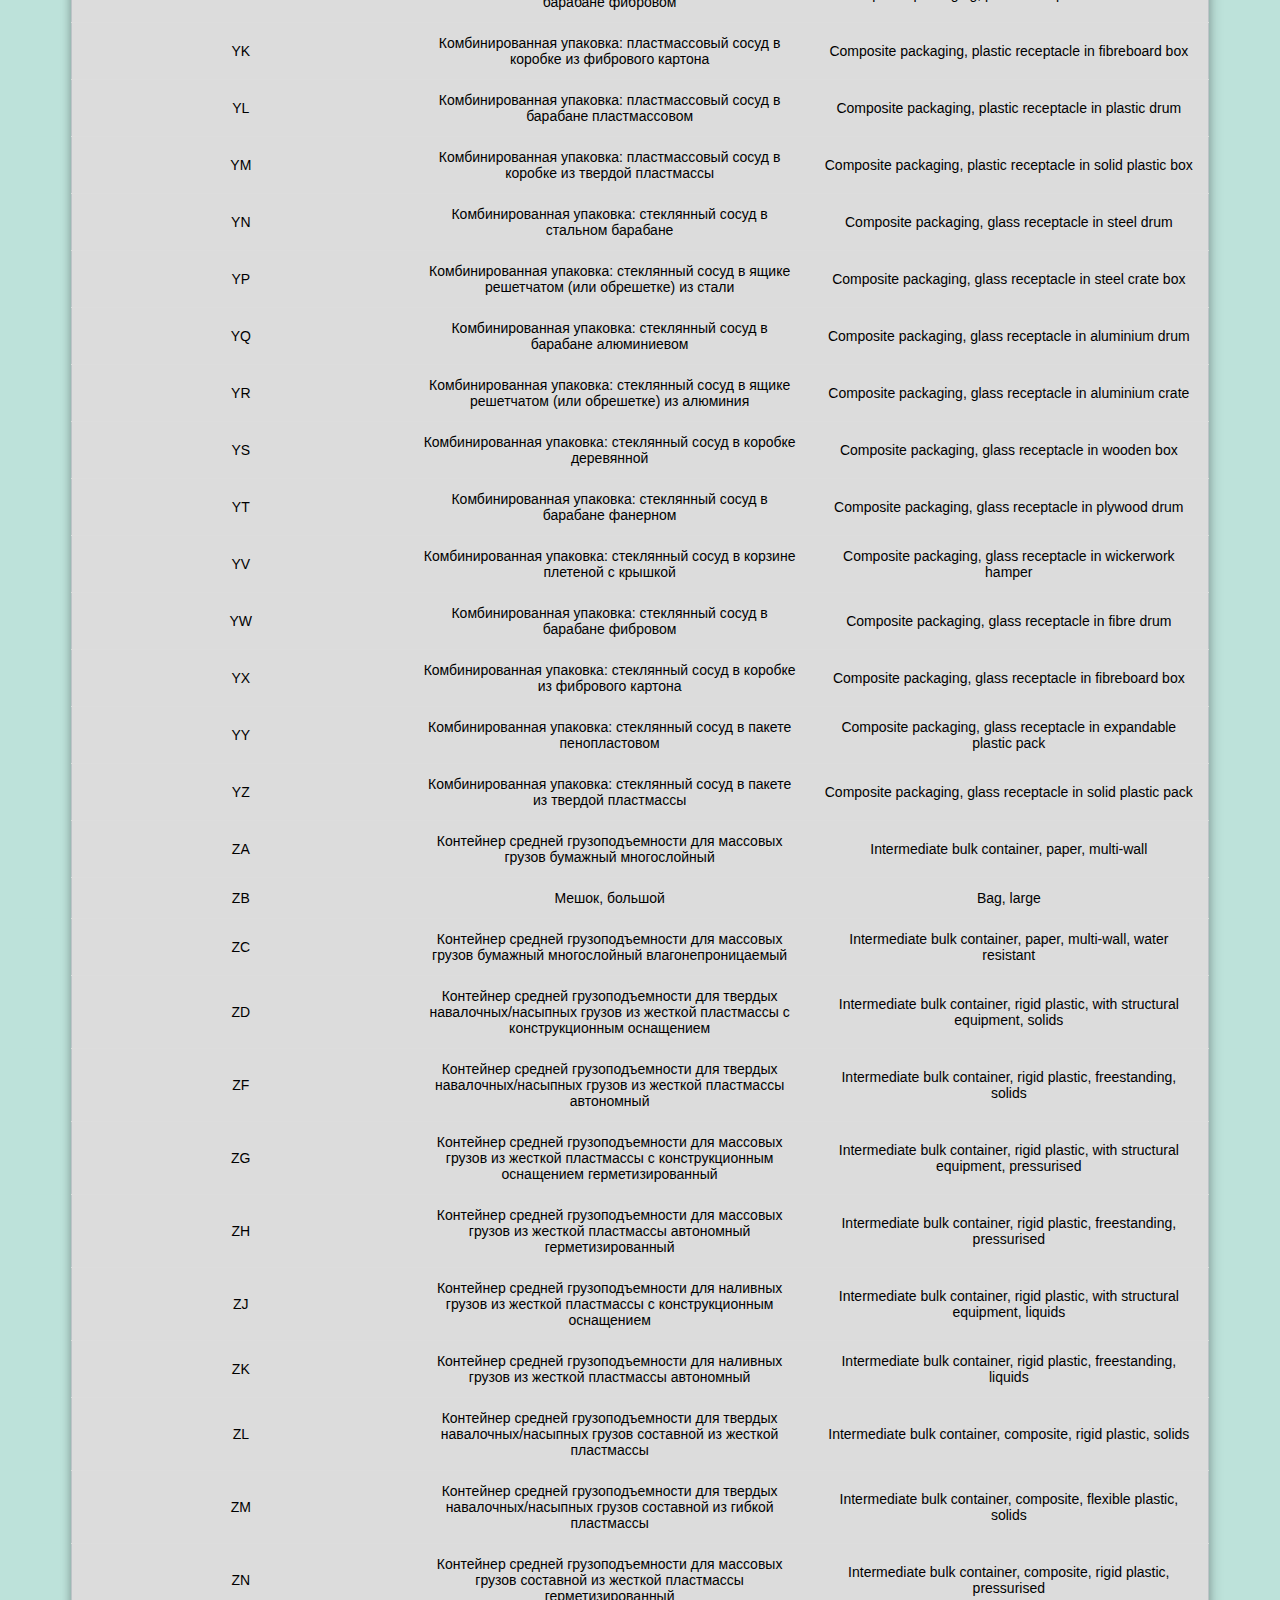
<file: pages/classificationOfPacking.html>
<!DOCTYPE html>
<html lang="en">
<head>
    <meta charset="UTF-8">
    <meta http-equiv="X-UA-Compatible" content="IE=edge">
    <meta name="viewport" content="width=device-width, initial-scale=1.0">
    <link rel="stylesheet" href="../styles/style.css">
    <title>Упаковка</title>
</head>
<body>
    <h1>Классификатор видов груза, упаковки и упаковочных материалов</h1>
    <hr>

    <table class="modalTable">
            <tr id="header">
                <th>Код</th>
                <th>Наименование (рус.)</th>
                <th>Наименование (анг.)</th>
            </tr>
            <tr><td>1A</td><td>Барабан стальной</td><td>Drum, steel</td></tr>
            <tr><td>1B</td><td>Барабан, алюминиевый</td><td>Drum, aluminium</td></tr>
            <tr><td>1D</td><td>Барабан фанерный</td><td>Drum, plywood</td></tr>
            <tr><td>1F</td><td>Контейнер, гибкий</td><td>Container, flexible</td></tr>
            <tr><td>1G</td><td>Барабан фибровый</td><td>Drum, fibre</td></tr>
            <tr><td>1W</td><td>Барабан, деревянный</td><td>Drum, wooden</td></tr>
            <tr><td>2C</td><td>Бочка (емкостью около 164 л) деревянная</td><td>Barrel, wooden</td></tr>
            <tr><td>3A</td><td>Канистра, стальная</td><td>Jerrycan, steel</td></tr>
            <tr><td>3H</td><td>Канистра, пластмассовая</td><td>Jerrycan, plastic</td></tr>
            <tr><td>43</td><td>Мешок большой для крупноразмерных навалочных грузов</td><td>Bag, super bulk</td></tr>
            <tr><td>44</td><td>Мешок полиэтиленовый</td><td>Bag, polybag</td></tr>
            <tr><td>4A</td><td>Коробка, стальная</td><td>Box, steel</td></tr>
            <tr><td>4B</td><td>Коробка, алюминиевая</td><td>Box, aluminium</td></tr>
            <tr><td>4C</td><td>Коробка из естественной древесины</td><td>Box, natural wood</td></tr>
            <tr><td>4D</td><td>Коробка, фанерная</td><td>Box, plywood</td></tr>
            <tr><td>4F</td><td>Коробка из древесного материала</td><td>Box, reconstituted wood</td></tr>
            <tr><td>4G</td><td>Коробка из фибрового картона</td><td>Box, fibreboard</td></tr>
            <tr><td>4H</td><td>Коробка, пластмассовая</td><td>Box, plastic</td></tr>
            <tr><td>5H</td><td>Мешок из полимерной ткани</td><td>Bag, woven plastic</td></tr>
            <tr><td>5L</td><td>Мешок текстильный</td><td>Bag, textile</td></tr>
            <tr><td>5M</td><td>Мешок, бумажный</td><td>Bag, paper</td></tr>
            <tr><td>6H</td><td>Комбинированная упаковка: пластмассовый сосуд</td><td>Composite packaging, plastic receptacle</td></tr>
            <tr><td>6P</td><td>Комбинированная упаковка: стеклянный сосуд</td><td>Composite packaging, glass receptacle</td></tr>
            <tr><td>7A</td><td>Ящик автомобильный</td><td>Case, car</td></tr>
            <tr><td>7B</td><td>Ящик деревянный</td><td>Case, wooden</td></tr>
            <tr><td>8A</td><td>Поддон деревянный</td><td>Pallet, wooden</td></tr>
            <tr><td>8B</td><td>Ящик деревянный</td><td>Crate, wooden</td></tr>
            <tr><td>8C</td><td>Пачка деревянная</td><td>Bundle, wooden</td></tr>
            <tr><td>AA</td><td>Контейнер средней грузоподъемности для массовых грузов из жесткой пластмассы</td><td>Intermediate bulk container, rigid plastic</td></tr>
            <tr><td>AB</td><td>Сосуд, фибровый</td><td>Receptacle, fibre</td></tr>
            <tr><td>AC</td><td>Сосуд, бумажный</td><td>Receptacle, paper</td></tr>
            <tr><td>AD</td><td>Сосуд, деревянный</td><td>Receptacle, wooden</td></tr>
            <tr><td>AE</td><td>Аэрозольная упаковка</td><td>Aerosol</td></tr>
            <tr><td>AF</td><td>Поддон модульный с обечайкой 80 x 60 см</td><td>Pallet, modular, collars 80 cm x 60 cm</td></tr>
            <tr><td>AG</td><td>Поддон в термоусадочной пленке</td><td>Pallet, shrink-wrapped</td></tr>
            <tr><td>AH</td><td>Поддон 100 x 110 см</td><td>Pallet, 100 cm x 110 cm</td></tr>
            <tr><td>AI</td><td>Грейферный ковш</td><td>Clamshell</td></tr>
            <tr><td>AJ</td><td>Кулек</td><td>Cone</td></tr>
            <tr><td>AL</td><td>Шар</td><td>Ball</td></tr>
            <tr><td>AM</td><td>Ампула, незащищенная</td><td>Ampoule, non-protected</td></tr>
            <tr><td>AP</td><td>Ампула, защищенная</td><td>Ampoule, protected</td></tr>
            <tr><td>AT</td><td>Пульверизатор</td><td>Atomizer</td></tr>
            <tr><td>AV</td><td>Капсула</td><td>Capsule</td></tr>
            <tr><td>B4</td><td>Лента</td><td>Belt</td></tr>
            <tr><td>BA</td><td>Бочка (емкостью около 164 л)</td><td>Barrel</td></tr>
            <tr><td>BB</td><td>Бобина</td><td>Bobbin</td></tr>
            <tr><td>BC</td><td>Ящик решетчатый для бутылок</td><td>Bottlecrate/bottlerack</td></tr>
            <tr><td>BD</td><td>Доска</td><td>Board</td></tr>
            <tr><td>BE</td><td>Пакет (пачка/связка)</td><td>Bundle</td></tr>
            <tr><td>BF</td><td>Баллон, незащищенный</td><td>Balloon, non-protected</td></tr>
            <tr><td>BG</td><td>Мешок</td><td>Bag</td></tr>
            <tr><td>BH</td><td>Пачка (пакет/связка)</td><td>Bunch</td></tr>
            <tr><td>BI</td><td>Бункер</td><td>Bin</td></tr>
            <tr><td>BJ</td><td>Бадья</td><td>Bucket</td></tr>
            <tr><td>BK</td><td>Корзина</td><td>Basket</td></tr>
            <tr><td>BL</td><td>Кипа, спрессованная</td><td>Bale, compressed</td></tr>
            <tr><td>BM</td><td>Чан</td><td>Basin</td></tr>
            <tr><td>BN</td><td>Кипа, неспрессованная</td><td>Bale, non-compressed</td></tr>
            <tr><td>BO</td><td>Бутылка цилиндрическая незащищенная</td><td>Bottle, non-protected, cylindrical</td></tr>
            <tr><td>BP</td><td>Баллон, защищенный</td><td>Balloon, protected</td></tr>
            <tr><td>BQ</td><td>Бутылка цилиндрическая защищенная</td><td>Bottle, protected cylindrical</td></tr>
            <tr><td>BR</td><td>Брус (брусок)</td><td>Bar</td></tr>
            <tr><td>BS</td><td>Бутылка с выпуклыми стенками незащищенная</td><td>Bottle, non-protected, bulbous</td></tr>
            <tr><td>BT</td><td>Рулон (обивочного или настилочного материала)</td><td>Bolt</td></tr>
            <tr><td>BU</td><td>Бочка для вина или пива</td><td>Butt</td></tr>
            <tr><td>BV</td><td>Бутылка с выпуклыми стенками защищенная</td><td>Bottle, protected bulbous</td></tr>
            <tr><td>BW</td><td>Коробка для жидкостей</td><td>Box, for liquids</td></tr>
            <tr><td>BX</td><td>Коробка</td><td>Box</td></tr>
            <tr><td>BY</td><td>Доска в пакете/пачке/связке</td><td>Board, in bundle/bunch/truss</td></tr>
            <tr><td>BZ</td><td>Брус (брусок) в пакете/пачке/связке</td><td>Bars, in bundle/bunch/truss</td></tr>
            <tr><td>CA</td><td>Банка (емкостью менее 5 л) жестяная прямоугольная</td><td>Can, rectangular</td></tr>
            <tr><td>CB</td><td>Ящик решетчатый для пива</td><td>Crate, beer</td></tr>
            <tr><td>CC</td><td>Бидон</td><td>Churn</td></tr>
            <tr><td>CD</td><td>Банка (емкостью менее 5 л) жестяная с ручкой и выпускным отверстием</td><td>Can, with handle and spout</td></tr>
            <tr><td>CE</td><td>Корзина, рыбацкая</td><td>Creel</td></tr>
            <tr><td>CF</td><td>Кофр</td><td>Coffer</td></tr>
            <tr><td>CG</td><td>Клеть</td><td>Cage</td></tr>
            <tr><td>CH</td><td>Сундук</td><td>Chest</td></tr>
            <tr><td>CI</td><td>Банка жестяная для сухих продуктов (массой до 2,2 кг)</td><td>Canister</td></tr>
            <tr><td>CJ</td><td>Гроб</td><td>Coffin</td></tr>
            <tr><td>CK</td><td>Бочка</td><td>Cask</td></tr>
            <tr><td>CL</td><td>Бухта</td><td>Coil</td></tr>
            <tr><td>CM</td><td>Кардная лента</td><td>Card</td></tr>
            <tr><td>CN</td><td>Контейнер, прочее транспортировочное оборудование, кроме поименованного</td><td>Container, not otherwise specified as transport equipment</td></tr>
            <tr><td>CO</td><td>Бутыль оплетенная незащищенная</td><td>Carboy, non-protected</td></tr>
            <tr><td>CP</td><td>Бутыль оплетенная защищенная</td><td>Carboy, protected</td></tr>
            <tr><td>CQ</td><td>Кассета</td><td>Cartridge</td></tr>
            <tr><td>CR</td><td>Ящик, решетчатый (или обрешетка)</td><td>Crate</td></tr>
            <tr><td>CS</td><td>Ящик</td><td>Case</td></tr>
            <tr><td>CT</td><td>Коробка, картонная</td><td>Carton</td></tr>
            <tr><td>CU</td><td>Чаша</td><td>Cup</td></tr>
            <tr><td>CV</td><td>Чехол</td><td>Cover</td></tr>
            <tr><td>CW</td><td>Клеть, роликовая</td><td>Cage, roll</td></tr>
            <tr><td>CX</td><td>Банка (емкостью менее 5 л) жестяная цилиндрическая</td><td>Can, cylindrical</td></tr>
            <tr><td>CY</td><td>Цилиндр</td><td>Cylinder</td></tr>
            <tr><td>CZ</td><td>Брезент</td><td>Canvas</td></tr>
            <tr><td>DA</td><td>Ящик решетчатый (или обрешетка) многослойный пластмассовый</td><td>Crate, multiple layer, plastic</td></tr>
            <tr><td>DB</td><td>Ящик решетчатый (или обрешетка) многослойный деревянный</td><td>Crate, multiple layer, wooden</td></tr>
            <tr><td>DC</td><td>Ящик решетчатый (или обрешетка) многослойный картонный</td><td>Crate, multiple layer, cardboard</td></tr>
            <tr><td>DG</td><td>Клеть (многооборотная) Общего фонда транспортировочного оборудования ЕС</td><td>Cage, Commonwealth Handling Equipment Pool (CHEP)</td></tr>
            <tr><td>DH</td><td>Коробка (многооборотная) из Общего фонда транспортировочного оборудования ЕС, Еврокоробка</td><td>Box, Commonwealth Handling Equipment Pool (CHEP), Eurobox</td></tr>
            <tr><td>DI</td><td>Барабан, железный</td><td>Drum, iron</td></tr>
            <tr><td>DJ</td><td>Бутыль оплетенная большая (емкостью от 9 до 54 л) незащищенная</td><td>Demijohn, non-protected</td></tr>
            <tr><td>DK</td><td>Ящик решетчатый для массовых грузов картонный</td><td>Crate, bulk, cardboard</td></tr>
            <tr><td>DL</td><td>Ящик решетчатый для массовых грузов пластмассовый</td><td>Crate, bulk, plastic</td></tr>
            <tr><td>DM</td><td>Ящик решетчатый для массовых грузов деревянный</td><td>Crate, bulk, wooden</td></tr>
            <tr><td>DN</td><td>Дозатор</td><td>Dispenser</td></tr>
            <tr><td>DP</td><td>Бутыль оплетенная большая (емкостью от 9 до 54 л) защищенная</td><td>Demijohn, protected</td></tr>
            <tr><td>DR</td><td>Барабан</td><td>Drum</td></tr>
            <tr><td>DS</td><td>Лоток с одним настилом без покрытия пластмассовый</td><td>Tray, one layer no cover, plastic</td></tr>
            <tr><td>DT</td><td>Лоток с одним настилом без покрытия деревянный</td><td>Tray, one layer no cover, wooden</td></tr>
            <tr><td>DU</td><td>Лоток с одним настилом без покрытия полистироловый</td><td>Tray, one layer no cover, polystyrene</td></tr>
            <tr><td>DV</td><td>Лоток с одним настилом без покрытия картонный</td><td>Tray, one layer no cover, cardboard</td></tr>
            <tr><td>DW</td><td>Лоток с двумя настилами без покрытия пластмассовый</td><td>Tray, two layers no cover, plastic tray</td></tr>
            <tr><td>DX</td><td>Лоток с двумя настилами без покрытия деревянный</td><td>Tray, two layers no cover, wooden</td></tr>
            <tr><td>DY</td><td>Лоток с двумя настилами без покрытия картонный</td><td>Tray, two layers no cover, cardboard</td></tr>
            <tr><td>EC</td><td>Мешок, пластмассовый</td><td>Bag, plastic</td></tr>
            <tr><td>ED</td><td>Ящик с поддоном</td><td>Case, with pallet base</td></tr>
            <tr><td>EE</td><td>Ящик с поддоном деревянный</td><td>Case, with pallet base, wooden</td></tr>
            <tr><td>EF</td><td>Ящик с поддоном картонный</td><td>Case, with pallet base, cardboard</td></tr>
            <tr><td>EG</td><td>Ящик с поддоном пластмассовый</td><td>Case, with pallet base, plastic</td></tr>
            <tr><td>EH</td><td>Ящик с поддоном металлический</td><td>Case, with pallet base, metal</td></tr>
            <tr><td>EI</td><td>Ящик, изотермический</td><td>Case, isothermic</td></tr>
            <tr><td>EN</td><td>Конверт</td><td>Envelope</td></tr>
            <tr><td>FC</td><td>Ящик решетчатый для фруктов</td><td>Crate, fruit</td></tr>
            <tr><td>FD</td><td>Ящик решетчатый (или обрешетка) рамный</td><td>Crate, framed</td></tr>
            <tr><td>FE</td><td>Мягкий мешок, Гибкая цистерна</td><td>Flexitank, Flexibag</td></tr>
            <tr><td>FI</td><td>Бочонок (емкостью около 41 л)</td><td>Firkin</td></tr>
            <tr><td>FL</td><td>Фляга</td><td>Flask</td></tr>
            <tr><td>FO</td><td>Сундучок</td><td>Footlocker</td></tr>
            <tr><td>FP</td><td>Кассета с пленкой (фильмпак)</td><td>Filmpack</td></tr>
            <tr><td>FR</td><td>Рама</td><td>Frame</td></tr>
            <tr><td>FT</td><td>Контейнер для пищевых продуктов</td><td>Foodtainer</td></tr>
            <tr><td>FX</td><td>Мешок, гибкий контейнер</td><td>Bag, flexible container</td></tr>
            <tr><td>GB</td><td>Баллон, газовый</td><td>Bottle, gas</td></tr>
            <tr><td>GI</td><td>Балка</td><td>Girder</td></tr>
            <tr><td>GL</td><td>Контейнер, галлон</td><td>Container, gallon</td></tr>
            <tr><td>GR</td><td>Сосуд, стеклянный</td><td>Receptacle, glass</td></tr>
            <tr><td>GY</td><td>Мешок из мешковины</td><td>Bag, gunny</td></tr>
            <tr><td>GZ</td><td>Балка в пакете/пачке/связке</td><td>Girders, in bundle/bunch/truss</td></tr>
            <tr><td>HA</td><td>Корзина с ручкой, пластмассовая</td><td>Basket, with handle, plastic</td></tr>
            <tr><td>HB</td><td>Корзина с ручкой из древесины</td><td>Basket, with handle, wooden</td></tr>
            <tr><td>HC</td><td>Корзина с ручкой, картонная</td><td>Basket, with handle, cardboard</td></tr>
            <tr><td>HG</td><td>Бочка емкостью 238 л (хогсхед)</td><td>Hogshead</td></tr>
            <tr><td>HN</td><td>Крюк</td><td>Hanger</td></tr>
            <tr><td>HR</td><td>Корзина с крышкой</td><td>Hamper</td></tr>
            <tr><td>IA</td><td>Упаковка демонстрационная деревянная</td><td>Package, display, wooden</td></tr>
            <tr><td>IB</td><td>Упаковка демонстрационная картонная</td><td>Package, display, cardboard</td></tr>
            <tr><td>IC</td><td>Упаковка демонстрационная пластмассовая</td><td>Package, display, plastic</td></tr>
            <tr><td>ID</td><td>Упаковка демонстрационная металлическая</td><td>Package, display, metal</td></tr>
            <tr><td>IE</td><td>Упаковка, выставочная</td><td>Package, show</td></tr>
            <tr><td>IF</td><td>Упаковка, выпрессованная</td><td>Package, flow</td></tr>
            <tr><td>IG</td><td>Упаковка в оберточной бумаге</td><td>Package, paper wrapped</td></tr>
            <tr><td>IH</td><td>Барабан, пластмассовый</td><td>Drum, plastic</td></tr>
            <tr><td>IK</td><td>Упаковка картонная с отверстиями для бутылок</td><td>Package, cardboard, with bottle grip-holes</td></tr>
            <tr><td>IN</td><td>Слиток</td><td>Ingot</td></tr>
            <tr><td>IZ</td><td>Слитки в пакете/пачке/связке</td><td>Ingots, in bundle/bunch/truss</td></tr>
            <tr><td>JB</td><td>Мешок, большой</td><td>Bag, jumbo</td></tr>
            <tr><td>JC</td><td>Канистра, прямоугольная</td><td>Jerrican, rectangular</td></tr>
            <tr><td>JG</td><td>Кувшин, маленький</td><td>Jug</td></tr>
            <tr><td>JR</td><td>Банка широкогорлая (емкостью около 4,5 литров)</td><td>Jar</td></tr>
            <tr><td>JT</td><td>Мешок, джутовый</td><td>Jute bag</td></tr>
            <tr><td>JY</td><td>Канистра, цилиндрическая</td><td>Jerrican, cylindrical</td></tr>
            <tr><td>KG</td><td>Бочонок (емкостью около 46 л)</td><td>Keg</td></tr>
            <tr><td>KI</td><td>Набор</td><td>Kit</td></tr>
            <tr><td>LE</td><td>Багаж</td><td>Luggage</td></tr>
            <tr><td>LG</td><td>Бревно</td><td>Log</td></tr>
            <tr><td>LT</td><td>Грузовая партия (лот)</td><td>Lot</td></tr>
            <tr><td>LU</td><td>Ящик</td><td>Lug</td></tr>
            <tr><td>LV</td><td>Короб деревянный (лифтван) размером около 220 см (длина) x 115 см (ширина) x 220 см (высота)</td><td>Liftvan</td></tr>
            <tr><td>LZ</td><td>Бревно в пакете/пачке/связке</td><td>Logs, in bundle/bunch/truss</td></tr>
            <tr><td>MA</td><td>Ящик металлический</td><td>Crate, metal</td></tr>
            <tr><td>MB</td><td>Пакет бумажный многослойный</td><td>Bag, multiply</td></tr>
            <tr><td>MC</td><td>Ящик решетчатый для молока</td><td>Crate, milk</td></tr>
            <tr><td>ME</td><td>Контейнер металлический</td><td>Container, metal</td></tr>
            <tr><td>MR</td><td>Сосуд, металлический</td><td>Receptacle, metal</td></tr>
            <tr><td>MS</td><td>Мешок (куль) многослойный</td><td>Sack, multi-wall</td></tr>
            <tr><td>MT</td><td>Мешок, рогожный</td><td>Mat</td></tr>
            <tr><td>MW</td><td>Сосуд с пластмассовым покрытием</td><td>Receptacle, plastic wrapped</td></tr>
            <tr><td>MX</td><td>Спичечный коробок</td><td>Matchbox</td></tr>
            <tr><td>NE</td><td>Неупакованный или нерасфасованный</td><td>Unpacked or unpackaged</td></tr>
            <tr><td>NF</td><td>Неупакованный или нерасфасованный одноместный груз</td><td>Unpacked or unpackaged, single unit</td></tr>
            <tr><td>NG</td><td>Неупакованный или нерасфасованный многоместный груз</td><td>Unpacked or unpackaged, multiple units</td></tr>
            <tr><td>NS</td><td>Гнездо (ячейка)</td><td>Nest</td></tr>
            <tr><td>NT</td><td>Сетка</td><td>Net</td></tr>
            <tr><td>NU</td><td>Сетка трубчатая пластмассовая</td><td>Net, tube, plastic</td></tr>
            <tr><td>NV</td><td>Сетка трубчатая текстильная</td><td>Net, tube, textile</td></tr>
            <tr><td>OT</td><td>Октабин</td><td>Octabin</td></tr>
            <tr><td>OU</td><td>Контейнер наружный</td><td>Container, outer</td></tr>
            <tr><td>P2</td><td>Лоток</td><td>Pan</td></tr>
            <tr><td>PA</td><td>Пакет</td><td>Packet</td></tr>
            <tr><td>PB</td><td>Поддон, ящичный</td><td>Pallet, box</td></tr>
            <tr><td>PC</td><td>Бандероль</td><td>Parcel</td></tr>
            <tr><td>PD</td><td>Поддон модульный с обечайкой 80 x 100 см</td><td>Pallet, modular, collars 80 cm x 100 cm</td></tr>
            <tr><td>PE</td><td>Поддон модульный с обечайкой 80 x 120 см</td><td>Pallet, modular, collars 80 cm x 120 cm</td></tr>
            <tr><td>PF</td><td>Штабель</td><td>Pen</td></tr>
            <tr><td>PG</td><td>Плита</td><td>Plate</td></tr>
            <tr><td>PH</td><td>Кувшин, большой</td><td>Pitcher</td></tr>
            <tr><td>PI</td><td>Труба</td><td>Pipe</td></tr>
            <tr><td>PJ</td><td>Корзина из шпона для ягод и фруктов</td><td>Punnet</td></tr>
            <tr><td>PK</td><td>Упаковка</td><td>Package</td></tr>
            <tr><td>PL</td><td>Ведро</td><td>Pail</td></tr>
            <tr><td>PN</td><td>Доска, толстая</td><td>Plank</td></tr>
            <tr><td>PO</td><td>Пакет (мешочек)</td><td>Pouch</td></tr>
            <tr><td>PP</td><td>Штука</td><td>Piece</td></tr>
            <tr><td>PR</td><td>Сосуд, пластмассовый</td><td>Receptacle, plastic</td></tr>
            <tr><td>PT</td><td>Горшок</td><td>Pot</td></tr>
            <tr><td>PU</td><td>Лоток</td><td>Tray</td></tr>
            <tr><td>PV</td><td>Труба в пакете/пачке/связке</td><td>Pipes, in bundle/bunch/truss</td></tr>
            <tr><td>PX</td><td>Поддон</td><td>Pallet</td></tr>
            <tr><td>PY</td><td>Плиты в пакете/пачке/связке</td><td>Plates, in bundle/bunch/truss</td></tr>
            <tr><td>PZ</td><td>Доска толстая в пакете/пачке/связке</td><td>Planks, in bundle/bunch/truss</td></tr>
            <tr><td>QA</td><td>Барабан стальной с несъемным днищем</td><td>Drum, steel, non-removable head</td></tr>
            <tr><td>QB</td><td>Барабан стальной со съемным днищем</td><td>Drum, steel, removable head</td></tr>
            <tr><td>QC</td><td>Барабан алюминиевый с несъемным днищем</td><td>Drum, aluminium, non-removable head</td></tr>
            <tr><td>QD</td><td>Барабан алюминиевый со съемным днищем</td><td>Drum, aluminium, removable head</td></tr>
            <tr><td>QF</td><td>Барабан пластмассовый с несъемным днищем</td><td>Drum, plastic, non-removable head</td></tr>
            <tr><td>QG</td><td>Барабан пластмассовый со съемным днищем</td><td>Drum, plastic, removable head</td></tr>
            <tr><td>QH</td><td>Бочка (емкостью около 164 л) деревянная шпунтованная</td><td>Barrel, wooden, bung type</td></tr>
            <tr><td>QJ</td><td>Бочка (емкостью около 164 л) деревянная со съемным днищем</td><td>Barrel, wooden, removable head</td></tr>
            <tr><td>QK</td><td>Канистра стальная с несъемным днищем</td><td>Jerrican, steel, non-removable head</td></tr>
            <tr><td>QL</td><td>Канистра стальная со съемным днищем</td><td>Jerrican, steel, removable head</td></tr>
            <tr><td>QM</td><td>Канистра пластмассовая с несъемным днищем</td><td>Jerrican, plastic, non-removable head</td></tr>
            <tr><td>QN</td><td>Канистра пластмассовая со съемным днищем</td><td>Jerrican, plastic, removable head</td></tr>
            <tr><td>QP</td><td>Коробка деревянная из естественной древесины обыкновенная</td><td>Box, wooden, natural wood, ordinary</td></tr>
            <tr><td>QQ</td><td>Коробка деревянная из естественной древесины с плотно пригнанными стенками</td><td>Box, wooden, natural wood, with sift proof walls</td></tr>
            <tr><td>QR</td><td>Коробка, пенопластовая</td><td>Box, plastic, expanded</td></tr>
            <tr><td>QS</td><td>Коробка из твердой пластмассы</td><td>Box, plastic, solid</td></tr>
            <tr><td>RD</td><td>Прут</td><td>Rod</td></tr>
            <tr><td>RG</td><td>Кольцо</td><td>Ring</td></tr>
            <tr><td>RJ</td><td>Стойка, вешалка для одежды</td><td>Rack, clothing hanger</td></tr>
            <tr><td>RK</td><td>Стойка</td><td>Rack</td></tr>
            <tr><td>RL</td><td>Катушка</td><td>Reel</td></tr>
            <tr><td>RO</td><td>Рулон (полосового материала)</td><td>Roll</td></tr>
            <tr><td>RT</td><td>Сетка типа используемой для овощей или фруктов</td><td>Rednet</td></tr>
            <tr><td>RZ</td><td>Прут в пакете/пачке/связке</td><td>Rods, in bundle/bunch/truss</td></tr>
            <tr><td>SA</td><td>Мешок (куль)</td><td>Sack</td></tr>
            <tr><td>SB</td><td>Сляб</td><td>Slab</td></tr>
            <tr><td>SC</td><td>Ящик решетчатый (или обрешетка) мелкий</td><td>Crate, shallow</td></tr>
            <tr><td>SD</td><td>Шпиндель</td><td>Spindle</td></tr>
            <tr><td>SE</td><td>Сундук, морской</td><td>Sea-chest</td></tr>
            <tr><td>SH</td><td>Пакетик</td><td>Sachet</td></tr>
            <tr><td>SI</td><td>Стеллаж</td><td>Skid</td></tr>
            <tr><td>SK</td><td>Ящик, каркасный</td><td>Case, skeleton</td></tr>
            <tr><td>SL</td><td>Лист, прокладной</td><td>Slipsheet</td></tr>
            <tr><td>SM</td><td>Лист, металлический</td><td>Sheet metal</td></tr>
            <tr><td>SO</td><td>Шпулька</td><td>Spool</td></tr>
            <tr><td>SP</td><td>Лист с пластмассовым покрытием</td><td>Sheet, plastic wrapping</td></tr>
            <tr><td>SS</td><td>Ящик, стальной</td><td>Case, steel</td></tr>
            <tr><td>ST</td><td>Лист</td><td>Sheet</td></tr>
            <tr><td>SU</td><td>Чемодан</td><td>Suitcase</td></tr>
            <tr><td>SV</td><td>Конверт, стальной</td><td>Envelope, steel</td></tr>
            <tr><td>SW</td><td>В термоусадочной пленке</td><td>Shrink-wrapped</td></tr>
            <tr><td>SX</td><td>Комплект</td><td>Set</td></tr>
            <tr><td>SY</td><td>Гильза</td><td>Sleeve</td></tr>
            <tr><td>SZ</td><td>Лист в пакете/пачке/связке</td><td>Sheets, in bundle/bunch/truss</td></tr>
            <tr><td>T1</td><td>Таблетка</td><td>Tablet</td></tr>
            <tr><td>TB</td><td>Кадка</td><td>Tub</td></tr>
            <tr><td>TC</td><td>Чайная коробка</td><td>Tea-chest</td></tr>
            <tr><td>TD</td><td>Трубка или туба, складывающаяся</td><td>Tube, collapsible</td></tr>
            <tr><td>TE</td><td>Шина</td><td>Tyre</td></tr>
            <tr><td>TG</td><td>Цистерна контейнер универсальный</td><td>Tank container, generic</td></tr>
            <tr><td>TI</td><td>Бочка деревянная (емкостью около 200 л)</td><td>Tierce</td></tr>
            <tr><td>TK</td><td>Цистерна, прямоугольная</td><td>Tank, rectangular</td></tr>
            <tr><td>TL</td><td>Кадка с крышкой</td><td>Tub, with lid</td></tr>
            <tr><td>TN</td><td>Банка, жестяная (консервная)</td><td>Tin</td></tr>
            <tr><td>TO</td><td>Бочка для вина или пива большая (емкостью около 1146 л) (тан)</td><td>Tun</td></tr>
            <tr><td>TR</td><td>Сундук, дорожный</td><td>Trunk</td></tr>
            <tr><td>TS</td><td>Связка</td><td>Truss</td></tr>
            <tr><td>TT</td><td>Мешок</td><td>Bag, tote</td></tr>
            <tr><td>TU</td><td>Трубка или туба</td><td>Tube</td></tr>
            <tr><td>TV</td><td>Трубка или туба с насадкой</td><td>Tube, with nozzle</td></tr>
            <tr><td>TW</td><td>Поддон</td><td>Pallet, triwall</td></tr>
            <tr><td>TY</td><td>Цистерна, цилиндрическая</td><td>Tank, cylindrical</td></tr>
            <tr><td>TZ</td><td>Трубка или туба в пакете/пачке/связке</td><td>Tubes, in bundle/bunch/truss</td></tr>
            <tr><td>UC</td><td>Без клети</td><td>Uncaged</td></tr>
            <tr><td>UN</td><td>Единица</td><td>Unit</td></tr>
            <tr><td>VA</td><td>Бак</td><td>Vat</td></tr>
            <tr><td>VG</td><td>Наливом газ (при 1031 мБар и 15°C)</td><td>Bulk, gas (at 1 031 mbar and 15° C)</td></tr>
            <tr><td>VI</td><td>Флакон</td><td>Vial</td></tr>
            <tr><td>VK</td><td>Консоль для оборудования, помещающаяся в минифургон</td><td>Vanpack</td></tr>
            <tr><td>VL</td><td>Наливом жидкость</td><td>Bulk, liquid</td></tr>
            <tr><td>VO</td><td>Насыпью твердые крупные частицы (мелкие куски)</td><td>Bulk, solid, large particles (nodules)</td></tr>
            <tr><td>VP</td><td>В вакуумной упаковке</td><td>Vacuum-packed</td></tr>
            <tr><td>VQ</td><td>Наливом газ сжиженный (при температуре/давлении, отличающихся от нормальных)</td><td>Bulk, liquefied gas (at abnormal temperature/pressure)</td></tr>
            <tr><td>VR</td><td>Насыпью твердые гранулированные частицы (гранулы)</td><td>Bulk, solid, granular particles (grains)</td></tr>
            <tr><td>VS</td><td>Навалом металлолом</td><td>Bulk, scrap metal</td></tr>
            <tr><td>VY</td><td>Насыпью твердые мелкие частицы (порошки)</td><td>Bulk, solid, fine particles (powders)</td></tr>
            <tr><td>WA</td><td>Контейнер средней грузоподъемности для массовых грузов</td><td>Intermediate bulk container</td></tr>
            <tr><td>WB</td><td>Бутылка оплетенная</td><td>Wicker bottle</td></tr>
            <tr><td>WC</td><td>Контейнер средней грузоподъемности для массовых грузов стальной</td><td>Intermediate bulk container, steel</td></tr>
            <tr><td>WD</td><td>Контейнер средней грузоподъемности для массовых грузов алюминиевый</td><td>Intermediate bulk container, aluminium</td></tr>
            <tr><td>WF</td><td>Контейнер средней грузоподъемности для массовых грузов металлический</td><td>Intermediate bulk container, metal</td></tr>
            <tr><td>WG</td><td>Контейнер средней грузоподъемности для массовых грузов герметизированный свыше 10 КПа</td><td>Intermediate bulk container, steel, pressurised > 10 kpa</td></tr>
            <tr><td>WH</td><td>Контейнер средней грузоподъемности для массовых грузов алюминиевый герметизированный свыше 10 КПа</td><td>Intermediate bulk container, aluminium, pressurised > 10 kpa</td></tr>
            <tr><td>WJ</td><td>Контейнер средней грузоподъемности для массовых грузов герметизированный 10 Кпа</td><td>Intermediate bulk container, metal, pressure 10 kpa</td></tr>
            <tr><td>WK</td><td>Контейнер средней грузоподъемности для наливных грузов стальной</td><td>Intermediate bulk container, steel, liquid</td></tr>
            <tr><td>WL</td><td>Контейнер средней грузоподъемности для наливных грузов алюминиевый</td><td>Intermediate bulk container, aluminium, liquid</td></tr>
            <tr><td>WM</td><td>Контейнер средней грузоподъемности для наливных грузов металлический</td><td>Intermediate bulk container, metal, liquid</td></tr>
            <tr><td>WN</td><td>Контейнер средней грузоподъемности для массовых грузов из полимерной ткани без покрытия/вкладыша</td><td>Intermediate bulk container, woven plastic, without coat/liner</td></tr>
            <tr><td>WP</td><td>Контейнер средней грузоподъемности для массовых грузов из полимерной ткани с покрытием</td><td>Intermediate bulk container, woven plastic, coated</td></tr>
            <tr><td>WQ</td><td>Контейнер средней грузоподъемности для массовых грузов из полимерной ткани с вкладышем</td><td>Intermediate bulk container, woven plastic, with liner</td></tr>
            <tr><td>WR</td><td>Контейнер средней грузоподъемности для массовых грузов из пластикового волокна с покрытием и вкладышем</td><td>Intermediate bulk container, woven plastic, coated and liner</td></tr>
            <tr><td>WS</td><td>Контейнер средней грузоподъемности для массовых грузов из полимерной пленки</td><td>Intermediate bulk container, plastic film</td></tr>
            <tr><td>WT</td><td>Контейнер средней грузоподъемности для массовых грузов текстильный без покрытия/вкладыша</td><td>Intermediate bulk container, textile without coat/liner</td></tr>
            <tr><td>WU</td><td>Контейнер средней грузоподъемности для массовых грузов из естественной древесины с внутренним вкладышем</td><td>Intermediate bulk container, natural wood, with inner liner</td></tr>
            <tr><td>WV</td><td>Контейнер средней грузоподъемности для массовых грузов текстильный с покрытием</td><td>Intermediate bulk container, textile, coated</td></tr>
            <tr><td>WW</td><td>Контейнер средней грузоподъемности для массовых грузов текстильный с вкладышем</td><td>Intermediate bulk container, textile, with liner</td></tr>
            <tr><td>WX</td><td>Контейнер средней грузоподъемности для массовых грузов текстильный с покрытием и вкладышем</td><td>Intermediate bulk container, textile, coated and liner</td></tr>
            <tr><td>WY</td><td>Контейнер средней грузоподъемности для массовых грузов фанерный с внутренним вкладышем</td><td>Intermediate bulk container, plywood, with inner liner</td></tr>
            <tr><td>WZ</td><td>Контейнер средней грузоподъемности для массовых грузов из древесного материала с внутренним вкладышем</td><td>Intermediate bulk container, reconstituted wood, with inner liner</td></tr>
            <tr><td>XA</td><td>Мешок из полимерной ткани без внутреннего покрытия/вкладыша</td><td>Bag, woven plastic, without inner coat/liner</td></tr>
            <tr><td>XB</td><td>Мешок из полимерной ткани, плотный</td><td>Bag, woven plastic, sift proof</td></tr>
            <tr><td>XC</td><td>Мешок из полимерной ткани влагонепроницаемый</td><td>Bag, woven plastic, water resistant</td></tr>
            <tr><td>XD</td><td>Мешок из полимерной пленки</td><td>Bag, plastics film</td></tr>
            <tr><td>XF</td><td>Мешок текстильный без внутреннего покрытия/вкладыша</td><td>Bag, textile, without inner coat/liner</td></tr>
            <tr><td>XG</td><td>Мешок текстильный плотный</td><td>Bag, textile, sift proof</td></tr>
            <tr><td>XH</td><td>Мешок текстильный влагонепроницаемый</td><td>Bag, textile, water resistant</td></tr>
            <tr><td>XJ</td><td>Мешок бумажный многослойный</td><td>Bag, paper, multi-wall</td></tr>
            <tr><td>XK</td><td>Мешок бумажный многослойный влагонепроницаемый</td><td>Bag, paper, multi-wall, water resistant</td></tr>
            <tr><td>YA</td><td>Комбинированная упаковка: пластмассовый сосуд в барабане стальном</td><td>Composite packaging, plastic receptacle in steel drum</td></tr>
            <tr><td>YB</td><td>Комбинированная упаковка: пластмассовый сосуд в ящике решетчатом (или обрешетке) из стали</td><td>Composite packaging, plastic receptacle in steel crate box</td></tr>
            <tr><td>YC</td><td>Комбинированная упаковка: пластмассовый сосуд в барабане алюминиевом</td><td>Composite packaging, plastic receptacle in aluminium drum</td></tr>
            <tr><td>YD</td><td>Комбинированная упаковка: пластмассовый сосуд в ящике решетчатом (или обрешетке) из алюминия</td><td>Composite packaging, plastic receptacle in aluminium crate</td></tr>
            <tr><td>YF</td><td>Комбинированная упаковка: пластмассовый сосуд в деревянной коробке</td><td>Composite packaging, plastic receptacle in wooden box</td></tr>
            <tr><td>YH</td><td>Комбинированная упаковка: пластмассовый сосуд в коробке фанерной</td><td>Composite packaging, plastic receptacle in plywood box</td></tr>
            <tr><td>YJ</td><td>Комбинированная упаковка: пластмассовый сосуд в барабане фибровом</td><td>Composite packaging, plastic receptacle in fibre drum</td></tr>
            <tr><td>YK</td><td>Комбинированная упаковка: пластмассовый сосуд в коробке из фибрового картона</td><td>Composite packaging, plastic receptacle in fibreboard box</td></tr>
            <tr><td>YL</td><td>Комбинированная упаковка: пластмассовый сосуд в барабане пластмассовом</td><td>Composite packaging, plastic receptacle in plastic drum</td></tr>
            <tr><td>YM</td><td>Комбинированная упаковка: пластмассовый сосуд в коробке из твердой пластмассы</td><td>Composite packaging, plastic receptacle in solid plastic box</td></tr>
            <tr><td>YN</td><td>Комбинированная упаковка: стеклянный сосуд в стальном барабане</td><td>Composite packaging, glass receptacle in steel drum</td></tr>
            <tr><td>YP</td><td>Комбинированная упаковка: стеклянный сосуд в ящике решетчатом (или обрешетке) из стали</td><td>Composite packaging, glass receptacle in steel crate box</td></tr>
            <tr><td>YQ</td><td>Комбинированная упаковка: стеклянный сосуд в барабане алюминиевом</td><td>Composite packaging, glass receptacle in aluminium drum</td></tr>
            <tr><td>YR</td><td>Комбинированная упаковка: стеклянный сосуд в ящике решетчатом (или обрешетке) из алюминия</td><td>Composite packaging, glass receptacle in aluminium crate</td></tr>
            <tr><td>YS</td><td>Комбинированная упаковка: стеклянный сосуд в коробке деревянной</td><td>Composite packaging, glass receptacle in wooden box</td></tr>
            <tr><td>YT</td><td>Комбинированная упаковка: стеклянный сосуд в барабане фанерном</td><td>Composite packaging, glass receptacle in plywood drum</td></tr>
            <tr><td>YV</td><td>Комбинированная упаковка: стеклянный сосуд в корзине плетеной с крышкой</td><td>Composite packaging, glass receptacle in wickerwork hamper</td></tr>
            <tr><td>YW</td><td>Комбинированная упаковка: стеклянный сосуд в барабане фибровом</td><td>Composite packaging, glass receptacle in fibre drum</td></tr>
            <tr><td>YX</td><td>Комбинированная упаковка: стеклянный сосуд в коробке из фибрового картона</td><td>Composite packaging, glass receptacle in fibreboard box</td></tr>
            <tr><td>YY</td><td>Комбинированная упаковка: стеклянный сосуд в пакете пенопластовом</td><td>Composite packaging, glass receptacle in expandable plastic pack</td></tr>
            <tr><td>YZ</td><td>Комбинированная упаковка: стеклянный сосуд в пакете из твердой пластмассы</td><td>Composite packaging, glass receptacle in solid plastic pack</td></tr>
            <tr><td>ZA</td><td>Контейнер средней грузоподъемности для массовых грузов бумажный многослойный</td><td>Intermediate bulk container, paper, multi-wall</td></tr>
            <tr><td>ZB</td><td>Мешок, большой</td><td>Bag, large</td></tr>
            <tr><td>ZC</td><td>Контейнер средней грузоподъемности для массовых грузов бумажный многослойный влагонепроницаемый</td><td>Intermediate bulk container, paper, multi-wall, water resistant</td></tr>
            <tr><td>ZD</td><td>Контейнер средней грузоподъемности для твердых навалочных/насыпных грузов из жесткой пластмассы с конструкционным оснащением</td><td>Intermediate bulk container, rigid plastic, with structural equipment, solids</td></tr>
            <tr><td>ZF</td><td>Контейнер средней грузоподъемности для твердых навалочных/насыпных грузов из жесткой пластмассы автономный</td><td>Intermediate bulk container, rigid plastic, freestanding, solids</td></tr>
            <tr><td>ZG</td><td>Контейнер средней грузоподъемности для массовых грузов из жесткой пластмассы с конструкционным оснащением герметизированный</td><td>Intermediate bulk container, rigid plastic, with structural equipment, pressurised</td></tr>
            <tr><td>ZH</td><td>Контейнер средней грузоподъемности для массовых грузов из жесткой пластмассы автономный герметизированный</td><td>Intermediate bulk container, rigid plastic, freestanding, pressurised</td></tr>
            <tr><td>ZJ</td><td>Контейнер средней грузоподъемности для наливных грузов из жесткой пластмассы с конструкционным оснащением</td><td>Intermediate bulk container, rigid plastic, with structural equipment, liquids</td></tr>
            <tr><td>ZK</td><td>Контейнер средней грузоподъемности для наливных грузов из жесткой пластмассы автономный</td><td>Intermediate bulk container, rigid plastic, freestanding, liquids</td></tr>
            <tr><td>ZL</td><td>Контейнер средней грузоподъемности для твердых навалочных/насыпных грузов составной из жесткой пластмассы</td><td>Intermediate bulk container, composite, rigid plastic, solids</td></tr>
            <tr><td>ZM</td><td>Контейнер средней грузоподъемности для твердых навалочных/насыпных грузов составной из гибкой пластмассы</td><td>Intermediate bulk container, composite, flexible plastic, solids</td></tr>
            <tr><td>ZN</td><td>Контейнер средней грузоподъемности для массовых грузов составной из жесткой пластмассы герметизированный</td><td>Intermediate bulk container, composite, rigid plastic, pressurised</td></tr>
            <tr><td>ZP</td><td>Контейнер средней грузоподъемности для массовых грузов составной из гибкой пластмассы герметизированный</td><td>Intermediate bulk container, composite, flexible plastic, pressurised</td></tr>
            <tr><td>ZQ</td><td>Контейнер средней грузоподъемности для наливных грузов составной из жесткой пластмассы</td><td>Intermediate bulk container, composite, rigid plastic, liquids</td></tr>
            <tr><td>ZR</td><td>Контейнер средней грузоподъемности для наливных грузов составной из гибкой пластмассы</td><td>Intermediate bulk container, composite, flexible plastic, liquids</td></tr>
            <tr><td>ZS</td><td>Контейнер средней грузоподъемности для массовых грузов составной</td><td>Intermediate bulk container, composite</td></tr>
            <tr><td>ZT</td><td>Контейнер средней грузоподъемности для массовых грузов из фибрового картона</td><td>Intermediate bulk container, fibreboard</td></tr>
            <tr><td>ZU</td><td>Контейнер средней грузоподъемности для массовых грузов гибкий</td><td>Intermediate bulk container, flexible</td></tr>
            <tr><td>ZV</td><td>Контейнер средней грузоподъемности для массовых грузов из прочего металла, кроме стали</td><td>Intermediate bulk container, metal, other than steel</td></tr>
            <tr><td>ZW</td><td>Контейнер средней грузоподъемности для массовых грузов из естественной древесины</td><td>Intermediate bulk container, natural wood</td></tr>
            <tr><td>ZX</td><td>Контейнер средней грузоподъемности для массовых грузов фанерный</td><td>Intermediate bulk container, plywood</td></tr>
            <tr><td>ZY</td><td>Контейнер средней грузоподъемности для массовых грузов из древесного материала</td><td>Intermediate bulk container, reconstituted wood</td></tr>
            <tr><td>ZZ</td><td>По взаимному определению</td><td>Mutually defined</td></tr>
        </table>                 
    </body>
</html>
</file>
<file: styles/login.css>
body {
    --color-primary: #009579;
    --color-primary-dark: #007f67;
    --color-secondary: #252c6a;
    --color-error: #cc3333;
    --color-success: #4bb544;
    --border-radius: 4px;

    margin: 0;
    height: 100vh;
    display: flex;
    align-items: center;
    justify-content: center;
    font-size: 18px;
    background: url('../images/loginico.png');
    background-size: cover;
    background-repeat: no-repeat;
}

.goToDTuser {
    background-color: transparent;
    font-size: 1vw;
    height: fit-content;
    width: fit-content;
    box-sizing: border-box;
    border: none;
    padding: 12px 12px 12px 12px;
    border-radius: 4px;
    color: black;
}

.goToDTuser:hover {
    cursor: pointer;
    color: #009879;
    background-color: #eeeeee;
}

.copyright {
    position: fixed;
    bottom: 2px;
    right: 2px;
    font-family: 'Trebuchet MS', 'Lucida Sans Unicode', 'Lucida Grande', 'Lucida Sans', Arial, sans-serif;
    font-size: small;
}


.accordion__content p {
    color: #ffffff;
}

.accordion {
    position: fixed;
    top: 10%;
    right: 2%;
    width: 20%;
    height: 80%;
    font: 500 1vw 'Trebuchet MS', sans-serif;
}

.accordion__label,
.accordion__content {
    padding: 14px 20px;
}

.accordion__label {
    display: block;
    color: var(--color-primary-dark);
    font-weight: 500;
    cursor: pointer;
    position: relative;
    transition: background 0.6s;
}

.accordion__label:hover {
    background: rgba(0, 0, 0, 0.2);
}

.accordion__label::after {
    content: "";
    position: absolute;
    top: 50%;
    transform: translateY(-50%);
    right: 20px;
    width: 12px;
    height: 6px;
    background-image: url('data:image/svg+xml;utf8,<svg width="100" height="50" xmlns="http://www.w3.org/2000/svg"><polygon points="0,0 100,0 50,50" style="fill:%23FFFFFF99;" /></svg>');
    background-size: contain;
    transition: transform 0.4s;
}

.accordion__content {
    background: var(--color-primary-dark);
    line-height: 1.6;
    font-size: 0.85em;
    display: none;
}

.accordion__input {
    display: none;
}

.accordion__input:checked~.accordion__content {
    display: block;
}

.accordion__input:checked~.accordion__label::after {
    transform: translateY(-50%) rotate(0.5turn);
}

.work {
    width: 100%;
    height: 50px;
    color: #ffffff;
    border: none;
    background-color: transparent;
    transition: all 0.6s;

}

.workNot {
    width: 100%;
    height: 50px;
    color: var(--color-error);
    border: none;
    background-color: transparent;
}

.work:hover {
    background-color: #ffffff;
    font-size: large;
    color: var(--color-primary-dark);
    cursor: pointer;
}


.eventName {
    display: none;
    position: fixed;
    top: 10%;
    left: 2%;
    width: 20%;
    font: 500 1vw 'Trebuchet MS', sans-serif;
    color: #0f7a65;
}

.container {
    min-width: 400px;
    margin: 2rem;
    padding: 2rem;
    box-shadow: 0 0 40px rgba(0, 0, 0, 0.2);
    border-radius: var(--border-radius);
    background: #ffffff;
    overflow: auto;
}

.content-table {
    border-collapse: collapse;
    margin: 25px 0;
    font-size: 0.9em;
    min-width: 400px;
    border-radius: 5px 5px 0 0;
    overflow: hidden;
    box-shadow: 0 0 20px rgba(0, 0, 0, 0.15);
}

.output {
    border-bottom: #009879 2px solid;
}

.output thead {
    background-color: #009879;
    color: #ffffff;
    text-align: left;
    font-weight: bold;
    cursor: pointer;
}

.output th,
.output td {
    padding: 12px 15px;

}


.output tbody>tr>:nth-child(6) {
    padding: 0;
    align-items: center;
    text-align: center;
    align-items: center;
}

.output tbody>tr>:nth-child(4) {
    align-items: center;
    text-align: center;
    align-items: center;
}

.output tbody tr:hover {
    background-color: #dddddd;
    transition: all 0.3s ease 0s;
}

.output .th-sort-asc::after {
    content: "\25b4";
}

.output .th-sort-desc::after {
    content: "\25be";
}

.output .th-sort-asc::after,
.output .th-sort-desc::after {
    margin-left: 5px;
}

.output .th-sort-asc,
.output .th-sort-desc {
    background: rgba(0, 0, 0, 0.1);
}

.container,
.form__input,
.form__button {
    font: 500 1rem 'Trebuchet MS', sans-serif;
}

.form--hidden {
    display: none;
}

.form>*:first-child {
    margin-top: 0;
}

.form>*:last-child {
    margin-bottom: 0;
}

.form__title {
    margin-bottom: 2rem;
    text-align: center;
}

.form__message {
    text-align: center;
    margin-bottom: 1rem;
}

.form__message--success {
    color: var(--color-success);
}

.form__message--error {
    color: var(--color-error);
}

.form__input-group {
    margin-bottom: 1rem;
}

.form__input {
    display: block;
    width: 100%;
    padding: 0.75rem;
    box-sizing: border-box;
    border-radius: var(--border-radius);
    border: 1px solid #dddddd;
    outline: none;
    background: #eeeeee;
    transition: background 0.2s, border-color 0.2s;
}

.form__input:focus {
    border-color: var(--color-primary);
    background: #ffffff;
}

.form__input--error {
    color: var(--color-error);
    border-color: var(--color-error);
}

.form__input-error-message {
    margin-top: 0.5rem;
    font-size: 0.85rem;
    color: var(--color-error);
}

.form__button {
    width: 100%;
    padding: 1rem 2rem;
    font-weight: bold;
    font-size: 1.1rem;
    color: #ffffff;
    border: none;
    border-radius: var(--border-radius);
    outline: none;
    cursor: pointer;
    background: var(--color-primary);
}

.form__button:hover {
    color: white;
    background: linear-gradient(45deg, #0f7a65, #ffffff, #0f7a65);
    background-size: 180% 180%;
    animation: gradient 2s ease infinite;
}

@keyframes gradient {
    0% {
        background-position: 0 50%;
    }

    50% {
        background-position: 100% 50%;
    }

    100% {
        background-position: 0% 50%;
    }
}

.form__button:active {
    transform: scale(0.98);
}

.form__text {
    text-align: center;
}

.form__link {
    color: var(--color-secondary);
    text-decoration: none;
    cursor: pointer;
    color: #0f7a65;
}

.form__link:hover {
    text-decoration: underline;
    color: #2ef307;
}

.blockItem {
    margin: 0px 0px 20px 0px;
    font: 500 1vw 'Trebuchet MS', sans-serif;
}

.gotodoc {
    text-transform: uppercase;
    position: relative;
    cursor: pointer;
    color: #0f7a65;
}

.blockTitle {
    text-transform: uppercase;
    position: relative;
    padding: 0px 0px 0px 30px;
    cursor: pointer;
    color: #0f7a65;

}

.gotodoc:hover,
.blockTitle:hover {
    color: #2ef307;
}

.blockTitle::before {
    content: '';
    background: url('../images/menuico.png');
    background-repeat: no-repeat;
    padding-right: 7px;
    width: 5px;
    height: 5px;
    padding-left: 20px;

}

.blockText {
    padding: 0px 0px 0px 30px;
    max-height: 0;
    overflow: hidden;
    transition: all 0.3s ease 0s;

}

.wrapper {

    min-height: 30%;
    position: relative;
    overflow: hidden;
}

.content {
    padding: 5px 0;
    max-width: 1000px;
    margin: 0px auto;
}

.tabs {
    margin: 0px 0px 20px 0px;
}

.tabs__items {
    display: flex;
}

.tabs__item {
    flex: 0 1 33.333%;
    height: 50px;
    display: flex;
    justify-content: center;
    align-items: center;
    text-transform: uppercase;
    text-decoration: none;
    color: #0f7a65;
    font: 500 1vw 'Trebuchet MS', sans-serif;
}

.tabs__block {
    position: relative;
    padding: 20px;
    font-size: 1vw;
    line-height: 24px;
    display: none;
}

.tabs__block:nth-child(1) {
    background-color: #dddddd;
}

.tabs__block:nth-child(2) {
    background-color: #dddddd
}

.tabs__block:nth-child(3) {
    background-color: #dddddd;
}

.tabs__block:nth-child(1)::before {
    background-color: #dddddd;
    left: 0;
}

.tabs__block:nth-child(2)::before {
    background-color: #dddddd;
    left: 33.333%;
}

.tabs__block:nth-child(3)::before {
    background-color: #dddddd;
    right: 0;
}

.tabs__block:target {
    display: block;
}

.tabs__block::before {
    content: "";
    height: 50px;
    width: 33.333%;
    position: absolute;
    top: -50px;
}

.tabs__item span {
    position: relative;
    z-index: 2;
}

.tabs__item:hover {
    background-color: #eeeeee;
    transition: all 0.3s ease 0s;
}

.cont {
    vertical-align: top;
    max-width: min-content;
    height: 90%;
}

@media (max-width: 600px) {
    .tabs__item span {
        display: block;
        width: 100px;
        padding: 0px 5px;
        white-space: nowrap;
        text-align: center;
        overflow: hidden;
        text-overflow: ellipsis;
    }
}

/* #linkCreateAccount {
    display: none;
} */

#forgot {
    display: none;
}


.buttonGo {

    border: none;
    background-color: transparent;
    border-radius: 4px;
    color: #0f7a65;
    font-weight: 100;
    letter-spacing: 0.01em;
    position: relative;

}

.buttonGo:hover {
    background-color: #0f7a65;
    color: #dddddd;
    cursor: pointer;
    transition: all 0.3s ease 0s;
}

.quit {
    position: absolute;
    display: flex;
    top: 10px;
    right: 10px;
    border: none;
    background-color: transparent;
    border-radius: 4px;
    color: #0f7a65;
    font-weight: 100;
    letter-spacing: 0.01em;
}

.quit:hover {
    background-color: #0f7a65;
    color: #dddddd;
    cursor: pointer;
    transition: all 0.3s ease 0s;
}


.loader {
    position: fixed;
    top: 0;
    left: 0;
    width: 100vw;
    height: 100vh;
    display: flex;
    align-items: center;
    justify-content: center;
    background: rgba(0, 0, 0, 0.3);
    transition: opacity 0.75s, visibility 0.75s;
}

.loader--hidden {
    opacity: 0;
    visibility: hidden;
}

.loader::after {
    content: "";
    width: 75px;
    height: 75px;
    border: 15px solid #dddddd;
    border-top-color: #009578;
    border-radius: 50%;
    animation: loading 0.75s ease infinite;
}

@keyframes loading {
    from {
        transform: rotate(0turn);
    }

    to {
        transform: rotate(1turn);
    }
}

@media screen and (max-width: 1000px) {
    .eventName {
        display: none;
    }
}
</file>
<file: styles/style.css>
.transition, form button, form .question label, form .question input[type="text"], form .leftQuestion input[type="text"], form .question input[type="date"], form .number input[type="number"], form select, form textarea{
  -moz-transition: all 0.25s cubic-bezier(0.53, 0.01, 0.35, 1.5);
  -o-transition: all 0.25s cubic-bezier(0.53, 0.01, 0.35, 1.5);
  -webkit-transition: all 0.25s cubic-bezier(0.53, 0.01, 0.35, 1.5);
  transition: all 0.25s cubic-bezier(0.53, 0.01, 0.35, 1.5);
}
/*-----------------------------Placehholder class for transparant*/

.transp::-webkit-input-placeholder
    {
        color: transparent; /* WebKit, Blink, Edge */
    }
    .transp:-moz-placeholder
    {
        color: transparent; /* Mozilla Firefox 4 to 18 */
    }
    .transp::-moz-placeholder
    {
        color: transparent; /* Mozilla Firefox 19+ */
    }
    .transp::-ms-input-placeholder
    {
        color: transparent; /* Microsoft Edge */
    }
    .transp:-ms-input-placeholder
    {
        color: transparent; /* Internet Explorer 10-11 */
    }
    .transp::placeholder
    {
        color: transparent; /* Most modern browsers support this now. */
    }
    .defaultColor::-webkit-input-placeholder
    {
        color: gainsboro; /* WebKit, Blink, Edge */
    }
    .defaultColor:-moz-placeholder
    {
        color: gainsboro; /* Mozilla Firefox 4 to 18 */
    }
    .defaultColor::-moz-placeholder
    {
        color: gainsboro; /* Mozilla Firefox 19+ */
    }
    .defaultColor::-ms-input-placeholder
    {
        color: gainsboro; /* Microsoft Edge */
    }
    .defaultColor:-ms-input-placeholder
    {
        color: gainsboro; /* Internet Explorer 10-11 */
    }
    .defaultColor::placeholder
    {
        color: gainsboro; /* Most modern browsers support this now. */
    }
/*--------------------------------------------------------------------------------------*/
* {
  font-family: 'Trebuchet MS', 'Lucida Sans Unicode', 'Lucida Grande', 'Lucida Sans', Arial, sans-serif;
  font-weight: light;
  -webkit-font-smoothing: antialiased;
  --inputFocusBackgroundColor:rgba(15, 122, 101, 0.8);
}

body {
  
  
  background-color: rgba(145, 207, 194, 0.6);
  background-repeat: repeat;
}


form {
  position: relative;
  display: inline-block;
  width: 70vw;
  box-sizing: border-box;
  padding: 30px 25px;
  background-color: white;
  border-radius: 15px;
  margin: 20px 0;
  left: 50%;
  -moz-transform: translate(-50%, 0);
  -ms-transform: translate(-50%, 0);
  -webkit-transform: translate(-50%, 0);
  transform: translate(-50%, 0);
}
form h1 {
  color: #fff;
  font-weight: 100;
  letter-spacing: 0.01em;
  margin-left: 5px;
  margin-bottom: 5px;
  margin-top: 5px;
  text-transform: uppercase;
  font-stretch: expanded;
}

form select {
  margin-top: 0px;
  margin-left: 0px;
  background-color: transparent;
  outline: none;
  border: none;
  line-height: 0;
  font-size: 1vw;
  box-sizing: border-box;
  width: 100%;
  height: 100%;
  border-radius: 4px;
  color: #0f7a65;
  position: relative;
  /*z-index: 1;*/
}

form button {
  margin-top: 0px;
  margin-left: 0px;
  background-color: transparent;
  border: none;
  line-height: 0;
  font-size: 0.5vw;
  display: inline-block;
  box-sizing: border-box;
  width: 100%;
  height: 100%;
  padding: 0;
  border-radius: 4px;
  color: #0f7a65;
  font-weight: 100;
  letter-spacing: 0.01em;
  position: relative;
  /*z-index: 1;*/
}
.yesno {
  display: flex;
  justify-content: center;
  
}



.button {
  display: inline-flex;
  width: 40%;
  height: 20%;
  padding: 20px;
  border-radius: 4px;
  border: none;
  margin: auto;
  font-size: 1.8em;
  text-decoration: none;
  justify-content: center;
  color: #0f7a65;
  
}
.yesno button:hover,
.button:hover {
  color: white;
  background: linear-gradient(45deg,  #0f7a65, #ffffff, #0f7a65);
  background-size: 150% 150%;
  animation: gradient 3s ease infinite;
  cursor: pointer;
}



.buttonText,
.buttonIcon {
display: inline-flex;
align-items: center;
vertical-align: middle;
height: 100%;
}

.buttonIcon {
  font-size: 1.9em;
}

form button:hover {
  color: white;
  background: linear-gradient(45deg,  #0f7a65, #ffffff, #0f7a65);
  background-size: 180% 180%;
  animation: gradient 2s ease infinite;
  cursor: pointer;
}

@keyframes gradient {
0% {
  background-position: 0 50%;
}
50% {
  background-position: 100% 50%;
}
100% {
  background-position: 0 50%;
}
}

form .submit {
  position: relative;
  margin-bottom: 3px;
  width: 100%;
  display: inline-block;
  box-sizing: border-box;
  margin-top: 3px;
  margin-left: 0px;
  border: none;
  outline: none;
  }


  form .head1 {
    position: relative;
    width: 65%;
    height: 25px;
    background: none;
  }

  .settings {
    position: fixed;
    justify-content: center;
    vertical-align: middle;
    justify-items: center;
    justify-self: center;
    display: none;
    bottom: 50vh;
    right: 20vw;
    max-width: 50px;
    height: auto;
  }

    .settings:target{
      visibility: visible;
      opacity: 1;
    }

    .colorbut {
      display:flex;
      font-size: 1.2em;
      align-items: center;
      justify-content: center;
      padding: 12px;
      background: #cccccc;
      color: #333333;
      border-radius: 50%;
      box-shadow: 1px 1px 2px rgba(0, 0, 0, 0.5);
      cursor: pointer;
      text-decoration: none;
      -webkit-tap-highlight-color: transparent;
      border: none;
      outline: none;
      margin-top: 5px;
    }

    .color {
      -webkit-appearance: none;
      -moz-appearance: none;
      appearance: none;
      background-color: transparent;
      width: 45px;
      height: 45px;
      box-shadow: 1px 1px 2px rgba(0, 0, 0, 0.5);
      cursor: pointer;
      -webkit-tap-highlight-color: transparent;
      border: none;
      border-radius: 50%;
      margin-top: 5px;
    }
    .color::-webkit-color-swatch {
      border-radius: 50%;
      border: none;
    }
    .color::-moz-color-swatch {
      border-radius: 50%;
      border: none;
    }

form input,
form textarea {
  font-size: 1vw;
}

form .question {
  position: relative;
  padding: 10px 0;
  
  
}
form .question:first-of-type {
  padding-top: 0;
}
form .question:last-of-type {
  padding-bottom: 0;
}

form .leftQuestion {
  position: relative;
  padding: 10px 0;
}
form .leftQuestion:first-of-type {
  padding-top: 0;
}
form .leftQuestion:last-of-type {
  padding-bottom: 0;
}

form input {
  font-size: 1vw;
}

form .question input[type="text"] {
  text-transform: uppercase;
  text-align: center;
  -webkit-appearance: none;
  -moz-appearance: none;
  -ms-appearance: none;
  -o-appearance: none;
  appearance: none;
  background-color: var(--inputBackgroundColor, white);
  border: none;
  line-height: 0;
  width: 100%;
  height: auto;
  box-sizing: border-box;
  padding: 1px 1px;
  color: var(--inputFontColor, #0f7a65);
  font-weight: bold;
  letter-spacing: 0.01em;
  position: relative;
}

form .question input[type="text"]:focus {
  outline: none;
  background-color: var(--inputFocusBackgroundColor, #0f7a65);
  color: var(--inputFocusFontColor, white);

}
form .question input[type="text"]:focus::placeholder {
  color: transparent;
}

form .number input[type="number"]:focus::placeholder {
  color: transparent;
}

form .question input[type="date"] {
  text-align: center;
  appearance: none;
  background-color: var(--inputBackgroundColor, white);
  border: none;
  /* font-size: 21px; */
  width: 100%;
  height: auto;
  box-sizing: border-box;
  padding: 1px 1px;
  color: var(--inputFontColor, #0f7a65);
  font-weight: bold;
  }
form .question input[type="date"]:focus {
  outline: none;
  background-color: var(--inputFocusBackgroundColor, #0f7a65);
  color: var(--inputFocusFontColor, white);
  
}



::placeholder {
  color: gainsboro;
}
form .leftQuestion input[type="text"]:focus::placeholder {
  color: transparent;
}
form .measure {
  font-style: italic;
  
}

form .leftQuestion input[type="text"] {
  text-transform: uppercase;
  text-align: left;
  appearance: none;
  background-color: var(--inputBackgroundColor, white);
  border: none;
  line-height: 0;
  width: 100%;
  height: 100%;
  display: block;
  box-sizing: border-box;
  padding: 1px 1px;
  color: var(--inputFontColor, #0f7a65);
  font-weight: bold;
  letter-spacing: 0.01em;
  position: relative;
}

form .leftQuestion input[type="text"]:focus {
  outline: none;
  background: var(--inputFocusBackgroundColor, #0f7a65);
  color: var(--inputFocusFontColor, white);
  
}
.goodNumber {
  display:none;
}

#goodNumber2 td {
  background-color:rgb(164, 204, 190);
}

#goodNumber3 td {
  background-color:rgb(114, 151, 184)
}

#goodNumber4 td {
  background-color:thistle;
}

td[bord='top-left']{
  border-left: #16a085 solid 2px;
  border-top: #16a085 solid 2px;
}
td[bord='top-right']{
  border-right: #16a085 solid 2px;
  border-top: #16a085 solid 2px;
}
td[bord='top']{
  border-top: #16a085 solid 2px;
}
td[bord='bottom']{
  border-bottom: #16a085 solid 2px;
}
td[bord='bottom-left']{
  border-left: #16a085 solid 2px;
  border-bottom: #16a085 solid 2px;
}
td[bord='bottom-right']{
  border-right: #16a085 solid 2px;
  border-bottom: #16a085 solid 2px;
}
.alertT {
  
  text-align: center;
  margin: 0px 0px 1em 0px;
}
form .number input[type="number"] {
  text-transform: uppercase;
  text-align: right;
  appearance: none;
  background-color: var(--inputBackgroundColor, white);
  border: none;
  line-height: 0;
  /* font-size: 21px; */
  width: 100%;
  height: auto;
  display: block;
  box-sizing: border-box;
  padding: 1px 1px;
  color: var(--inputFontColor, #0f7a65);
  font-weight: bold;
  letter-spacing: 0.01em;
  position: relative;
  /*z-index: 1;*/
}

form .number input[type="number"]:focus {
  outline: none;
  background: var(--inputFocusBackgroundColor, #0f7a65);
  color: var(--inputFocusFontColor, white);
  
}

#grafa3-1,
#grafa3-2,
#grafa5 {
  text-align: center;
}

form textarea {
  text-transform: uppercase;
  background-color: var(--inputBackgroundColor, white);
  padding: 1px 1px;
  width: 100%;
  height: 100%;
  color: var(--inputFontColor, #0f7a65);
  font-weight: bold;
  box-sizing: border-box;
  border: none;
}

form textarea:focus {
  outline: none;
  background-color: var(--inputFocusBackgroundColor, #0f7a65);
  color: var(--inputFocusFontColor, white);
}

table {
border-collapse: collapse;
width: 100%;
border: none;

}
table td {
  position: relative;
  width: 2.5%;
  height: 0.8vw;
  font-size: 0.5vw;
  background-color: var(--tdBackgroundColor, #dcdcdc);
  vertical-align: middle;
}

.disabledInput {
  pointer-events: none;
}

.adminTd {
  color: #0f7a65;
  background-color: white;
  font-size: 20px;
  border: 1px solid #dcdcdc;
}



.adminTd:hover {
  cursor: pointer;
  background-color:blanchedalmond;
  transition: all 0.2s ease-in;
}
.copyright {
  position: absolute;
  bottom: 2px;
  right: 2px;
  font-family:'Trebuchet MS', 'Lucida Sans Unicode', 'Lucida Grande', 'Lucida Sans', Arial, sans-serif;
  font-size: small;
}
.additionalList {
  background-color: bisque;
}
.classificationBody {
  padding: 0;
  margin: 0;
  font-family: Verdana, Geneva, Tahoma, sans-serif;

}

.modalTable {
  position: relative;
  left: 5%;
  border-collapse: collapse;
  width: 90%;
  height: 100%;
  border: 1px solid #bdc3c7;
  box-shadow: 2px 2px 12px rgba(0, 0, 0, 0.2), -1px -1px 8px rgba(0, 0, 0, 0.2);
  font-size: 14px;
  max-width: fit-content;

}

.modalTable tr {
  transition: all 0.2s ease-in;
  
}

.modalTable tr:hover {
  background-color: #f5f5f5;
  transform: scale(1.02);
  box-shadow: 2px 2px 12px rgba(0, 0, 0, 0.2), -1px -1px 8px rgba(0, 0, 0, 0.2);
}

.modalTable th,
.modalTable td {
  padding: 12px;
  text-align: center;
  border-bottom: 1px solid #ddd;
  width: 9%;
  max-width: 90%;
  font-size: 14px;
  
}


#header {
  background-color: #16a085;
  color: #fff;
  position: sticky;
  top: 0;

}

h1{
  font-weight: 600;
  text-align: center;
  background-color: #0f7a65;
  color: #fff;
  padding: 10px 0px;
}

.grafaClass {
  border: none;
  font-size: 0.5vw;
  width: 20%;
  height: 20%;
  padding: 0;
  border-radius: 50%;
  text-decoration: none;
  color: #0f7a65;
}

.grafaClass:hover {
  text-decoration: underline;
  color: #2ef307;

}

.popup {
  position: fixed;
  width: 100%;
  height: 100%;
  background-color: rgba(0, 0, 0, 0.8);
  top: 0;
  left: 0;
  opacity: 0;
  visibility: hidden;
  transition: all 0.5s ease 0s;
}

.popup__area {
position: absolute;
width: 100%;
height: 100%;
top: 0;
left: 0;
}

.popup__body {
  min-height: 100%;
  display: flex;
  align-items: center;
  justify-content: center;
  padding: 30px 10px;
  transition: all 0.5s ease 0s;
}

.popup__content {
  background-color: #ffffff;
  color: black;
  max-width: 50%;
  padding: 30px;
  position: relative;
  transition: all 0.5s ease 0s;
  opacity: 0;
  transform: translate(0px, 100%);
  border-radius: 4px;
}

.popup__title {
  font-size: 2vw;
  padding: 5px;
  margin: 0px 0px 1em 0px;
  color: #0f7a65;
  border-bottom: #dcdcdc 1px solid;
}

.popup__close {
  position: absolute;
  right: 10px;
  top: 10px;
  font-size: 20px;
  color: black;
  text-decoration: none;
}

.popup:target{
  opacity: 1;
  visibility: visible;
}

.popup:target .popup__content{
  transform: translate(0px, 0px);
  opacity: 1;
}



.container {
  position: relative;
  display: inline-flex;
  margin: 0px 10px;
  padding-right: 20px;
}
.classification {
  margin: 0px 20px;
  
}
/*---------------------------------------PopUpButtonsLeft----------------------------------------------*/


.speed-dial-book {
  position: fixed;
  bottom: 60vh;
  right: 15vw;
}

.speed-dial-color {
  position: fixed;
  bottom: 50vh;
  right: 15vw;
}
.speed-dial {
  position: fixed;
  bottom: 40vh;
  right: 15vw;
}


/* .speed-dial {
  position: fixed;
  bottom: 15px;
  right: 15px;
}

.speed-dial-book {
  position: fixed;
  bottom: 165px;
  right: 15px;
}

.speed-dial-color {
  position: fixed;
  bottom: 90px;
  right: 15px;
} */

#counter1 {
  position: fixed;
  top: 120px;
  right: 15px;
  background-color: orange;
}
#counter2 {
  position: fixed;
  top: 40px;
  right: 15px;
  background-color: orange;
}

/* .speed-dial__options {
  position: absolute;
  bottom: 100%;
  width: 100%;
  text-align: center;
} */

.speed-dial__button {
  display: inline-flex;
  font-size: 1vw;
  align-items: center;
  justify-content: center;
  margin-bottom: 1vw;
  background: #cccccc;
  padding: 14px;
  border-radius: 50%;
  color: white;
  box-shadow: 1px 1px 2px rgba(0, 0, 0, 0.5);
  cursor: pointer;
  text-decoration: none;
  -webkit-tap-highlight-color: transparent;
  border: none;
  outline: none;
  transition: background 0.2s, opacity 0.2s, transform 0.2s;
}

.speed-dial__button:hover {
  color: white;
  background: linear-gradient(45deg,  #0f7a65, #ffffff, #0f7a65);
  background-size: 150% 150%;
  animation: gradient 3s ease infinite;
}

/* .speed-dial__button:active {
  background: #aaaaaa;
} */

.speed-dial__button--primary {
  margin-bottom: 0;
  padding: 14px;
  background: #dcdcdc;
  color: #ffffff;
}

/* .speed-dial__button--primary:active {
  background: #00856a;
} */

/* .speed-dial__button:not(.speed-dial__button--primary) {
  opacity: 0;
  transform: translateY(40px);
  visibility: hidden;
} */

/* .speed-dial--active .speed-dial__button {
  opacity: 1;
  transform: translateY(0);
  visibility: visible;
} */

.loader {
  position: fixed;
  top: 0;
  left: 0;
  width: 100vw;
  height: 100vh;
  display: flex;
  align-items: center;
  justify-content: center;
  background: rgba(0, 0, 0, 0.2);
  transition: opacity 0.75s, visibility 0.75s;
}

.loader--hidden {
  opacity: 0;
  visibility: hidden;
}

.loader::after {
  content: "";
  width: 75px;
  height: 75px;
  border: 15px solid #dddddd;
  border-top-color: #009578;
  border-radius: 50%;
  animation: loading 0.75s ease infinite;
}

@keyframes loading {
  from {
    transform: rotate(0turn);
  }
  to {
    transform: rotate(1turn);
  }
}
/*---------------------------------------Check-box container-------------------------------------------*/
@-webkit-keyframes click-wave {
  0% {
    height: 24px;
    width: 24px;
    opacity: 0.85;
    position: relative;
  }
  100% {
    height: 150px;
    width: 150px;
    margin-left: 0px;
    margin-top: 0px;
    opacity: 0;
  }
}
@-moz-keyframes click-wave {
  0% {
    height: 24px;
    width: 24px;
    opacity: 0.85;
    position: relative;
  }
  100% {
    height: 150px;
    width: 150px;
    margin-left: 0px;
    margin-top: 0px;
    opacity: 0;
  }
}
@keyframes click-wave {
  0% {
    height: 24px;
    width: 24px;
    opacity: 0.85;
    position: relative;
  }
  100% {
    height: 150px;
    width: 150px;
    margin-left: 0px;
    margin-top: 0px;
    opacity: 0;
  }
}
.option-input {
  -webkit-appearance: none;
  -moz-appearance: none;
  -ms-appearance: none;
  -o-appearance: none;
  appearance: none;
  position: absolute;
  right: 0;
  bottom: 0;
  left: 0;
  height: 0.5vw;
  width: 0.5vw;
  -webkit-transition: all 0.15s ease-out 0s;
  -moz-transition: all 0.15s ease-out 0s;
  transition: all 0.15s ease-out 0s;
  background: #ffffff;
  border: none;
  color: #ffffff;
  cursor: pointer;
  display: inline-block;
  margin-right: 0.01rem;
  outline: none;
  position: relative;
  border-radius: 20%;
  /*z-index: 2;*/
}
.option-input:hover {
  background: #2ef307;
}
.option-input:checked {
  background: #0f7a65;
}
.option-input:checked::before {
  display: inline-block;
  height: 0.5vw;
  width: 0.5vw;
  position: absolute;
  left: 0;
  transform: translateY(-25%);
  content: "✖";
  
  /* font-size: 26.6666666667 */
  font-size: 0.5vw;
  text-align: center;
  
}
.option-input:checked::after {
  -webkit-animation: click-wave 0.65s;
  -moz-animation: click-wave 0.65s;
  animation: click-wave 0.65s;
  background: #2ef307;
  border-radius: 50%;
  content: "";
  display: block;
  position: relative;
  transform: translate(-50%,-50%);
 
  z-index: 1;
}
/*---------------------------------------Check-box container-------------------------------------------*/
[data-tooltip] {
  position: relative;
  cursor: default;
}

[data-tooltip]::after {
position: absolute;
width: fit-content;
left: calc(50% - var(--tooltipWidth));
bottom: 105%;
text-align: center;
box-sizing: border-box;
content: attr(data-tooltip);
color: white;
background-color: #0f7a65;
padding: 8px;
border-radius: 4px;
font-size: 1vw;
font-weight: bold;
visibility: hidden;
opacity: 0;
transform: translateY(10px);
transition: opacity 0.3s, transform 0.2s;
box-shadow: 0 0 10px rgba(0, 0, 0, 0.80);
}

[data-tooltip]:hover::after {
  opacity: 1;
  visibility: visible;
  transform: translateY(0);
}

.tdgradeshow::before {
  
  position: absolute;
  left: 0;
  top: 0;
  content: var(--showupcontent, '');
  color: #0f7a65;
  width: fit-content;
  visibility: hidden;
  opacity: 0;
  animation: upward 0.2s ease;
}

@keyframes upward {
  
  100% {
  top: -10px;
  visibility: visible;
  opacity: 1;  
  }
}
</file>
